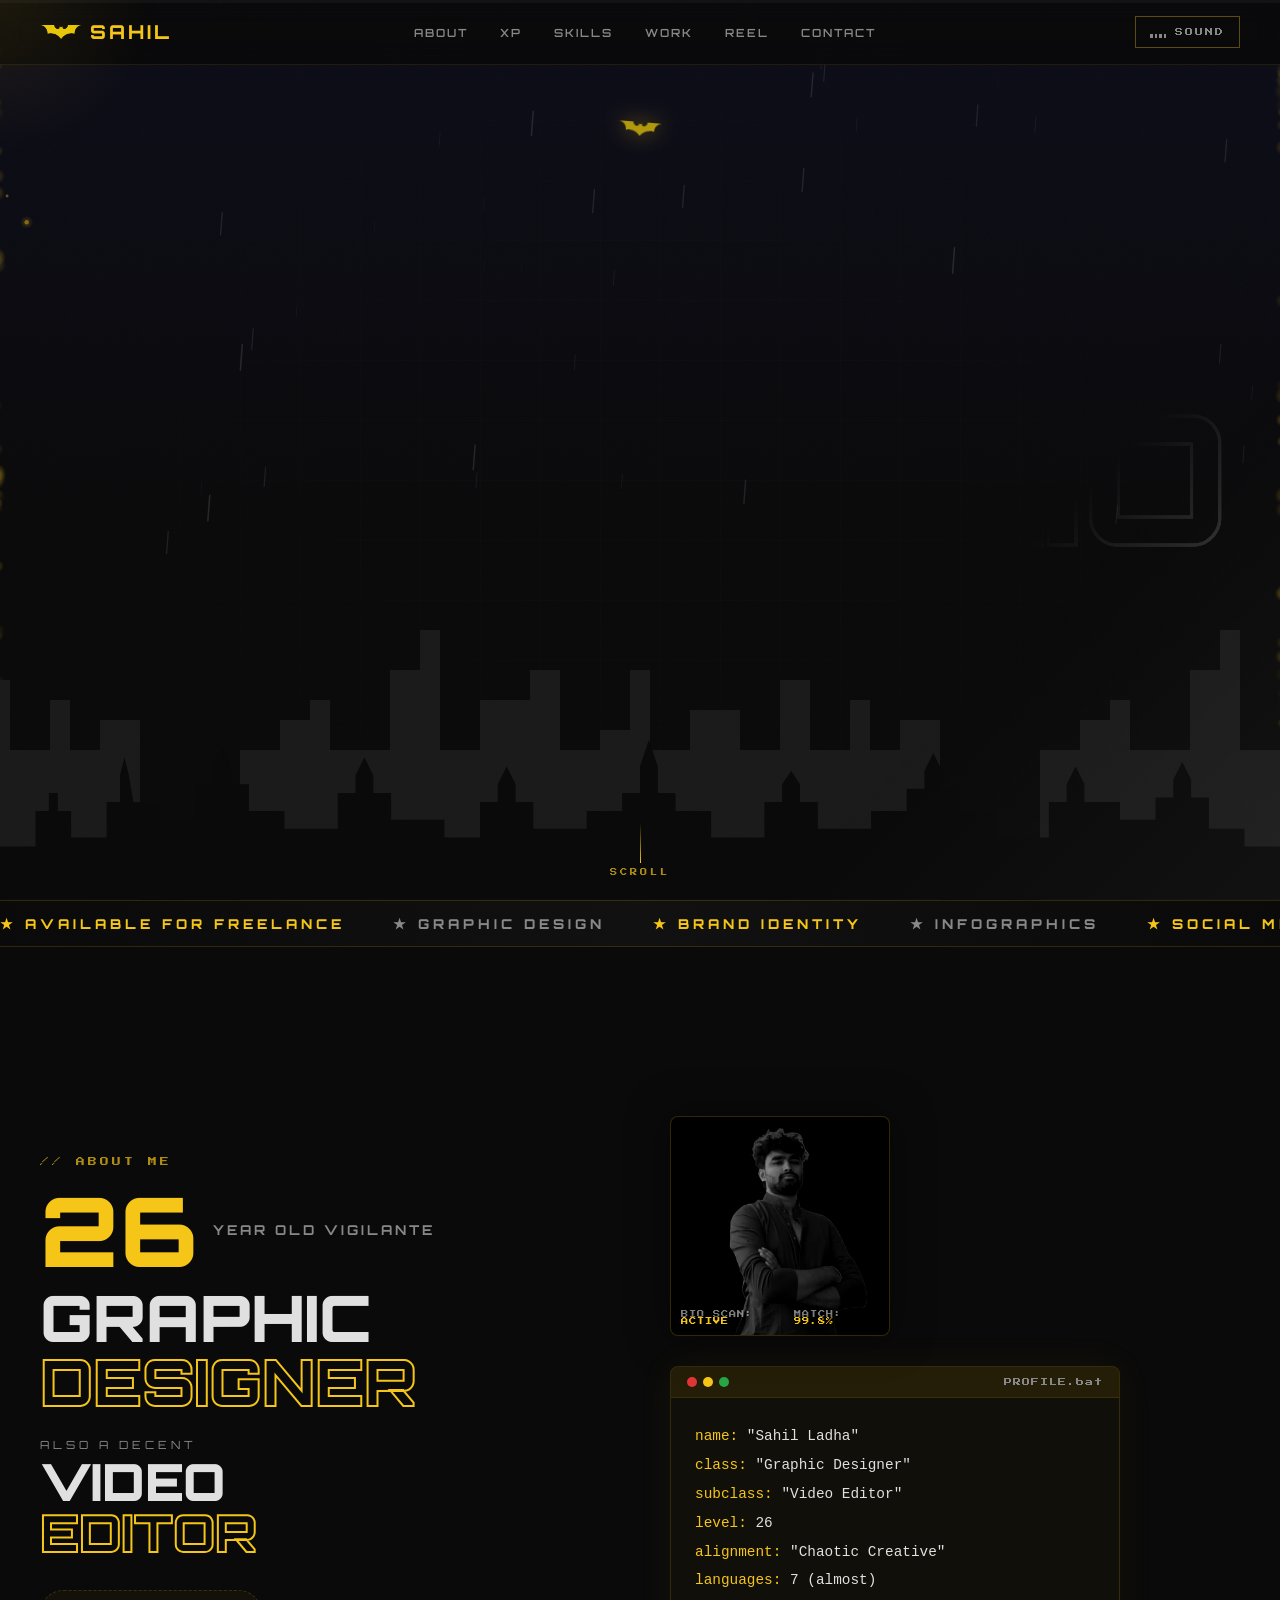
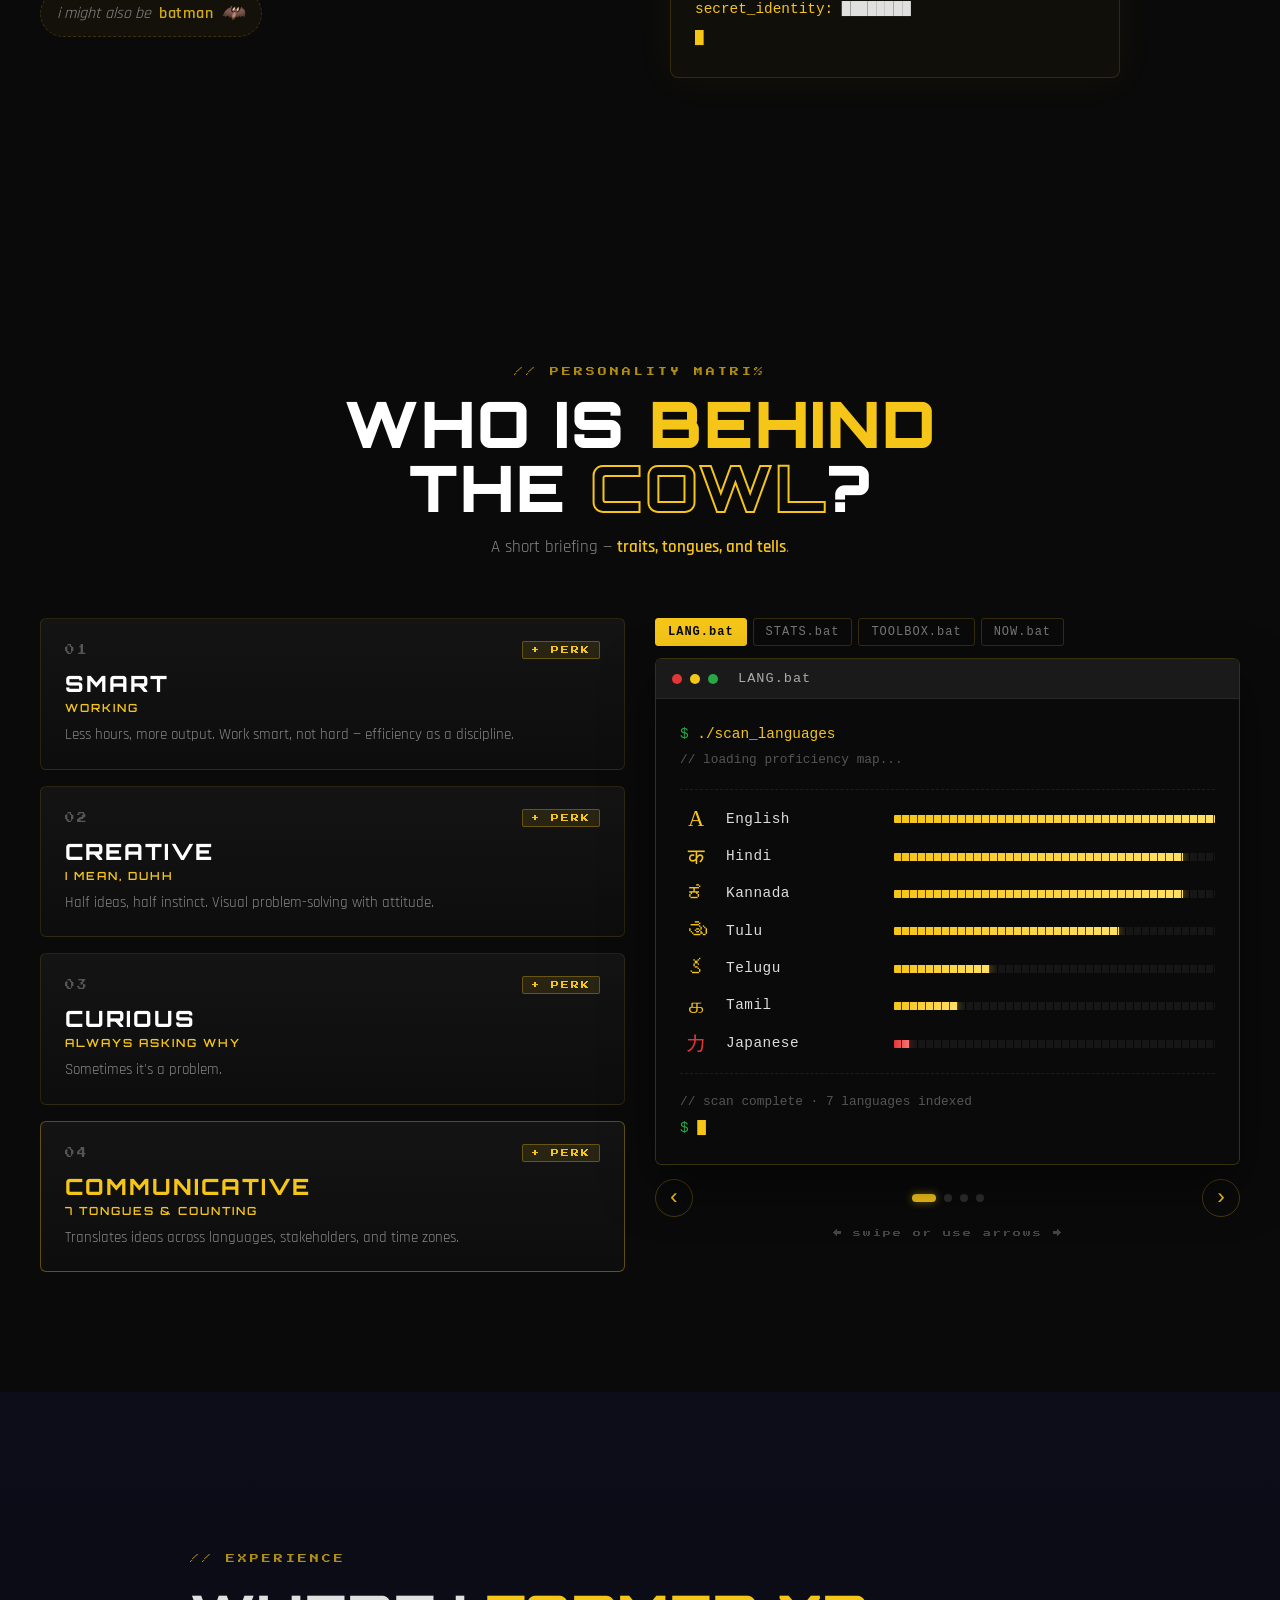
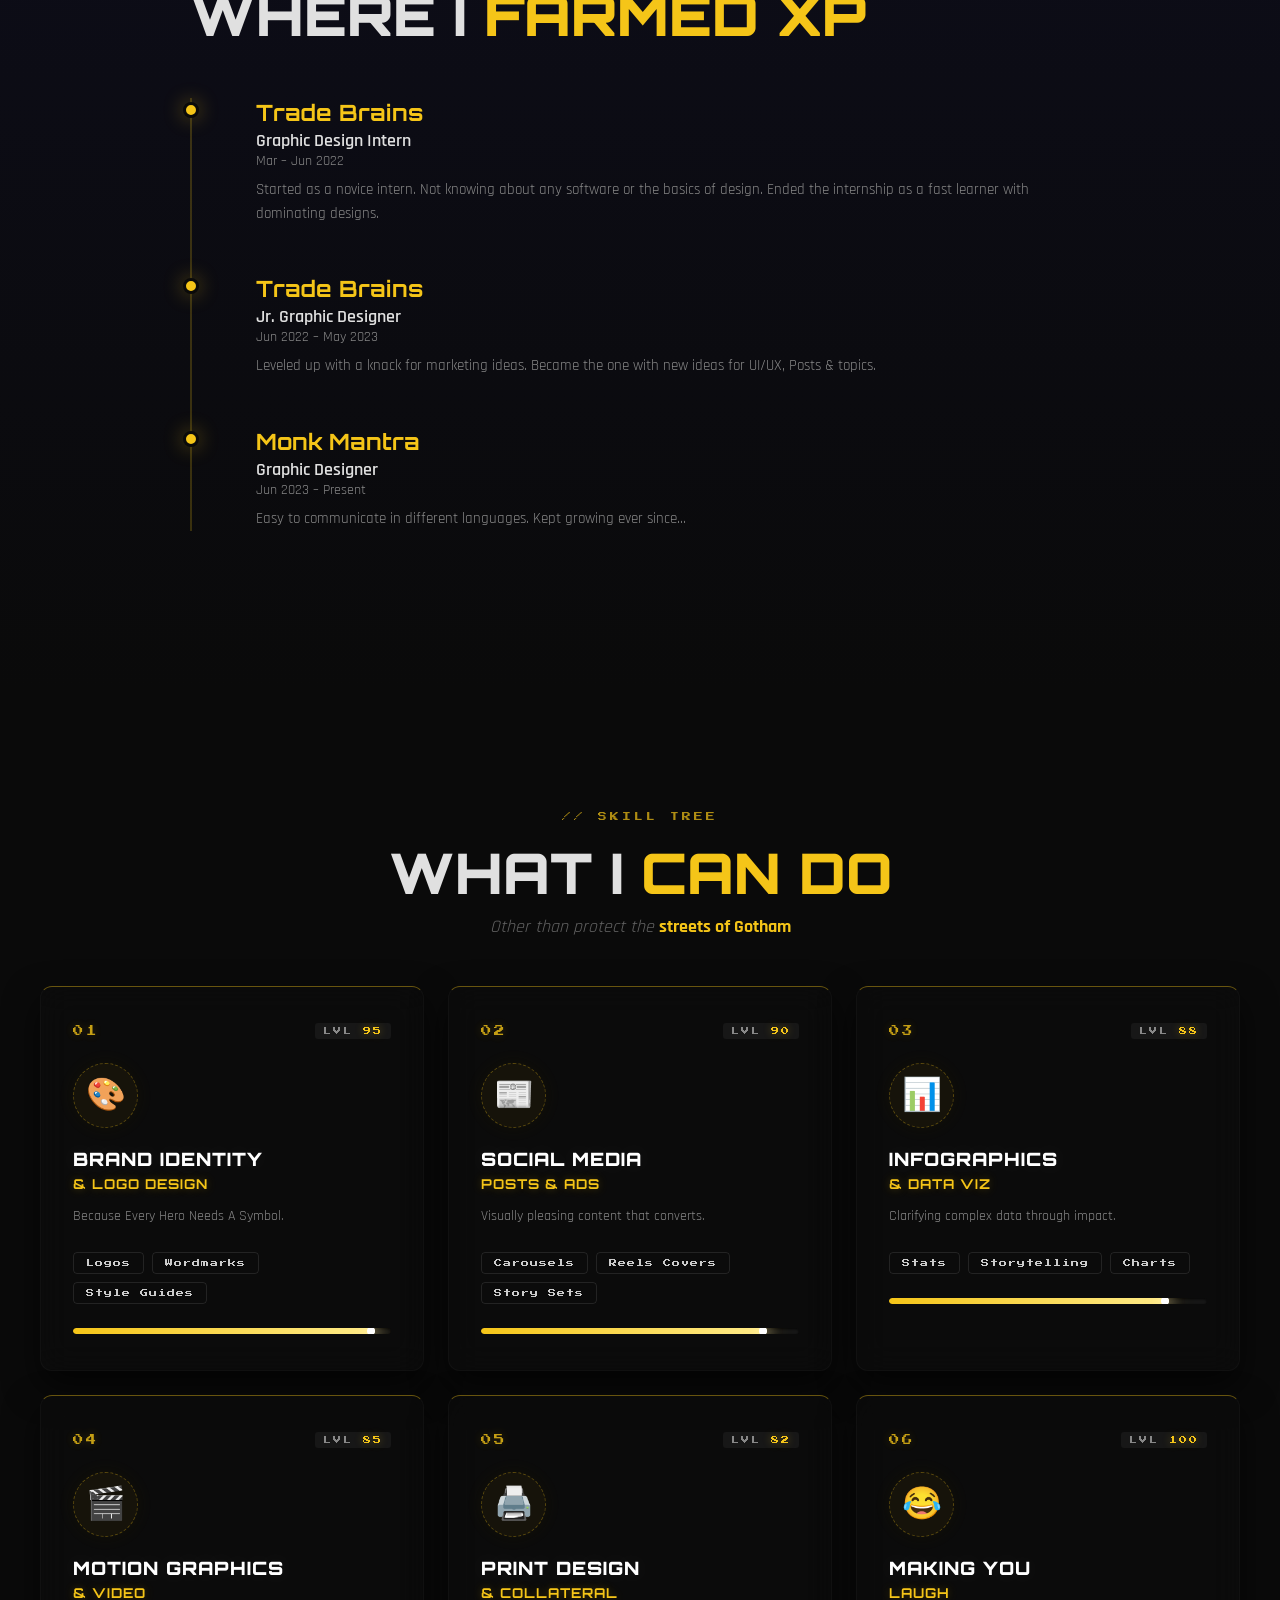
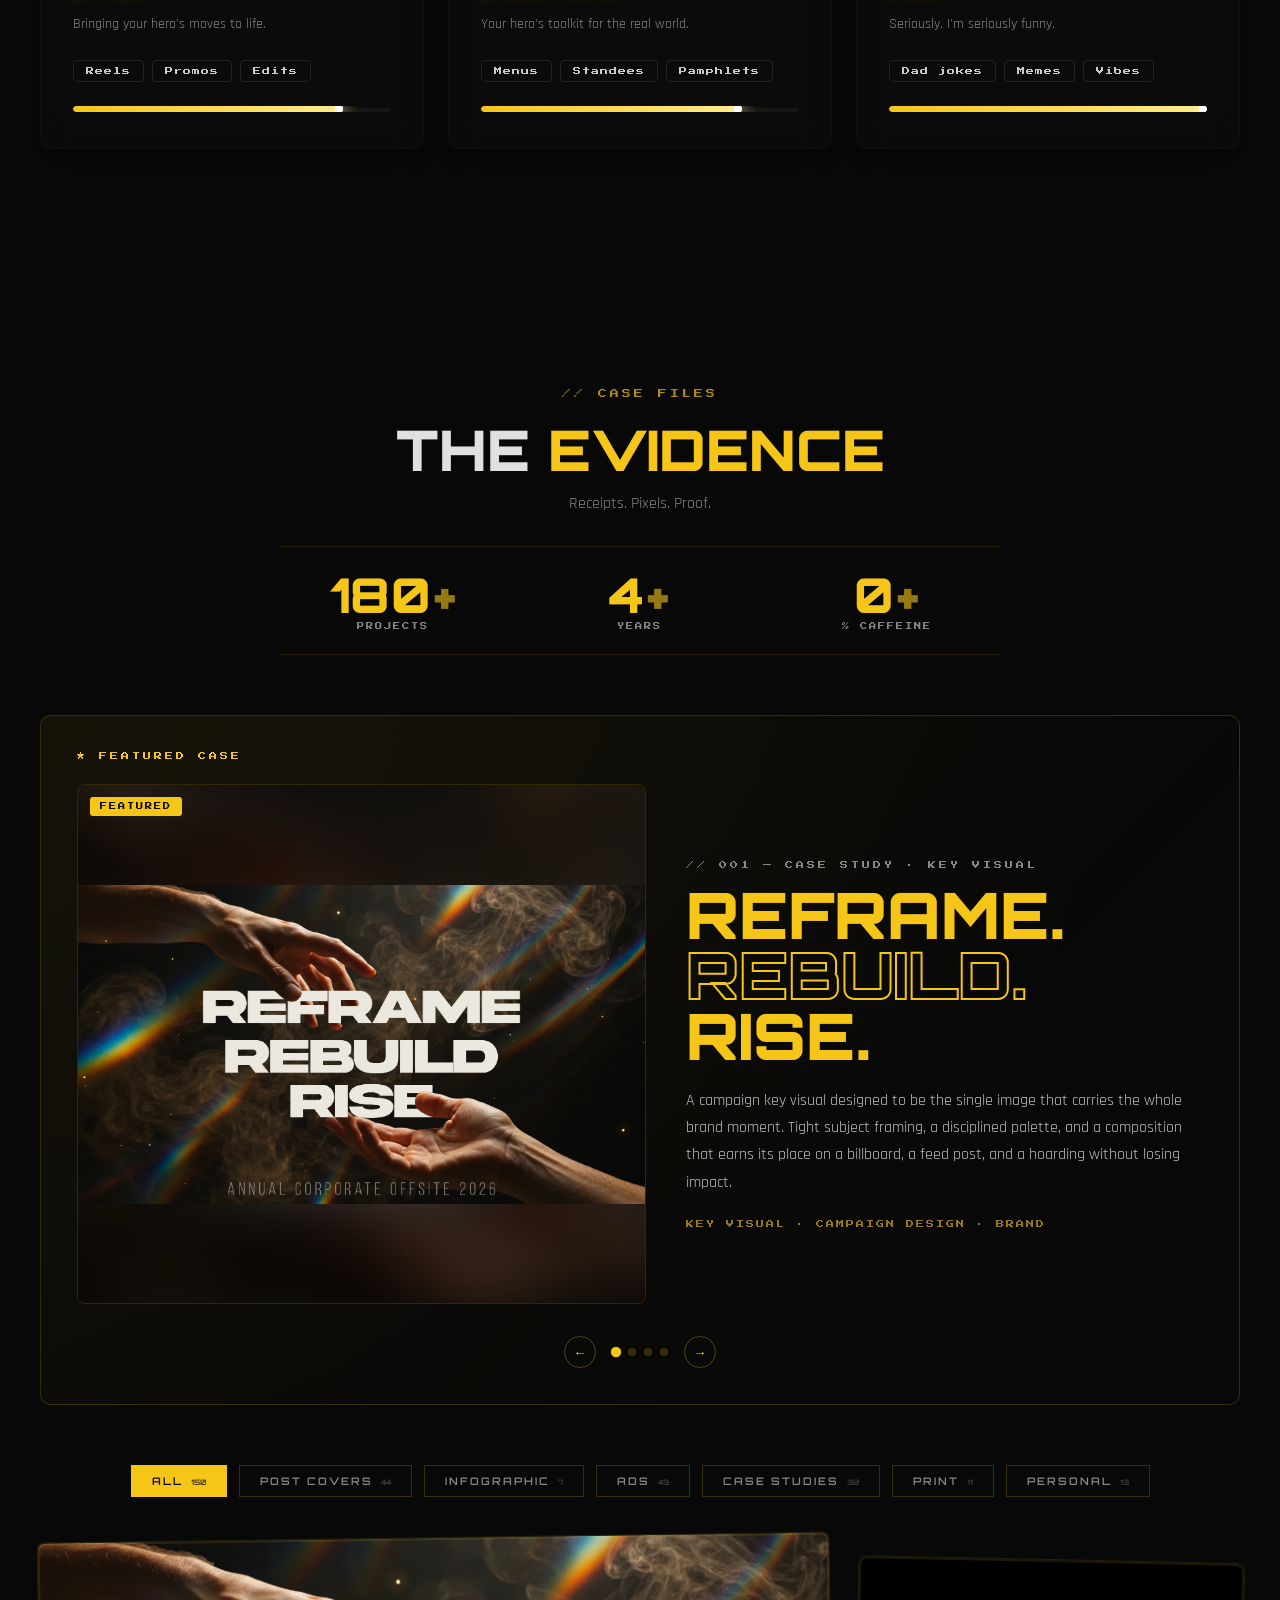
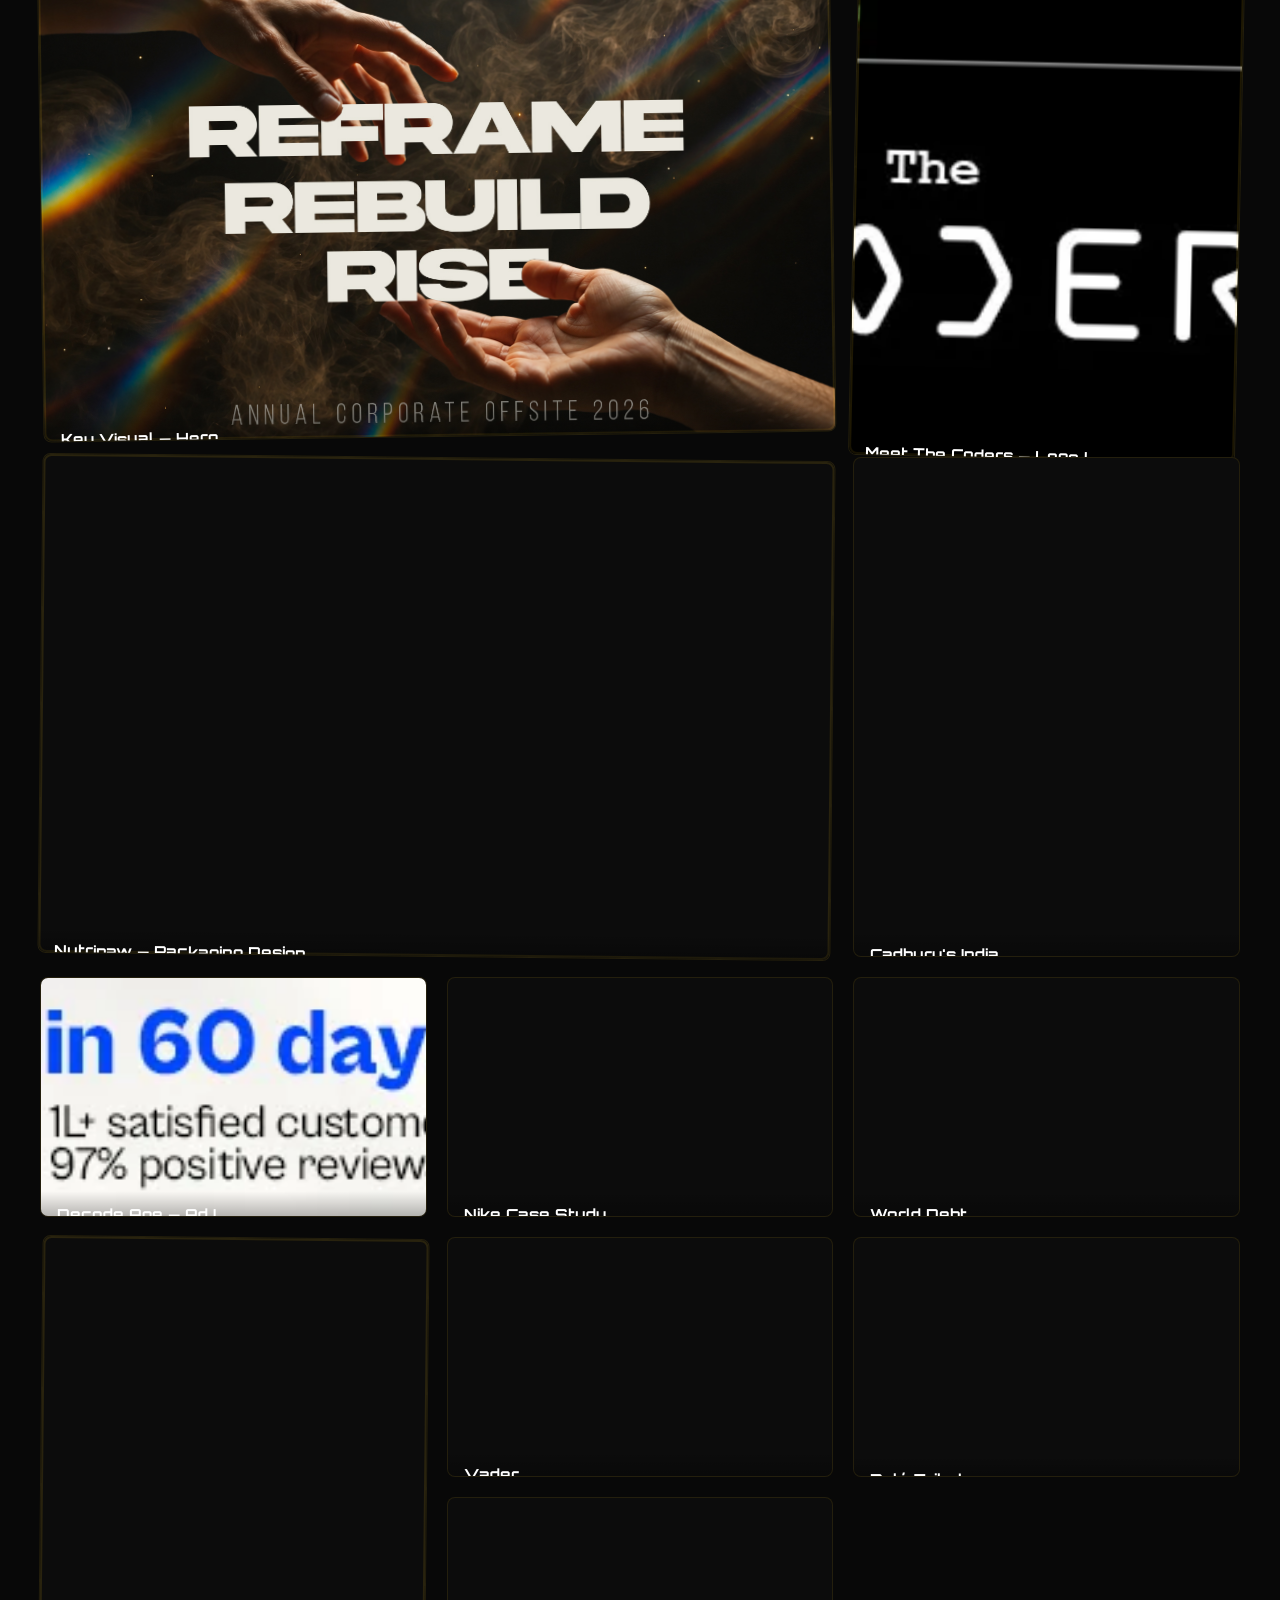
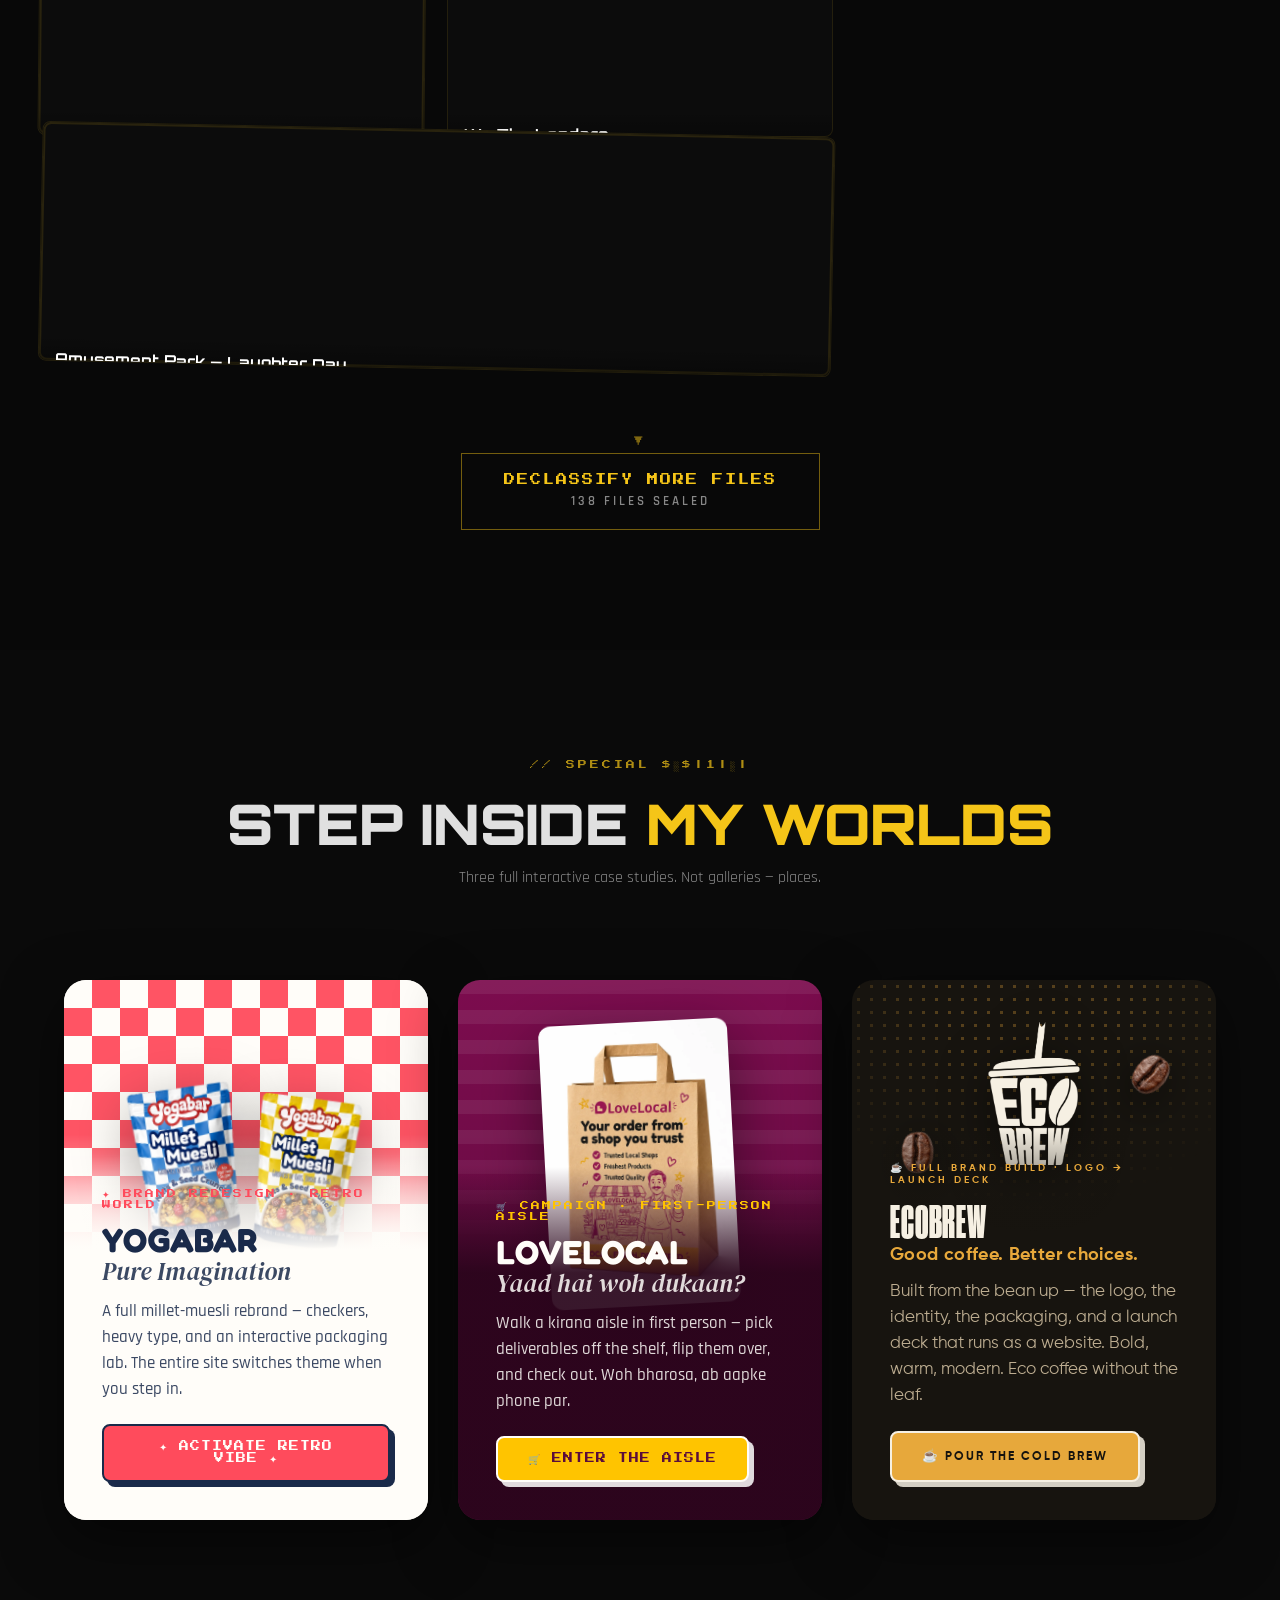
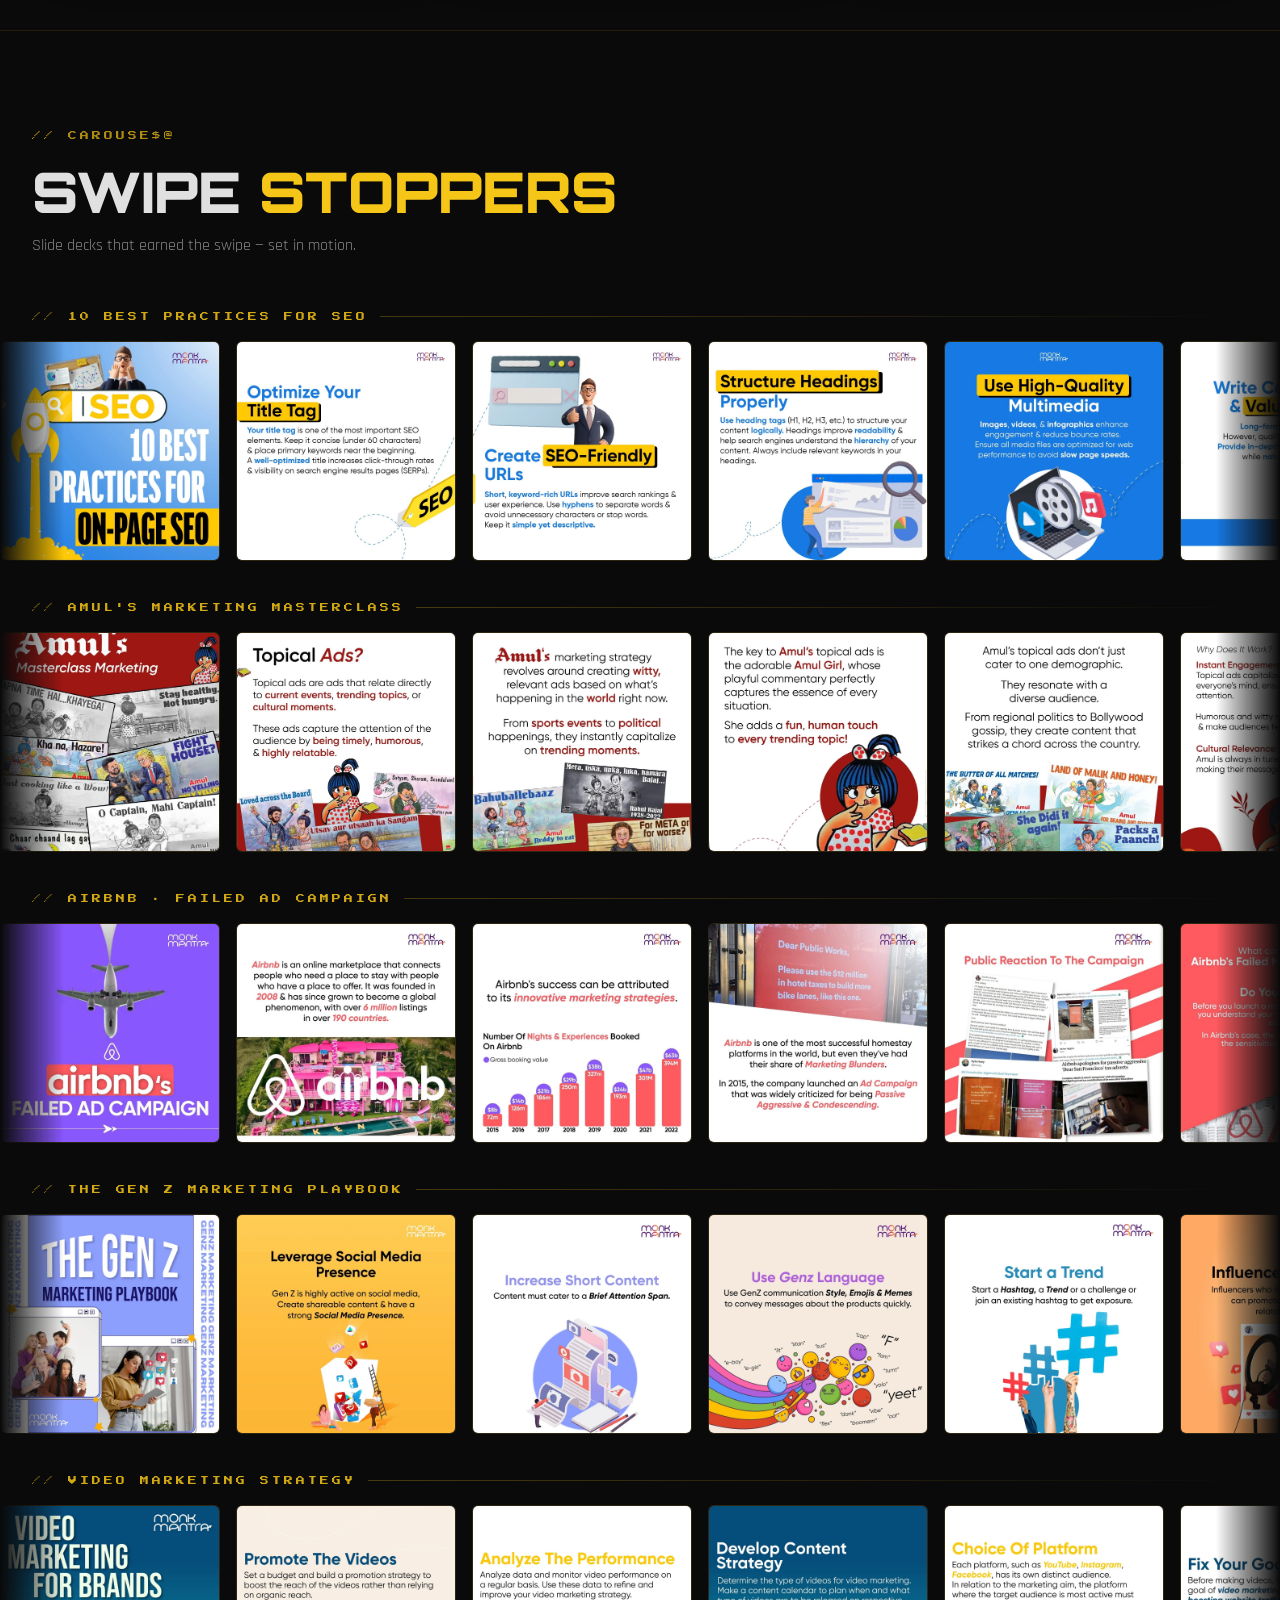
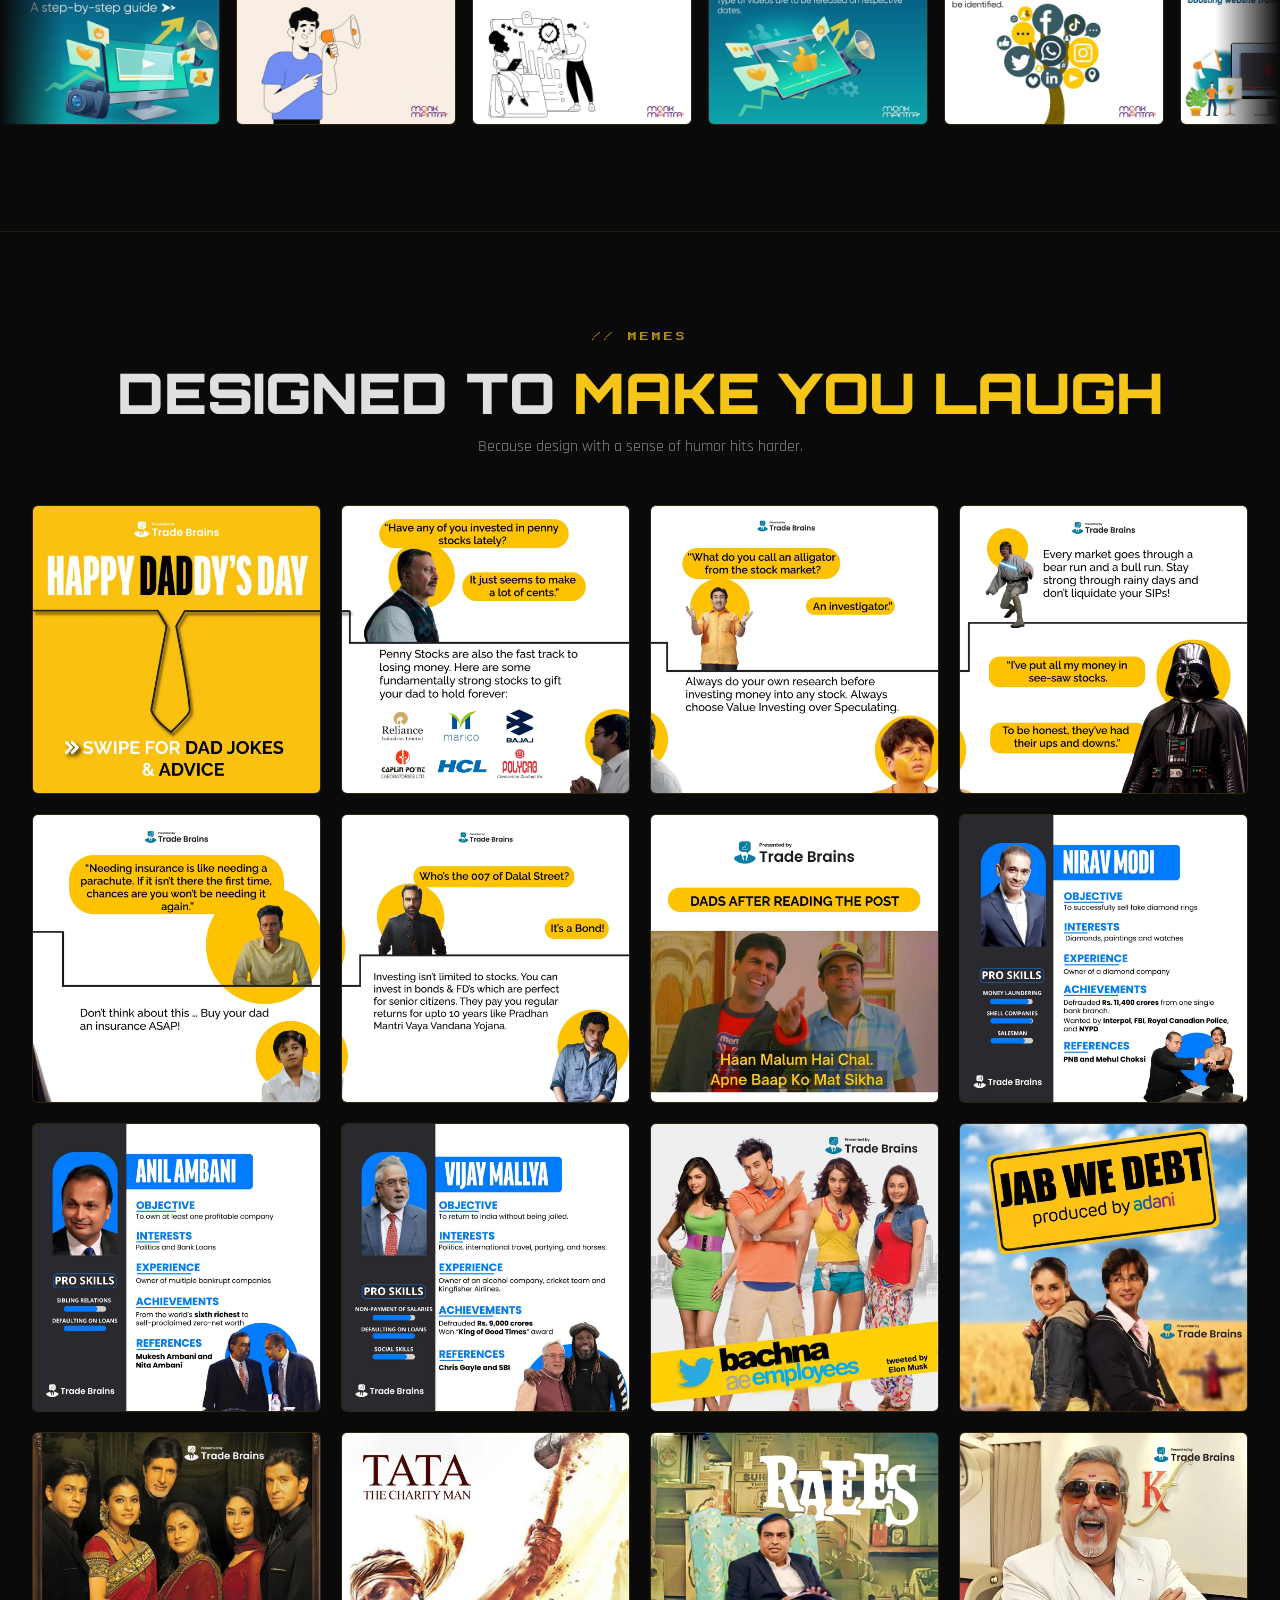
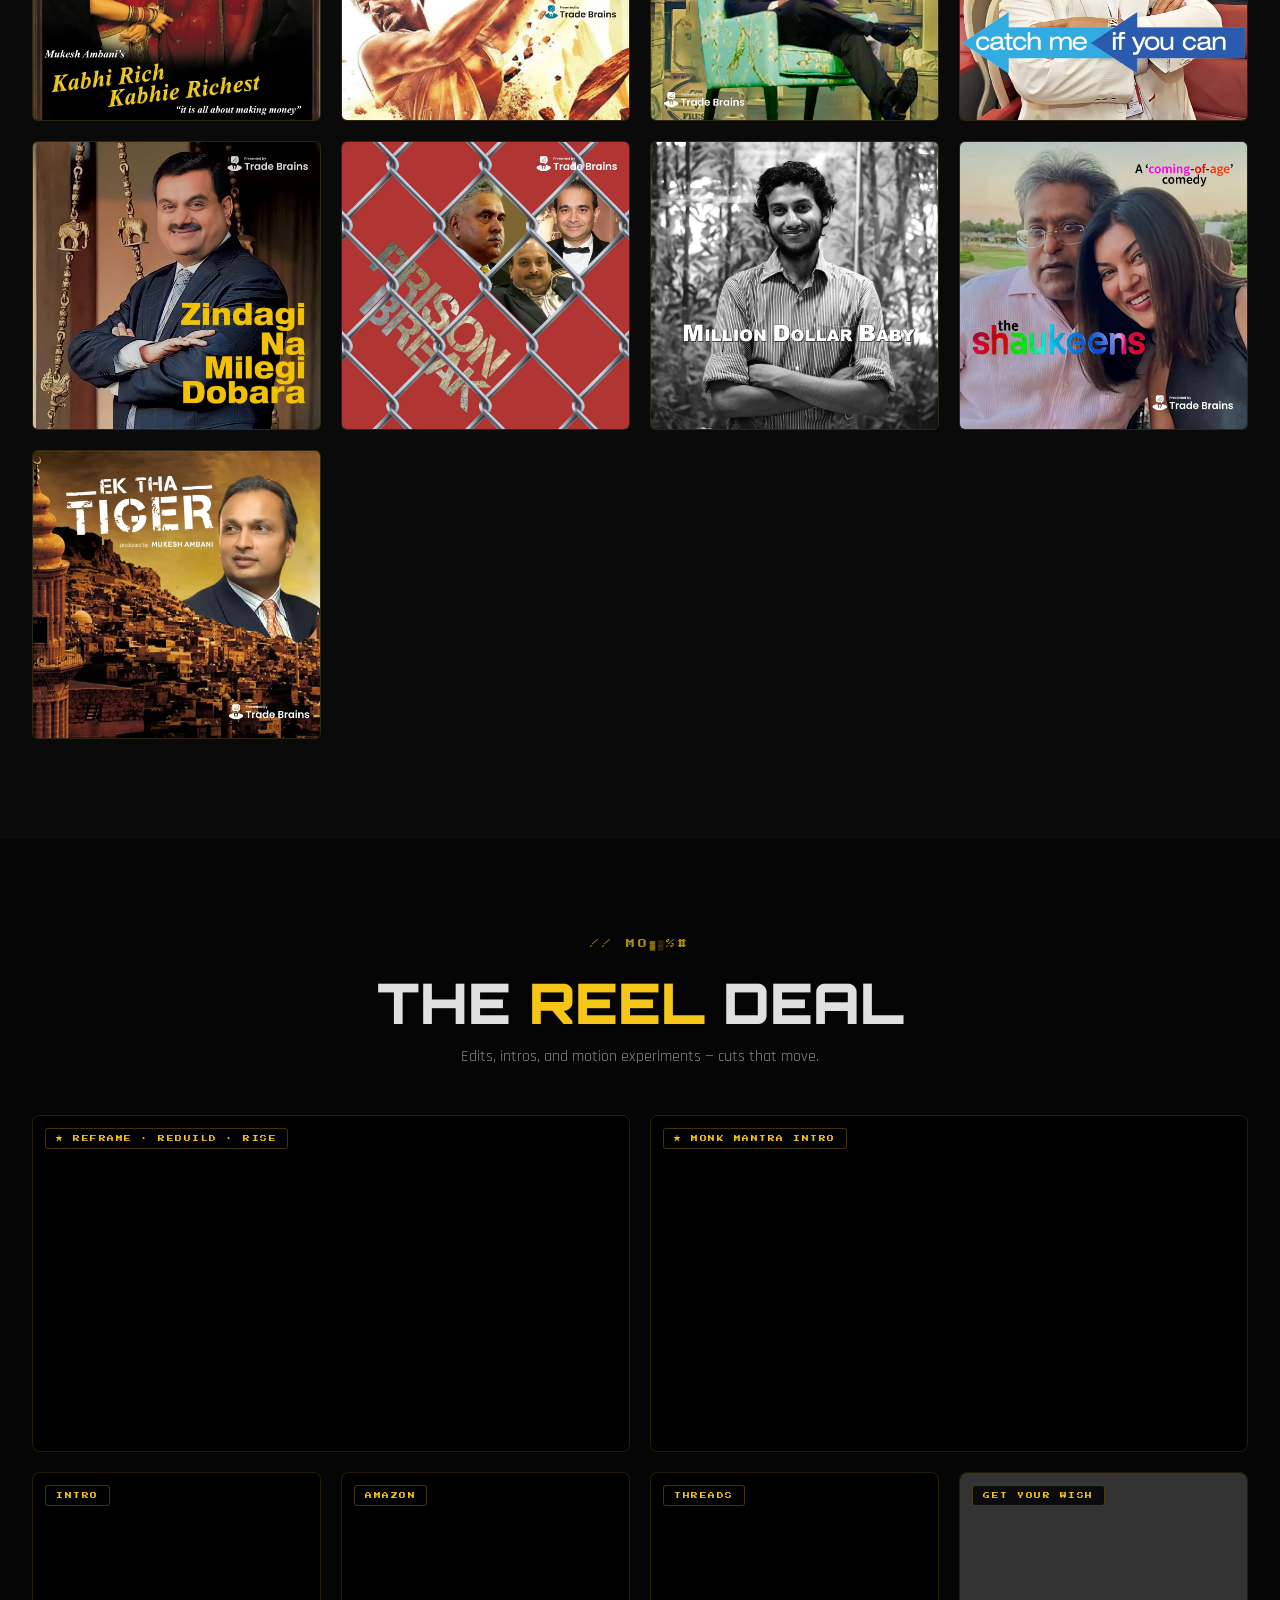
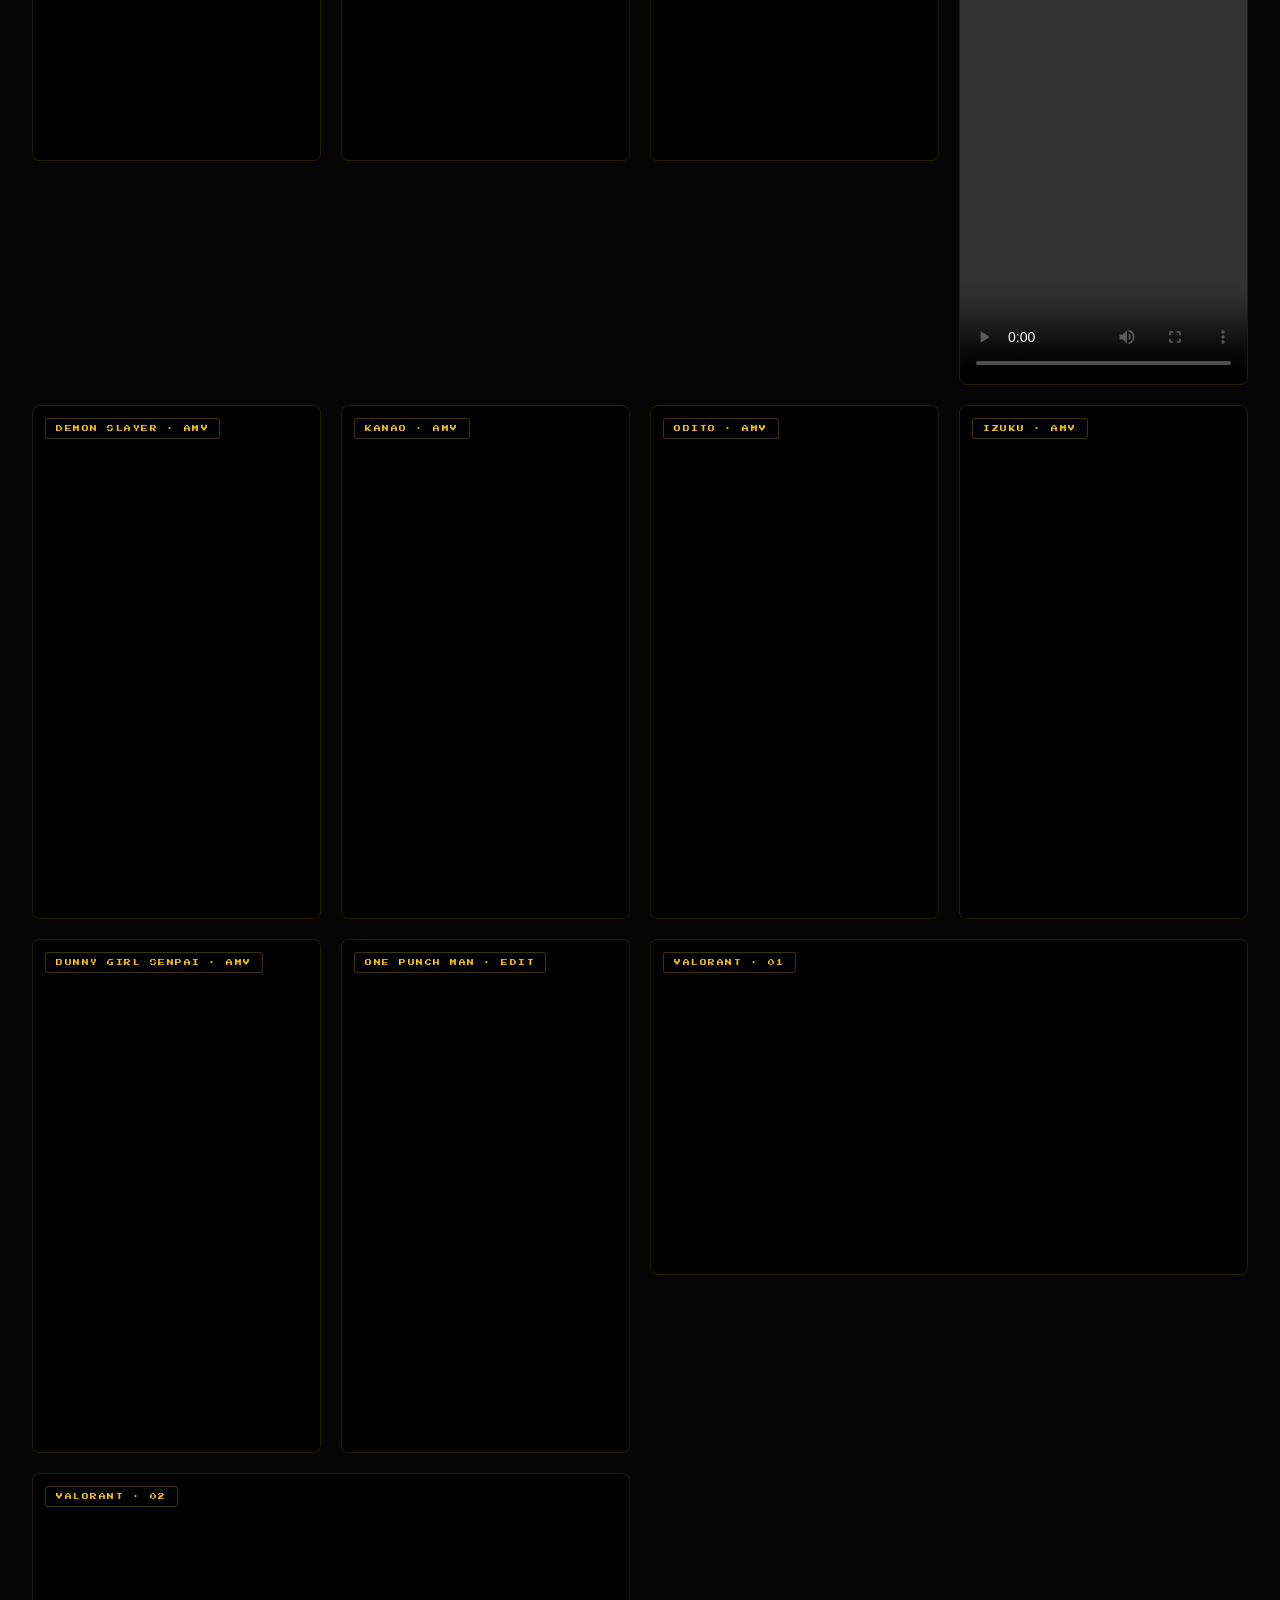
<file: index.html>
<!DOCTYPE html>
<html lang="en">
<head>
    <meta charset="UTF-8">
    <meta name="viewport" content="width=device-width, initial-scale=1.0">
    <title>Sahil Ladha · Designer from the Shadows</title>
    <meta name="description" content="Portfolio of Sahil Ladha — Graphic Designer & Video Editor. Batman-themed creative portfolio.">
    <meta name="theme-color" content="#0a0a0a">
    <link rel="icon" type="image/webp" href="batman%20logo.webp">
    <!-- Open Graph / social sharing -->
    <meta property="og:type" content="website">
    <meta property="og:title" content="Sahil Ladha · Designer from the Shadows">
    <meta property="og:description" content="Graphic Designer & Video Editor. 180+ projects shipped. Batman-themed creative portfolio — enter the Batcave.">
    <meta property="og:url" content="https://saillqt.github.io/portfolio/">
    <meta property="og:image" content="https://saillqt.github.io/portfolio/portfolio-images/case-study/1200x628.jpg">
    <meta name="twitter:card" content="summary_large_image">
    <meta name="twitter:title" content="Sahil Ladha · Designer from the Shadows">
    <meta name="twitter:description" content="Graphic Designer & Video Editor. 180+ projects shipped. Batman-themed creative portfolio.">
    <meta name="twitter:image" content="https://saillqt.github.io/portfolio/portfolio-images/case-study/1200x628.jpg">
    <link rel="preconnect" href="https://fonts.googleapis.com">
    <link rel="preconnect" href="https://fonts.gstatic.com" crossorigin>
    <link href="https://fonts.googleapis.com/css2?family=Orbitron:wght@400;500;600;700;800;900&family=Rajdhani:wght@300;400;500;600;700&family=Press+Start+2P&family=Creepster&family=Bagel+Fat+One&family=DM+Serif+Display:ital@0;1&family=Fredoka:wght@500;600;700&family=Amatic+SC:wght@400;700&family=Inter:wght@400;500;600;700;800&family=Space+Mono:wght@400;700&display=swap" rel="stylesheet">
    <link rel="stylesheet" href="style.css?v=exp-1">
</head>
<body>

    <!-- Staggered Panel Transition Overlay -->
    <div id="transition-overlay" class="transition-overlay">
        <div class="transition-bar bar-1"></div>
        <div class="transition-bar bar-2"></div>
        <div class="transition-bar bar-3"></div>
    </div>
    
    <!-- Floating Restorer for Batman Vibe -->
    <button class="batman-vibe-restore" id="batman-vibe-restore">
        <img src="batman%20logo.webp" alt="" width="20">
        <span>RESTORE BATMAN MODE</span>
    </button>

    <!-- Cursor glow effect -->
    <div class="cursor-glow" id="cursorGlow"></div>

    <!-- Loading Screen -->
    <div class="loader" id="loader">
        <img class="loader__bat" src="batman%20logo.webp" alt="" width="160">
        <div class="loader__bar"><div class="loader__fill"></div></div>
        <p class="loader__text">INITIALIZING BATCAVE...</p>
    </div>

    <!-- ============ NAV ============ -->
    <nav id="mainNav">
        <a href="#hero" class="nav__logo">
            <img class="nav__bat-icon" src="batman%20logo.webp" alt="" width="42">
            SAHIL
        </a>
        <ul class="nav__links">
            <li><a href="#about" data-text="ABOUT">ABOUT</a></li>
            <li><a href="#experience" data-text="XP">XP</a></li>
            <li><a href="#skills" data-text="SKILLS">SKILLS</a></li>
            <li><a href="#work" data-text="WORK">WORK</a></li>
            <li><a href="#videos" data-text="REEL">REEL</a></li>
            <li><a href="#contact" data-text="CONTACT">CONTACT</a></li>
        </ul>
        <button class="nav__sound" id="soundToggle" type="button" aria-pressed="false" title="Batcave ambience — rain, thunder & a low score">
            <span class="nav__sound-bars" aria-hidden="true"><i></i><i></i><i></i><i></i></span>
            <span class="nav__sound-label">SOUND</span>
        </button>
        <button class="nav__burger" id="navBurger" aria-label="Toggle menu">
            <span></span><span></span><span></span>
        </button>
    </nav>

    <!-- ============ HERO ============ -->
    <section id="hero" class="section">
        <div class="hero__particles" id="heroParticles"></div>
        <div class="hero__cityscape" aria-hidden="true"></div>
        <div class="hero__grid-bg" aria-hidden="true"></div>
        <div class="hero__beam" aria-hidden="true"></div>
        <div class="noise" aria-hidden="true"></div>
        <div class="hero__content">
            <h1 class="hero__title">
                <span class="hero__title-line hero__title-line--1" data-text="DESIGN">DESIGN</span>
                <span class="hero__title-line hero__title-line--2" data-text="PORTFOLIO">PORTFOLIO</span>
            </h1>
            <div class="hero__sub">
                <span class="hero__line"></span>
                <p>GRAPHIC DESIGNER <span class="hero__amp">&</span> VIDEO EDITOR</p>
                <span class="hero__line"></span>
            </div>
            <p class="hero__tagline">I'm <strong>Sahil Ladha</strong></p>
            <a href="#about" class="hero__cta magnetic">
                <span class="hero__cta-text">BEGIN INVESTIGATION</span>
                <span class="hero__cta-icon">↓</span>
            </a>
        </div>
        <div class="hero__scroll" aria-hidden="true">
            <span></span>
            <p>SCROLL</p>
        </div>
        <!-- Gotham Skyline SVG -->
        <div class="hero__skyline">
            <svg viewBox="0 0 1440 200" preserveAspectRatio="none">
                <path d="M0,200 L0,140 L40,140 L40,100 L55,100 L55,80 L65,80 L65,100 L80,100 L80,130 L120,130 L120,90 L135,90 L135,60 L140,40 L145,60 L150,90 L180,90 L180,110 L220,110 L220,70 L240,70 L240,50 L250,30 L260,50 L260,70 L280,70 L280,100 L320,100 L320,120 L380,120 L380,80 L400,80 L400,60 L410,40 L420,60 L420,80 L440,80 L440,110 L500,110 L500,130 L540,130 L540,90 L560,90 L560,70 L570,50 L580,70 L580,90 L600,90 L600,120 L660,120 L660,100 L700,100 L700,80 L720,80 L720,50 L730,20 L740,50 L740,80 L760,80 L760,100 L800,100 L800,130 L860,130 L860,90 L880,90 L880,70 L890,55 L900,70 L900,90 L920,90 L920,120 L980,120 L980,100 L1020,100 L1020,75 L1040,75 L1040,55 L1050,35 L1060,55 L1060,75 L1080,75 L1080,100 L1120,100 L1120,130 L1180,130 L1180,90 L1200,90 L1200,70 L1210,50 L1220,70 L1220,90 L1260,90 L1260,110 L1300,110 L1300,85 L1320,85 L1320,65 L1330,45 L1340,65 L1340,85 L1360,85 L1360,120 L1400,120 L1400,140 L1440,140 L1440,200Z" fill="#0a0a0a"/>
            </svg>
        </div>
    </section>

    <!-- ============ MARQUEE ============ -->
    <div class="marquee" aria-hidden="true">
        <div class="marquee__track">
            <span>★ AVAILABLE FOR FREELANCE</span><span>★ GRAPHIC DESIGN</span><span>★ BRAND IDENTITY</span><span>★ INFOGRAPHICS</span><span>★ SOCIAL MEDIA</span><span>★ LET'S TALK</span>
            <span>★ AVAILABLE FOR FREELANCE</span><span>★ GRAPHIC DESIGN</span><span>★ BRAND IDENTITY</span><span>★ INFOGRAPHICS</span><span>★ SOCIAL MEDIA</span><span>★ LET'S TALK</span>
        </div>
    </div>

    <!-- ============ ABOUT ============ -->
    <section id="about" class="section section--dark">
        <div class="about__grid">
            <div class="about__left">
                <span class="section__label">// ABOUT ME</span>
                <div class="about__age-block">
                    <span class="about__age">26</span>
                    <span class="about__age-text">YEAR OLD VIGILANTE</span>
                </div>
                <h2 class="about__role">
                    GRAPHIC<br>
                    <span class="text--stroke">DESIGNER</span>
                </h2>
                <div class="about__also">
                    <p class="about__also-label">ALSO A DECENT</p>
                    <h3 class="about__role-2">VIDEO<br><span class="text--stroke">EDITOR</span></h3>
                </div>
                <p class="about__batman-note">i might also be <em>batman</em> <span>🦇</span></p>
            </div>
            <div class="about__right">
                <div class="about__photo-wrap">
                    <img data-src="sahil.webp" alt="Sahil Ladha" class="about__photo">
                    <div class="about__photo-scan"></div>
                    <div class="about__photo-hud">
                        <span>BIO_SCAN: <span class="text--yellow">ACTIVE</span></span>
                        <span>MATCH: <span class="text--yellow">99.8%</span></span>
                    </div>
                </div>
                <div class="about__card">
                    <div class="about__card-header">
                        <span class="about__card-dot"></span>
                        <span class="about__card-dot"></span>
                        <span class="about__card-dot"></span>
                        <span class="about__card-title">PROFILE.bat</span>
                    </div>
                    <div class="about__card-body">
                        <p><span class="code--key">name:</span> <span class="code--val">"Sahil Ladha"</span></p>
                        <p><span class="code--key">class:</span> <span class="code--val">"Graphic Designer"</span></p>
                        <p><span class="code--key">subclass:</span> <span class="code--val">"Video Editor"</span></p>
                        <p><span class="code--key">level:</span> <span class="code--val">26</span></p>
                        <p><span class="code--key">alignment:</span> <span class="code--val">"Chaotic Creative"</span></p>
                        <p><span class="code--key">languages:</span> <span class="code--val">7 (almost)</span></p>
                        <p><span class="code--key">secret_identity:</span> <span class="code--val">████████</span></p>
                        <p class="code--blink">█</p>
                    </div>
                </div>
            </div>
        </div>
    </section>

    <!-- ============ TRAITS ============ -->
    <section id="traits" class="section section--dark traits">
        <div class="traits__inner">
            <div class="traits__head">
                <span class="section__label">// PERSONALITY MATRIX</span>
                <h2 class="traits__h">WHO IS <span class="text--yellow">BEHIND</span><br>THE <span class="text--stroke">COWL</span>?</h2>
                <p class="traits__intro">A short briefing — <em>traits, tongues, and tells</em>.</p>
            </div>

            <div class="traits__grid2">
                <!-- LEFT: Perk cards -->
                <div class="perks">
                    <div class="perk">
                        <div class="perk__head">
                            <span class="perk__num">01</span>
                            <span class="perk__tag">+ PERK</span>
                        </div>
                        <h3 class="perk__title">SMART <span>WORKING</span></h3>
                        <p class="perk__desc">Less hours, more output. Work smart, not hard — efficiency as a discipline.</p>
                    </div>
                    <div class="perk">
                        <div class="perk__head">
                            <span class="perk__num">02</span>
                            <span class="perk__tag">+ PERK</span>
                        </div>
                        <h3 class="perk__title">CREATIVE <span>I MEAN, DUHH</span></h3>
                        <p class="perk__desc">Half ideas, half instinct. Visual problem-solving with attitude.</p>
                    </div>
                    <div class="perk">
                        <div class="perk__head">
                            <span class="perk__num">03</span>
                            <span class="perk__tag">+ PERK</span>
                        </div>
                        <h3 class="perk__title">CURIOUS <span>ALWAYS ASKING WHY</span></h3>
                        <p class="perk__desc">Sometimes it's a problem.</p>
                    </div>
                    <div class="perk perk--accent">
                        <div class="perk__head">
                            <span class="perk__num">04</span>
                            <span class="perk__tag">+ PERK</span>
                        </div>
                        <h3 class="perk__title">COMMUNICATIVE <span>7 TONGUES &amp; COUNTING</span></h3>
                        <p class="perk__desc">Translates ideas across languages, stakeholders, and time zones.</p>
                    </div>
                </div>

                <!-- RIGHT: Swipeable terminal deck -->
                <div class="term-deck" id="termDeck">
                    <!-- Tabs -->
                    <div class="term-deck__tabs" role="tablist">
                        <button class="term-deck__tab is-active" data-idx="0" type="button">LANG.bat</button>
                        <button class="term-deck__tab" data-idx="1" type="button">STATS.bat</button>
                        <button class="term-deck__tab" data-idx="2" type="button">TOOLBOX.bat</button>
                        <button class="term-deck__tab" data-idx="3" type="button">NOW.bat</button>
                    </div>

                    <!-- Cards -->
                    <div class="term-deck__viewport">
                        <div class="term-deck__track">

                            <!-- 0 — LANG.bat -->
                            <div class="lang-card term-card is-active" data-idx="0">
                                <div class="lang-card__header">
                                    <span class="lang-card__dot"></span>
                                    <span class="lang-card__dot"></span>
                                    <span class="lang-card__dot"></span>
                                    <span class="lang-card__title">LANG.bat</span>
                                </div>
                                <div class="lang-card__body">
                                    <p class="lang-card__line"><span class="code--key">$</span> <span class="code--val">./scan_languages</span></p>
                                    <p class="lang-card__line lang-card__line--muted">// loading proficiency map...</p>
                                    <ul class="lang-list">
                                        <li style="--p:100"><span class="lang-list__char">A</span><span class="lang-list__name">English</span><span class="lang-list__bar"><span class="lang-list__fill"></span></span></li>
                                        <li style="--p:90"><span class="lang-list__char">क</span><span class="lang-list__name">Hindi</span><span class="lang-list__bar"><span class="lang-list__fill"></span></span></li>
                                        <li style="--p:90"><span class="lang-list__char">ಕ</span><span class="lang-list__name">Kannada</span><span class="lang-list__bar"><span class="lang-list__fill"></span></span></li>
                                        <li style="--p:70"><span class="lang-list__char">ತು</span><span class="lang-list__name">Tulu</span><span class="lang-list__bar"><span class="lang-list__fill"></span></span></li>
                                        <li style="--p:30"><span class="lang-list__char">క</span><span class="lang-list__name">Telugu</span><span class="lang-list__bar"><span class="lang-list__fill"></span></span></li>
                                        <li style="--p:20"><span class="lang-list__char">க</span><span class="lang-list__name">Tamil</span><span class="lang-list__bar"><span class="lang-list__fill"></span></span></li>
                                        <li style="--p:5" class="lang-list__low"><span class="lang-list__char">カ</span><span class="lang-list__name">Japanese</span><span class="lang-list__bar"><span class="lang-list__fill"></span></span></li>
                                    </ul>
                                    <p class="lang-card__line lang-card__line--muted">// scan complete · 7 languages indexed</p>
                                    <p class="lang-card__line"><span class="code--key">$</span> <span class="code--blink">█</span></p>
                                </div>
                            </div>

                            <!-- 1 — STATS.bat -->
                            <div class="lang-card term-card" data-idx="1">
                                <div class="lang-card__header">
                                    <span class="lang-card__dot"></span>
                                    <span class="lang-card__dot"></span>
                                    <span class="lang-card__dot"></span>
                                    <span class="lang-card__title">STATS.bat</span>
                                </div>
                                <div class="lang-card__body">
                                    <p class="lang-card__line"><span class="code--key">$</span> <span class="code--val">./fetch_lifetime_stats</span></p>
                                    <p class="lang-card__line lang-card__line--muted">// pulling from the cave servers...</p>
                                    <ul class="stat-list">
                                        <li><span class="stat-list__icon">🎮</span><span class="stat-list__label">Hours Gamed</span><span class="stat-list__val">15,000+</span></li>
                                        <li><span class="stat-list__icon">🎨</span><span class="stat-list__label">Projects Shipped</span><span class="stat-list__val">180+</span></li>
                                        <li><span class="stat-list__icon">⏱️</span><span class="stat-list__label">Hours in Photoshop</span><span class="stat-list__val">12,000+</span></li>
                                        <li><span class="stat-list__icon">🌙</span><span class="stat-list__label">All-Nighters Pulled</span><span class="stat-list__val">Lost Count</span></li>
                                        <li><span class="stat-list__icon">😂</span><span class="stat-list__label">Dad Jokes Told</span><span class="stat-list__val">Countless</span></li>
                                        <li><span class="stat-list__icon">🐛</span><span class="stat-list__label">Designs Trashed</span><span class="stat-list__val">9,000</span></li>
                                        <li><span class="stat-list__icon">🦇</span><span class="stat-list__label">Times Watched The Batman</span><span class="stat-list__val">47</span></li>
                                    </ul>
                                    <p class="lang-card__line lang-card__line--muted">// some stats may be exaggerated for effect</p>
                                    <p class="lang-card__line"><span class="code--key">$</span> <span class="code--blink">█</span></p>
                                </div>
                            </div>

                            <!-- 2 — TOOLBOX.bat -->
                            <div class="lang-card term-card" data-idx="2">
                                <div class="lang-card__header">
                                    <span class="lang-card__dot"></span>
                                    <span class="lang-card__dot"></span>
                                    <span class="lang-card__dot"></span>
                                    <span class="lang-card__title">TOOLBOX.bat</span>
                                </div>
                                <div class="lang-card__body">
                                    <p class="lang-card__line"><span class="code--key">$</span> <span class="code--val">./list_weapons</span></p>
                                    <p class="lang-card__line lang-card__line--muted">// utility belt loaded</p>
                                    <ul class="lang-list">
                                        <li style="--p:95"><span class="lang-list__char tool-ic tool-ic--ps">Ps</span><span class="lang-list__name">Photoshop</span><span class="lang-list__bar"><span class="lang-list__fill"></span></span></li>
                                        <li style="--p:92"><span class="lang-list__char tool-ic tool-ic--ai">Ai</span><span class="lang-list__name">Illustrator</span><span class="lang-list__bar"><span class="lang-list__fill"></span></span></li>
                                        <li style="--p:88"><span class="lang-list__char tool-ic tool-ic--ae">Ae</span><span class="lang-list__name">After Effects</span><span class="lang-list__bar"><span class="lang-list__fill"></span></span></li>
                                        <li style="--p:85"><span class="lang-list__char tool-ic tool-ic--pr">Pr</span><span class="lang-list__name">Premiere Pro</span><span class="lang-list__bar"><span class="lang-list__fill"></span></span></li>
                                        <li style="--p:90"><span class="lang-list__char tool-ic tool-ic--fg">Fg</span><span class="lang-list__name">Figma</span><span class="lang-list__bar"><span class="lang-list__fill"></span></span></li>
                                    </ul>
                                    <p class="lang-card__line lang-card__line--muted">// 5 tools mounted · auto-update enabled</p>
                                    <p class="lang-card__line"><span class="code--key">$</span> <span class="code--blink">█</span></p>
                                </div>
                            </div>

                            <!-- 3 — NOW.bat -->
                            <div class="lang-card term-card" data-idx="3">
                                <div class="lang-card__header">
                                    <span class="lang-card__dot"></span>
                                    <span class="lang-card__dot"></span>
                                    <span class="lang-card__dot"></span>
                                    <span class="lang-card__title">NOW.bat</span>
                                </div>
                                <div class="lang-card__body">
                                    <p class="lang-card__line"><span class="code--key">$</span> <span class="code--val">./status --live</span></p>
                                    <p class="lang-card__line lang-card__line--muted">// realtime feed · last sync: just now</p>
                                    <ul class="now-list">
                                        <li><span class="now-list__key">working_on</span><span class="now-list__sep">::</span><span class="now-list__val">"this very portfolio"</span></li>
                                        <li><span class="now-list__key">watching</span><span class="now-list__sep">::</span><span class="now-list__val">"The Batman (again)"</span></li>
                                        <li><span class="now-list__key">listening</span><span class="now-list__sep">::</span><span class="now-list__val">"Hans Zimmer + lo-fi"</span></li>
                                        <li><span class="now-list__key">reading</span><span class="now-list__sep">::</span><span class="now-list__val">"reddit at 2 a.m."</span></li>
                                        <li><span class="now-list__key">obsessed_with</span><span class="now-list__sep">::</span><span class="now-list__val">"bold typography"</span></li>
                                        <li><span class="now-list__key">location</span><span class="now-list__sep">::</span><span class="now-list__val">"Bangalore, IN"</span></li>
                                        <li><span class="now-list__key">mood</span><span class="now-list__sep">::</span><span class="now-list__val now-list__val--accent">"chaotically creative"</span></li>
                                        <li><span class="now-list__key">availability</span><span class="now-list__sep">::</span><span class="now-list__val now-list__val--ok">● open for work</span></li>
                                    </ul>
                                    <p class="lang-card__line lang-card__line--muted">// thanks for checking in</p>
                                    <p class="lang-card__line"><span class="code--key">$</span> <span class="code--blink">█</span></p>
                                </div>
                            </div>

                        </div>
                    </div>

                    <!-- Controls -->
                    <div class="term-deck__controls">
                        <button class="term-deck__arrow" data-dir="-1" type="button" aria-label="Previous">‹</button>
                        <div class="term-deck__dots">
                            <button class="term-deck__dot is-active" data-idx="0" type="button" aria-label="Card 1"></button>
                            <button class="term-deck__dot" data-idx="1" type="button" aria-label="Card 2"></button>
                            <button class="term-deck__dot" data-idx="2" type="button" aria-label="Card 3"></button>
                            <button class="term-deck__dot" data-idx="3" type="button" aria-label="Card 4"></button>
                        </div>
                        <button class="term-deck__arrow" data-dir="1" type="button" aria-label="Next">›</button>
                    </div>
                    <p class="term-deck__hint">← swipe or use arrows →</p>
                </div>
            </div>
        </div>
    </section>

    <!-- ============ EXPERIENCE ============ -->
    <section id="experience" class="section section--cave">
        <div class="xp__content">
            <span class="section__label">// EXPERIENCE</span>
            <h2 class="xp__title">WHERE I <span class="text--yellow">FARMED XP</span></h2>
            <div class="xp__timeline">
                <div class="xp__entry" data-year="2022">
                    <div class="xp__marker"></div>
                    <div class="xp__info">
                        <h3 class="xp__company">Trade Brains</h3>
                        <p class="xp__role">Graphic Design Intern</p>
                        <p class="xp__date">Mar – Jun 2022</p>
                        <p class="xp__desc">Started as a novice intern. Not knowing about any software or the basics of design. Ended the internship as a fast learner with dominating designs.</p>
                    </div>
                </div>
                <div class="xp__entry" data-year="2022-23">
                    <div class="xp__marker"></div>
                    <div class="xp__info">
                        <h3 class="xp__company">Trade Brains</h3>
                        <p class="xp__role">Jr. Graphic Designer</p>
                        <p class="xp__date">Jun 2022 – May 2023</p>
                        <p class="xp__desc">Leveled up with a knack for marketing ideas. Became the one with new ideas for UI/UX, Posts & topics.</p>
                    </div>
                </div>
                <div class="xp__entry" data-year="2023+">
                    <div class="xp__marker"></div>
                    <div class="xp__info">
                        <h3 class="xp__company">Monk Mantra</h3>
                        <p class="xp__role">Graphic Designer</p>
                        <p class="xp__date">Jun 2023 – Present</p>
                        <p class="xp__desc">Easy to communicate in different languages. Kept growing ever since...</p>
                    </div>
                </div>
            </div>
        </div>
    </section>

    <!-- ============ SKILLS ============ -->
    <section id="skills" class="section section--dark">
        <div class="skills__content">
            <span class="section__label">// SKILL TREE</span>
            <h2 class="skills__title">WHAT I <span class="text--yellow">CAN DO</span></h2>
            <p class="skills__intro"><em>Other than protect the</em> <strong>streets of Gotham</strong></p>
            <div class="skills__grid">
                <div class="skill-card" style="--lvl:95">
                    <div class="skill-card__head">
                        <span class="skill-card__num">01</span>
                        <span class="skill-card__lvl">LVL <strong>95</strong></span>
                    </div>
                    <div class="skill-card__icon">🎨</div>
                    <h3 class="skill-card__title">BRAND IDENTITY <span>& LOGO DESIGN</span></h3>
                    <p class="skill-card__sub">Because Every Hero Needs A Symbol.</p>
                    <ul class="skill-card__tags"><li>Logos</li><li>Wordmarks</li><li>Style Guides</li></ul>
                    <div class="skill-card__bar"><div class="skill-card__fill"></div></div>
                </div>
                <div class="skill-card" style="--lvl:90">
                    <div class="skill-card__head">
                        <span class="skill-card__num">02</span>
                        <span class="skill-card__lvl">LVL <strong>90</strong></span>
                    </div>
                    <div class="skill-card__icon">📰</div>
                    <h3 class="skill-card__title">SOCIAL MEDIA <span>POSTS & ADS</span></h3>
                    <p class="skill-card__sub">Visually pleasing content that converts.</p>
                    <ul class="skill-card__tags"><li>Carousels</li><li>Reels Covers</li><li>Story Sets</li></ul>
                    <div class="skill-card__bar"><div class="skill-card__fill"></div></div>
                </div>
                <div class="skill-card" style="--lvl:88">
                    <div class="skill-card__head">
                        <span class="skill-card__num">03</span>
                        <span class="skill-card__lvl">LVL <strong>88</strong></span>
                    </div>
                    <div class="skill-card__icon">📊</div>
                    <h3 class="skill-card__title">INFOGRAPHICS <span>& DATA VIZ</span></h3>
                    <p class="skill-card__sub">Clarifying complex data through impact.</p>
                    <ul class="skill-card__tags"><li>Stats</li><li>Storytelling</li><li>Charts</li></ul>
                    <div class="skill-card__bar"><div class="skill-card__fill"></div></div>
                </div>
                <div class="skill-card" style="--lvl:85">
                    <div class="skill-card__head">
                        <span class="skill-card__num">04</span>
                        <span class="skill-card__lvl">LVL <strong>85</strong></span>
                    </div>
                    <div class="skill-card__icon">🎬</div>
                    <h3 class="skill-card__title">MOTION GRAPHICS <span>& VIDEO</span></h3>
                    <p class="skill-card__sub">Bringing your hero's moves to life.</p>
                    <ul class="skill-card__tags"><li>Reels</li><li>Promos</li><li>Edits</li></ul>
                    <div class="skill-card__bar"><div class="skill-card__fill"></div></div>
                </div>
                <div class="skill-card" style="--lvl:82">
                    <div class="skill-card__head">
                        <span class="skill-card__num">05</span>
                        <span class="skill-card__lvl">LVL <strong>82</strong></span>
                    </div>
                    <div class="skill-card__icon">🖨️</div>
                    <h3 class="skill-card__title">PRINT DESIGN <span>& COLLATERAL</span></h3>
                    <p class="skill-card__sub">Your hero's toolkit for the real world.</p>
                    <ul class="skill-card__tags"><li>Menus</li><li>Standees</li><li>Pamphlets</li></ul>
                    <div class="skill-card__bar"><div class="skill-card__fill"></div></div>
                </div>
                <div class="skill-card" style="--lvl:100">
                    <div class="skill-card__head">
                        <span class="skill-card__num">06</span>
                        <span class="skill-card__lvl">LVL <strong>100</strong></span>
                    </div>
                    <div class="skill-card__icon">😂</div>
                    <h3 class="skill-card__title">MAKING YOU <span>LAUGH</span></h3>
                    <p class="skill-card__sub">Seriously. I'm seriously funny.</p>
                    <ul class="skill-card__tags"><li>Dad jokes</li><li>Memes</li><li>Vibes</li></ul>
                    <div class="skill-card__bar"><div class="skill-card__fill"></div></div>
                </div>
            </div>
        </div>
    </section>

    <!-- ============ WORK / CASE FILES ============ -->
    <section id="work" class="section section--work">
        <div class="work__content">
            <span class="section__label">// CASE FILES</span>
            <h2 class="work__title split-text"><span>THE</span> <span class="text--yellow">EVIDENCE</span></h2>
            <p class="work__sub">Receipts. Pixels. Proof.</p>

            <!-- Stats counter strip -->
            <div class="work__stats">
                <div class="work__stat"><span class="work__stat-num" data-count="180">0</span><span class="work__stat-label">PROJECTS</span></div>
                <div class="work__stat"><span class="work__stat-num" data-count="4">0</span><span class="work__stat-label">YEARS</span></div>
                <div class="work__stat"><span class="work__stat-num" data-count="0">0</span><span class="work__stat-label">% CAFFEINE</span></div>
            </div>

            <!-- Featured spotlight -->
            <div class="work__featured">
                <div class="work__featured-tag">★ FEATURED CASE</div>
                <div class="work__featured-deck">
                <!-- Slide 1: KV4 -->
                    <div class="work__featured-slide active">
                        <div class="work__featured-grid">
                            <div class="work__featured-img"
                                 data-tilt
                                 data-src="portfolio-images/case-study/KV4.webp"
                                 data-title="Key Visual — Campaign"
                                 data-tag="CASE STUDY"
                                 data-desc="A campaign key visual built to anchor an entire brand moment. Strong subject framing, controlled palette, and a layout that holds up across formats — billboards, social, and everything in between.">
                                <img src="portfolio-images/case-study/KV4.webp" alt="Key Visual 4" loading="eager" fetchpriority="high" decoding="async">
                                <span class="work__featured-badge">FEATURED</span>
                            </div>
                            <div class="work__featured-info">
                                <p class="work__featured-kicker">// 001 — CASE STUDY · KEY VISUAL</p>
                                <h3 class="work__featured-title">REFRAME. <span class="text--stroke">REBUILD.</span> RISE.</h3>
                                <p class="work__featured-desc">A campaign key visual designed to be the single image that carries the whole brand moment. Tight subject framing, a disciplined palette, and a composition that earns its place on a billboard, a feed post, and a hoarding without losing impact.</p>
                                <div class="work__featured-meta">
                                    <span>KEY VISUAL · CAMPAIGN DESIGN · BRAND</span>
                                </div>
                            </div>
                        </div>
                    </div>

                    <!-- Slide 3: Nutripaw -->
                    <div class="work__featured-slide">
                        <div class="work__featured-grid">
                            <div class="work__featured-img"
                                 data-tilt
                                 data-src="portfolio-images/case-study/nutripaw%201.webp"
                                 data-title="Nutripaw — Packaging Design"
                                 data-tag="CASE STUDY"
                                 data-desc="Honestly, the hardest part was coming up with the brand name. Once Nutripaw clicked, everything fell into place.">
                                <img src="portfolio-images/case-study/nutripaw%201.webp" alt="Nutripaw Packaging" loading="lazy" decoding="async">
                                <span class="work__featured-badge">FEATURED</span>
                            </div>
                            <div class="work__featured-info">
                                <p class="work__featured-kicker">// 002 — CASE STUDY · PACKAGING</p>
                                <h3 class="work__featured-title">NUTRI<span class="text--stroke">PAW</span></h3>
                                <p class="work__featured-desc">Honestly, the hardest part was coming up with the brand name. Once Nutripaw clicked, everything fell into place. 'Nutri' pulls you towards health and nature — so green and earthy tones weren't even a decision, they were obvious. The two promo callouts had to live on the front. Non-negotiable. The challenge was making them feel like part of the design rather than an afterthought.</p>
                                <div class="work__featured-meta">
                                    <span>PACKAGING DESIGN · BRAND IDENTITY · PRINT</span>
                                </div>
                            </div>
                        </div>
                    </div>

                    <!-- Slide 4: Meet The Coders -->
                    <div class="work__featured-slide">
                        <div class="work__featured-grid">
                            <div class="work__featured-img"
                                 data-tilt
                                 data-src="portfolio-images/case-study/mee_the_coders_logos-01.webp"
                                 data-title="Meet The Coders — Logo Design"
                                 data-tag="CASE STUDY"
                                 data-desc="A terminal-inspired wordmark using code bracket aesthetics, monospace character, and traffic-light dots for a dev-native personality with instant recall.">
                                <img src="portfolio-images/case-study/mee_the_coders_logos-01.webp" alt="Meet The Coders Logo" loading="lazy" decoding="async" style="object-fit: contain; background: #000; padding: 20px;">
                                <span class="work__featured-badge">FEATURED</span>
                            </div>
                            <div class="work__featured-info">
                                <p class="work__featured-kicker">// 003 — CASE STUDY · LOGO</p>
                                <h3 class="work__featured-title">MEET THE <span class="text--stroke">CODERS</span></h3>
                                <p class="work__featured-desc">Here's the thing — I don't know anything about coding. Which might actually be why this worked. I came in thinking purely as a designer, not a developer. A terminal window is basically a coder's home. So instead of designing a logo about coding, I designed something that felt like coding — the brackets, the monospace type, the traffic light dots.</p>
                                <div class="work__featured-meta">
                                    <span>LOGO DESIGN · BRAND IDENTITY</span>
                                </div>
                            </div>
                        </div>
                    </div>

                    <!-- Slide 5: Engagement Post -->
                    <div class="work__featured-slide">
                        <div class="work__featured-grid">
                            <div class="work__featured-img"
                                 data-tilt
                                 data-src="portfolio-images/case-study/engagementpost1.webp"
                                 data-title="Engagement Post — Social Campaign"
                                 data-tag="CASE STUDY"
                                 data-desc="An engagement-led social post built to earn the comment, not just the scroll. Designed for thumb-stopping contrast, conversational copy, and a clear prompt to participate.">
                                <img src="portfolio-images/case-study/engagementpost1.webp" alt="Engagement Post" loading="lazy" decoding="async">
                                <span class="work__featured-badge">FEATURED</span>
                            </div>
                            <div class="work__featured-info">
                                <p class="work__featured-kicker">// 004 — CASE STUDY · SOCIAL</p>
                                <h3 class="work__featured-title">ENGAGEMENT <span class="text--stroke">POST</span></h3>
                                <p class="work__featured-desc">An engagement-led social post built to earn the comment, not just the scroll. Thumb-stopping contrast, conversational copy, and a clear prompt to participate — designed to make the audience reply, save, and tag a friend.</p>
                                <div class="work__featured-meta">
                                    <span>SOCIAL · ENGAGEMENT · CAMPAIGN</span>
                                </div>
                            </div>
                        </div>
                    </div>
                </div><!-- /work__featured-deck -->

                    <div class="work__featured-controls">
                    <button class="featured-btn featured-prev">←</button>
                    <div class="featured-dots">
                        <span class="featured-dot active" data-slide="0"></span>
                        <span class="featured-dot" data-slide="1"></span>
                        <span class="featured-dot" data-slide="2"></span>
                        <span class="featured-dot" data-slide="3"></span>
                    </div>
                    <button class="featured-btn featured-next">→</button>
                </div>
            </div>

            <!-- Filter tabs -->
            <div class="work__filters">
                <button class="work__filter active" data-filter="all">ALL</button>
                <button class="work__filter" data-filter="post">POST COVERS</button>
                <button class="work__filter" data-filter="infographic">INFOGRAPHIC</button>
                <button class="work__filter" data-filter="ad">ADS</button>
                <button class="work__filter" data-filter="case">CASE STUDIES</button>
                <button class="work__filter" data-filter="print">PRINT</button>
                <button class="work__filter" data-filter="personal">PERSONAL</button>
            </div>

            <div class="work__grid">
                <!-- ===== LATEST DROP ===== -->
                <!-- Ads -->
                <div class="work__item" data-category="ad" data-tilt
                     data-title="Performance Ad" data-tag="AD · PERFORMANCE"
                     data-desc="A conversion-first performance creative — sharp offer, confident hierarchy, and a layout engineered to earn the click and the cost-per-result.">
                    <img data-src="portfolio-images/ads/Performance%20Ad.png" alt="Performance Ad" decoding="async">
                </div>
                <div class="work__item" data-category="ad" data-tilt
                     data-title="Staples" data-tag="AD · BRAND"
                     data-desc="A brand ad for Staples — clean product focus and a composition that reads instantly at thumb scale.">
                    <img data-src="portfolio-images/ads/Staples%20Ad.png" alt="Staples Ad" decoding="async">
                </div>
                <div class="work__item" data-category="ad" data-tilt
                     data-title="Play Arena" data-tag="AD · SOCIAL"
                     data-desc="A social post for Play Arena — energetic, on-brand, and built to stop the scroll in a busy feed.">
                    <img data-src="portfolio-images/ads/Play%20Arena%20post.png" alt="Play Arena Post" decoding="async">
                </div>
                <div class="work__item" data-category="ad" data-tilt
                     data-title="Mockup" data-tag="AD · MOCKUP"
                     data-desc="A presentation mockup dropping the creative into a real-world context — proof of how the work lives in the wild.">
                    <img data-src="portfolio-images/ads/Mock%20up.png" alt="Ad Mockup" decoding="async">
                </div>
                <div class="work__item" data-category="ad" data-tilt
                     data-title="Email Banner" data-tag="AD · EMAIL"
                     data-desc="Top-of-inbox real estate — an email banner designed to earn the open and drive the tap.">
                    <img data-src="portfolio-images/ads/email%20banner.png" alt="Email Banner" decoding="async">
                </div>
                <div class="work__item" data-category="ad" data-tilt
                     data-title="Push Notification" data-tag="AD · CRM"
                     data-desc="A push-notification banner built for small screens and split-second attention — one message, one action.">
                    <img data-src="portfolio-images/ads/push%20notification%20banner.png" alt="Push Notification Banner" decoding="async">
                </div>

                <!-- Case study — multi-format campaign -->
                <div class="work__item" data-category="case" data-tilt
                     data-title="Campaign — 1080×1350" data-tag="CASE STUDY · SOCIAL"
                     data-desc="The portrait social cut of the campaign — sized for the feed and built to hold attention in a vertical scroll.">
                    <img data-src="portfolio-images/case-study/1080x1350.jpg" alt="Campaign 1080x1350" decoding="async">
                </div>
                <div class="work__item" data-category="case" data-tilt
                     data-title="Campaign — 300×250" data-tag="CASE STUDY · DISPLAY"
                     data-desc="The display-banner cut — the same idea compressed into a medium-rectangle unit that has to land in seconds.">
                    <img data-src="portfolio-images/case-study/300x250.jpg" alt="Campaign 300x250" decoding="async">
                </div>
                <div class="work__item" data-category="case" data-tilt
                     data-title="Campaign — Carousel 01" data-tag="CASE STUDY · CAROUSEL"
                     data-desc="Opening frame of the campaign carousel — the hook that decides whether the audience swipes or scrolls past.">
                    <img data-src="portfolio-images/case-study/carousel%201.jpg" alt="Campaign Carousel 1" decoding="async">
                </div>
                <div class="work__item" data-category="case" data-tilt
                     data-title="Campaign — Carousel 02" data-tag="CASE STUDY · CAROUSEL"
                     data-desc="Middle frame — keeps momentum with a consistent system and a single idea per slide.">
                    <img data-src="portfolio-images/case-study/carousel%202.jpg" alt="Campaign Carousel 2" decoding="async">
                </div>
                <div class="work__item" data-category="case" data-tilt
                     data-title="Campaign — Carousel 03" data-tag="CASE STUDY · CAROUSEL"
                     data-desc="Closing frame with the CTA — wrapping the carousel with intent and a clear next step.">
                    <img data-src="portfolio-images/case-study/carousel%203.jpg" alt="Campaign Carousel 3" decoding="async">
                </div>

                <!-- Sahi carousel -->
                <div class="work__item" data-category="post" data-tilt
                     data-title="Sahi — Slide 01" data-tag="POST · CAROUSEL"
                     data-desc="Opening slide of the Sahi carousel — the frame that earns the first swipe.">
                    <img data-src="portfolio-images/courasel/sahi%20Carousel%20%281%29.png" alt="Sahi Carousel Slide 1" decoding="async">
                </div>
                <div class="work__item" data-category="post" data-tilt
                     data-title="Sahi — Slide 02" data-tag="POST · CAROUSEL"
                     data-desc="Second slide — one clear idea, carried by a consistent layout.">
                    <img data-src="portfolio-images/courasel/sahi%20Carousel%20%282%29.png" alt="Sahi Carousel Slide 2" decoding="async">
                </div>
                <div class="work__item" data-category="post" data-tilt
                     data-title="Sahi — Slide 03" data-tag="POST · CAROUSEL"
                     data-desc="Third slide — momentum held through disciplined spacing and rhythm.">
                    <img data-src="portfolio-images/courasel/sahi%20Carousel%20%283%29.png" alt="Sahi Carousel Slide 3" decoding="async">
                </div>
                <div class="work__item" data-category="post" data-tilt
                     data-title="Sahi — Slide 04" data-tag="POST · CAROUSEL"
                     data-desc="Fourth slide — building toward the payoff without losing the thread.">
                    <img data-src="portfolio-images/courasel/sahi%20Carousel%20%284%29.png" alt="Sahi Carousel Slide 4" decoding="async">
                </div>
                <div class="work__item" data-category="post" data-tilt
                     data-title="Sahi — Slide 05" data-tag="POST · CAROUSEL"
                     data-desc="Closing slide with the CTA — the swipe that turns into a tap.">
                    <img data-src="portfolio-images/courasel/sahi%20Carousel%20%285%29.png" alt="Sahi Carousel Slide 5" decoding="async">
                </div>

                <!-- ===== NEWEST WORK (MOVED UP) ===== -->
                <div class="work__item" data-category="print" data-tilt
                     data-title="We The Leaders" data-tag="PRINT"
                     data-desc="A bold print piece built around leadership and presence — strong typographic hierarchy, confident spacing, designed to command a wall.">
                    <img data-src="portfolio-images/print/we%20the%20leaders.webp" alt="We The Leaders" decoding="async">
                </div>

                <!-- ===== DECODE AGE ===== -->
                <div class="work__item" data-category="ad" data-tilt
                     data-title="Decode Age — Ad I" data-tag="AD · BRAND"
                     data-desc="Performance-led creative for Decode Age — clean product focus, science-forward palette, and a layout engineered to stop the scroll and earn the click.">
                    <img data-src="portfolio-images/ads/Decode%20Age%20%281%29.webp" alt="Decode Age Ad I" decoding="async">
                </div>
                <div class="work__item" data-category="ad" data-tilt
                     data-title="Decode Age — Ad II" data-tag="AD · BRAND"
                     data-desc="Second cut in the Decode Age set — same visual system, fresh hook. Built to test against variant I without losing brand consistency.">
                    <img data-src="portfolio-images/ads/Decode%20Age%20%282%29.webp" alt="Decode Age Ad II" decoding="async">
                </div>
                <div class="work__item" data-category="ad" data-tilt
                     data-title="Decode Age — Ad III" data-tag="AD · BRAND"
                     data-desc="Third frame in the Decode Age campaign — keeps the rhythm and gives the media plan another angle to put spend behind.">
                    <img data-src="portfolio-images/ads/Decode%20Age%20%283%29.webp" alt="Decode Age Ad III" decoding="async">
                </div>
                <div class="work__item" data-category="post" data-tilt
                     data-title="Decode Age — Post Cover I" data-tag="POST COVER"
                     data-desc="Editorial post cover for Decode Age — the thumbnail that earns the tap before a single word is read.">
                    <img data-src="portfolio-images/post-covers/Decode%20Age%20%281%29.webp" alt="Decode Age Post Cover I" decoding="async">
                </div>
                <div class="work__item" data-category="post" data-tilt
                     data-title="Decode Age — Post Cover II" data-tag="POST COVER"
                     data-desc="Companion cover in the Decode Age series — consistent system, new subject, built for a scrollable feed.">
                    <img data-src="portfolio-images/post-covers/Decode%20Age%20%282%29.webp" alt="Decode Age Post Cover II" decoding="async">
                </div>
                <div class="work__item" data-category="post" data-tilt
                     data-title="Decode Age — Post Cover III" data-tag="POST COVER"
                     data-desc="Third cover in the set — keeps the audience showing up for the next post.">
                    <img data-src="portfolio-images/post-covers/Decode%20Age%20%283%29.webp" alt="Decode Age Post Cover III" decoding="async">
                </div>
                <div class="work__item" data-category="post" data-tilt
                     data-title="Decode Age — Post Cover IV" data-tag="POST COVER"
                     data-desc="Closing cover of the Decode Age run — same DNA, fresh beat.">
                    <img data-src="portfolio-images/post-covers/Decode%20Age%20%284%29.webp" alt="Decode Age Post Cover IV" decoding="async">
                </div>

                <!-- ===== SWIVL ===== -->
                <div class="work__item" data-category="ad" data-tilt
                     data-title="Swivl — Ad I" data-tag="AD · PRODUCT"
                     data-desc="Product-first ad for Swivl — tight framing, punchy value proposition, and a composition that reads instantly at thumb scale.">
                    <img data-src="portfolio-images/ads/Swivl%20%281%29.webp" alt="Swivl Ad I" decoding="async">
                </div>
                <div class="work__item" data-category="ad" data-tilt
                     data-title="Swivl — Ad II" data-tag="AD · PRODUCT"
                     data-desc="Variant in the Swivl set — different angle on the same promise, built for A/B testing across placements.">
                    <img data-src="portfolio-images/ads/Swivl%20%282%29.webp" alt="Swivl Ad II" decoding="async">
                </div>
                <div class="work__item" data-category="ad" data-tilt
                     data-title="Swivl — Ad III" data-tag="AD · PRODUCT"
                     data-desc="Third Swivl creative — keeps the brand system tight while giving the media plan room to breathe.">
                    <img data-src="portfolio-images/ads/Swivl%20%283%29.webp" alt="Swivl Ad III" decoding="async">
                </div>

                <!-- ===== MONK MANTRA ===== -->
                <div class="work__item" data-category="ad" data-tilt
                     data-title="Monk Mantra — Ad XI" data-tag="AD · BRAND"
                     data-desc="An addition to the Monk Mantra ad system — same disciplined grid and accent language, extending the campaign with another beat.">
                    <img data-src="portfolio-images/ads/Monk%20Mantra%20Ad%20%2811%29.webp" alt="Monk Mantra Ad XI" decoding="async">
                </div>

                <!-- ===== GREYB ===== -->
                <div class="work__item" data-category="post" data-tilt
                     data-title="GreyB — Post Cover I" data-tag="POST COVER"
                     data-desc="A research-brand post cover for GreyB — sharp, credible, and built to earn the click in a professional feed.">
                    <img data-src="portfolio-images/post-covers/GreyB%20%281%29.webp" alt="GreyB Post Cover I" decoding="async">
                </div>
                <div class="work__item" data-category="post" data-tilt
                     data-title="GreyB — Post Cover II" data-tag="POST COVER"
                     data-desc="Companion GreyB cover — consistent system, fresh topic, designed for thumb-stopping clarity.">
                    <img data-src="portfolio-images/post-covers/GreyB%20%282%29.webp" alt="GreyB Post Cover II" decoding="async">
                </div>

                <!-- ===== INFOGRAPHICS ===== -->
                <div class="work__item" data-category="infographic" data-tilt
                     data-title="Electricity Prices" data-tag="INFOGRAPHIC · DATA"
                     data-desc="A data story on electricity prices — turning a dry dataset into a clear, scannable visual that makes the trend obvious in seconds.">
                    <img data-src="portfolio-images/infograph/electricity%20prices.webp" alt="Electricity Prices Infographic" decoding="async">
                </div>
                <div class="work__item" data-category="infographic" data-tilt
                     data-title="World Debt" data-tag="INFOGRAPHIC · DATA"
                     data-desc="Visualising global debt at a glance — heavy numbers made human through hierarchy, colour, and restraint.">
                    <img data-src="portfolio-images/infograph/world%20debt.webp" alt="World Debt Infographic" decoding="async">
                </div>
                <div class="work__item" data-category="infographic" data-tilt
                     data-title="Chart Patterns — Fingrad" data-tag="INFOGRAPHIC · FINANCE"
                     data-desc="An educational infographic on chart patterns for identifying continuing trends — built for Fingrad's audience of new investors who learn best visually.">
                    <img data-src="portfolio-images/infograph/Have%20you%20ever%20used%20these%20patterns%20to%20identify%20continuing%20trends%20in%20the%20market%20%F0%9F%A4%94%F0%9F%91%87Follow%20%40joinf.webp" alt="Chart Patterns Infographic" decoding="async">
                </div>
                <div class="work__item" data-category="infographic" data-tilt
                     data-title="Technical Indicators — Fingrad" data-tag="INFOGRAPHIC · FINANCE"
                     data-desc="A reference infographic on technical indicators for Fingrad — distilling a dense topic into a clean, save-worthy carousel-ready visual.">
                    <img data-src="portfolio-images/infograph/Which%20technical%20indicators%20do%20you%20use%20Follow%20%40joinfingrad%20for%20more%20such%20postsTags-%20%23sensex%20%23bse.webp" alt="Technical Indicators Infographic" decoding="async">
                </div>

                <!-- ===== CAROUSEL ===== -->
                <div class="work__item" data-category="post" data-tilt
                     data-title="Carousel — Slide 01" data-tag="POST · CAROUSEL"
                     data-desc="Opening slide of a multi-frame carousel — the hook that decides whether the audience swipes or scrolls past.">
                    <img data-src="portfolio-images/courasel/carousel%201.webp" alt="Carousel Slide 1" decoding="async">
                </div>
                <div class="work__item" data-category="post" data-tilt
                     data-title="Carousel — Slide 02" data-tag="POST · CAROUSEL"
                     data-desc="Middle slide — keeps momentum with consistent layout and a single idea per frame.">
                    <img data-src="portfolio-images/courasel/carousel%202.webp" alt="Carousel Slide 2" decoding="async">
                </div>
                <div class="work__item" data-category="post" data-tilt
                     data-title="Carousel — Slide 03" data-tag="POST · CAROUSEL"
                     data-desc="Closing slide with the CTA — wrapping the carousel with intent and a clear next step.">
                    <img data-src="portfolio-images/courasel/carousel%203.webp" alt="Carousel Slide 3" decoding="async">
                </div>

                <!-- ===== PERSONAL (NEW) ===== -->
                <div class="work__item" data-category="personal" data-tilt
                     data-title="Evolve" data-tag="PERSONAL"
                     data-desc="A personal type-and-form experiment exploring transformation — pure play, no brief.">
                    <img data-src="portfolio-images/things-i-do-for-fun/evolve-01.webp" alt="Evolve" decoding="async">
                </div>
                <div class="work__item" data-category="personal" data-tilt
                     data-title="FW" data-tag="PERSONAL"
                     data-desc="A self-initiated graphic study — composition for the love of it.">
                    <img data-src="portfolio-images/things-i-do-for-fun/fw-01.webp" alt="FW" decoding="async">
                </div>
                <div class="work__item" data-category="personal" data-tilt
                     data-title="Vader" data-tag="PERSONAL"
                     data-desc="A Darth Vader study — deep crimson, hard contrast, and that signature Sith menace.">
                    <img data-src="portfolio-images/things-i-do-for-fun/vader.webp" alt="Vader" decoding="async">
                </div>
                <div class="work__item" data-category="personal" data-tilt
                     data-title="First Good One" data-tag="PERSONAL"
                     data-desc="The first piece that actually felt right — kept around as a marker of how far the craft has come.">
                    <img data-src="portfolio-images/things-i-do-for-fun/1st%20good%20one.webp" alt="First Good One" decoding="async">
                </div>

                <!-- ===== CASE STUDIES (FIRST — CHAOTIC LAYOUT) ===== -->
                <div class="work__item work__item--case-hero" data-category="case" data-tilt
                     data-title="Nutripaw — Packaging Design" data-tag="CASE STUDY · PACKAGING"
                     data-desc="Honestly, the hardest part of this entire project was coming up with the brand name. Once Nutripaw clicked, everything else fell into place. 'Nutri' naturally pulls you towards health and nature — so green and earthy tones weren't even a decision, they were obvious. The palette chose itself. The two promo callouts — Free Serving Cup and Dog Teeth Cleaner Chewy Treats — had to live on the front. That was non-negotiable from the brief. The challenge was making them feel like part of the design rather than an afterthought, so I used circular badge treatments that sit comfortably within the layout without fighting the main visual. AI was the reference and inspiration. I spent a session or two just surfing, looking at packaging design, letting ideas surface naturally rather than forcing a direction. Sometimes the best brief is just letting your eyes wander.">
                    <img data-src="portfolio-images/case-study/nutripaw%201.webp" alt="Nutripaw Packaging Mockup 1" decoding="async">
                    <div class="work__brief">
                        <span class="work__brief-tag">CASE STUDY · PACKAGING</span>
                        <h3 class="work__brief-title">NUTRIPAW</h3>
                        <p class="work__brief-text">Honestly, the hardest part of this entire project was coming up with the brand name. Once Nutripaw clicked, everything else fell into place. 'Nutri' naturally pulls you towards health and nature — so green and earthy tones weren't even a decision, they were obvious. The two promo callouts had to live on the front. That was non-negotiable from the brief. The challenge was making them feel like part of the design rather than an afterthought.</p>
                        <span class="work__brief-cta">READ FULL BRIEF</span>
                    </div>
                </div>
                <div class="work__item work__item--case-tall work__item--case-offset" data-category="case" data-tilt
                     data-title="Meet The Coders — Logo I" data-tag="CASE STUDY · LOGO"
                     data-desc="Here's the thing — I don't know anything about coding. Which might actually be why this worked. I came in thinking purely as a designer, not a developer. My first instinct was a clean text-based logo, simple and professional. But simple quickly started feeling too basic, too forgettable — exactly what the brief said to avoid. Then it hit me. A terminal window is basically a coder's home. It's where they live. So instead of designing a logo about coding, I designed something that felt like coding — the brackets, the monospace type, the traffic light dots. Suddenly it had personality. Dark mode came first because that's the natural habitat. Light and banner variants followed because a good logo needs to work everywhere.">
                    <img data-src="portfolio-images/case-study/mee_the_coders_logos-01.webp" alt="Meet The Coders Logo Light" decoding="async">
                    <div class="work__brief">
                        <span class="work__brief-tag">CASE STUDY · LOGO</span>
                        <h3 class="work__brief-title">MEET THE CODERS</h3>
                        <p class="work__brief-text">Here's the thing — I don't know anything about coding. Which might actually be why this worked. I came in thinking purely as a designer, not a developer. Then it hit me. A terminal window is basically a coder's home. So instead of designing a logo about coding, I designed something that felt like coding — the brackets, the monospace type, the traffic light dots.</p>
                        <span class="work__brief-cta">READ FULL BRIEF</span>
                    </div>
                </div>
                <div class="work__item" data-category="case" data-tilt
                     data-title="Nutripaw — Packaging II" data-tag="CASE STUDY · PACKAGING"
                     data-desc="Flat-lay lifestyle shot of the Nutripaw bag — same brief, different angle. Shows how the packaging holds up in a real-world context with natural props. Clean, calm, and confident.">
                    <img data-src="portfolio-images/case-study/nutripaw%202.webp" alt="Nutripaw Packaging Mockup 2" decoding="async">
                </div>
                <div class="work__item work__item--case-wide work__item--case-lift" data-category="case" data-tilt
                     data-title="Meet The Coders — Logo II" data-tag="CASE STUDY · LOGO"
                     data-desc="Dark mode variant of the Meet The Coders identity — same terminal DNA, now on a true-black background. Built for digital-first usage: websites, decks, and dark UI environments. The bracket system reads crisp at any size.">
                    <img data-src="portfolio-images/case-study/mee_the_coders_logos-02.webp" alt="Meet The Coders Logo Dark" decoding="async">
                </div>
                <div class="work__item" data-category="case" data-tilt
                     data-title="Meet The Coders — Logo III" data-tag="CASE STUDY · LOGO"
                     data-desc="Pill/banner lockup of the Meet The Coders logo — optimised for social profile headers, bio links, and horizontal placements. Compact, punchy, and unmistakable even at thumbnail scale.">
                    <img data-src="portfolio-images/case-study/mee_the_coders_logos-03.webp" alt="Meet The Coders Logo Banner" decoding="async">
                </div>
                <div class="work__item work__item--case-tall" data-category="case" data-tilt
                     data-title="Fevicol — Case Study I" data-tag="CASE STUDY"
                     data-desc="A creative case study reimagining a Fevicol moment — leaning into the brand's iconic stickiness with a fresh visual punchline. The brief was simple: take a brand everyone knows and make them stop scrolling. Fevicol's whole identity is built on the idea that things stick together. So the visual had to do the same — stick in your head.">
                    <img data-src="portfolio-images/case-study/fevicol%20ad.webp" alt="Fevicol Case Study" decoding="async">
                    <div class="work__brief">
                        <span class="work__brief-tag">CASE STUDY</span>
                        <h3 class="work__brief-title">FEVICOL</h3>
                        <p class="work__brief-text">The brief was simple: take a brand everyone knows and make them stop scrolling. Fevicol's whole identity is built on the idea that things stick together. So the visual had to do the same — stick in your head. Three variants, same DNA, different punchlines.</p>
                        <span class="work__brief-cta">READ FULL BRIEF</span>
                    </div>
                </div>
                <div class="work__item work__item--case-offset" data-category="case" data-tilt
                     data-title="Fevicol — Case Study II" data-tag="CASE STUDY"
                     data-desc="Variant exploration on the same brief — different scene, same Fevicol DNA.">
                    <img data-src="portfolio-images/case-study/fevicol%20ad%20(2).webp" alt="Fevicol II" decoding="async">
                </div>
                <div class="work__item" data-category="case" data-tilt
                     data-title="Fevicol — Case Study III" data-tag="CASE STUDY"
                     data-desc="A third take — pushing the absurdist humour the brand is famous for, with a tighter visual lockup.">
                    <img data-src="portfolio-images/case-study/fevicol%20ad%20(3).webp" alt="Fevicol III" decoding="async">
                </div>
                <div class="work__item work__item--case-wide" data-category="case" data-tilt
                     data-title="Unacademy — Spec Ad" data-tag="CASE STUDY"
                     data-desc="A self-initiated rebrand-style ad for Unacademy — focusing on the learner's transformation arc. No client brief, just a personal challenge: can I make an ed-tech brand feel aspirational instead of transactional? The answer was stripping everything back to one face, one message, one emotion.">
                    <img data-src="portfolio-images/case-study/uncademy%20ad.webp" alt="Unacademy" decoding="async">
                    <div class="work__brief">
                        <span class="work__brief-tag">CASE STUDY · SPEC</span>
                        <h3 class="work__brief-title">UNACADEMY</h3>
                        <p class="work__brief-text">No client brief, just a personal challenge: can I make an ed-tech brand feel aspirational instead of transactional? The answer was stripping everything back to one face, one message, one emotion.</p>
                        <span class="work__brief-cta">READ FULL BRIEF</span>
                    </div>
                </div>
                <div class="work__item work__item--case-tall work__item--case-lift" data-category="case" data-tilt
                     data-title="7 Rivers — Branding" data-tag="CASE STUDY · IDENTITY"
                     data-desc="Brand identity work for 7 Rivers — a project that demanded a balance between nature-inspired warmth and contemporary design sensibility. The logo needed to evoke flowing water without being literal, and the colour palette had to feel both earthy and premium. Every element was designed to work across print and digital touchpoints.">
                    <img data-src="portfolio-images/case-study/7%20rivers.webp" alt="7 Rivers Branding" decoding="async">
                    <div class="work__brief">
                        <span class="work__brief-tag">CASE STUDY · IDENTITY</span>
                        <h3 class="work__brief-title">7 RIVERS</h3>
                        <p class="work__brief-text">A project that demanded a balance between nature-inspired warmth and contemporary design sensibility. The logo needed to evoke flowing water without being literal, and the colour palette had to feel both earthy and premium.</p>
                        <span class="work__brief-cta">READ FULL BRIEF</span>
                    </div>
                </div>
                <div class="work__item work__item--case-offset" data-category="case" data-tilt
                     data-title="Chips Brand — Dance Day" data-tag="CASE STUDY · TOPICAL"
                     data-desc="International Dance Day topical post for a fried potato chips brand. The brief: make people crave chips AND feel the rhythm. Bright, playful, and designed to feel native to a festive social feed without losing brand voice.">
                    <img data-src="portfolio-images/case-study/A fried potato chips brand - International Dance Day copy.webp" alt="Chips Brand Dance Day" decoding="async">
                </div>
                <div class="work__item" data-category="case" data-tilt
                     data-title="Real Estate — Diwali" data-tag="CASE STUDY · TOPICAL"
                     data-desc="Diwali topical creative for a residential real estate property. The challenge: celebrate the festival without looking like every other brand's Diwali post. Warm golds, subtle diyas, and a property hero shot that says 'home' louder than 'Happy Diwali'.">
                    <img data-src="portfolio-images/case-study/A real estate  residential property - Diwali copy.webp" alt="Real Estate Diwali" decoding="async">
                </div>
                <div class="work__item work__item--case-wide work__item--case-lift" data-category="case" data-tilt
                     data-title="Amusement Park — Laughter Day" data-tag="CASE STUDY · TOPICAL"
                     data-desc="World Laughter Day creative for an amusement park brand. Vibrant, high-energy, and designed to make you feel the rush before you even read the copy. Every colour screams fun, every element says 'come play'.">
                    <img data-src="portfolio-images/case-study/An amusement park - World Laughter Day copy.webp" alt="Amusement Park Laughter Day" decoding="async">
                </div>
                <div class="work__item" data-category="case" data-tilt
                     data-title="Healthy Hospital — Flyer" data-tag="CASE STUDY · PRINT"
                     data-desc="A compact flyer for Healthy Hospital — half the real estate, double the impact. Clean hierarchy, punchy headline, and a layout designed to earn its spot on the noticeboard.">
                    <img data-src="portfolio-images/case-study/Healthy%20Hospital%20flyer.webp" alt="Healthy Hospital Flyer" decoding="async">
                </div>
                <div class="work__item work__item--case-offset" data-category="case" data-tilt
                     data-title="Healthy Hospital — Social" data-tag="CASE STUDY · SOCIAL"
                     data-desc="A Facebook post for Healthy Hospital — designed for maximum organic reach. Thumb-stopping visual, clear value proposition, and a layout optimised for mobile-first consumption.">
                    <img data-src="portfolio-images/case-study/Healthy%20Hospital%20facebook%20post.webp" alt="Healthy Hospital Facebook Post" decoding="async">
                </div>
                <div class="work__item work__item--case-tall" data-category="case" data-tilt
                     data-title="Healthy Hospital — Standee" data-tag="CASE STUDY · PRINT"
                     data-desc="A floor-standing standee for Healthy Hospital — bold from 10 feet, detailed up close. The layout hierarchy ensures the brand message hits first, the offer second, and the fine print doesn't fight for attention.">
                    <img data-src="portfolio-images/case-study/Healthy%20Hospital%20standee.webp" alt="Healthy Hospital Standee" decoding="async">
                </div>

                <!-- KV / BRAND CAMPAIGN -->
                <div class="work__item work__item--case-hero" data-category="case" data-tilt
                     data-title="Key Visual — Hero" data-tag="CASE STUDY · KEY VISUAL"
                     data-desc="The hero key visual of the campaign — designed to be the single anchor frame that everything else reports to. Subject in focus, palette locked, message hierarchy crystal clear. Built to scale from a thumbnail to a hoarding without losing any of its punch.">
                    <img data-src="portfolio-images/case-study/KV4.webp" alt="Key Visual 4" decoding="async">
                    <div class="work__brief">
                        <span class="work__brief-tag">CASE STUDY · KEY VISUAL</span>
                        <h3 class="work__brief-title">KEY VISUAL</h3>
                        <p class="work__brief-text">The hero key visual of the campaign — the single anchor frame that everything else reports to. Built to scale from a thumbnail to a hoarding without losing punch.</p>
                        <span class="work__brief-cta">READ FULL BRIEF</span>
                    </div>
                </div>
                <div class="work__item work__item--case-tall" data-category="case" data-tilt
                     data-title="Key Visual — Variant II" data-tag="CASE STUDY · KEY VISUAL"
                     data-desc="A sibling key visual built off the same campaign DNA — different framing, same brand intent. Used to extend the campaign across formats without repeating the hero shot.">
                    <img data-src="portfolio-images/case-study/KV2.webp" alt="Key Visual 2" decoding="async">
                </div>
                <div class="work__item" data-category="case" data-tilt
                     data-title="Key Visual — Variant III" data-tag="CASE STUDY · KEY VISUAL"
                     data-desc="Third frame in the key visual system — a complementary cut that lets the campaign breathe across different placements while staying instantly recognisable.">
                    <img data-src="portfolio-images/case-study/KV3.webp" alt="Key Visual 3" decoding="async">
                </div>
                <div class="work__item work__item--case-offset" data-category="case" data-tilt
                     data-title="Key Visual — Working File" data-tag="CASE STUDY · KEY VISUAL"
                     data-desc="An earlier exploration in the key visual series — useful to see how the final lockup was earned, frame by frame.">
                    <img data-src="portfolio-images/case-study/kv.webp" alt="Key Visual" decoding="async">
                </div>

                <!-- ENGAGEMENT / ANNOUNCEMENT / BACKDROP -->
                <div class="work__item work__item--case-wide" data-category="case" data-tilt
                     data-title="Engagement Post — 01" data-tag="CASE STUDY · SOCIAL"
                     data-desc="An engagement-led post designed to earn the comment, not just the scroll. Thumb-stopping contrast, conversational copy, and a clear prompt to participate.">
                    <img data-src="portfolio-images/case-study/engagementpost1.webp" alt="Engagement Post 1" decoding="async">
                    <div class="work__brief">
                        <span class="work__brief-tag">CASE STUDY · SOCIAL</span>
                        <h3 class="work__brief-title">ENGAGEMENT POST</h3>
                        <p class="work__brief-text">Designed to earn the comment, not just the scroll. Thumb-stopping contrast, conversational copy, a clear prompt to participate.</p>
                        <span class="work__brief-cta">READ FULL BRIEF</span>
                    </div>
                </div>
                <div class="work__item" data-category="case" data-tilt
                     data-title="Engagement Post — 02" data-tag="CASE STUDY · SOCIAL"
                     data-desc="A follow-up engagement post — same visual system, fresh hook. Built to keep the audience showing up for the next slide.">
                    <img data-src="portfolio-images/case-study/engagementpost2.webp" alt="Engagement Post 2" decoding="async">
                </div>
                <div class="work__item" data-category="case" data-tilt
                     data-title="Announcement — 01" data-tag="CASE STUDY · SOCIAL"
                     data-desc="An announcement creative — built to land the news first, then deliver context without making the audience work for it.">
                    <img data-src="portfolio-images/case-study/announcementpost.webp" alt="Announcement Post 1" decoding="async">
                </div>
                <div class="work__item work__item--case-offset" data-category="case" data-tilt
                     data-title="Announcement — 02" data-tag="CASE STUDY · SOCIAL"
                     data-desc="Companion announcement — keeps the visual rhythm and gives the audience the next beat without losing the thread.">
                    <img data-src="portfolio-images/case-study/announcementpost2.webp" alt="Announcement Post 2" decoding="async">
                </div>
                <div class="work__item work__item--case-wide" data-category="case" data-tilt
                     data-title="Event Backdrop — 01" data-tag="CASE STUDY · EVENT"
                     data-desc="A stage backdrop designed to read clean on camera and bold in the room — large-format brand placement that doesn't compete with the speakers.">
                    <img data-src="portfolio-images/case-study/backdrop.webp" alt="Event Backdrop 1" decoding="async">
                </div>
                <div class="work__item work__item--case-tall" data-category="case" data-tilt
                     data-title="Event Backdrop — 02" data-tag="CASE STUDY · EVENT"
                     data-desc="Alternate backdrop cut — same brand system, different moment. Built so the production team can swap between cues without breaking the visual language.">
                    <img data-src="portfolio-images/case-study/backdrop2.webp" alt="Event Backdrop 2" decoding="async">
                </div>
                <div class="work__item work__item--case-wide" data-category="case" data-tilt
                     data-title="Schbang — Assignment" data-tag="CASE STUDY · SPEC"
                     data-desc="A spec assignment submission — treated as a real brief rather than a sample. Clean problem statement, opinionated visual response, and a layout that respects the agency's editorial standards.">
                    <img data-src="portfolio-images/case-study/Schbang%20Assignment-06-10.webp" alt="Schbang Assignment" decoding="async">
                </div>

                <!-- PERSONAL -->
                <div class="work__item" data-category="personal" data-tilt
                     data-title="Batman Ninja" data-tag="PERSONAL"
                     data-desc="Samurai-era reinterpretation of the Dark Knight.">
                    <img data-src="portfolio-images/things-i-do-for-fun/batman%20ninja.webp" alt="Batman Ninja">
                </div>
                <div class="work__item" data-category="personal" data-tilt
                     data-title="Bat Signal" data-tag="PERSONAL"
                     data-desc="The signal cutting through Gotham smog.">
                    <img data-src="portfolio-images/things-i-do-for-fun/batsignal-01-01-01.webp" alt="Bat Signal">
                </div>
                <div class="work__item" data-category="personal" data-tilt
                     data-title="Iron Man" data-tag="PERSONAL"
                     data-desc="Tony's arc reactor turned into a focal glow — minimal palette, maximum drama.">
                    <img data-src="portfolio-images/things-i-do-for-fun/ironman.webp" alt="Iron Man" decoding="async">
                </div>
                <div class="work__item" data-category="personal" data-tilt
                     data-title="Spider-Man Wallpaper" data-tag="PERSONAL"
                     data-desc="Friendly neighbourhood wallpaper — webs, contrast, and a touch of comic-book grit.">
                    <img data-src="portfolio-images/things-i-do-for-fun/spooderman%20wallpaper.webp" alt="Spider-Man" decoding="async">
                </div>
                <div class="work__item" data-category="personal" data-tilt
                     data-title="Vader Wallpaper" data-tag="PERSONAL"
                     data-desc="Vader's helmet rendered against deep crimson — a phone-shaped love letter to the dark side.">
                    <img data-src="portfolio-images/things-i-do-for-fun/vader%20wallpaper.webp" alt="Vader Wallpaper" decoding="async">
                </div>
                <div class="work__item" data-category="personal" data-tilt
                     data-title="Batman Mood" data-tag="PERSONAL"
                     data-desc="A close-up cowl study — exploring fabric texture, eye-light, and that signature Gotham tension.">
                    <img data-src="portfolio-images/things-i-do-for-fun/batman.webp" alt="Batman" decoding="async">
                </div>
                <div class="work__item" data-category="personal" data-tilt
                     data-title="Neon Samurai" data-tag="PERSONAL"
                     data-desc="Exploring futuristic color palettes and traditional iconography.">
                    <img data-src="portfolio-images/things-i-do-for-fun/DESIGN-01.webp" alt="Neon Samurai">
                </div>
                <div class="work__item" data-category="personal" data-tilt
                     data-title="On The Edge" data-tag="PERSONAL"
                     data-desc="Kinetic typography and perspective study.">
                    <img data-src="portfolio-images/things-i-do-for-fun/one%20the%20edge-01.webp" alt="On The Edge">
                </div>
                <div class="work__item" data-category="personal" data-tilt
                     data-title="Spider-Man" data-tag="PERSONAL"
                     data-desc="Brooding comic-book aesthetic wallpaper.">
                    <img data-src="portfolio-images/things-i-do-for-fun/spooderman%20wallpaper.webp" alt="Spiderman">
                </div>

                <!-- POST COVERS -->
                <div class="work__item work__item--tall" data-category="post" data-tilt
                     data-title="Cadbury's India" data-tag="POST COVER"
                     data-desc="A cover unpacking how a British chocolate brand became a part of every Indian festival — paired with a colour story straight out of the wrapper.">
                    <img data-src="portfolio-images/post-covers/cadburys.webp" alt="Cadbury" decoding="async">
                </div>
                <div class="work__item" data-category="post" data-tilt
                     data-title="Louis Vuitton" data-tag="POST COVER"
                     data-desc="Cover for a deep dive on LV's empire — luxury cues with a moody editorial twist.">
                    <img data-src="portfolio-images/post-covers/lv.webp" alt="Louis Vuitton" decoding="async">
                </div>
                <div class="work__item" data-category="post" data-tilt
                     data-title="Nike Case Study" data-tag="POST COVER"
                     data-desc="Tribute cover to one of the loudest brand stories in marketing history — clean type, sport energy.">
                    <img data-src="portfolio-images/post-covers/nike.webp" alt="Nike" decoding="async">
                </div>
                <div class="work__item" data-category="post" data-tilt
                     data-title="Rise of Tanishq" data-tag="POST COVER"
                     data-desc="A jewellery-inspired cover treatment — gold accents, regal type, a bit of nostalgia.">
                    <img data-src="portfolio-images/post-covers/tanishq.webp" alt="Tanishq" decoding="async">
                </div>
                <div class="work__item" data-category="post" data-tilt
                     data-title="Fogg" data-tag="POST COVER"
                     data-desc="Cover exploring the rise of a no-gas deodorant — minimal aesthetic, punchy headline.">
                    <img data-src="portfolio-images/post-covers/fogg.webp" alt="Fogg" decoding="async">
                </div>
                <div class="work__item" data-category="post" data-tilt
                     data-title="Pizza Wars" data-tag="POST COVER"
                     data-desc="A flavourful cover on the QSR slugfest — a cheesy, ultra-saturated invitation to read on.">
                    <img data-src="portfolio-images/post-covers/pizza.webp" alt="Pizza Wars" decoding="async">
                </div>
                <div class="work__item" data-category="post" data-tilt
                     data-title="FIFA World Cup" data-tag="POST COVER"
                     data-desc="Cover for the world's biggest tournament — gold trophy, global stakes, big type energy.">
                    <img data-src="portfolio-images/post-covers/fifa%20world%20cup.webp" alt="FIFA" decoding="async">
                </div>
                <div class="work__item" data-category="post" data-tilt
                     data-title="Made in India" data-tag="POST COVER"
                     data-desc="A patriotic cover on homegrown brands rewriting the story of Indian manufacturing.">
                    <img data-src="portfolio-images/post-covers/made%20in%20india.webp" alt="Made in India" decoding="async">
                </div>
                <div class="work__item" data-category="post" data-tilt
                     data-title="Indian Currency" data-tag="POST COVER"
                     data-desc="Cover unpacking the design history and economics of the rupee — paper, security threads, the works.">
                    <img data-src="portfolio-images/post-covers/indian%20currency.webp" alt="Indian Currency" decoding="async">
                </div>
                <div class="work__item" data-category="post" data-tilt
                     data-title="Swiss Banks" data-tag="POST COVER"
                     data-desc="A noir-tinted cover on the world's most secretive vaults. Heavy contrast, locked-down typography.">
                    <img data-src="portfolio-images/post-covers/swiss%20bank.webp" alt="Swiss Bank" decoding="async">
                </div>
                <div class="work__item" data-category="post" data-tilt
                     data-title="Smuggle Coin" data-tag="POST COVER"
                     data-desc="A grungy cover for a story on illicit money flow — torn paper, blacked-out elements.">
                    <img data-src="portfolio-images/post-covers/smuggle%20coin.webp" alt="Smuggle Coin" decoding="async">
                </div>
                <div class="work__item" data-category="post" data-tilt
                     data-title="The Layoffs Story" data-tag="POST COVER"
                     data-desc="A cover capturing the post-pandemic tech shake-up. Sharp angles, cold tones, brutal honesty.">
                    <img data-src="portfolio-images/post-covers/layoffs.webp" alt="Layoffs" decoding="async">
                </div>
                <div class="work__item" data-category="post" data-tilt
                     data-title="No Claim Bonus" data-tag="POST COVER"
                     data-desc="Cover demystifying insurance jargon for the everyday reader — friendly icons, clear hierarchy.">
                    <img data-src="portfolio-images/post-covers/no%20claim%20bonus-01.webp" alt="No Claim Bonus" decoding="async">
                </div>
                <div class="work__item" data-category="post" data-tilt
                     data-title="On The Edge" data-tag="POST COVER"
                     data-desc="Edgy editorial cover — playing with cropping, kinetic type, and a vertigo-style illustration.">
                    <img data-src="portfolio-images/post-covers/coaching%20centre.webp" alt="Coaching Centre" decoding="async">
                </div>
                <div class="work__item" data-category="post" data-tilt
                     data-title="China Story" data-tag="POST COVER"
                     data-desc="A cover on a global power's rise and the design language that travels with it. Bold reds, kinetic type.">
                    <img data-src="portfolio-images/post-covers/china%20ss.webp" alt="China" decoding="async">
                </div>
                <div class="work__item" data-category="post" data-tilt
                     data-title="Europe Drug Trade" data-tag="POST COVER"
                     data-desc="A cover for a heavy investigative piece — earthy palette, distressed textures.">
                    <img data-src="portfolio-images/post-covers/europe%20drugs.webp" alt="Europe Drugs" decoding="async">
                </div>
                <div class="work__item" data-category="post" data-tilt
                     data-title="The Beggar Economy" data-tag="POST COVER"
                     data-desc="An unflinching cover examining urban poverty — quiet typography, a single arresting image.">
                    <img data-src="portfolio-images/post-covers/beggars.webp" alt="Beggars" decoding="async">
                </div>
                <div class="work__item" data-category="post" data-tilt
                     data-title="Highway" data-tag="POST COVER"
                     data-desc="Cover for a story on India's road network — long-shot perspective, kinetic motion lines.">
                    <img data-src="portfolio-images/post-covers/highway.webp" alt="Highway" decoding="async">
                </div>
                <div class="work__item" data-category="post" data-tilt
                     data-title="Jasmine Oil" data-tag="POST COVER"
                     data-desc="Aromatic cover for a niche beauty story — soft gradients, delicate type.">
                    <img data-src="portfolio-images/post-covers/jasmine%20oil.webp" alt="Jasmine Oil" decoding="async">
                </div>
                <div class="work__item" data-category="post" data-tilt
                     data-title="Coaching Centre" data-tag="POST COVER"
                     data-desc="Cover on India's exam-prep boom — desk-lamp lighting, papers, late-night vibes.">
                    <img data-src="portfolio-images/post-covers/coaching%20centre.webp" alt="Coaching Centre" decoding="async">
                </div>
                <div class="work__item" data-category="post" data-tilt
                     data-title="Venezuela" data-tag="POST COVER"
                     data-desc="A cover documenting a country in crisis — desaturated tones, urgent typography.">
                    <img data-src="portfolio-images/post-covers/VENEZUELAS.webp" alt="Venezuela" decoding="async">
                </div>
                <div class="work__item" data-category="post" data-tilt
                     data-title="Pelé Tribute" data-tag="POST COVER"
                     data-desc="A reverent farewell cover — gold tones, a silhouette, and one number: 10.">
                    <img data-src="portfolio-images/post-covers/pele.webp" alt="Pelé" decoding="async">
                </div>
                <div class="work__item" data-category="post" data-tilt
                     data-title="Dark Santa" data-tag="POST COVER"
                     data-desc="A holiday-with-an-edge cover — Santa, but make it Gotham.">
                    <img data-src="portfolio-images/post-covers/santa.webp" alt="Santa" decoding="async">
                </div>
                <div class="work__item" data-category="post" data-tilt
                     data-title="Airbnb" data-tag="POST COVER"
                     data-desc="Cover for a story on the rental giant disrupting hospitality — warm coral palette, travel cues.">
                    <img data-src="portfolio-images/post-covers/airbnb.webp" alt="Airbnb" decoding="async">
                </div>
                <div class="work__item" data-category="post" data-tilt
                     data-title="Fevicol" data-tag="POST COVER"
                     data-desc="Cover for one of India's most beloved ad legacies — playful, sticky, unmistakably Fevicol.">
                    <img data-src="portfolio-images/post-covers/fevicol.webp" alt="Fevicol" decoding="async">
                </div>
                <div class="work__item" data-category="post" data-tilt
                     data-title="Sri Chakra Tyres" data-tag="POST COVER"
                     data-desc="A grippy editorial cover for a tyre-industry deep dive — circular motifs, bold type.">
                    <img data-src="portfolio-images/post-covers/sri%20chakra%20tyres.webp" alt="Sri Chakra Tyres" decoding="async">
                </div>
                <div class="work__item" data-category="post" data-tilt
                     data-title="Tata Communications" data-tag="POST COVER"
                     data-desc="A corporate-flavoured cover with a confident grid, brand-blue gradients, and clean iconography.">
                    <img data-src="portfolio-images/post-covers/tata%20communications.webp" alt="Tata Communications" decoding="async">
                </div>
                <div class="work__item" data-category="post" data-tilt
                     data-title="Kyra" data-tag="POST COVER"
                     data-desc="A softer, dreamier post cover — pastel palette, hand-drawn flourishes.">
                    <img data-src="portfolio-images/post-covers/kyra.webp" alt="Kyra" decoding="async">
                </div>
                <div class="work__item" data-category="post" data-tilt
                     data-title="K — Mark" data-tag="POST COVER"
                     data-desc="A type-led cover playing with a single letterform — geometry, weight, attitude.">
                    <img data-src="portfolio-images/post-covers/k.webp" alt="K" decoding="async">
                </div>
                <div class="work__item" data-category="post" data-tilt
                     data-title="Syira Set" data-tag="POST COVER"
                     data-desc="A cover set for a beauty brand — feminine palette, soft light, considered spacing.">
                    <img data-src="portfolio-images/post-covers/syira%20stuuf.webp" alt="Syira" decoding="async">
                </div>

                <!-- INFOGRAPHIC -->
                <div class="work__item" data-category="infographic" data-tilt
                     data-title="EV vs Petrol" data-tag="INFOGRAPHIC"
                     data-desc="A side-by-side breakdown of cost, range, and footprint between electric and combustion — translating spreadsheets into a one-glance story.">
                    <img data-src="portfolio-images/infograph/ev%20vs%20petrol.webp" alt="EV vs Petrol" decoding="async">
                </div>
                <div class="work__item" data-category="infographic" data-tilt
                     data-title="Overvalued" data-tag="INFOGRAPHIC"
                     data-desc="A graphic essay on bubbles, valuations, and where the music stops — charts as the lead actor.">
                    <img data-src="portfolio-images/infograph/overvalued.webp" alt="Overvalued" decoding="async">
                </div>
                <div class="work__item" data-category="infographic" data-tilt
                     data-title="SEO-Optimized Content" data-tag="INFOGRAPHIC"
                     data-desc="A how-to laid out as a flow — icons, tight copy, and a clean information rhythm.">
                    <img data-src="portfolio-images/infograph/how%20to%20create%20seo%20optimized%20content.webp" alt="SEO Content" decoding="async">
                </div>

                <!-- ADS -->
                <div class="work__item work__item--wide" data-category="ad" data-tilt
                     data-title="Google Ads Set" data-tag="AD"
                     data-desc="A set of performance-driven Google Ads creatives — punchy headlines, sharp CTAs, designed for the click.">
                    <img data-src="portfolio-images/ads/Monk%20Mantra%20Ad%20(12).webp" alt="Google Ads" decoding="async">
                </div>
                <div class="work__item" data-category="ad" data-tilt
                     data-title="Ad — 01" data-tag="AD"
                     data-desc="A scroll-stopping social ad — confident type, single product hero, one clear message.">
                    <img data-src="portfolio-images/ads/unposted%20letters%20ad.webp" alt="Ad 1" decoding="async">
                </div>
                <div class="work__item" data-category="ad" data-tilt
                     data-title="Ad — 02" data-tag="AD"
                     data-desc="Variant explorations — same brief, different mood. Designed to A/B test against the original.">
                    <img data-src="portfolio-images/ads/unposted%20letters%20ad%20(2).webp" alt="Ad 2" decoding="async">
                </div>
                <div class="work__item" data-category="ad" data-tilt
                     data-title="Ad — 03" data-tag="AD"
                     data-desc="A bolder cut — louder typography, tighter focus, built to win attention in the feed.">
                    <img data-src="portfolio-images/ads/unposted%20letters%20ad%20(3).webp" alt="Ad 3" decoding="async">
                </div>
                <div class="work__item" data-category="ad" data-tilt
                     data-title="Creative — 02" data-tag="AD"
                     data-desc="Static creative for a paid campaign — clean grid, value-prop forward.">
                    <img data-src="portfolio-images/ads/unposted%20letters%20ad%20(4).webp" alt="Ad" decoding="async">
                </div>
                <div class="work__item" data-category="ad" data-tilt
                     data-title="Creative — 03" data-tag="AD"
                     data-desc="A higher-contrast variant — pushing the eye to the offer in under a second.">
                    <img data-src="portfolio-images/ads/unposted%20letters%20ad%20(5).webp" alt="Ad" decoding="async">
                </div>
                <div class="work__item" data-category="ad" data-tilt
                     data-title="Ad Pack" data-tag="AD"
                     data-desc="A starter pack of static ad concepts — designed to plug into any campaign cycle.">
                    <img data-src="portfolio-images/ads/Trade%20brains%20portal%20AD.webp" alt="Ad Pack" decoding="async">
                </div>
                <div class="work__item" data-category="ad" data-tilt
                     data-title="Promo Story" data-tag="AD"
                     data-desc="An all-in-one promotion story for a giveaway-led IG campaign — bright, urgent, conversion-led.">
                    <img data-src="portfolio-images/ads/Trade%20brains%20portal%20Story%20ad.webp" alt="Promotion Story" decoding="async">
                </div>
                <div class="work__item" data-category="ad" data-tilt
                     data-title="Giveaway" data-tag="AD"
                     data-desc="A giveaway creative built to drive saves, shares, and tags — playful but clear.">
                    <img data-src="portfolio-images/ads/EzyHelpers%20Ad.webp" alt="Giveaway" decoding="async">
                </div>
                <div class="work__item" data-category="ad" data-tilt
                     data-title="Facebook vs Google" data-tag="AD"
                     data-desc="A comparison ad explaining where to put paid spend — designed to feel native to feed.">
                    <img data-src="portfolio-images/ads/facebook%20vs%20google%20ads.webp" alt="FB vs Google" decoding="async">
                </div>
                <div class="work__item" data-category="ad" data-tilt
                     data-title="GMB Listing" data-tag="AD"
                     data-desc="Local-first creative driving Google My Business clicks — local cues, location pin, social proof.">
                    <img data-src="portfolio-images/ads/facebook%20vs%20google%20ads.webp" alt="GMB" decoding="async">
                </div>
                <div class="work__item" data-category="ad" data-tilt
                     data-title="Working Mom Struggles" data-tag="AD"
                     data-desc="Audience-targeted creative speaking directly to working moms — empathetic copy, relatable visuals.">
                    <img data-src="portfolio-images/ads/Ezyhelpers%20Mothers%20day%20ad.webp" alt="Working Mom" decoding="async">
                </div>
                <div class="work__item" data-category="ad" data-tilt
                     data-title="Ads — Set" data-tag="AD"
                     data-desc="A consolidated ad set across the funnel — awareness, consideration, conversion.">
                    <img data-src="portfolio-images/ads/Physio%20at%20your%20door%20step%20ad.webp" alt="Ads" decoding="async">
                </div>
                <div class="work__item" data-category="ad" data-tilt
                     data-title="Carousel — 01" data-tag="SOCIAL"
                     data-desc="Slide one of an Instagram carousel — designed to earn the swipe with strong contrast and a clear hook.">
                    <img data-src="portfolio-images/ads/unposted%20letters%20ad%20(6).webp" alt="Carousel 1" decoding="async">
                </div>
                <div class="work__item" data-category="ad" data-tilt
                     data-title="Carousel — 02" data-tag="SOCIAL"
                     data-desc="A bridge slide — keeps the rhythm and adds the next layer of insight.">
                    <img data-src="portfolio-images/ads/unposted%20letters%20ad%20(7).webp" alt="Carousel 2" decoding="async">
                </div>
                <div class="work__item" data-category="ad" data-tilt
                     data-title="Carousel — 03" data-tag="SOCIAL"
                     data-desc="Visual proof slide — charts and pull-quotes that drive the central idea home.">
                    <img data-src="portfolio-images/ads/unposted%20letters%20ad%20(8).webp" alt="Carousel 3" decoding="async">
                </div>
                <div class="work__item" data-category="ad" data-tilt
                     data-title="Carousel — 04" data-tag="SOCIAL"
                     data-desc="The mid-thread punchline — designed to be the slide screenshot-ed and shared.">
                    <img data-src="portfolio-images/ads/unposted%20letters%20ad%20(9).webp" alt="Carousel 4" decoding="async">
                </div>
                <div class="work__item" data-category="ad" data-tilt
                     data-title="Carousel — 05" data-tag="SOCIAL"
                     data-desc="The wrap-up slide with a clear CTA — closing the carousel with intention.">
                    <img data-src="portfolio-images/ads/unposted%20letters%20ad.webp" alt="Carousel 5" decoding="async">
                </div>
                <div class="work__item" data-category="ad" data-tilt
                     data-title="Monk Mantra — 01" data-tag="SOCIAL"
                     data-desc="The opening creative for a long-running brand campaign at Monk Mantra — sets the visual system.">
                    <img data-src="portfolio-images/ads/Monk%20Mantra%20Ad%20(3).webp" alt="MM 1" decoding="async">
                </div>
                <div class="work__item" data-category="ad" data-tilt
                     data-title="Monk Mantra — 02" data-tag="SOCIAL"
                     data-desc="A service-focused post — uses the brand grid and accent colour to anchor the message.">
                    <img data-src="portfolio-images/ads/Monk%20Mantra%20Ad%20(4).webp" alt="MM 2" decoding="async">
                </div>
                <div class="work__item" data-category="ad" data-tilt
                     data-title="Monk Mantra — 03" data-tag="SOCIAL"
                     data-desc="A testimonial-led post — quote-mark forward, designed to build trust quickly.">
                    <img data-src="portfolio-images/ads/Monk%20Mantra%20Ad%20(5).webp" alt="MM 3" decoding="async">
                </div>
                <div class="work__item" data-category="ad" data-tilt
                     data-title="Monk Mantra — 04" data-tag="SOCIAL"
                     data-desc="An offer creative — strong number, urgent CTA, on-brand.">
                    <img data-src="portfolio-images/ads/Monk%20Mantra%20Ad%20(6).webp" alt="MM 4" decoding="async">
                </div>
                <div class="work__item" data-category="ad" data-tilt
                     data-title="Monk Mantra — 05" data-tag="SOCIAL"
                     data-desc="An info-led post — bullet structure, clean visuals, easy to skim.">
                    <img data-src="portfolio-images/ads/Monk%20Mantra%20Ad%20(7).webp" alt="MM 5" decoding="async">
                </div>
                <div class="work__item" data-category="ad" data-tilt
                     data-title="Monk Mantra — 06" data-tag="SOCIAL"
                     data-desc="A founder-quote post — typographic, restrained, intentionally minimal.">
                    <img data-src="portfolio-images/ads/Monk%20Mantra%20Ad%20(8).webp" alt="MM 6" decoding="async">
                </div>
                <div class="work__item" data-category="ad" data-tilt
                     data-title="Monk Mantra — 07" data-tag="SOCIAL"
                     data-desc="A campaign closer — strong recap visual, repeatable layout for future series.">
                    <img data-src="portfolio-images/ads/Monk%20Mantra%20Ad%20(9).webp" alt="MM 7" decoding="async">
                </div>
                <div class="work__item" data-category="ad" data-tilt
                     data-title="Monk Mantra — 08" data-tag="SOCIAL"
                     data-desc="A reusable system slide — designed so the team can plug in copy and ship without me in the loop.">
                    <img data-src="portfolio-images/ads/Monk%20Mantra%20Ad%20(10).webp" alt="MM 8" decoding="async">
                </div>
                <div class="work__item" data-category="ad" data-tilt
                     data-title="MM Ad" data-tag="SOCIAL"
                     data-desc="A paid social variant for Monk Mantra — heavier hierarchy, sharper offer.">
                    <img data-src="portfolio-images/ads/Monk%20Mantra%20Ad%20(2).webp" alt="MM Ad" decoding="async">
                </div>
                <div class="work__item" data-category="ad" data-tilt
                     data-title="MM Banner" data-tag="SOCIAL"
                     data-desc="A web banner cut — wide format, strong left-side narrative, CTA pinned right.">
                    <img data-src="portfolio-images/ads/Monk%20Mantra%20Banner.webp" alt="MM Banner" decoding="async">
                </div>
                <div class="work__item" data-category="ad" data-tilt
                     data-title="Digital Marketing" data-tag="SOCIAL"
                     data-desc="An educational social tile on digital marketing fundamentals — friendly icons, big takeaways.">
                    <img data-src="portfolio-images/ads/Trade%20Brains%20Fingrad%20ad.webp" alt="Digital Marketing" decoding="async">
                </div>
                <div class="work__item" data-category="ad" data-tilt
                     data-title="Digital Marketing — II" data-tag="SOCIAL"
                     data-desc="A follow-up tile — same system, different message. Designed to build a recognisable series.">
                    <img data-src="portfolio-images/ads/Trade%20Brains%20Fingrad%20ad%20(2).webp" alt="Digital Marketing 2" decoding="async">
                </div>

                <!-- PRINT -->
                <div class="work__item" data-category="print" data-tilt
                     data-title="Menu Card — 01" data-tag="PRINT"
                     data-desc="A restaurant menu card cover — leaning into appetite-driving textures and a clear category hierarchy.">
                    <img data-src="portfolio-images/print/SSEK%20Menu%20Card.webp" alt="Menu Card 01" decoding="async">
                </div>
                <div class="work__item" data-category="print" data-tilt
                     data-title="Menu Card — 02" data-tag="PRINT"
                     data-desc="Inner spread — designed for fast scanning with type sized for low-light tables.">
                    <img data-src="portfolio-images/print/SSEK%20Menu%20Card%20(2).webp" alt="Menu Card 02" decoding="async">
                </div>
                <div class="work__item" data-category="print" data-tilt
                     data-title="Menu Card — 03" data-tag="PRINT"
                     data-desc="The closing spread — drinks, desserts, and a clear value-driving callout.">
                    <img data-src="portfolio-images/print/SSEK%20Menu%20Card%20(3).webp" alt="Menu Card 03" decoding="async">
                </div>
                <div class="work__item" data-category="print" data-tilt
                     data-title="Pamphlet" data-tag="PRINT"
                     data-desc="A door-drop pamphlet — designed to survive a coffee table for a week, not a glance.">
                    <img data-src="portfolio-images/print/PHAMPLET.webp" alt="Pamphlet" decoding="async">
                </div>
                <div class="work__item" data-category="print" data-tilt
                     data-title="Standee — 02" data-tag="PRINT"
                     data-desc="Retail-floor standee — readable from across the aisle, layered for hierarchy up close.">
                    <img data-src="portfolio-images/print/standee%202.webp" alt="Standee 2" decoding="async">
                </div>
                <div class="work__item" data-category="print" data-tilt
                     data-title="Standee — 03" data-tag="PRINT"
                     data-desc="Companion standee — reuses the visual system but carries a new message.">
                    <img data-src="portfolio-images/print/standee%203.webp" alt="Standee 3" decoding="async">
                </div>
                <div class="work__item" data-category="print" data-tilt
                     data-title="Cheque Design" data-tag="PRINT"
                     data-desc="A custom cheque template design — security guilloche, tight margins, banker-grade typography.">
                    <img data-src="portfolio-images/print/cheque.webp" alt="Cheque" decoding="async">
                </div>
                <div class="work__item" data-category="print" data-tilt
                     data-title="CRED Artwork" data-tag="PRINT"
                     data-desc="A CRED-flavoured print piece — minimalist, type-led, premium feel.">
                    <img data-src="portfolio-images/print/cred%20artwork.webp" alt="CRED" decoding="async">
                </div>
                <div class="work__item" data-category="print" data-tilt
                     data-title="Design Associates Final" data-tag="PRINT"
                     data-desc="Final print collateral for a design firm — confident wordmark, restrained palette, business-card-ready.">
                    <img data-src="portfolio-images/print/design%20associates%20final.webp" alt="Design Associates" decoding="async">
                </div>

                <div class="work__item" data-category="print" data-tilt
                     data-title="Print — Final" data-tag="PRINT"
                     data-desc="Final print design showcase.">
                    <img data-src="portfolio-images/print/SSEK%20Menu%20Card.webp" alt="Print">
                </div>
            </div>

            <!-- Declassify pagination -->
            <div class="work__more-wrap">
                <button class="work__more" id="workMore" type="button">
                    <span class="work__more-label">DECLASSIFY MORE FILES</span>
                    <span class="work__more-count" id="workMoreCount"></span>
                </button>
            </div>
        </div>
    </section>

    <!-- ============ INTERACTIVE WORLDS (YOGABAR + LOVELOCAL + ECOBREW) ============ -->
    <section id="lovelocal" class="section section--dark worlds">
        <div class="worlds__head">
            <span class="section__label">// SPECIAL EXHIBITS</span>
            <h2 class="work__title">STEP INSIDE <span class="text--yellow">MY WORLDS</span></h2>
            <p class="work__sub">Three full interactive case studies. Not galleries — places.</p>
        </div>
        <div class="worlds__grid">
            <!-- Yogabar portal -->
            <article class="world-card world-card--yogabar">
                <div class="world-card__checker" aria-hidden="true"></div>
                <div class="world-card__stage" aria-hidden="true">
                    <img src="yogabar/blue%20package.webp" alt="" class="world-card__pack world-card__pack--l" loading="lazy">
                    <img src="yogabar/yellow%20package.webp" alt="" class="world-card__pack world-card__pack--r" loading="lazy">
                </div>
                <div class="world-card__info">
                    <span class="world-card__kicker">✦ BRAND REDESIGN · RETRO WORLD</span>
                    <h3 class="world-card__title">YOGABAR <em>Pure Imagination</em></h3>
                    <p class="world-card__desc">A full millet-muesli rebrand — checkers, heavy type, and an interactive packaging lab. The entire site switches theme when you step in.</p>
                    <button class="world-card__btn" id="retro-vibe-trigger" type="button">✦ ACTIVATE RETRO VIBE ✦</button>
                </div>
            </article>
            <!-- LoveLocal portal -->
            <article class="world-card world-card--lovelocal">
                <div class="world-card__stripes" aria-hidden="true"></div>
                <div class="world-card__stage" aria-hidden="true">
                    <img src="portfolio-images/LoveLocal%20campaign/bag%20mockup%201.webp" alt="" class="world-card__bag" loading="lazy">
                </div>
                <div class="world-card__info">
                    <span class="world-card__kicker">🛒 CAMPAIGN · FIRST-PERSON AISLE</span>
                    <h3 class="world-card__title">LOVELOCAL <em>Yaad hai woh dukaan?</em></h3>
                    <p class="world-card__desc">Walk a kirana aisle in first person — pick deliverables off the shelf, flip them over, and check out. Woh bharosa, ab aapke phone par.</p>
                    <button class="world-card__btn world-card__btn--ll" id="llEnter" type="button">🛒 ENTER THE AISLE</button>
                </div>
            </article>
            <!-- EcoBrew portal -->
            <article class="world-card world-card--ecobrew">
                <div class="world-card__halftone" aria-hidden="true"></div>
                <div class="world-card__stage world-card__stage--eb" aria-hidden="true">
                    <img src="rapyder/images/logo-cream.png" alt="" class="world-card__brandmark" loading="lazy">
                    <img src="rapyder/images/coffee_bean.png" alt="" class="world-card__bean world-card__bean--l" loading="lazy">
                    <img src="rapyder/images/coffee_bean.png" alt="" class="world-card__bean world-card__bean--r" loading="lazy">
                </div>
                <div class="world-card__info">
                    <span class="world-card__kicker">☕ FULL BRAND BUILD · LOGO → LAUNCH DECK</span>
                    <h3 class="world-card__title world-card__title--eb">ECOBREW <em>Good coffee. Better choices.</em></h3>
                    <p class="world-card__desc">Built from the bean up — the logo, the identity, the packaging, and a launch deck that runs as a website. Bold, warm, modern. Eco coffee without the leaf.</p>
                    <button class="world-card__btn world-card__btn--eb" id="ebEnter" type="button">☕ POUR THE COLD BREW</button>
                </div>
            </article>
        </div>
    </section>

    <!-- LoveLocal fullscreen world (iframe loaded on demand) + roller-shutter transition -->
    <div id="lovelocal-world" class="lovelocal-world" aria-hidden="true">
        <button class="ll-exit" id="llExit" type="button">← Bahar niklo</button>
        <iframe id="lovelocal-iframe" title="LoveLocal — The Aisle" src="about:blank" loading="lazy"></iframe>
        <div class="ll-shutter" id="llShutter" aria-hidden="true">
            <div class="ll-shutter__rail"></div>
            <div class="ll-shutter__sign">
                <span class="ll-shutter__brand">LoveLocal</span>
                <span class="ll-shutter__tag">★ Aao andar · खुल रहा है दुकान ★</span>
            </div>
            <div class="ll-shutter__edge"><span class="ll-shutter__lock"></span></div>
        </div>
    </div>

    <!-- EcoBrew fullscreen world (iframe loaded on demand) + coffee-pour transition -->
    <div id="ecobrew-world" class="ecobrew-world" aria-hidden="true">
        <button class="eb-exit" id="ebExit" type="button">← Back to the cave</button>
        <iframe id="ecobrew-iframe" title="EcoBrew — Cold Brew Launch Deck" src="about:blank" loading="lazy"></iframe>
        <div class="eb-pour" id="ebPour" aria-hidden="true">
            <div class="eb-pour__sign">
                <img src="rapyder/images/logo-cream.png" alt="EcoBrew" class="eb-pour__logo">
                <span class="eb-pour__tag">✦ Good coffee · Better choices ✦</span>
            </div>
            <div class="eb-pour__wave"></div>
        </div>
    </div>

    <!-- ============ CAROUSELS (INFINITE SCROLL STRIP) ============ -->
    <section id="carousels" class="section section--dark strip-section">
        <div class="strip-section__head">
            <span class="section__label">// CAROUSELS</span>
            <h2 class="work__title">SWIPE <span class="text--yellow">STOPPERS</span></h2>
            <p class="work__sub">Slide decks that earned the swipe — set in motion.</p>
        </div>

        <!-- Row 1 — 10 Best Practices for SEO -->
        <div class="strip-row">
            <div class="strip-row__label">10 BEST PRACTICES FOR SEO</div>
            <div class="strip">
                <div class="strip__track" style="--speed:60s">
                    <div class="strip__item"><img data-src="portfolio-images/courasel/10%20best%20Practices%20for%20SEO%201.webp" alt="SEO 1" loading="lazy"></div>
                    <div class="strip__item"><img data-src="portfolio-images/courasel/10%20best%20Practices%20for%20SEO%202.webp" alt="SEO 2" loading="lazy"></div>
                    <div class="strip__item"><img data-src="portfolio-images/courasel/10%20best%20Practices%20for%20SEO%203.webp" alt="SEO 3" loading="lazy"></div>
                    <div class="strip__item"><img data-src="portfolio-images/courasel/10%20best%20Practices%20for%20SEO%204.webp" alt="SEO 4" loading="lazy"></div>
                    <div class="strip__item"><img data-src="portfolio-images/courasel/10%20best%20Practices%20for%20SEO%205.webp" alt="SEO 5" loading="lazy"></div>
                    <div class="strip__item"><img data-src="portfolio-images/courasel/10%20best%20Practices%20for%20SEO%206.webp" alt="SEO 6" loading="lazy"></div>
                    <div class="strip__item"><img data-src="portfolio-images/courasel/10%20best%20Practices%20for%20SEO%207.webp" alt="SEO 7" loading="lazy"></div>
                    <div class="strip__item"><img data-src="portfolio-images/courasel/10%20best%20Practices%20for%20SEO%208.webp" alt="SEO 8" loading="lazy"></div>
                    <div class="strip__item"><img data-src="portfolio-images/courasel/10%20best%20Practices%20for%20SEO%209.webp" alt="SEO 9" loading="lazy"></div>
                    <div class="strip__item"><img data-src="portfolio-images/courasel/10%20best%20Practices%20for%20SEO%2010.webp" alt="SEO 10" loading="lazy"></div>
                    <div class="strip__item"><img data-src="portfolio-images/courasel/10%20best%20Practices%20for%20SEO%2011.webp" alt="SEO 11" loading="lazy"></div>
                    <!-- dup -->
                    <div class="strip__item" aria-hidden="true"><img data-src="portfolio-images/courasel/10%20best%20Practices%20for%20SEO%201.webp" alt="" loading="lazy"></div>
                    <div class="strip__item" aria-hidden="true"><img data-src="portfolio-images/courasel/10%20best%20Practices%20for%20SEO%202.webp" alt="" loading="lazy"></div>
                    <div class="strip__item" aria-hidden="true"><img data-src="portfolio-images/courasel/10%20best%20Practices%20for%20SEO%203.webp" alt="" loading="lazy"></div>
                    <div class="strip__item" aria-hidden="true"><img data-src="portfolio-images/courasel/10%20best%20Practices%20for%20SEO%204.webp" alt="" loading="lazy"></div>
                    <div class="strip__item" aria-hidden="true"><img data-src="portfolio-images/courasel/10%20best%20Practices%20for%20SEO%205.webp" alt="" loading="lazy"></div>
                    <div class="strip__item" aria-hidden="true"><img data-src="portfolio-images/courasel/10%20best%20Practices%20for%20SEO%206.webp" alt="" loading="lazy"></div>
                    <div class="strip__item" aria-hidden="true"><img data-src="portfolio-images/courasel/10%20best%20Practices%20for%20SEO%207.webp" alt="" loading="lazy"></div>
                    <div class="strip__item" aria-hidden="true"><img data-src="portfolio-images/courasel/10%20best%20Practices%20for%20SEO%208.webp" alt="" loading="lazy"></div>
                    <div class="strip__item" aria-hidden="true"><img data-src="portfolio-images/courasel/10%20best%20Practices%20for%20SEO%209.webp" alt="" loading="lazy"></div>
                    <div class="strip__item" aria-hidden="true"><img data-src="portfolio-images/courasel/10%20best%20Practices%20for%20SEO%2010.webp" alt="" loading="lazy"></div>
                    <div class="strip__item" aria-hidden="true"><img data-src="portfolio-images/courasel/10%20best%20Practices%20for%20SEO%2011.webp" alt="" loading="lazy"></div>
                </div>
            </div>
        </div>

        <!-- Row 2 — Amul's Marketing -->
        <div class="strip-row">
            <div class="strip-row__label">AMUL'S MARKETING MASTERCLASS</div>
            <div class="strip">
                <div class="strip__track" style="--speed:55s">
                    <div class="strip__item"><img data-src="portfolio-images/courasel/Amul%27s%20Marketing%201.webp" alt="Amul 1" loading="lazy"></div>
                    <div class="strip__item"><img data-src="portfolio-images/courasel/Amul%27s%20Marketing%202.webp" alt="Amul 2" loading="lazy"></div>
                    <div class="strip__item"><img data-src="portfolio-images/courasel/Amul%27s%20Marketing%203.webp" alt="Amul 3" loading="lazy"></div>
                    <div class="strip__item"><img data-src="portfolio-images/courasel/Amul%27s%20Marketing%204.webp" alt="Amul 4" loading="lazy"></div>
                    <div class="strip__item"><img data-src="portfolio-images/courasel/Amul%27s%20Marketing%205.webp" alt="Amul 5" loading="lazy"></div>
                    <div class="strip__item"><img data-src="portfolio-images/courasel/Amul%27s%20Marketing%206.webp" alt="Amul 6" loading="lazy"></div>
                    <div class="strip__item"><img data-src="portfolio-images/courasel/Amul%27s%20Marketing%207.webp" alt="Amul 7" loading="lazy"></div>
                    <div class="strip__item"><img data-src="portfolio-images/courasel/Amul%27s%20Marketing%208.webp" alt="Amul 8" loading="lazy"></div>
                    <div class="strip__item"><img data-src="portfolio-images/courasel/Amul%27s%20Marketing%209.webp" alt="Amul 9" loading="lazy"></div>
                    <!-- dup -->
                    <div class="strip__item" aria-hidden="true"><img data-src="portfolio-images/courasel/Amul%27s%20Marketing%201.webp" alt="" loading="lazy"></div>
                    <div class="strip__item" aria-hidden="true"><img data-src="portfolio-images/courasel/Amul%27s%20Marketing%202.webp" alt="" loading="lazy"></div>
                    <div class="strip__item" aria-hidden="true"><img data-src="portfolio-images/courasel/Amul%27s%20Marketing%203.webp" alt="" loading="lazy"></div>
                    <div class="strip__item" aria-hidden="true"><img data-src="portfolio-images/courasel/Amul%27s%20Marketing%204.webp" alt="" loading="lazy"></div>
                    <div class="strip__item" aria-hidden="true"><img data-src="portfolio-images/courasel/Amul%27s%20Marketing%205.webp" alt="" loading="lazy"></div>
                    <div class="strip__item" aria-hidden="true"><img data-src="portfolio-images/courasel/Amul%27s%20Marketing%206.webp" alt="" loading="lazy"></div>
                    <div class="strip__item" aria-hidden="true"><img data-src="portfolio-images/courasel/Amul%27s%20Marketing%207.webp" alt="" loading="lazy"></div>
                    <div class="strip__item" aria-hidden="true"><img data-src="portfolio-images/courasel/Amul%27s%20Marketing%208.webp" alt="" loading="lazy"></div>
                    <div class="strip__item" aria-hidden="true"><img data-src="portfolio-images/courasel/Amul%27s%20Marketing%209.webp" alt="" loading="lazy"></div>
                </div>
            </div>
        </div>

        <!-- Row 3 — Airbnb -->
        <div class="strip-row">
            <div class="strip-row__label">AIRBNB · FAILED AD CAMPAIGN</div>
            <div class="strip">
                <div class="strip__track" style="--speed:55s">
                    <div class="strip__item"><img data-src="portfolio-images/courasel/Airbnb%20failed%20ad%20campaign%201.webp" alt="Airbnb 1" loading="lazy"></div>
                    <div class="strip__item"><img data-src="portfolio-images/courasel/Airbnb%20failed%20ad%20campaign%202.webp" alt="Airbnb 2" loading="lazy"></div>
                    <div class="strip__item"><img data-src="portfolio-images/courasel/Airbnb%20failed%20ad%20campaign%203.webp" alt="Airbnb 3" loading="lazy"></div>
                    <div class="strip__item"><img data-src="portfolio-images/courasel/Airbnb%20failed%20ad%20campaign%204.webp" alt="Airbnb 4" loading="lazy"></div>
                    <div class="strip__item"><img data-src="portfolio-images/courasel/Airbnb%20failed%20ad%20campaign%205.webp" alt="Airbnb 5" loading="lazy"></div>
                    <div class="strip__item"><img data-src="portfolio-images/courasel/Airbnb%20failed%20ad%20campaign%206.webp" alt="Airbnb 6" loading="lazy"></div>
                    <div class="strip__item"><img data-src="portfolio-images/courasel/Airbnb%20failed%20ad%20campaign%207.webp" alt="Airbnb 7" loading="lazy"></div>
                    <div class="strip__item"><img data-src="portfolio-images/courasel/Airbnb%20failed%20ad%20campaign%208.webp" alt="Airbnb 8" loading="lazy"></div>
                    <div class="strip__item"><img data-src="portfolio-images/courasel/Airbnb%20failed%20ad%20campaign%209.webp" alt="Airbnb 9" loading="lazy"></div>
                    <!-- dup -->
                    <div class="strip__item" aria-hidden="true"><img data-src="portfolio-images/courasel/Airbnb%20failed%20ad%20campaign%201.webp" alt="" loading="lazy"></div>
                    <div class="strip__item" aria-hidden="true"><img data-src="portfolio-images/courasel/Airbnb%20failed%20ad%20campaign%202.webp" alt="" loading="lazy"></div>
                    <div class="strip__item" aria-hidden="true"><img data-src="portfolio-images/courasel/Airbnb%20failed%20ad%20campaign%203.webp" alt="" loading="lazy"></div>
                    <div class="strip__item" aria-hidden="true"><img data-src="portfolio-images/courasel/Airbnb%20failed%20ad%20campaign%204.webp" alt="" loading="lazy"></div>
                    <div class="strip__item" aria-hidden="true"><img data-src="portfolio-images/courasel/Airbnb%20failed%20ad%20campaign%205.webp" alt="" loading="lazy"></div>
                    <div class="strip__item" aria-hidden="true"><img data-src="portfolio-images/courasel/Airbnb%20failed%20ad%20campaign%206.webp" alt="" loading="lazy"></div>
                    <div class="strip__item" aria-hidden="true"><img data-src="portfolio-images/courasel/Airbnb%20failed%20ad%20campaign%207.webp" alt="" loading="lazy"></div>
                    <div class="strip__item" aria-hidden="true"><img data-src="portfolio-images/courasel/Airbnb%20failed%20ad%20campaign%208.webp" alt="" loading="lazy"></div>
                    <div class="strip__item" aria-hidden="true"><img data-src="portfolio-images/courasel/Airbnb%20failed%20ad%20campaign%209.webp" alt="" loading="lazy"></div>
                </div>
            </div>
        </div>

        <!-- Row 4 — Gen Z -->
        <div class="strip-row">
            <div class="strip-row__label">THE GEN Z MARKETING PLAYBOOK</div>
            <div class="strip">
                <div class="strip__track" style="--speed:50s">
                    <div class="strip__item"><img data-src="portfolio-images/courasel/Gen%20Z%20marketing%20playbook%201.webp" alt="GenZ 1" loading="lazy"></div>
                    <div class="strip__item"><img data-src="portfolio-images/courasel/Gen%20Z%20marketing%20playbook%202.webp" alt="GenZ 2" loading="lazy"></div>
                    <div class="strip__item"><img data-src="portfolio-images/courasel/Gen%20Z%20marketing%20playbook%203.webp" alt="GenZ 3" loading="lazy"></div>
                    <div class="strip__item"><img data-src="portfolio-images/courasel/Gen%20Z%20marketing%20playbook%204.webp" alt="GenZ 4" loading="lazy"></div>
                    <div class="strip__item"><img data-src="portfolio-images/courasel/Gen%20Z%20marketing%20playbook%205.webp" alt="GenZ 5" loading="lazy"></div>
                    <div class="strip__item"><img data-src="portfolio-images/courasel/Gen%20Z%20marketing%20playbook%206.webp" alt="GenZ 6" loading="lazy"></div>
                    <div class="strip__item"><img data-src="portfolio-images/courasel/Gen%20Z%20marketing%20playbook%207.webp" alt="GenZ 7" loading="lazy"></div>
                    <!-- dup -->
                    <div class="strip__item" aria-hidden="true"><img data-src="portfolio-images/courasel/Gen%20Z%20marketing%20playbook%201.webp" alt="" loading="lazy"></div>
                    <div class="strip__item" aria-hidden="true"><img data-src="portfolio-images/courasel/Gen%20Z%20marketing%20playbook%202.webp" alt="" loading="lazy"></div>
                    <div class="strip__item" aria-hidden="true"><img data-src="portfolio-images/courasel/Gen%20Z%20marketing%20playbook%203.webp" alt="" loading="lazy"></div>
                    <div class="strip__item" aria-hidden="true"><img data-src="portfolio-images/courasel/Gen%20Z%20marketing%20playbook%204.webp" alt="" loading="lazy"></div>
                    <div class="strip__item" aria-hidden="true"><img data-src="portfolio-images/courasel/Gen%20Z%20marketing%20playbook%205.webp" alt="" loading="lazy"></div>
                    <div class="strip__item" aria-hidden="true"><img data-src="portfolio-images/courasel/Gen%20Z%20marketing%20playbook%206.webp" alt="" loading="lazy"></div>
                    <div class="strip__item" aria-hidden="true"><img data-src="portfolio-images/courasel/Gen%20Z%20marketing%20playbook%207.webp" alt="" loading="lazy"></div>
                </div>
            </div>
        </div>

        <!-- Row 5 — Video Marketing Strategy -->
        <div class="strip-row">
            <div class="strip-row__label">VIDEO MARKETING STRATEGY</div>
            <div class="strip">
                <div class="strip__track" style="--speed:50s">
                    <div class="strip__item"><img data-src="portfolio-images/courasel/Planning%20a%20video%20marketing%20strategy%20for%20your%20brand%20can%20help%20you%20engage%20with%20your%20audience%20and%20pr%201.webp" alt="Video Strategy 1" loading="lazy"></div>
                    <div class="strip__item"><img data-src="portfolio-images/courasel/Planning%20a%20video%20marketing%20strategy%20for%20your%20brand%20can%20help%20you%20engage%20with%20your%20audience%20and%20pr%202.webp" alt="Video Strategy 2" loading="lazy"></div>
                    <div class="strip__item"><img data-src="portfolio-images/courasel/Planning%20a%20video%20marketing%20strategy%20for%20your%20brand%20can%20help%20you%20engage%20with%20your%20audience%20and%20pr%203.webp" alt="Video Strategy 3" loading="lazy"></div>
                    <div class="strip__item"><img data-src="portfolio-images/courasel/Planning%20a%20video%20marketing%20strategy%20for%20your%20brand%20can%20help%20you%20engage%20with%20your%20audience%20and%20pr%204.webp" alt="Video Strategy 4" loading="lazy"></div>
                    <div class="strip__item"><img data-src="portfolio-images/courasel/Planning%20a%20video%20marketing%20strategy%20for%20your%20brand%20can%20help%20you%20engage%20with%20your%20audience%20and%20pr%205.webp" alt="Video Strategy 5" loading="lazy"></div>
                    <div class="strip__item"><img data-src="portfolio-images/courasel/Planning%20a%20video%20marketing%20strategy%20for%20your%20brand%20can%20help%20you%20engage%20with%20your%20audience%20and%20pr%206.webp" alt="Video Strategy 6" loading="lazy"></div>
                    <div class="strip__item"><img data-src="portfolio-images/courasel/Planning%20a%20video%20marketing%20strategy%20for%20your%20brand%20can%20help%20you%20engage%20with%20your%20audience%20and%20pr%207.webp" alt="Video Strategy 7" loading="lazy"></div>
                    <!-- dup -->
                    <div class="strip__item" aria-hidden="true"><img data-src="portfolio-images/courasel/Planning%20a%20video%20marketing%20strategy%20for%20your%20brand%20can%20help%20you%20engage%20with%20your%20audience%20and%20pr%201.webp" alt="" loading="lazy"></div>
                    <div class="strip__item" aria-hidden="true"><img data-src="portfolio-images/courasel/Planning%20a%20video%20marketing%20strategy%20for%20your%20brand%20can%20help%20you%20engage%20with%20your%20audience%20and%20pr%202.webp" alt="" loading="lazy"></div>
                    <div class="strip__item" aria-hidden="true"><img data-src="portfolio-images/courasel/Planning%20a%20video%20marketing%20strategy%20for%20your%20brand%20can%20help%20you%20engage%20with%20your%20audience%20and%20pr%203.webp" alt="" loading="lazy"></div>
                    <div class="strip__item" aria-hidden="true"><img data-src="portfolio-images/courasel/Planning%20a%20video%20marketing%20strategy%20for%20your%20brand%20can%20help%20you%20engage%20with%20your%20audience%20and%20pr%204.webp" alt="" loading="lazy"></div>
                    <div class="strip__item" aria-hidden="true"><img data-src="portfolio-images/courasel/Planning%20a%20video%20marketing%20strategy%20for%20your%20brand%20can%20help%20you%20engage%20with%20your%20audience%20and%20pr%205.webp" alt="" loading="lazy"></div>
                    <div class="strip__item" aria-hidden="true"><img data-src="portfolio-images/courasel/Planning%20a%20video%20marketing%20strategy%20for%20your%20brand%20can%20help%20you%20engage%20with%20your%20audience%20and%20pr%206.webp" alt="" loading="lazy"></div>
                    <div class="strip__item" aria-hidden="true"><img data-src="portfolio-images/courasel/Planning%20a%20video%20marketing%20strategy%20for%20your%20brand%20can%20help%20you%20engage%20with%20your%20audience%20and%20pr%207.webp" alt="" loading="lazy"></div>
                </div>
            </div>
        </div>
    </section>

    <!-- ============ MEMES ============ -->
    <section id="memes" class="section section--dark memes-section">
        <div class="memes__inner">
            <span class="section__label">// MEMES</span>
            <h2 class="work__title">DESIGNED TO <span class="text--yellow">MAKE YOU LAUGH</span></h2>
            <p class="work__sub">Because design with a sense of humor hits harder.</p>
            <div class="memes__grid">
                <div class="meme-card" data-tilt><img data-src="portfolio-images/memes/Happy stock market day 1.webp" alt="Stock Market Day 1" loading="lazy"></div>
                <div class="meme-card" data-tilt><img data-src="portfolio-images/memes/Happy stock market day 2.webp" alt="Stock Market Day 2" loading="lazy"></div>
                <div class="meme-card" data-tilt><img data-src="portfolio-images/memes/Happy stock market day 3.webp" alt="Stock Market Day 3" loading="lazy"></div>
                <div class="meme-card" data-tilt><img data-src="portfolio-images/memes/Happy stock market day 4.webp" alt="Stock Market Day 4" loading="lazy"></div>
                <div class="meme-card" data-tilt><img data-src="portfolio-images/memes/Happy stock market day 5.webp" alt="Stock Market Day 5" loading="lazy"></div>
                <div class="meme-card" data-tilt><img data-src="portfolio-images/memes/Happy stock market day 6.webp" alt="Stock Market Day 6" loading="lazy"></div>
                <div class="meme-card" data-tilt><img data-src="portfolio-images/memes/Happy stock market day 7.webp" alt="Stock Market Day 7" loading="lazy"></div>
                <div class="meme-card" data-tilt><img data-src="portfolio-images/memes/If Honest resumes were a thing! 1 (1).webp" alt="Honest Resume 1" loading="lazy"></div>
                <div class="meme-card" data-tilt><img data-src="portfolio-images/memes/If Honest resumes were a thing! 2.webp" alt="Honest Resume 2" loading="lazy"></div>
                <div class="meme-card" data-tilt><img data-src="portfolio-images/memes/If Honest resumes were a thing! 3.webp" alt="Honest Resume 3" loading="lazy"></div>
                <div class="meme-card" data-tilt><img data-src="portfolio-images/memes/Movie titles if our favourite Business personalities produced these movies 1.webp" alt="Movie Titles 1" loading="lazy"></div>
                <div class="meme-card" data-tilt><img data-src="portfolio-images/memes/Movie titles if our favourite Business personalities produced these movies 2.webp" alt="Movie Titles 2" loading="lazy"></div>
                <div class="meme-card" data-tilt><img data-src="portfolio-images/memes/Movie titles if our favourite Business personalities produced these movies 3.webp" alt="Movie Titles 3" loading="lazy"></div>
                <div class="meme-card" data-tilt><img data-src="portfolio-images/memes/Movie titles if our favourite Business personalities produced these movies 4.webp" alt="Movie Titles 4" loading="lazy"></div>
                <div class="meme-card" data-tilt><img data-src="portfolio-images/memes/Movie titles if our favourite Business personalities produced these movies part 2 (1).webp" alt="Movie Titles P2-1" loading="lazy"></div>
                <div class="meme-card" data-tilt><img data-src="portfolio-images/memes/Movie titles if our favourite Business personalities produced these movies part 2 (2).webp" alt="Movie Titles P2-2" loading="lazy"></div>
                <div class="meme-card" data-tilt><img data-src="portfolio-images/memes/Movie titles if our favourite Business personalities produced these movies part 2 (3).webp" alt="Movie Titles P2-3" loading="lazy"></div>
                <div class="meme-card" data-tilt><img data-src="portfolio-images/memes/Movie titles if our favourite Business personalities produced these movies part 2 (4).webp" alt="Movie Titles P2-4" loading="lazy"></div>
                <div class="meme-card" data-tilt><img data-src="portfolio-images/memes/Movie titles if our favourite Business personalities produced these movies part 2 (5).webp" alt="Movie Titles P2-5" loading="lazy"></div>
                <div class="meme-card" data-tilt><img data-src="portfolio-images/memes/Movie titles if our favourite Business personalities produced these movies part 2 (6).webp" alt="Movie Titles P2-6" loading="lazy"></div>
                <div class="meme-card" data-tilt><img data-src="portfolio-images/memes/Movie titles if our favourite Business personalities produced these movies part 2 (7).webp" alt="Movie Titles P2-7" loading="lazy"></div>
            </div>
        </div>
    </section>

    <!-- ============ VIDEOS ============ -->
    <section id="videos" class="section section--dark videos">
        <div class="videos__inner">
            <span class="section__label">// MOTION</span>
            <h2 class="work__title">THE <span class="text--yellow">REEL</span> DEAL</h2>
            <p class="work__sub">Edits, intros, and motion experiments — cuts that move.</p>

            <div class="videos__grid">
                <div class="video-card video-card--wide">
                    <span class="video-card__label">★ REFRAME · REBUILD · RISE</span>
                    <iframe src="https://drive.google.com/file/d/1f3ob4WPdFnAmegC9O7ID0a7f9fnWZpym/preview" allow="autoplay" allowfullscreen loading="lazy"></iframe>
                </div>
                <div class="video-card video-card--wide">
                    <span class="video-card__label">★ MONK MANTRA INTRO</span>
                    <iframe src="https://drive.google.com/file/d/1-q7V_B0Y0uQGdCsjkaOC9LbJQpIdDO9F/preview" allow="autoplay" allowfullscreen loading="lazy"></iframe>
                </div>
                <div class="video-card video-card--square">
                    <span class="video-card__label">INTRO</span>
                    <iframe src="https://drive.google.com/file/d/1vWqTD2_zOmwHU4uH5FFOiSLcGUMZtiOz/preview" allow="autoplay" allowfullscreen loading="lazy"></iframe>
                </div>
                <div class="video-card video-card--square">
                    <span class="video-card__label">AMAZON</span>
                    <iframe src="https://drive.google.com/file/d/1EmKjFu1H8LF8Fh0HOGrNUf9UCkPJQ2X4/preview" allow="autoplay" allowfullscreen loading="lazy"></iframe>
                </div>
                <div class="video-card video-card--square">
                    <span class="video-card__label">THREADS</span>
                    <iframe src="https://drive.google.com/file/d/1W4zIVLvywH350pFVgseCihZPvDqK1rtp/preview" allow="autoplay" allowfullscreen loading="lazy"></iframe>
                </div>
                <div class="video-card">
                    <span class="video-card__label">GET YOUR WISH</span>
                    <video src="portfolio-images/ads/Get your wish in a box.mp4" controls preload="metadata" playsinline></video>
                </div>
                <div class="video-card">
                    <span class="video-card__label">DEMON SLAYER · AMV</span>
                    <iframe src="https://drive.google.com/file/d/1NnOSpMkfYq5OsuW5oxIiUSkIGDobIqoW/preview" allow="autoplay" allowfullscreen loading="lazy"></iframe>
                </div>
                <div class="video-card">
                    <span class="video-card__label">KANAO · AMV</span>
                    <iframe src="https://drive.google.com/file/d/1T4C-dy8lNBbT9aewILmDsRaQaCOEOwKG/preview" allow="autoplay" allowfullscreen loading="lazy"></iframe>
                </div>
                <div class="video-card">
                    <span class="video-card__label">OBITO · AMV</span>
                    <iframe src="https://drive.google.com/file/d/1KYpmmaTJG0XjcubpjuS8g_Bow-EVLJh_/preview" allow="autoplay" allowfullscreen loading="lazy"></iframe>
                </div>
                <div class="video-card">
                    <span class="video-card__label">IZUKU · AMV</span>
                    <iframe src="https://drive.google.com/file/d/1MCGGHIFxYwEkEn9h0CcAR_IqtV2rRQA5/preview" allow="autoplay" allowfullscreen loading="lazy"></iframe>
                </div>
                <div class="video-card">
                    <span class="video-card__label">BUNNY GIRL SENPAI · AMV</span>
                    <iframe src="https://drive.google.com/file/d/1GCJmVmtUKFoWHynQx4LtGLRbnNYzSjJE/preview" allow="autoplay" allowfullscreen loading="lazy"></iframe>
                </div>
                <div class="video-card">
                    <span class="video-card__label">ONE PUNCH MAN · EDIT</span>
                    <iframe src="https://drive.google.com/file/d/1WhNwh5ymJGG2Z64LnOggrixQyBwVVBbC/preview" allow="autoplay" allowfullscreen loading="lazy"></iframe>
                </div>
                <div class="video-card video-card--wide">
                    <span class="video-card__label">VALORANT · 01</span>
                    <iframe src="https://drive.google.com/file/d/1kTszQIzEW3SjsZLErXCWTtTvR4UdvvJV/preview" allow="autoplay" allowfullscreen loading="lazy"></iframe>
                </div>
                <div class="video-card video-card--wide">
                    <span class="video-card__label">VALORANT · 02</span>
                    <iframe src="https://drive.google.com/file/d/1wqucPDAtonNpUi8Lx4nbXZ1LxuUVOtt-/preview" allow="autoplay" allowfullscreen loading="lazy"></iframe>
                </div>
            </div>
        </div>
    </section>

    <!-- ============ FINALE / CONTACT ============ -->
    <footer id="contact" class="finale">
        <div class="finale__container">
            <div class="finale__header">
                <span class="section__label">// MISSION STATUS: COMPLETE</span>
                <h2 class="finale__title">END OF <span class="text--yellow">LINE</span></h2>
                <p class="finale__sub">Signal received. Now it's your turn to send one.</p>
            </div>

            <div class="finale__grid">
                <!-- Contact Card -->
                <div class="finale__card finale__card--primary">
                    <h3 class="finale__card-title">PROJECT BRIEFING</h3>
                    <p class="finale__card-text">Have a vision that needs a hero? Drop a line and let's build something legendary.</p>
                    <a href="mailto:Sahilbeta007@gmail.com" class="finale__cta">
                        <span>ESTABLISH CONNECTION</span>
                        <svg viewBox="0 0 24 24" width="18" height="18"><path fill="currentColor" d="M1.946 9.315c-.522-.174-.527-.455.01-.634l19.087-6.362c.529-.176.832.12.684.638l-5.454 19.086c-.15.529-.455.547-.679.045L12 14l6-8-8 6-8.054-2.685z"></path></svg>
                    </a>
                </div>

                <!-- Socials Column -->
                <div class="finale__column">
                    <div class="finale__card">
                        <h4 class="finale__label">DIRECT LINE</h4>
                        <a href="tel:+919148182640" class="finale__link">+91 9148182640</a>
                    </div>
                    <div class="finale__card">
                        <h4 class="finale__label">SECURE CHANNEL</h4>
                        <a href="https://www.linkedin.com/in/sahil-ladha/" target="_blank" class="finale__link">LinkedIn / Sahil-Ladha</a>
                    </div>
                    <div class="finale__card">
                        <h4 class="finale__label">THE CAVE</h4>
                        <p class="finale__link">Bengaluru, India</p>
                    </div>
                </div>
            </div>

            <div class="finale__footer">
                <div class="finale__copyright">
                    <p>© 2026 SAHIL LADHA. ALL RIGHTS RESERVED.</p>
                    <p class="finale__status">STATUS: <span class="text--yellow">VIGILANT</span></p>
                </div>
                <button class="finale__top" onclick="window.scrollTo({top: 0, behavior: 'smooth'})">
                    <span>BACK TO TOP</span>
                    <svg viewBox="0 0 24 24" width="16" height="16"><path fill="none" stroke="currentColor" stroke-width="2" d="M12 19V5m-7 7 7-7 7 7"></path></svg>
                </button>
            </div>
        </div>
    </footer>

    <!-- ============ YOGABAR · PURE IMAGINATION ============ -->
    <div id="yogabar-retro-world" class="yogabar-only">
        
        <!-- Top ticker -->
        <div class="yo-ticker" aria-hidden="true">
            <div class="yo-ticker__track">
                <span>✦ Millet muesli rebrand</span><span>✦ Pure imagination</span><span>✦ Same yogabar, just louder</span><span>✦ No refined sugar</span><span>✦ 100% whole grains</span><span>✦ Mighty millets</span>
                <span>✦ Millet muesli rebrand</span><span>✦ Pure imagination</span><span>✦ Same yogabar, just louder</span><span>✦ No refined sugar</span><span>✦ 100% whole grains</span><span>✦ Mighty millets</span>
            </div>
        </div>

        <!-- Sticky nav -->
        <nav class="yo-nav">
            <ul class="yo-nav__links">
                <li><a href="#yo-problem">Problem</a></li>
                <li><a href="#yo-brand">Brand</a></li>
                <li><a href="#yo-packs">Packs</a></li>
                <li><a href="#customizer-canvas">Lab</a></li>
            </ul>
            <button class="yo-nav__back" id="btn-back-batman">
                <span>← Exit retro</span>
            </button>
        </nav>

        <!-- HERO -->
        <section id="yo-hero" class="yo-hero">
            <!-- Warm earth-tone arc backdrop -->
            <svg class="yo-ribbon yo-ribbon--top" viewBox="0 0 1440 600" preserveAspectRatio="none" aria-hidden="true">
                <path d="M-50,200 C260,100 520,360 820,200 C1080,60 1320,240 1500,120" fill="none" stroke="#8B3A1C" stroke-width="40" opacity=".85"/>
                <path d="M-50,250 C260,150 520,410 820,250 C1080,110 1320,290 1500,170" fill="none" stroke="#C0392B" stroke-width="32" opacity=".9"/>
                <path d="M-50,295 C260,195 520,455 820,295 C1080,155 1320,335 1500,215" fill="none" stroke="#D67730" stroke-width="24" opacity=".9"/>
                <path d="M-50,330 C260,230 520,490 820,330 C1080,190 1320,370 1500,250" fill="none" stroke="#E0A93C" stroke-width="16" opacity=".95"/>
            </svg>
            <svg class="yo-ribbon yo-ribbon--bot" viewBox="0 0 1440 600" preserveAspectRatio="none" aria-hidden="true">
                <path d="M-50,440 C240,280 480,540 780,400 C1080,280 1320,480 1500,380" fill="none" stroke="#8B3A1C" stroke-width="40" opacity=".85"/>
                <path d="M-50,485 C240,325 480,585 780,445 C1080,325 1320,525 1500,425" fill="none" stroke="#C0392B" stroke-width="32" opacity=".9"/>
                <path d="M-50,520 C240,360 480,620 780,480 C1080,360 1320,560 1500,460" fill="none" stroke="#D67730" stroke-width="24" opacity=".9"/>
                <path d="M-50,550 C240,390 480,650 780,510 C1080,390 1320,590 1500,490" fill="none" stroke="#E0A93C" stroke-width="16" opacity=".95"/>
            </svg>

            <!-- Retro grain & burst behind packs -->
            <div class="yo-hero__sunburst" aria-hidden="true"></div>
            <div class="yo-hero__grain" aria-hidden="true"></div>

            <!-- Sparkles -->
            <span class="yo-spark yo-spark--1">✦</span>
            <span class="yo-spark yo-spark--2">✦</span>
            <span class="yo-spark yo-spark--3">✦</span>
            <span class="yo-spark yo-spark--4">✦</span>
            <span class="yo-spark yo-spark--5">✦</span>
            <span class="yo-spark yo-spark--6">✦</span>

            <div class="yo-hero__inner">
                <!-- Brand logo -->
                <img src="yogabar/logo%20red%20and%20white.webp" alt="Yogabar" class="yo-hero__brandmark">

                <!-- Date label -->
                <div class="yo-hero__date">May 2026 · Bangalore, IN</div>

                <!-- PACKAGING IS THE HERO -->
                <div class="yo-hero__stage">
                    <span class="yo-hero__halo" aria-hidden="true"></span>
                    <img src="yogabar/blue%20package.webp" class="yo-hero__pack yo-hero__pack--left" alt="Yogabar Blue Variant">
                    <img src="yogabar/yellow%20package.webp" class="yo-hero__pack yo-hero__pack--right" alt="Yogabar Yellow Variant">
                </div>

                <!-- Supporting headline -->
                <h1 class="yo-hero__title">
                    <span>Pure</span><span class="yo-hero__title-ital">Imagination</span>
                </h1>

                <p class="yo-hero__sub">A vintage rebrand for Yogabar Millet Muesli — checkers, heavy typography, and a pack built to dominate the shelf.</p>

                <a href="#yo-problem" class="yo-hero__cta">See the work →</a>
            </div>

            <p class="yo-hero__intro">Come with me to a land of <em>mighty millets</em>.</p>
        </section>

        <!-- PROBLEM -->
        <section id="yo-problem" class="yo-section yo-section--cream">
            <div class="yo-container">
                <div class="yo-section-head">
                    <span class="yo-section-label">✦ Why it needed a rebrand</span>
                    <h2 class="yo-section-title">The <span class="yo-accent-coral">Problem</span></h2>
                    <p class="yo-section-sub">I buy two packs of this every month. I know where it sits on the shelf — and it still manages to blend in. Here's what was broken.</p>
                </div>

                <div class="yo-problem-grid">
                    <article class="yo-prob retro-reveal">
                        <span class="yo-prob__num">01</span>
                        <h3 class="yo-prob__title">Typographic Chaos</h3>
                        <p class="yo-prob__body">Serif, script, hand-drawn, and sans-serif all on one pack with zero system. "Nuts &amp; Seeds Crunch" fights "Millet Muesli" for visual dominance. No hierarchy — just variety for variety's sake.</p>
                        <span class="yo-prob__tag">Typography</span>
                    </article>
                    <article class="yo-prob retro-reveal retro-reveal-delay-1">
                        <span class="yo-prob__num">02</span>
                        <h3 class="yo-prob__title">Hero Message Buried</h3>
                        <p class="yo-prob__body">"Made with the goodness of mighty millets" is the brand's strongest claim — and it's stuck in a thin tear-away strip. Once the pack is opened, that message is gone forever.</p>
                        <span class="yo-prob__tag">Messaging</span>
                    </article>
                    <article class="yo-prob retro-reveal retro-reveal-delay-2">
                        <span class="yo-prob__num">03</span>
                        <h3 class="yo-prob__title">Attention Overload</h3>
                        <p class="yo-prob__body">Sugar badges, certifications, callouts — all fight simultaneously. Dark brown on orange is an accessibility problem. Nothing breathes.</p>
                        <span class="yo-prob__tag">Hierarchy</span>
                    </article>
                </div>

                <div class="yo-solution retro-reveal retro-reveal-delay-3">
                    <span class="yo-solution__label">The answer</span>
                    <p class="yo-solution__text">Same Yogabar. <strong>Just louder about it.</strong></p>
                </div>
            </div>
        </section>

        <!-- BRAND SYSTEM -->
        <section id="yo-brand" class="yo-section yo-section--navy">
            <div class="yo-container">
                <div class="yo-section-head">
                    <span class="yo-section-label">✦ Design system</span>
                    <h2 class="yo-section-title yo-section-title--cream">Brand <span class="yo-accent-gold">System</span></h2>
                    <p class="yo-section-sub yo-section-sub--cream">Every visual decision made intentional. Palette, type, shapes — all working together to scream from the shelf.</p>
                </div>

                <div class="yo-block retro-reveal">
                    <div class="yo-block__label">✦ Color palette</div>
                    <div class="yo-palette">
                        <div class="yo-swatch swatch-card" data-hex="#1A2A4A" style="--swatch-color:#1A2A4A">
                            <div class="yo-swatch__color"></div>
                            <span class="yo-swatch__name">Midnight Navy</span>
                            <span class="yo-swatch__hex">#1A2A4A</span>
                            <span class="yo-swatch__role">Primary bg</span>
                        </div>
                        <div class="yo-swatch swatch-card" data-hex="#C0392B" style="--swatch-color:#C0392B">
                            <div class="yo-swatch__color"></div>
                            <span class="yo-swatch__name">Crimson Red</span>
                            <span class="yo-swatch__hex">#C0392B</span>
                            <span class="yo-swatch__role">Accent</span>
                        </div>
                        <div class="yo-swatch swatch-card" data-hex="#1E73BE" style="--swatch-color:#1E73BE">
                            <div class="yo-swatch__color"></div>
                            <span class="yo-swatch__name">Millet Blue</span>
                            <span class="yo-swatch__hex">#1E73BE</span>
                            <span class="yo-swatch__role">Checker fill</span>
                        </div>
                        <div class="yo-swatch swatch-card" data-hex="#F1C40F" style="--swatch-color:#F1C40F">
                            <div class="yo-swatch__color"></div>
                            <span class="yo-swatch__name">Grain Gold</span>
                            <span class="yo-swatch__hex">#F1C40F</span>
                            <span class="yo-swatch__role">Warmth / pop</span>
                        </div>
                        <div class="yo-swatch swatch-card" data-hex="#E67E22" style="--swatch-color:#E67E22">
                            <div class="yo-swatch__color"></div>
                            <span class="yo-swatch__name">Tangerine</span>
                            <span class="yo-swatch__hex">#E67E22</span>
                            <span class="yo-swatch__role">Secondary warm</span>
                        </div>
                        <div class="yo-swatch swatch-card" data-hex="#FAF0F0" style="--swatch-color:#FAF0F0">
                            <div class="yo-swatch__color"></div>
                            <span class="yo-swatch__name">Oat Cream</span>
                            <span class="yo-swatch__hex">#FAF0F0</span>
                            <span class="yo-swatch__role">Type / contrast</span>
                        </div>
                    </div>
                    <p class="yo-block__hint">Click a swatch to copy hex · double-click to set canvas in Lab</p>
                </div>

                <div class="yo-block retro-reveal retro-reveal-delay-1">
                    <div class="yo-block__label">✦ Typography</div>
                    <div class="yo-type">
                        <div class="yo-type__card">
                            <span class="yo-type__specimen">Yogabar</span>
                            <div class="yo-type__meta">
                                <span class="yo-type__name">Display — Fredoka One</span>
                                <span class="yo-type__desc">Brand-mark, packaging headlines, and hero claims. Friendly, rounded, unmistakably Yogabar.</span>
                            </div>
                        </div>
                        <div class="yo-type__card">
                            <span class="yo-type__specimen yo-type__specimen--accent">Nuts &amp; Seeds Crunch · Mighty Millets</span>
                            <div class="yo-type__meta">
                                <span class="yo-type__name">Secondary — Amatic SC</span>
                                <span class="yo-type__desc">Hand-drawn condensed sans for callouts, ingredient strips, and the warmer brand moments.</span>
                            </div>
                        </div>
                    </div>
                </div>

                <div class="yo-block retro-reveal retro-reveal-delay-2">
                    <div class="yo-block__label">✦ Design principles</div>
                    <div class="yo-principles">
                        <div class="yo-prin"><span class="yo-prin__icon">◼◻◼◻</span><h4>Checkers first</h4><p>The checker pattern is the primary visual signature — loud, geometric, shelf-dominant.</p></div>
                        <div class="yo-prin"><span class="yo-prin__icon">Aa</span><h4>One type system</h4><p>Two fonts. One rule. Display for drama, Inter for clarity. No exceptions.</p></div>
                        <div class="yo-prin"><span class="yo-prin__icon">✦</span><h4>Claims lead</h4><p>Mighty Millets, No Refined Sugar, Whole Grains — strongest assets front and center.</p></div>
                        <div class="yo-prin"><span class="yo-prin__icon">↑</span><h4>Contrast non-negotiable</h4><p>Every pairing passes WCAG AA. Legible from across the aisle.</p></div>
                    </div>
                </div>
            </div>
        </section>

        <!-- PACKAGING -->
        <section id="yo-packs" class="yo-section yo-section--cream yo-section--checker-edge">
            <div class="yo-container">
                <div class="yo-section-head">
                    <span class="yo-section-label">✦ Retro packaging</span>
                    <h2 class="yo-section-title">The loudest pack <span class="yo-accent-coral">on the shelf</span></h2>
                    <p class="yo-section-sub">A checkers-driven identity built to dominate the supermarket shelf instantly.</p>
                </div>

                <div class="yo-packs-grid">
                    <article class="yo-pack retro-reveal" data-tag="PACKAGING" data-title="Blue Variant — Nuts &amp; Seeds Crunch" data-desc="Structured, high-energy navy checkerboards contrasted against vibrant coral elements. Solves readability while standing out from afar.">
                        <span class="yo-pack__badge">01 · Blue Variant</span>
                        <img src="yogabar/blue%20package.webp" alt="Yogabar Blue Variant" loading="lazy">
                        <p class="yo-pack__desc">Structured navy checkerboards contrasted against vibrant coral elements. Solves readability while standing out from afar.</p>
                    </article>
                    <article class="yo-pack retro-reveal retro-reveal-delay-1" data-tag="PACKAGING" data-title="Yellow Variant — Fruit &amp; Nut Vibe" data-desc="Warm golden checkers deliver a delicious, high-contrast look. Highlights ragi, jowar, and millet ingredients cleanly.">
                        <span class="yo-pack__badge">02 · Yellow Variant</span>
                        <img src="yogabar/yellow%20package.webp" alt="Yogabar Yellow Variant" loading="lazy">
                        <p class="yo-pack__desc">Warm golden checkers deliver a delicious, high-contrast look. Highlights ragi, jowar, and millet ingredients cleanly.</p>
                    </article>
                </div>
            </div>
        </section>

        <!-- MERCH -->
        <section class="yo-section yo-section--navy">
            <div class="yo-container">
                <div class="yo-section-head">
                    <span class="yo-section-label">✦ Merch &amp; collaterals</span>
                    <h2 class="yo-section-title yo-section-title--cream">Rebrand in the <span class="yo-accent-gold">wild</span></h2>
                    <p class="yo-section-sub yo-section-sub--cream">Loud, checkered tote bags and premium print mockups bring the energetic retro pattern to life.</p>
                </div>

                <div class="yo-totes">
                    <article class="yo-tote retro-reveal" data-tag="MERCH" data-title="Blue Canvas Tote" data-desc="Premium canvas shopper bag leveraging the loud navy-coral checker pattern and central 'Pure Imagination' identity.">
                        <span class="yo-tote__sticker">Street wear</span>
                        <img src="yogabar/blue%20tote%20bag.webp" alt="Blue canvas tote" loading="lazy">
                        <h3>Blue Canvas Tote</h3>
                        <p>Premium canvas shopper bag leveraging the loud navy-coral checker pattern and central 'Pure Imagination' identity.</p>
                    </article>
                    <article class="yo-tote retro-reveal retro-reveal-delay-1" data-tag="MERCH" data-title="Red Canvas Tote" data-desc="High-contrast tomato-red canvas with solid vintage typography and yellow accents — collectible brand merch.">
                        <span class="yo-tote__sticker">Retro gear</span>
                        <img src="yogabar/red%20tote%20bag.webp" alt="Red canvas tote" loading="lazy">
                        <h3>Red Canvas Tote</h3>
                        <p>High-contrast tomato-red canvas with solid vintage typography and yellow accents — collectible brand merch.</p>
                    </article>
                </div>

                <div class="yo-mocks">
                    <figure class="yo-mock retro-reveal" data-tag="MOCKUP" data-title="Pack mockup · 01" data-desc="The rebranded pack rendered as a retail mockup — same product, checker DNA carried through every surface.">
                        <img src="yogabar/Mock-up%20%281%29.webp" alt="Yogabar mockup 1" loading="lazy">
                        <figcaption>Mockup · 01</figcaption>
                    </figure>
                    <figure class="yo-mock retro-reveal retro-reveal-delay-1" data-tag="MOCKUP" data-title="Pack mockup · 02" data-desc="A second context view of the same pack — different colorway treatment, identical brand system.">
                        <img src="yogabar/Mock-up%20%282%29.webp" alt="Yogabar mockup 2" loading="lazy">
                        <figcaption>Mockup · 02</figcaption>
                    </figure>
                    <figure class="yo-mock retro-reveal retro-reveal-delay-2" data-tag="MOCKUP" data-title="Pack mockup · 03" data-desc="A third color/context of the same packaging system — proving the identity holds together at any scale or environment.">
                        <img src="yogabar/Mock-up%20%283%29.webp" alt="Yogabar mockup 3" loading="lazy">
                        <figcaption>Mockup · 03</figcaption>
                    </figure>
                    <figure class="yo-mock retro-reveal retro-reveal-delay-3" data-tag="MOCKUP" data-title="Pack mockup · 04" data-desc="The full lineup arranged for retail. The checker system creates a continuous shelf-block when packs sit together.">
                        <img src="yogabar/Mock-up%20%284%29.webp" alt="Yogabar mockup 4" loading="lazy">
                        <figcaption>Mockup · 04</figcaption>
                    </figure>
                </div>
            </div>
        </section>

        <!-- DIGITAL -->
        <section class="yo-section yo-section--cream">
            <div class="yo-container">
                <div class="yo-section-head">
                    <span class="yo-section-label">✦ Social world</span>
                    <h2 class="yo-section-title">Digital <span class="yo-accent-coral">campaign</span></h2>
                    <p class="yo-section-sub">Translating the checkered visual energy into digital. Unmistakable, unified, on-brand.</p>
                </div>

                <div class="yo-digital">
                    <div class="yo-polaroid retro-reveal" data-tag="SOCIAL" data-title="Instagram Campaign Post" data-desc="Navy-coral Instagram post concept. Consistent checkerboard grid, heavy retro typography, assertive brand layouts.">
                        <span class="yo-polaroid__pin"></span>
                        <img src="yogabar/instagram%20post.webp" alt="Yogabar Instagram post" loading="lazy">
                        <div class="yo-polaroid__caption">
                            <p>Navy-coral Instagram post concept. Consistent checkerboard grid, heavy retro typography, assertive layouts.</p>
                            <span>Sahil Ladha · May 2026</span>
                        </div>
                    </div>
                    <div class="yo-note retro-reveal retro-reveal-delay-1">
                        <span class="yo-note__clip"></span>
                        <h3>Campaign system</h3>
                        <p>The rebranded social system leverages the navy-coral checkerboard pattern paired with retro bold typography.</p>
                        <p>Strict geometric layouts and high-contrast color hierarchies avoid visual clutter while boosting immediate brand recall.</p>
                        <span class="yo-note__stamp">Approved</span>
                    </div>
                </div>
            </div>
        </section>

        <!-- CUSTOMIZER LAB -->
        <section class="yo-section yo-section--navy">
            <div class="yo-container">
                <div class="yo-section-head">
                    <span class="yo-section-label">✦ Interactive lab</span>
                    <h2 class="yo-section-title yo-section-title--cream">Retro vibe <span class="yo-accent-gold">customizer</span></h2>
                    <p class="yo-section-sub yo-section-sub--cream">Play with the rebrand rules in real-time. Change backdrops, swap packaging, toggle claims.</p>
                </div>

                <div class="yo-lab">
                    <div class="yo-console">
                        <div class="yo-console__head">
                            <div class="console-leds">
                                <span class="led red lit"></span>
                                <span class="led green"></span>
                                <span class="led yellow"></span>
                            </div>
                            <span class="yo-console__title">VIBE CONTROLLER V1.0</span>
                        </div>

                        <div class="yo-console__sec">
                            <label class="yo-console__label">1. Choose backdrop</label>
                            <div class="yo-console__row" id="bg-color-selectors">
                                <button class="yo-btn color-select active" data-color="navy" style="--btn-color:#1A2A4A">Navy</button>
                                <button class="yo-btn color-select" data-color="blue" style="--btn-color:#1E73BE">Blue</button>
                                <button class="yo-btn color-select" data-color="red" style="--btn-color:#C0392B">Red</button>
                                <button class="yo-btn color-select" data-color="cream" style="--btn-color:#FAF0F0;color:#1A2A4A">Cream</button>
                            </div>
                        </div>

                        <div class="yo-console__sec">
                            <label class="yo-console__label">2. Toggle claims</label>
                            <div class="yo-console__col">
                                <button class="yo-toggle console-toggle-btn active" data-target="seal-millets"><span class="ind"></span> Mighty Millets</button>
                                <button class="yo-toggle console-toggle-btn active" data-target="seal-sugar"><span class="ind"></span> No Refined Sugar</button>
                                <button class="yo-toggle console-toggle-btn active" data-target="seal-grains"><span class="ind"></span> 100% Whole Grains</button>
                            </div>
                        </div>

                        <div class="yo-console__sec">
                            <label class="yo-console__label">3. Swap flavor</label>
                            <div class="yo-console__row">
                                <button class="yo-btn active" id="flavor-blue" data-flavor="blue">Blue Pack</button>
                                <button class="yo-btn" id="flavor-yellow" data-flavor="yellow">Yellow Pack</button>
                            </div>
                        </div>
                    </div>

                    <div class="yo-canvas" id="customizer-canvas">
                        <div class="yo-canvas__grid"></div>
                        <div class="yo-canvas__glow"></div>
                        <div class="yo-canvas__pack">
                            <img src="yogabar/blue%20package.webp" id="customizer-pkg-img" alt="Customizable Yogabar pack">
                            <span class="yo-seal active" id="canvas-seal-millets" style="top:14%;left:-12%">Mighty Millets</span>
                            <span class="yo-seal yo-seal--navy active" id="canvas-seal-sugar" style="bottom:22%;right:-16%">No Refined Sugar</span>
                            <span class="yo-seal yo-seal--gold active" id="canvas-seal-grains" style="top:44%;right:-14%">100% Whole Grains</span>
                        </div>
                    </div>
                </div>
            </div>
        </section>

        <!-- TAKEAWAYS -->
        <section class="yo-section yo-section--cream">
            <div class="yo-container">
                <div class="yo-section-head">
                    <span class="yo-section-label">✦ Closing thoughts</span>
                    <h2 class="yo-section-title">What I <span class="yo-accent-coral">learned</span></h2>
                    <p class="yo-section-sub">The hardest part wasn't the design — it was figuring out what to throw away.</p>
                </div>

                <div class="yo-takes">
                    <article class="yo-take retro-reveal"><span class="yo-take__num">01</span><h3>Restraint is a superpower</h3><p>The original tried to say everything at once and ended up saying nothing. The rebrand works because it does <em>less</em> — one pattern, one type system, one hero claim per zone.</p></article>
                    <article class="yo-take retro-reveal retro-reveal-delay-1"><span class="yo-take__num">02</span><h3>Constraints become the idea</h3><p>Couldn't get elegant with bold Yogabar colors — so I leaned into loud. The checkerboard only happened because elegant wasn't working. The limitation became the whole identity.</p></article>
                    <article class="yo-take retro-reveal retro-reveal-delay-2"><span class="yo-take__num">03</span><h3>Context is everything</h3><p>Supermarket shelf design is different from screen design. "Does it stop someone at 5 feet?" changes every decision.</p></article>
                    <article class="yo-take retro-reveal retro-reveal-delay-3"><span class="yo-take__num">04</span><h3>The logo comes last</h3><p>100+ tries went nowhere. Stopped being clever, asked "how loud can I make this?" — and had it in 4 attempts.</p></article>
                </div>

                <div class="yo-quote retro-reveal">
                    <span class="yo-quote__mark">"</span>
                    <p>I had fun doing it. I hope it'll be worth the Yogabar ads now.</p>
                    <span class="yo-quote__sig">— Sahil Ladha · May 2026</span>
                </div>
            </div>
        </section>

        <!-- FOOTER -->
        <footer class="yo-footer">
            <div class="yo-footer__checker" aria-hidden="true"></div>
            <div class="yo-footer__inner">
                <div class="yo-footer__col">
                    <h3 class="yo-footer__brand">YOGABAR</h3>
                    <p class="yo-footer__tag">Millet Muesli rebrand · 2026</p>
                    <p class="yo-footer__year">© 2026 Sahil Ladha</p>
                </div>
                <div class="yo-footer__col">
                    <div class="yo-footer__row"><span>Tools</span><span>Photoshop · Illustrator</span></div>
                    <div class="yo-footer__row"><span>Duration</span><span>May 2026 · Personal project</span></div>
                    <div class="yo-footer__row"><span>Scope</span><span>Logo · Packaging · Social · Brand system</span></div>
                </div>
                <div class="yo-footer__col yo-footer__col--cta">
                    <p>That's a wrap.</p>
                    <button class="yo-footer__back" id="retro-footer-restore-btn">← Back to Batman portfolio</button>
                </div>
            </div>
        </footer>

    </div>

    <!-- Lightbox -->
    <div class="lightbox" id="lightbox">
        <button class="lightbox__close" id="lightboxClose" aria-label="Close">&times;</button>
        <button class="lightbox__nav lightbox__nav--prev" id="lightboxPrev" aria-label="Previous">‹</button>
        <button class="lightbox__nav lightbox__nav--next" id="lightboxNext" aria-label="Next">›</button>
        <div class="lightbox__media" id="lightboxMedia"></div>
        <div class="lightbox__info">
            <span class="lightbox__tag" id="lightboxTag">TAG</span>
            <h3 class="lightbox__title" id="lightboxTitle">Title</h3>
            <p class="lightbox__desc" id="lightboxDesc">Description</p>
        </div>
    </div>

    <script src="script.js?v=exp-1"></script>
</body>
</html>
</file>
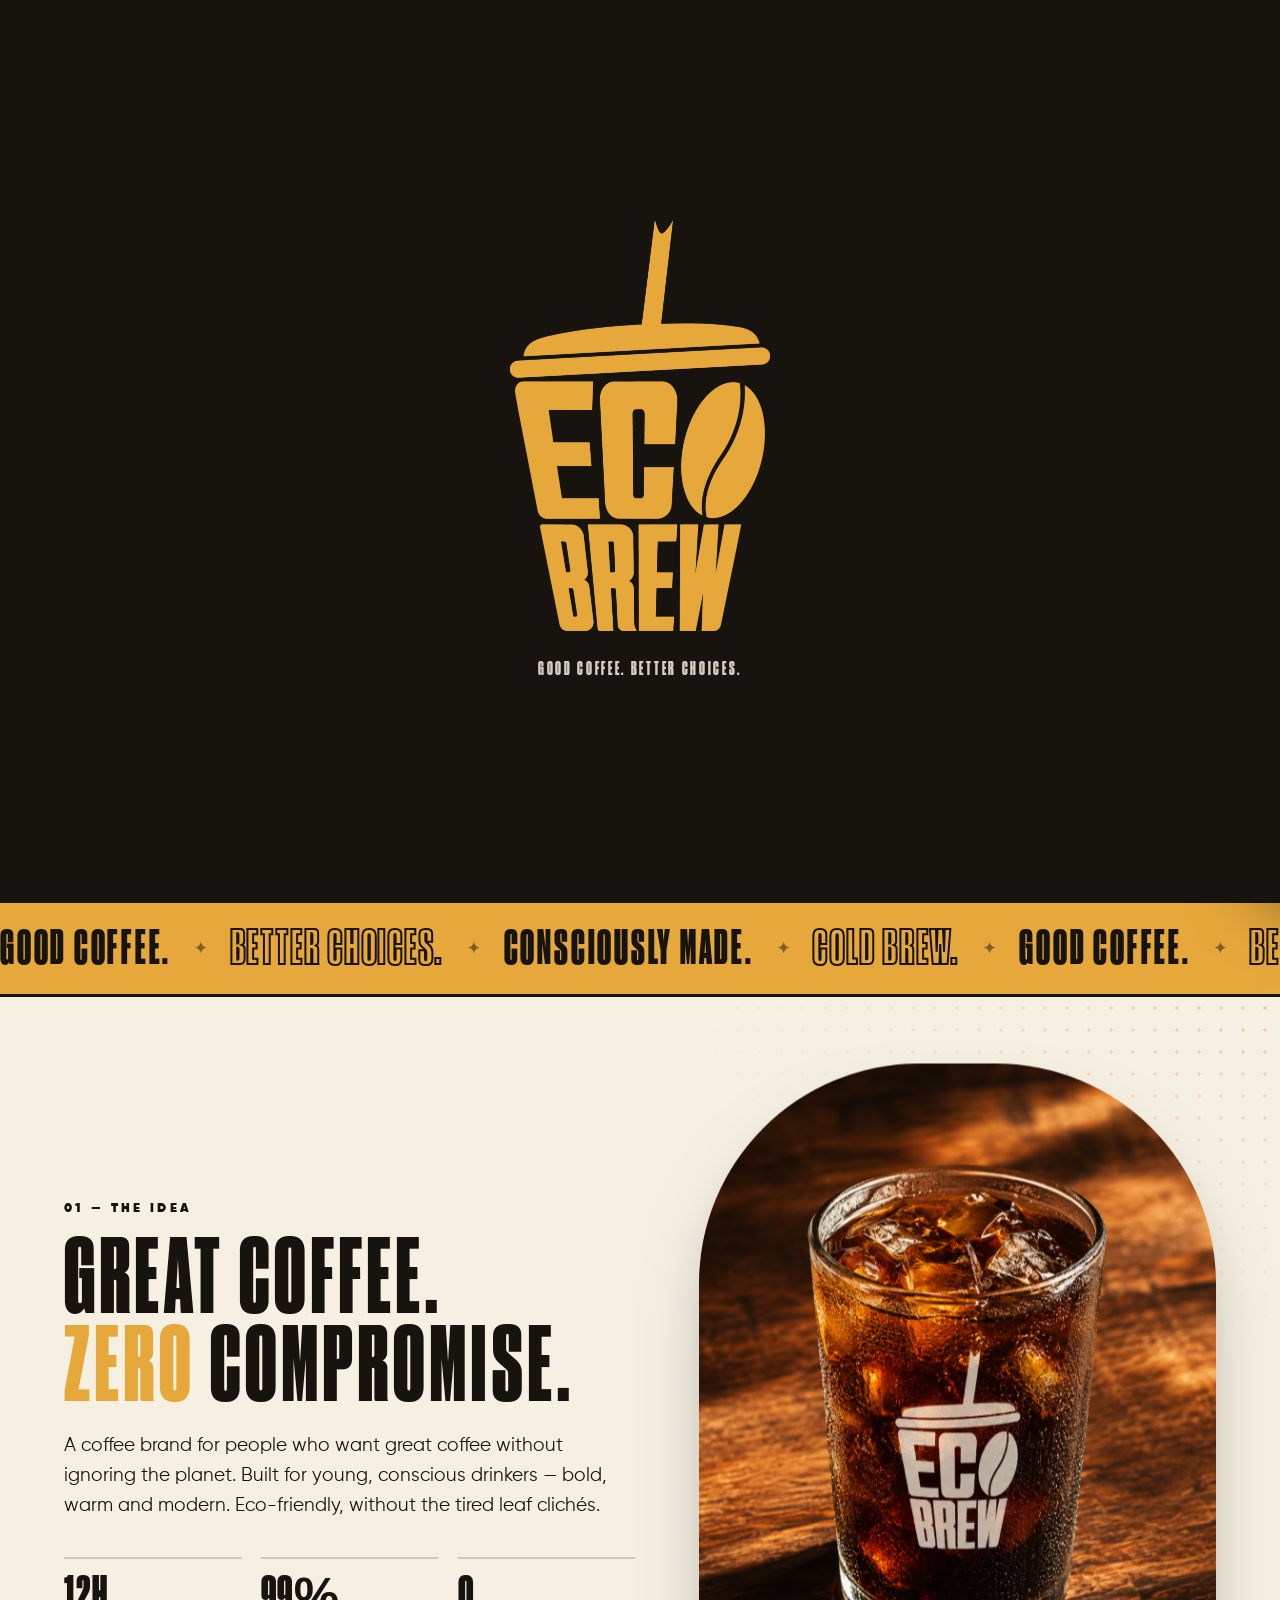
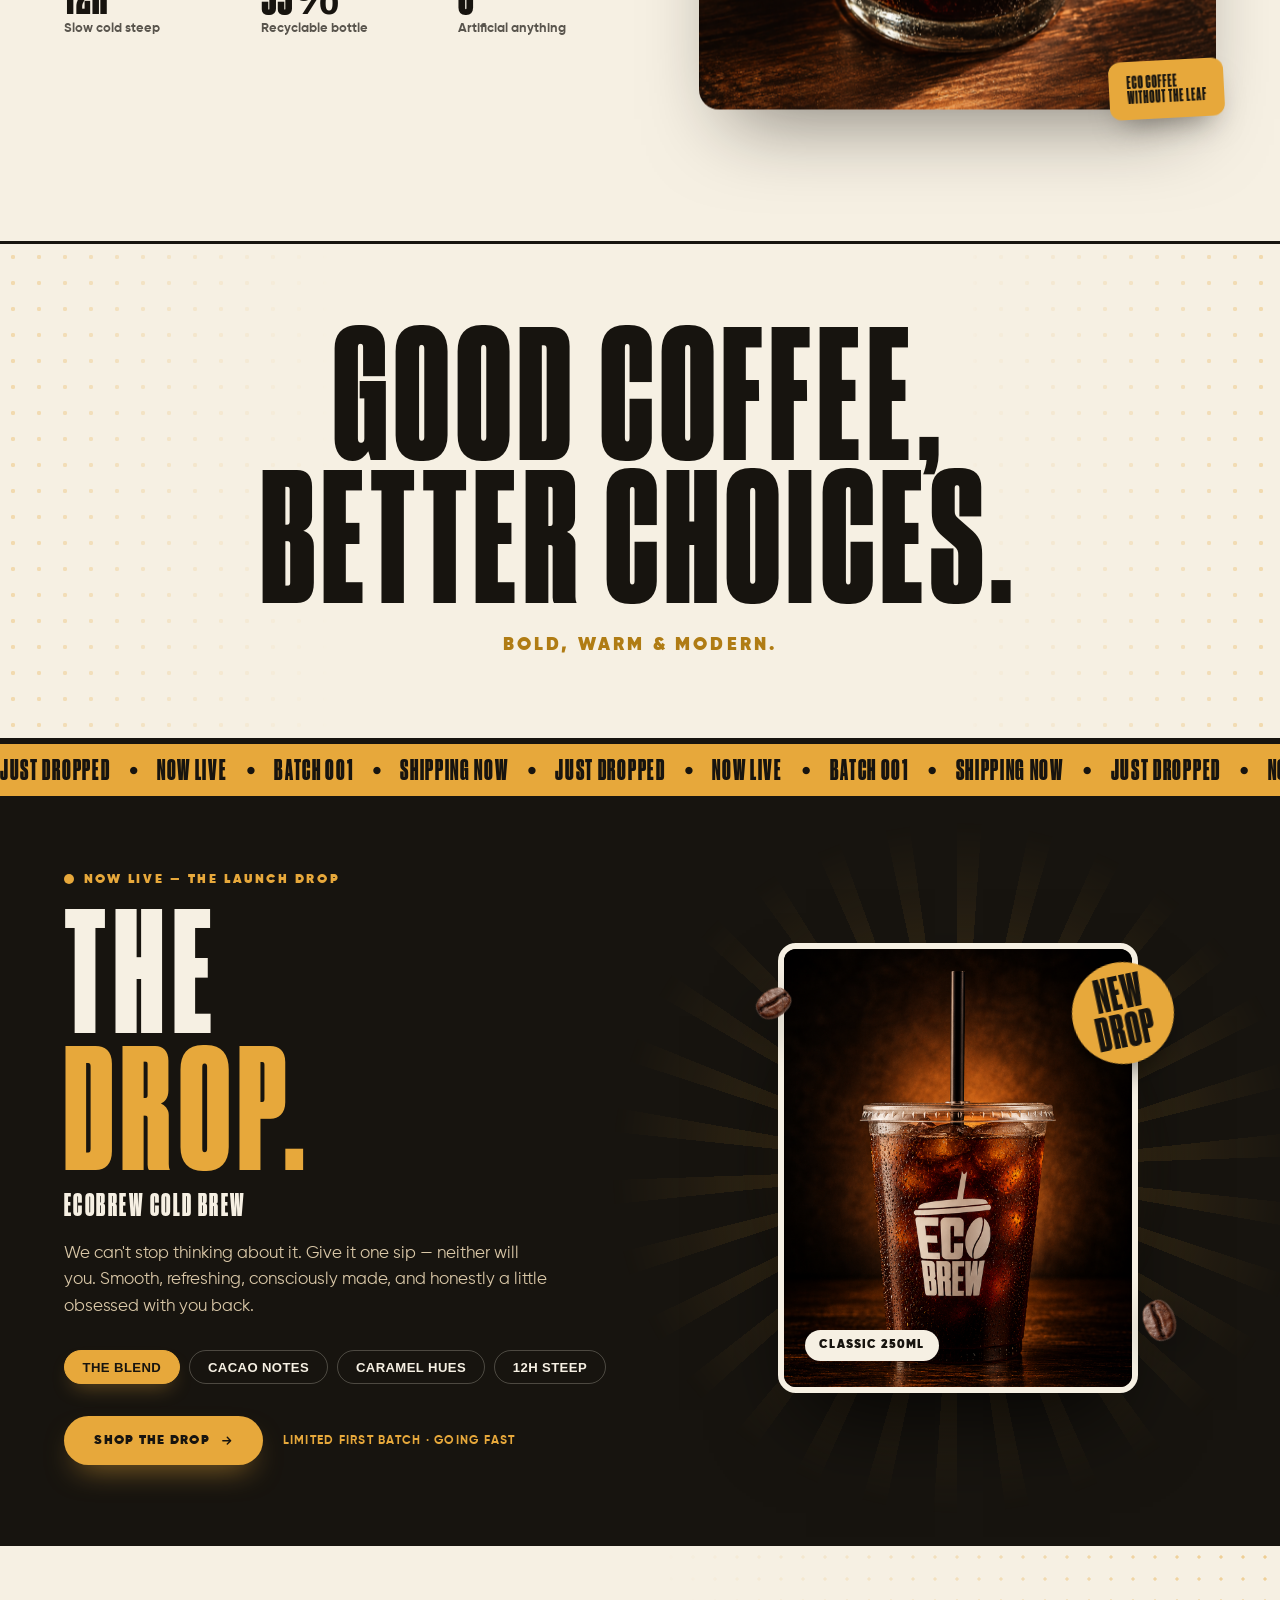
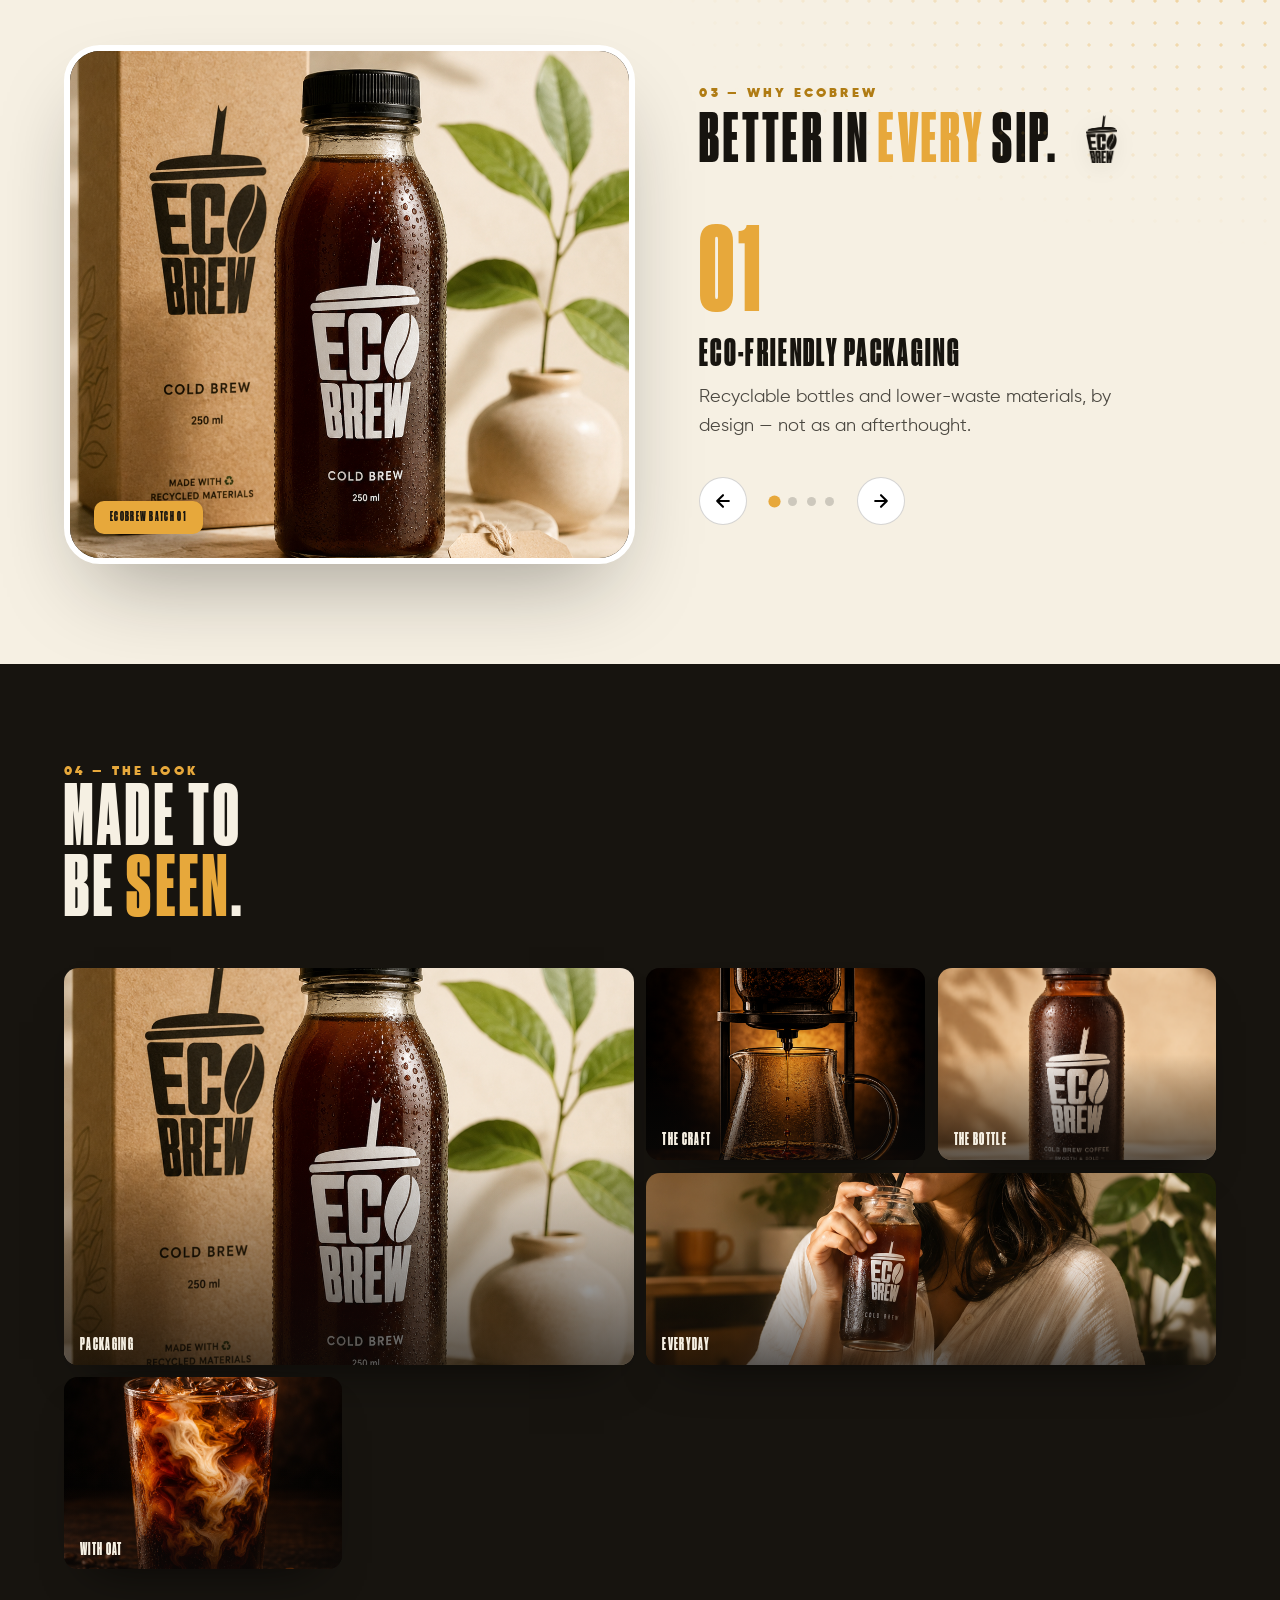
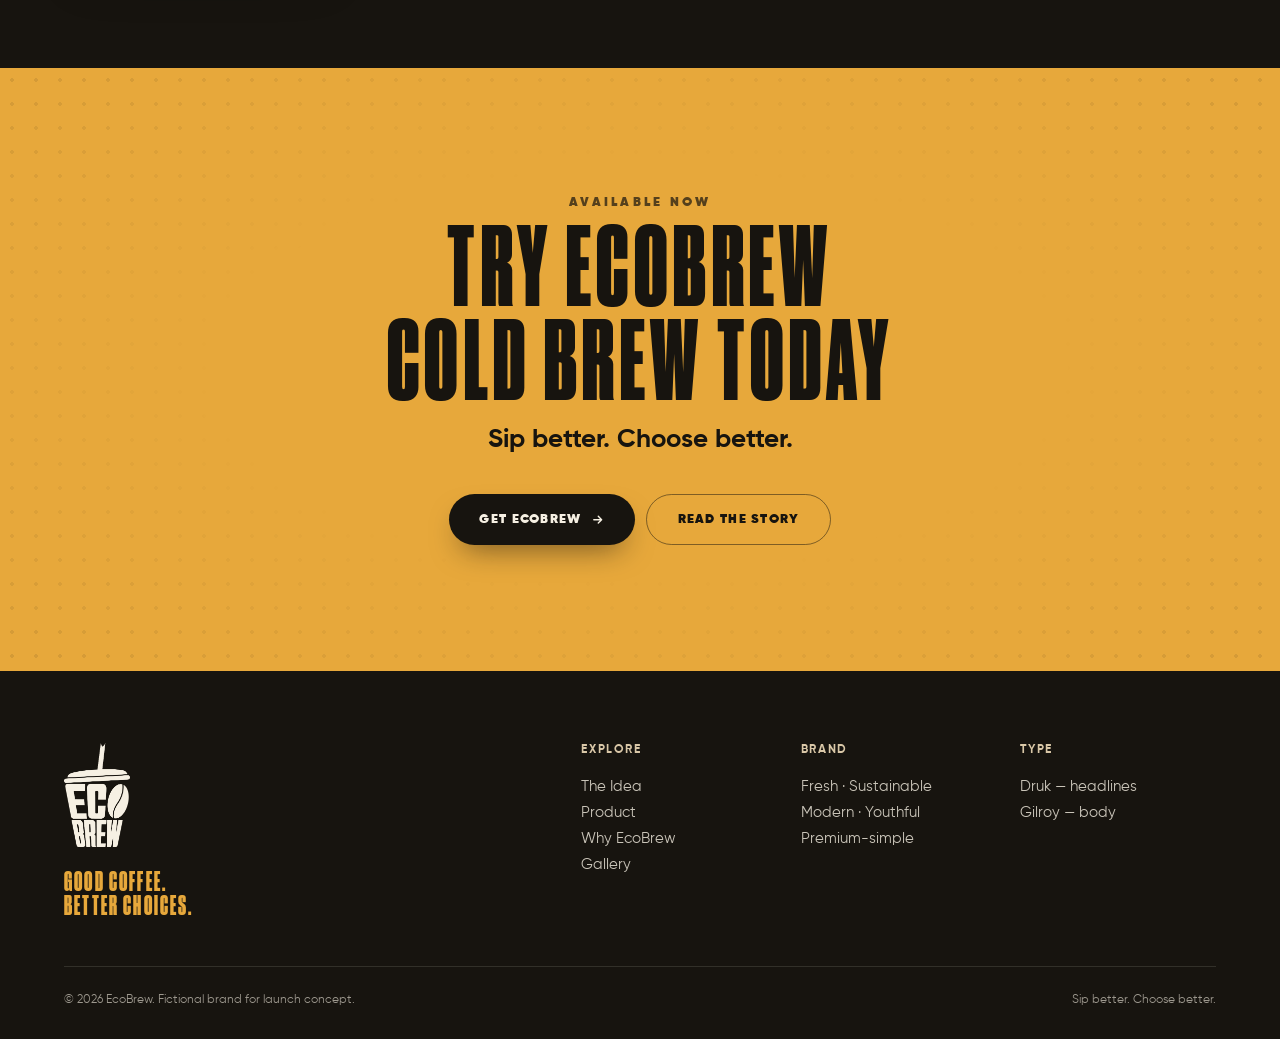
<file: rapyder/index.html>
<!DOCTYPE html>
<html lang="en">
<head>
  <meta charset="UTF-8" />
  <meta name="viewport" content="width=device-width, initial-scale=1.0" />
  <title>EcoBrew — Good coffee. Better choices.</title>
  <meta name="description" content="EcoBrew Cold Brew — a coffee brand for people who want great coffee without ignoring the planet. Sip better. Choose better." />

  <meta property="og:title" content="EcoBrew — Good coffee. Better choices." />
  <meta property="og:description" content="Introducing EcoBrew Cold Brew. Smooth, refreshing, consciously made." />
  <meta property="og:image" content="images/hero-main.png" />
  <meta name="theme-color" content="#17140F" />

  <link rel="icon" href="images/logo.png" type="image/png" />
  <link rel="preload" href="fonts/DrukCond-Super-Trial.otf" as="font" type="font/otf" crossorigin />
  <link rel="preload" href="fonts/Gilroy-Regular.ttf" as="font" type="font/ttf" crossorigin />
  <link rel="stylesheet" href="css/style.css" />
</head>
<body>

  <!-- ============ Loading screen (logo fills like coffee pouring) ============ -->
  <div class="preloader" data-preloader aria-hidden="true">
    <div class="preloader__logo">
      <img src="images/logo-cream.png" alt="" class="preloader__ghost" />
      <div class="preloader__liquid"><div class="preloader__wave"></div></div>
    </div>
    <p class="preloader__tag">Good coffee. Better choices.</p>
  </div>

  <div class="progress" aria-hidden="true"><span></span></div>

  <!-- ============ Header ============ -->
  <header class="site-header site-header--center" data-header>
    <nav class="site-nav" aria-label="Primary">
      <a href="#idea">The Idea</a>
      <a href="#product">Product</a>
      <a href="#why">Why EcoBrew</a>
      <a href="#gallery">Gallery</a>
      <a href="#cta" class="site-nav__cta">Try EcoBrew</a>
    </nav>
    <button class="menu-toggle" aria-label="Menu" aria-expanded="false" data-menu-toggle>
      <span></span><span></span>
    </button>
  </header>

  <div class="drawer" data-drawer aria-hidden="true">
    <a href="#idea">The Idea</a>
    <a href="#product">Product</a>
    <a href="#why">Why EcoBrew</a>
    <a href="#gallery">Gallery</a>
    <a href="#cta">Try EcoBrew</a>
  </div>

  <!-- ============ Side Slide Navigation (Deck Style) ============ -->
  <nav class="side-nav" aria-label="Slide navigation" aria-hidden="true" data-side-nav>
    <a href="#intro" class="side-nav__item is-active" data-slide-index="0">
      <span class="side-nav__label">Intro</span>
      <span class="side-nav__num">01</span>
    </a>
    <a href="#idea" class="side-nav__item" data-slide-index="1">
      <span class="side-nav__label">The Idea</span>
      <span class="side-nav__num">02</span>
    </a>
    <a href="#product" class="side-nav__item" data-slide-index="2">
      <span class="side-nav__label">Launch Drop</span>
      <span class="side-nav__num">03</span>
    </a>
    <a href="#why" class="side-nav__item" data-slide-index="3">
      <span class="side-nav__label">Why Us</span>
      <span class="side-nav__num">04</span>
    </a>
    <a href="#gallery" class="side-nav__item" data-slide-index="4">
      <span class="side-nav__label">Gallery</span>
      <span class="side-nav__num">05</span>
    </a>
    <a href="#cta" class="side-nav__item" data-slide-index="5">
      <span class="side-nav__label">Try EcoBrew</span>
      <span class="side-nav__num">06</span>
    </a>
  </nav>

  <main id="top">

    <!-- ============ Hero (giant word + floating products) ============ -->
    <section id="intro" class="hero" data-theme="amber">
      <div class="hero__card">
        <div class="hero__top">
          <p class="kicker"><span></span>Eco coffee — without the leaf</p>
          <p class="hero__topright">Cold&nbsp;Brew · Est.&nbsp;2026</p>
        </div>

        <div class="hero__stage">
          <!-- giant background logo watermark -->
          <h1 class="hero__word" aria-label="EcoBrew Cold Brew">
            <img src="images/logo-deep.png" alt="EcoBrew" class="hero__word-logo" />
          </h1>

          <!-- decorative coffee beans -->
          <img src="images/coffee_bean.png" alt="" class="bean bean--1" aria-hidden="true" />
          <img src="images/coffee_bean.png" alt="" class="bean bean--2" aria-hidden="true" />
          <img src="images/coffee_bean.png" alt="" id="scrollPathBean" aria-hidden="true" />
          <img src="images/coffee_bean.png" alt="" class="bean bean--4" aria-hidden="true" />

          <!-- product showcase arc -->
          <div class="hero__products">
            <div class="disc disc--far float-a" style="--o:center"><img src="images/hero-1.png" alt="EcoBrew cold brew" /></div>
            <div class="disc disc--mid float-b" style="--o:center 40%"><img src="images/hero-4.png" alt="EcoBrew cold brew" /></div>
            <div class="disc disc--main float-c"><img src="images/hero-main.png" alt="EcoBrew cold brew, featured" /></div>
            <div class="disc disc--mid float-d" style="--o:center 35%"><img src="images/hero-3.png" alt="EcoBrew cold brew" /></div>
            <div class="disc disc--far float-e" style="--o:center"><img src="images/hero-2.png" alt="EcoBrew cold brew" /></div>
          </div>
        </div>

        <div class="hero__controls">
          <div class="hero__pitch">
            <strong>Good coffee. Better choices.</strong>
            <span>Slow-steeped cold brew, made with a lighter footprint.</span>
          </div>
          <div class="hero__actions">
            <a class="btn btn--ink" href="#cta">Shop Cold Brew
              <svg viewBox="0 0 24 24" fill="none" stroke="currentColor" stroke-width="2.5" stroke-linecap="round" stroke-linejoin="round"><path d="M5 12h14M13 6l6 6-6 6"/></svg>
            </a>
            <a class="btn btn--outline-ink" href="#idea">Our story</a>
          </div>
        </div>
      </div>
      <a href="#idea" class="scroll-cue scroll-cue--ink" aria-label="Scroll down"><span>Scroll</span></a>
    </section>

    <!-- ============ Marquee ============ -->
    <div class="marquee" data-theme="amber" aria-hidden="true">
      <div class="marquee__track">
        <span>Good coffee.</span><b>✦</b><span class="outline">Better choices.</span><b>✦</b><span>Consciously made.</span><b>✦</b><span class="outline">Cold brew.</span><b>✦</b>
        <span>Good coffee.</span><b>✦</b><span class="outline">Better choices.</span><b>✦</b><span>Consciously made.</span><b>✦</b><span class="outline">Cold brew.</span><b>✦</b>
        <span>Good coffee.</span><b>✦</b><span class="outline">Better choices.</span><b>✦</b><span>Consciously made.</span><b>✦</b><span class="outline">Cold brew.</span><b>✦</b>
        <span>Good coffee.</span><b>✦</b><span class="outline">Better choices.</span><b>✦</b><span>Consciously made.</span><b>✦</b><span class="outline">Cold brew.</span><b>✦</b>
      </div>
    </div>

    <!-- ============ The Idea ============ -->
    <section id="idea" class="section idea" data-theme="cream">
      <div class="dots dots--tr" aria-hidden="true"></div>
      <div class="wrap idea__grid">
        <div class="idea__copy">
          <p class="eyebrow reveal">01 — The idea</p>
          <h2 class="headline idea__title reveal" style="--d:.06s">
            Great coffee.<br /><em>Zero</em> compromise.
          </h2>
          <p class="lead reveal" style="--d:.12s">
            A coffee brand for people who want great coffee without ignoring the planet. Built for
            young, conscious drinkers — bold, warm and modern. Eco-friendly, without the tired leaf clichés.
          </p>
          <div class="stats reveal" style="--d:.16s">
            <div class="stat"><span class="stat__num" data-count="12" data-suffix="H">0</span><span class="stat__label">Slow cold steep</span></div>
            <div class="stat"><span class="stat__num" data-count="100" data-suffix="%">0</span><span class="stat__label">Recyclable bottle</span></div>
            <div class="stat"><span class="stat__num" data-count="0">0</span><span class="stat__label">Artificial anything</span></div>
          </div>
        </div>

        <div class="idea__media reveal" style="--d:.1s">
          <div class="framed" data-parallax-soft></div>
          <span class="idea__badge">Eco coffee<br />without the leaf</span>
        </div>
      </div>
    </section>

    <!-- ============ Statement band ============ -->
    <section class="statement" data-theme="cream" aria-label="Good coffee, better choices">
      <div class="statement__dots" aria-hidden="true"></div>
      <h2 class="statement__type reveal">Good&nbsp;coffee,<br />better&nbsp;choices.</h2>
      <p class="statement__sub reveal" style="--d:.1s">Bold, warm &amp; modern.</p>
    </section>

    <!-- ============ Product — HARD LAUNCH ============ -->
    <section id="product" class="section launch" data-theme="ink">
      <div class="launch__ticker" aria-hidden="true">
        <div class="launch__ticker-track">
          <span>Just dropped</span><b>●</b><span>Now live</span><b>●</b><span>Batch 001</span><b>●</b><span>Shipping now</span><b>●</b>
          <span>Just dropped</span><b>●</b><span>Now live</span><b>●</b><span>Batch 001</span><b>●</b><span>Shipping now</span><b>●</b>
          <span>Just dropped</span><b>●</b><span>Now live</span><b>●</b><span>Batch 001</span><b>●</b><span>Shipping now</span><b>●</b>
          <span>Just dropped</span><b>●</b><span>Now live</span><b>●</b><span>Batch 001</span><b>●</b><span>Shipping now</span><b>●</b>
        </div>
      </div>

      <div class="wrap launch__inner">
        <div class="launch__copy">
          <p class="launch__eyebrow reveal"><span class="pulse"></span>Now live — the launch drop</p>
          <h2 class="headline launch__title reveal" style="--d:.05s">THE<br /><span class="amber">DROP.</span></h2>
          <p class="launch__name reveal" style="--d:.1s">EcoBrew Cold Brew</p>
          <p class="launch__clingy reveal" style="--d:.14s" data-flavor-text>
            We can't stop thinking about it. Give it one sip — neither will you.
            Smooth, refreshing, consciously made, and honestly a little obsessed with you back.
          </p>
          <div class="launch__chips reveal" style="--d:.18s" data-flavor-buttons>
            <button class="launch__chip is-active" data-flavor="classic">The Blend</button>
            <button class="launch__chip" data-flavor="chocolate">Cacao Notes</button>
            <button class="launch__chip" data-flavor="caramel">Caramel Hues</button>
            <button class="launch__chip" data-flavor="steep">12H Steep</button>
          </div>
          <div class="launch__actions reveal" style="--d:.22s">
            <a class="btn btn--amber" href="#cta">Shop the drop
              <svg viewBox="0 0 24 24" fill="none" stroke="currentColor" stroke-width="2.5" stroke-linecap="round" stroke-linejoin="round"><path d="M5 12h14M13 6l6 6-6 6"/></svg>
            </a>
            <span class="launch__stock">Limited first batch · going fast</span>
          </div>
        </div>

        <div class="launch__stage reveal" style="--d:.12s" data-launch-stage>
          <div class="launch__rays" aria-hidden="true"></div>
          <div class="launch__glow" aria-hidden="true" data-flavor-glow></div>
          
          <!-- floating 3D beans -->
          <img src="images/coffee_bean.png" alt="" class="launch__bean launch__bean--1" aria-hidden="true" />
          <img src="images/coffee_bean.png" alt="" class="launch__bean launch__bean--2" aria-hidden="true" />

          <!-- Interactive Frame containing slides -->
          <div class="launch__frame">
            <div class="launch__slide is-active" data-slide-flavor="classic">
              <img src="images/tab-blend.png" alt="EcoBrew The Blend" />
              <span class="launch__slide-tag">Classic 250ml</span>
            </div>
            <div class="launch__slide" data-slide-flavor="chocolate">
              <img src="images/tab-cacao.png" alt="EcoBrew Cacao Notes" />
              <span class="launch__slide-tag">Cacao Infused</span>
            </div>
            <div class="launch__slide" data-slide-flavor="caramel">
              <img src="images/tab-caramel.png" alt="EcoBrew Caramel Hues" />
              <span class="launch__slide-tag">Caramel Hues</span>
            </div>
            <div class="launch__slide" data-slide-flavor="steep">
              <img src="images/tab-steep.png" alt="EcoBrew 12H Slow Steep" />
              <span class="launch__slide-tag">12H Slow Steep</span>
            </div>
          </div>
          <span class="launch__badge">New<br />Drop</span>
        </div>
      </div>
    </section>

    <!-- ============ Why EcoBrew ============ -->
    <section id="why" class="section why" data-theme="cream">
      <div class="dots dots--tr" aria-hidden="true"></div>
      <div class="wrap why__wrap">
        
        <!-- Left Showcase Panel (Visual Slideshow) -->
        <div class="why__showcase reveal" style="--d:.04s">
          <div class="showcase__frame">
            <img src="images/why-1.png" alt="Eco-friendly packaging" class="showcase__img is-active" data-showcase-index="0" />
            <img src="images/why-2.png" alt="Fresh cold brew taste" class="showcase__img" data-showcase-index="1" />
            <img src="images/why-3.png" alt="Made for daily moments" class="showcase__img" data-showcase-index="2" />
            <img src="images/why-4.png" alt="Built for conscious consumers" class="showcase__img" data-showcase-index="3" />
            <div class="showcase__badge">EcoBrew Batch 01</div>
          </div>
        </div>

        <!-- Right Copy Panel (Presentation Text) -->
        <div class="why__content">
          <div class="why__intro reveal" style="--d:.08s">
            <p class="eyebrow">03 — Why EcoBrew</p>
            <h2 class="headline why__title">
              Better in <span class="amber">every</span> sip.
              <img src="images/logo.png" alt="EcoBrew logo" class="why__title-logo" />
            </h2>
          </div>

          <div class="cardslider reveal" data-slider style="--d:.12s">
            <div class="why__grid cardslider__track">
              
              <!-- Slide 01 -->
              <article class="card" data-card-index="0">
                <span class="card__number">01</span>
                <h3>Eco-friendly packaging</h3>
                <p>Recyclable bottles and lower-waste materials, by design — not as an afterthought.</p>
              </article>

              <!-- Slide 02 -->
              <article class="card" data-card-index="1">
                <span class="card__number">02</span>
                <h3>Fresh cold brew taste</h3>
                <p>Slow-steeped for a smooth, low-acidity flavour that stays crisp and clean.</p>
              </article>

              <!-- Slide 03 -->
              <article class="card" data-card-index="2">
                <span class="card__number">03</span>
                <h3>Made for daily moments</h3>
                <p>Grab-and-go ready for the commute, the desk, and every pause in between.</p>
              </article>

              <!-- Slide 04 -->
              <article class="card" data-card-index="3">
                <span class="card__number">04</span>
                <h3>Built for conscious consumers</h3>
                <p>For people who want great coffee and better everyday choices — no compromise.</p>
              </article>

            </div>
            <div class="cardslider__nav" aria-label="Slider navigation">
              <button class="cardslider__btn cardslider__btn--prev" data-slider-prev aria-label="Previous card">
                <svg viewBox="0 0 24 24" fill="none" stroke="currentColor" stroke-width="2.5" stroke-linecap="round" stroke-linejoin="round"><path d="M19 12H5M12 19l-7-7 7-7"/></svg>
              </button>
              <div class="cardslider__dots" data-slider-dots></div>
              <button class="cardslider__btn cardslider__btn--next" data-slider-next aria-label="Next card">
                <svg viewBox="0 0 24 24" fill="none" stroke="currentColor" stroke-width="2.5" stroke-linecap="round" stroke-linejoin="round"><path d="M5 12h14M12 5l7 7-7 7"/></svg>
              </button>
            </div>
          </div>
        </div>

      </div>
    </section>

    <!-- ============ Gallery mosaic ============ -->
    <section id="gallery" class="section gallery" data-theme="ink">
      <div class="wrap">
        <div class="section__head gallery__head">
          <p class="eyebrow reveal">04 — The look</p>
          <h2 class="headline gallery__title reveal" style="--d:.06s">Made to be <span class="amber">seen</span>.</h2>
        </div>
        <div class="mosaic">
          <figure class="mo mo--big reveal"><img src="images/why-1.png" alt="EcoBrew eco-friendly packaging" loading="lazy" /><figcaption>Packaging</figcaption></figure>
          <figure class="mo reveal" style="--d:.06s"><img src="images/tab-steep.png" alt="EcoBrew cold steep" loading="lazy" /><figcaption>The craft</figcaption></figure>
          <figure class="mo reveal" style="--d:.1s"><img src="images/hero-1.png" alt="EcoBrew cold brew bottle" loading="lazy" /><figcaption>The bottle</figcaption></figure>
          <figure class="mo mo--wide reveal" style="--d:.14s"><img src="images/why-3.png" alt="EcoBrew daily moment" loading="lazy" /><figcaption>Everyday</figcaption></figure>
          <figure class="mo reveal" style="--d:.18s"><img src="images/tab-caramel.png" alt="EcoBrew iced caramel" loading="lazy" /><figcaption>With oat</figcaption></figure>
        </div>
      </div>
    </section>

    <!-- ============ CTA ============ -->
    <section id="cta" class="section cta" data-theme="amber">
      <div class="cta__dots" aria-hidden="true"></div>
      <div class="cta__inner">
        <p class="eyebrow reveal">Available now</p>
        <h2 class="headline cta__title reveal" style="--d:.08s">Try EcoBrew<br />Cold Brew Today</h2>
        <p class="cta__sub reveal" style="--d:.16s">Sip better. Choose better.</p>
        <div class="hero__actions reveal" style="--d:.22s">
          <a class="btn btn--ink" href="#top">Get EcoBrew
            <svg viewBox="0 0 24 24" fill="none" stroke="currentColor" stroke-width="2.5" stroke-linecap="round" stroke-linejoin="round"><path d="M5 12h14M13 6l6 6-6 6"/></svg>
          </a>
          <a class="btn btn--outline-ink" href="#idea">Read the story</a>
        </div>
      </div>
    </section>

  </main>

  <!-- ============ Footer ============ -->
  <footer class="site-footer" data-theme="ink">
    <div class="footer__top wrap">
      <div class="footer__brand">
        <img src="images/logo-cream.png" alt="EcoBrew" class="footer__logo" />
        <p class="footer__tag">Good coffee.<br />Better choices.</p>
      </div>
      <div class="footer__cols">
        <div>
          <h4>Explore</h4>
          <a href="#idea">The Idea</a><a href="#product">Product</a><a href="#why">Why EcoBrew</a><a href="#gallery">Gallery</a>
        </div>
        <div>
          <h4>Brand</h4>
          <span>Fresh · Sustainable</span><span>Modern · Youthful</span><span>Premium-simple</span>
        </div>
        <div>
          <h4>Type</h4>
          <span>Druk — headlines</span><span>Gilroy — body</span>
        </div>
      </div>
    </div>
    <div class="footer__bottom wrap">
      <span>© 2026 EcoBrew. Fictional brand for launch concept.</span>
      <span>Sip better. Choose better.</span>
    </div>
  </footer>

  <script src="js/main.js"></script>
</body>
</html>
</file>
<file: style.css>
/* ===== RESET & VARIABLES ===== */
*,*::before,*::after{margin:0;padding:0;box-sizing:border-box}
:root{
  --bg:#0a0a0a;
  --bg2:#111;
  --yellow:#f5c518;
  --yellow2:#ffd900;
  --red:#e23636;
  --blue:#1a3a5c;
  --gray:#888;
  --light:#e0e0e0;
  --white:#fff;
  --font-title:'Orbitron',sans-serif;
  --font-body:'Rajdhani',sans-serif;
  --font-pixel:'Press Start 2P',monospace;
  --font-creepy:'Creepster',cursive;
}
html{scroll-behavior:smooth;overflow-x:hidden}
body{
  font-family:var(--font-body);
  background:var(--bg);
  color:var(--light);
  overflow-x:hidden;
  cursor:default;
}
a{color:inherit;text-decoration:none}
img{max-width:100%;display:block}
ul{list-style:none}

/* ===== CURSOR GLOW ===== */
.cursor-glow{
  position:fixed;width:320px;height:320px;
  border-radius:50%;
  background:radial-gradient(circle,rgba(245,197,24,.08) 0%,transparent 70%);
  pointer-events:none;z-index:9999;
  transform:translate(-50%,-50%);
  transition:transform .05s;
}

/* ===== LOADER ===== */
.loader{
  position:fixed;inset:0;z-index:10000;
  background:var(--bg);
  display:flex;flex-direction:column;
  align-items:center;justify-content:center;
  gap:24px;
  transition:opacity .6s,visibility .6s;
}
.loader.hidden{opacity:0;visibility:hidden;pointer-events:none}
.loader__bat{
  animation:batPulse 1.2s ease-in-out infinite alternate;
  filter:brightness(0) saturate(100%) invert(78%) sepia(64%) saturate(1842%) hue-rotate(5deg) brightness(100%) contrast(94%);
}
@keyframes batPulse{0%{transform:scale(1);opacity:.7}100%{transform:scale(1.15);opacity:1}}
.loader__bar{width:200px;height:3px;background:rgba(255,255,255,.1);border-radius:2px;overflow:hidden}
.loader__fill{height:100%;width:0;background:var(--yellow);border-radius:2px;animation:loaderFill 2s ease forwards}
@keyframes loaderFill{to{width:100%}}
.loader__text{font-family:var(--font-pixel);font-size:.6rem;color:var(--yellow);letter-spacing:2px}

/* ===== SCROLLBAR ===== */
::-webkit-scrollbar{width:6px}
::-webkit-scrollbar-track{background:var(--bg)}
::-webkit-scrollbar-thumb{background:var(--yellow);border-radius:3px}

/* ===== NAV ===== */
nav{
  position:fixed;top:0;left:0;right:0;z-index:1000;
  display:flex;align-items:center;justify-content:space-between;
  padding:16px 40px;
  background:rgba(10,10,10,.85);
  backdrop-filter:blur(12px);
  border-bottom:1px solid rgba(245,197,24,.1);
  transition:background .3s;
}
nav.scrolled{background:rgba(10,10,10,.95);border-bottom-color:rgba(245,197,24,.25)}
.nav__logo{
  font-family:var(--font-title);font-weight:800;font-size:1.2rem;
  color:var(--yellow);display:flex;align-items:center;gap:8px;
  letter-spacing:3px;
}
.nav__bat-icon{
  filter:brightness(0) saturate(100%) invert(78%) sepia(64%) saturate(1842%) hue-rotate(5deg) brightness(100%) contrast(94%);
}
.nav__links{display:flex;gap:32px}
.nav__links a{
  font-family:var(--font-title);font-size:.7rem;font-weight:600;
  letter-spacing:2px;color:var(--gray);
  position:relative;padding:4px 0;
  transition:color .3s;
}
.nav__links a:hover,.nav__links a.active{color:var(--yellow)}
.nav__links a::after{
  content:'';position:absolute;bottom:0;left:0;width:0;height:2px;
  background:var(--yellow);transition:width .3s;
}
.nav__links a:hover::after,.nav__links a.active::after{width:100%}
.nav__burger{display:none;background:none;border:none;cursor:pointer;flex-direction:column;gap:5px}
.nav__burger span{display:block;width:24px;height:2px;background:var(--yellow);transition:.3s}

/* ===== SECTION COMMON ===== */
.section{min-height:100vh;position:relative;overflow:hidden;display:flex;align-items:center;justify-content:center}
.section--dark{background:var(--bg)}
.section--cave{background:linear-gradient(180deg,#0d0d1a 0%,#0a0a0a 100%)}
.section--work{background:#080808}
.section--stillthere{background:linear-gradient(135deg,#0a0a0a 0%,#1a0a0a 100%)}
.section--contact{background:linear-gradient(180deg,var(--bg) 0%,#111 100%)}
.section__label{
  font-family:var(--font-pixel);font-size:.55rem;
  color:var(--yellow);letter-spacing:3px;
  display:block;margin-bottom:16px;
  opacity:.7;
}
.text--stroke{-webkit-text-stroke:2px var(--yellow);color:transparent}
.text--yellow{color:var(--yellow)}

/* ===== HERO ===== */
#hero{
  background:linear-gradient(180deg,#0d0d1a 0%,#0a0a0a 60%,#0a0a0a 100%);
  flex-direction:column;
  padding-top:80px;
}
.hero__particles{
  position:absolute;inset:0;
  pointer-events:none;
}
/* Canvas antigravity system replaces old static radial-gradient dots */
@keyframes particleDrift{0%{transform:translateY(0)}100%{transform:translateY(-30px)}}


.hero__pre{
  font-family:var(--font-pixel);font-size:.65rem;
  letter-spacing:6px;color:var(--gray);margin-bottom:16px;
}
/* Glitch effect */
.glitch-text{position:relative}
.glitch-text::before,.glitch-text::after{
  content:attr(data-text);position:absolute;left:0;top:0;width:100%;
  overflow:hidden;
}
.glitch-text::before{
  animation:glitch1 3s infinite;
  color:var(--red);clip-path:inset(0 0 70% 0);
}
.glitch-text::after{
  animation:glitch2 3s infinite;
  color:var(--yellow);clip-path:inset(70% 0 0 0);
}
@keyframes glitch1{
  0%,95%{transform:translateX(0)}96%{transform:translateX(-4px)}97%{transform:translateX(4px)}98%{transform:translateX(-2px)}100%{transform:translateX(0)}
}
@keyframes glitch2{
  0%,95%{transform:translateX(0)}96%{transform:translateX(3px)}97%{transform:translateX(-3px)}98%{transform:translateX(1px)}100%{transform:translateX(0)}
}

.hero__title{
  font-family:var(--font-title);font-weight:900;
  line-height:.95;margin-bottom:24px;
}
.hero__title-line{display:block}
.hero__title-line--1{
  font-size:clamp(5rem,14vw,12rem);
  color:#fff;
  text-shadow:0 0 30px rgba(255,255,255,.2);
}
.hero__title-line--2{
  font-size:clamp(5rem,14vw,12rem);
  -webkit-text-stroke:3px #fff;
  color:transparent;
}
.hero__sub{
  display:flex;align-items:center;justify-content:center;gap:16px;
  margin-bottom:24px;
}
.hero__sub p{
  font-family:var(--font-title);font-size:.8rem;
  letter-spacing:4px;color:var(--gray);font-weight:500;
}
.hero__amp{color:var(--yellow);margin:0 4px}
.hero__line{width:60px;height:1px;background:linear-gradient(90deg,transparent,var(--yellow),transparent)}
.hero__tagline{
  font-size:1.8rem;color:var(--gray);margin-bottom:32px;line-height:1.8;
}
.hero__tagline strong{color:var(--yellow)}
.hero__small{font-size:.75rem;opacity:.5;font-style:italic}

/* CTA Button */
.hero__cta{
  display:inline-flex;align-items:center;gap:12px;
  padding:14px 36px;
  border:2px solid var(--yellow);
  font-family:var(--font-title);font-size:.8rem;font-weight:700;
  letter-spacing:3px;color:var(--yellow);
  position:relative;overflow:hidden;
  transition:all .4s;
}
.hero__cta::before{
  content:'';position:absolute;inset:0;
  background:var(--yellow);
  transform:translateX(-101%);
  transition:transform .4s;
}
.hero__cta:hover::before{transform:translateX(0)}
.hero__cta:hover{color:var(--bg)}
.hero__cta-text,.hero__cta-icon{position:relative;z-index:1}
.hero__cta-icon{font-size:.6rem}

/* Skyline */
.hero__skyline{
  position:absolute;bottom:0;left:0;width:100%;z-index:1;
}
.hero__skyline svg{width:100%;height:auto;display:block}

/* ===== ABOUT ===== */
#about{padding:120px 40px}
.about__grid{
  max-width:1200px;width:100%;
  display:grid;grid-template-columns:1fr 1fr;gap:60px;
  align-items:center;
}
.about__age-block{display:flex;align-items:center;gap:14px;margin-bottom:8px;flex-wrap:nowrap}
.about__age{
  font-family:var(--font-title);font-size:6rem;font-weight:900;
  color:var(--yellow);line-height:1;
}
.about__age-text{
  font-family:var(--font-title);font-size:.85rem;font-weight:700;
  letter-spacing:3px;color:var(--gray);line-height:1.2;
  white-space:nowrap;
}
.about__role{
  font-family:var(--font-title);font-size:clamp(2.5rem,5vw,4.5rem);
  font-weight:900;line-height:1;margin-bottom:24px;
}
.about__also{margin-bottom:16px}
.about__also-label{
  font-family:var(--font-title);font-size:.7rem;
  letter-spacing:4px;color:var(--gray);margin-bottom:4px;
}
.about__role-2{
  font-family:var(--font-title);font-size:clamp(2rem,4vw,3.5rem);
  font-weight:900;line-height:1;
}
.about__batman-note{
  font-size:1rem;color:var(--gray);font-style:italic;margin-top:16px;
  display:inline-flex;align-items:center;gap:8px;
  padding:10px 16px;border-radius:30px;
  background:rgba(245,197,24,.04);
  border:1px dashed rgba(245,197,24,.18);
}
.about__batman-note em{
  color:rgba(245,197,24,.85);font-style:normal;font-weight:600;
  letter-spacing:.5px;
}
.about__batman-note span{font-size:1.2rem;animation:batFlap 2s ease-in-out infinite}
@keyframes batFlap{0%,100%{transform:translateY(0) rotate(0)}50%{transform:translateY(-3px) rotate(-8deg)}}

/* Profile Card */
.about__right{
  display: flex;
  flex-direction: column;
  gap: 30px;
  align-items: flex-start;
}

.about__photo-wrap {
  position: relative;
  width: 220px;
  height: 220px;
  border: 1px solid rgba(245,197,24,0.2);
  border-radius: 8px;
  overflow: hidden;
  background: #000;
  box-shadow: 0 0 40px rgba(0,0,0,0.5);
}

.about__photo {
  width: 100%;
  height: 100%;
  object-fit: cover;
  filter: grayscale(1) contrast(1.2) brightness(0.8);
  opacity: 0.8;
  transition: filter 0.5s, opacity 0.5s;
}

.about__photo-wrap:hover .about__photo {
  filter: grayscale(0.5) contrast(1.1) brightness(0.9);
  opacity: 1;
}

.about__photo-scan {
  position: absolute;
  top: -100%;
  left: 0;
  width: 100%;
  height: 100%;
  background: linear-gradient(to bottom, transparent, rgba(245,197,24,0.1), transparent);
  border-bottom: 2px solid rgba(245,197,24,0.4);
  animation: photoScan 4s linear infinite;
  pointer-events: none;
}

@keyframes photoScan {
  0% { top: -100%; }
  50% { top: 100%; }
  100% { top: -100%; }
}

.about__photo-hud {
  position: absolute;
  bottom: 10px;
  left: 10px;
  right: 10px;
  display: flex;
  justify-content: space-between;
  font-family: var(--font-pixel);
  font-size: 0.45rem;
  letter-spacing: 1px;
  color: rgba(255,255,255,0.5);
  pointer-events: none;
  text-shadow: 0 0 5px #000;
}

.about__card{
  width: 100%;
  max-width: 450px;
  background:rgba(245,197,24,.03);
  border:1px solid rgba(245,197,24,.15);
  border-radius:8px;overflow:hidden;
  box-shadow:0 0 40px rgba(245,197,24,.05);
}
.about__card-header{
  display:flex;align-items:center;gap:6px;
  padding:10px 16px;
  background:rgba(245,197,24,.08);
  border-bottom:1px solid rgba(245,197,24,.1);
}
.about__card-dot{width:10px;height:10px;border-radius:50%}
.about__card-dot:nth-child(1){background:#e23636}
.about__card-dot:nth-child(2){background:#f5c518}
.about__card-dot:nth-child(3){background:#28a745}
.about__card-title{
  margin-left:auto;font-family:var(--font-pixel);
  font-size:.5rem;color:var(--gray);letter-spacing:1px;
}
.about__card-body{padding:24px;font-family:'Courier New',monospace;font-size:.9rem;line-height:2}
.code--key{color:var(--yellow)}
.code--val{color:var(--light)}
.code--blink{color:var(--yellow);animation:blink 1s step-end infinite}
@keyframes blink{50%{opacity:0}}

/* ============ TRAITS — MATCHED TO PAGE ============ */
.traits { padding: 120px 40px; position: relative; overflow: hidden; }
.traits__inner { max-width: 1200px; width: 100%; margin: 0 auto; }
.traits__head { text-align: center; margin-bottom: 60px; }
.traits__h {
  font-family: var(--font-title);
  font-size: clamp(2.4rem, 5vw, 4.5rem);
  font-weight: 900;
  letter-spacing: 2px;
  line-height: 1;
  color: #fff;
  margin: 0 0 16px;
}
.traits__intro { color: var(--gray); font-size: 1.05rem; margin: 0; }
.traits__intro em { color: var(--yellow); font-style: normal; font-weight: 600; }
.traits__grid2 {
  display: grid;
  grid-template-columns: 1fr 1fr;
  gap: 30px;
  align-items: start;
}

/* PERKS (left) */
.perks { display: flex; flex-direction: column; gap: 16px; }
.perk {
  background: linear-gradient(180deg, #141414, #0d0d0d);
  border: 1px solid rgba(245,197,24,0.12);
  border-radius: 6px;
  padding: 22px 24px;
  position: relative;
  transition: border-color .3s ease, transform .3s ease, box-shadow .3s ease;
}
.perk::before {
  content: '';
  position: absolute; left: 0; top: 0; bottom: 0;
  width: 3px;
  background: var(--yellow);
  transform: scaleY(0); transform-origin: top;
  transition: transform .35s ease;
}
.perk:hover {
  border-color: rgba(245,197,24,0.4);
  transform: translateX(4px);
  box-shadow: 0 10px 30px rgba(0,0,0,0.5);
}
.perk:hover::before { transform: scaleY(1); }
.perk__head {
  display: flex; justify-content: space-between; align-items: center;
  margin-bottom: 10px;
}
.perk__num {
  font-family: var(--font-pixel);
  font-size: .6rem;
  color: #555;
  letter-spacing: 2px;
}
.perk__tag {
  font-family: var(--font-pixel);
  font-size: .5rem;
  color: var(--yellow);
  letter-spacing: 2px;
  background: rgba(245,197,24,0.1);
  border: 1px solid rgba(245,197,24,0.3);
  padding: 4px 8px;
  border-radius: 2px;
}
.perk__title {
  font-family: var(--font-title);
  font-size: 1.4rem;
  font-weight: 800;
  letter-spacing: 2px;
  color: #fff;
  margin: 0 0 8px;
}
.perk__title span {
  display: block;
  font-size: .7rem;
  color: var(--yellow);
  font-weight: 600;
  letter-spacing: 2px;
  margin-top: 4px;
}
.perk__desc {
  font-family: var(--font-body);
  font-size: .95rem;
  color: var(--gray);
  line-height: 1.55;
  margin: 0;
}
.perk--accent { border-color: rgba(245,197,24,0.35); }
.perk--accent .perk__title { color: var(--yellow); }

/* LANG.bat terminal (right) — matches .about__card */
.lang-card {
  background: #0a0a0a;
  border: 1px solid rgba(245,197,24,0.2);
  border-radius: 6px;
  overflow: hidden;
  position: sticky;
  top: 100px;
  box-shadow: 0 20px 50px rgba(0,0,0,0.5);
}
.lang-card__header {
  display: flex; align-items: center; gap: 8px;
  padding: 12px 16px;
  background: #1a1a1a;
  border-bottom: 1px solid rgba(255,255,255,0.06);
}
.lang-card__dot { width: 10px; height: 10px; border-radius: 50%; }
.lang-card__dot:nth-child(1){background:#e23636}
.lang-card__dot:nth-child(2){background:#f5c518}
.lang-card__dot:nth-child(3){background:#28a745}
.lang-card__title {
  margin-left: 12px;
  font-family: 'Courier New', monospace;
  font-size: .85rem;
  color: #aaa;
  letter-spacing: 1px;
}
.lang-card__body {
  padding: 22px 24px;
  font-family: 'Courier New', monospace;
  font-size: .9rem;
  line-height: 1.9;
}
.lang-card__line { margin: 0; color: #ddd; }
.lang-card__line--muted { color: #555; font-size: .8rem; }
.lang-card .code--key { color: #28a745; }
.lang-card .code--val { color: var(--yellow); }
.lang-card .code--blink { color: var(--yellow); animation: caretBlink 1s steps(2) infinite; }
@keyframes caretBlink { 50% { opacity: 0; } }

.lang-list {
  list-style: none;
  margin: 16px 0;
  padding: 16px 0;
  border-top: 1px dashed rgba(255,255,255,0.08);
  border-bottom: 1px dashed rgba(255,255,255,0.08);
  display: flex; flex-direction: column;
  gap: 10px;
}
.lang-list li {
  display: grid;
  grid-template-columns: 32px 1fr 60%;
  align-items: center;
  gap: 14px;
}
.lang-list__char {
  font-family: serif;
  font-size: 1.4rem;
  color: var(--yellow);
  text-align: center;
  line-height: 1;
}
.lang-list__name {
  color: #ddd;
  font-size: .9rem;
  letter-spacing: .5px;
}
.lang-list__bar {
  position: relative;
  height: 8px;
  background: rgba(255,255,255,0.05);
  border-radius: 1px;
  overflow: hidden;
}
.lang-list__bar::before {
  content: '';
  position: absolute; inset: 0;
  background-image: repeating-linear-gradient(
    90deg,
    transparent 0,
    transparent 7px,
    rgba(0,0,0,0.7) 7px,
    rgba(0,0,0,0.7) 8px
  );
  z-index: 2; pointer-events: none;
}
.lang-list__fill {
  display: block; height: 100%;
  width: calc(var(--p) * 1%);
  background: linear-gradient(90deg, var(--yellow), #ffe065);
  box-shadow: 0 0 8px rgba(245,197,24,0.5);
  animation: langFill 1.4s cubic-bezier(.2,.8,.2,1) both;
}
@keyframes langFill { from { width: 0; } }
.lang-list__low .lang-list__fill {
  background: linear-gradient(90deg, #e23636, #ff7676);
  box-shadow: 0 0 8px rgba(226,54,54,0.5);
}
.lang-list__low .lang-list__char { color: #e23636; }

/* TERM DECK — swipeable card carousel */
.term-deck {
  position: sticky;
  top: 100px;
  display: flex;
  flex-direction: column;
}
.term-deck__tabs {
  display: flex;
  gap: 6px;
  margin-bottom: 12px;
  flex-wrap: wrap;
}
.term-deck__tab {
  background: transparent;
  border: 1px solid rgba(245,197,24,0.18);
  color: #777;
  font-family: 'Courier New', monospace;
  font-size: .75rem;
  letter-spacing: 1px;
  padding: 6px 12px;
  border-radius: 3px;
  cursor: pointer;
  transition: all .25s ease;
}
.term-deck__tab:hover { color: #ddd; border-color: rgba(245,197,24,0.4); }
.term-deck__tab.is-active {
  background: var(--yellow);
  border-color: var(--yellow);
  color: #0a0a0a;
  font-weight: 700;
}
.term-deck__viewport {
  position: relative;
  overflow: hidden;
  border-radius: 6px;
  box-shadow: 0 20px 50px rgba(0,0,0,0.5);
}
.term-deck__track {
  position: relative;
}
.term-deck .term-card {
  position: relative;
  opacity: 0;
  visibility: hidden;
  transform: translateX(20px);
  transition: opacity .45s ease, transform .45s ease;
  pointer-events: none;
  /* stack cards on top of each other */
}
.term-deck .term-card:not(.is-active) {
  position: absolute;
  inset: 0;
}
.term-deck .term-card.is-active {
  opacity: 1;
  visibility: visible;
  transform: translateX(0);
  pointer-events: auto;
  position: relative;
}
.term-deck .term-card.is-leaving {
  transform: translateX(-20px);
}

/* Override sticky on inner card since the deck handles it */
.term-deck .lang-card { position: relative; top: auto; box-shadow: none; }

.term-deck__controls {
  display: flex;
  justify-content: space-between;
  align-items: center;
  margin-top: 14px;
  gap: 12px;
}
.term-deck__arrow {
  width: 38px; height: 38px;
  background: transparent;
  border: 1px solid rgba(245,197,24,0.25);
  border-radius: 50%;
  color: var(--yellow);
  font-size: 1.4rem;
  cursor: pointer;
  display: flex;
  align-items: center;
  justify-content: center;
  font-family: 'Courier New', monospace;
  transition: all .25s ease;
  line-height: 1;
}
.term-deck__arrow:hover {
  background: var(--yellow);
  color: #0a0a0a;
  box-shadow: 0 0 18px rgba(245,197,24,0.4);
}
.term-deck__dots {
  display: flex;
  gap: 8px;
}
.term-deck__dot {
  width: 8px; height: 8px;
  border-radius: 50%;
  background: rgba(255,255,255,0.15);
  border: none;
  padding: 0;
  cursor: pointer;
  transition: all .25s ease;
}
.term-deck__dot:hover { background: rgba(245,197,24,0.5); }
.term-deck__dot.is-active {
  background: var(--yellow);
  width: 24px;
  border-radius: 4px;
  box-shadow: 0 0 8px rgba(245,197,24,0.5);
}
.term-deck__hint {
  text-align: center;
  font-family: var(--font-pixel);
  font-size: .5rem;
  color: #444;
  letter-spacing: 2px;
  margin: 12px 0 0;
}

/* STATS list */
.stat-list {
  list-style: none;
  margin: 16px 0;
  padding: 16px 0;
  border-top: 1px dashed rgba(255,255,255,0.08);
  border-bottom: 1px dashed rgba(255,255,255,0.08);
  display: flex; flex-direction: column;
  gap: 12px;
}
.stat-list li {
  display: grid;
  grid-template-columns: 28px 1fr auto;
  align-items: center;
  gap: 12px;
}
.stat-list__icon { font-size: 1.1rem; text-align: center; }
.stat-list__label {
  color: #ccc;
  font-family: 'Courier New', monospace;
  font-size: .85rem;
}
.stat-list__val {
  color: var(--yellow);
  font-family: var(--font-pixel);
  font-size: .65rem;
  letter-spacing: 1px;
  background: rgba(245,197,24,0.08);
  border: 1px solid rgba(245,197,24,0.25);
  padding: 4px 8px;
  border-radius: 2px;
}

/* TOOLBOX icons */
.tool-ic {
  font-family: var(--font-title) !important;
  font-size: .85rem !important;
  font-weight: 800;
  width: 28px; height: 28px;
  display: inline-flex;
  align-items: center;
  justify-content: center;
  border-radius: 3px;
  color: #fff !important;
  letter-spacing: 0;
}
.tool-ic--ps { background: #001e36; color: #31a8ff !important; border: 1px solid #31a8ff; }
.tool-ic--ai { background: #330000; color: #ff9a00 !important; border: 1px solid #ff9a00; }
.tool-ic--ae { background: #00005b; color: #9999ff !important; border: 1px solid #9999ff; }
.tool-ic--pr { background: #00005b; color: #ea77ff !important; border: 1px solid #ea77ff; }
.tool-ic--id { background: #49021f; color: #ff3366 !important; border: 1px solid #ff3366; }
.tool-ic--fg { background: #1a1a1a; color: #f24e1e !important; border: 1px solid #f24e1e; }
.tool-ic--bl { background: #1a1a1a; color: #f5792a !important; border: 1px solid #f5792a; }

/* NOW list */
.now-list {
  list-style: none;
  margin: 16px 0;
  padding: 16px 0;
  border-top: 1px dashed rgba(255,255,255,0.08);
  border-bottom: 1px dashed rgba(255,255,255,0.08);
  display: flex; flex-direction: column;
  gap: 8px;
  font-family: 'Courier New', monospace;
  font-size: .9rem;
}
.now-list li {
  display: grid;
  grid-template-columns: 130px 20px 1fr;
  align-items: baseline;
  gap: 8px;
}
.now-list__key { color: #28a745; }
.now-list__sep { color: #555; }
.now-list__val { color: var(--yellow); }
.now-list__val--accent {
  color: #fff;
  text-shadow: 0 0 8px rgba(245,197,24,0.5);
}
.now-list__val--ok {
  color: #28a745;
  font-weight: 700;
  animation: pulseDot 2s ease-in-out infinite;
}
@keyframes pulseDot { 50% { opacity: 0.6; } }

@media (max-width: 900px) {
  .traits__grid2 { grid-template-columns: 1fr; gap: 20px; }
  .term-deck { position: static; }
  .term-deck__tabs { overflow-x: auto; flex-wrap: nowrap; }
  .term-deck__tab { white-space: nowrap; }
  .now-list li { grid-template-columns: 100px 16px 1fr; gap: 6px; }
  .now-list { font-size: .8rem; }
}

/* ===== EXPERIENCE ===== */
#experience{padding:120px 40px}
.xp__content{max-width:900px;width:100%}
.xp__title{
  font-family:var(--font-title);font-size:clamp(2rem,5vw,3.5rem);
  font-weight:900;margin-bottom:48px;
}
.xp__timeline{
  position:relative;
  padding-left:40px;
  border-left:2px solid rgba(245,197,24,.2);
}
.xp__entry{position:relative;margin-bottom:48px;padding-left:24px}
.xp__entry:last-child{margin-bottom:0}
.xp__marker{
  position:absolute;left:-49px;top:4px;
  width:16px;height:16px;border-radius:50%;
  background:var(--yellow);
  box-shadow:0 0 20px rgba(245,197,24,.4);
  border:3px solid var(--bg);
}
.xp__company{
  font-family:var(--font-title);font-size:1.4rem;font-weight:700;
  color:var(--yellow);margin-bottom:4px;
}
.xp__role{font-size:1.1rem;color:var(--light);font-weight:600}
.xp__date{font-size:.85rem;color:var(--gray);margin-bottom:8px}
.xp__desc{font-size:.95rem;color:var(--gray);line-height:1.6}

/* ===== SKILLS ===== */
#skills{padding:120px 40px}
.skills__content{max-width:1200px;width:100%;text-align:center}
.skills__title{
  font-family:var(--font-title);font-size:clamp(2rem,5vw,3.5rem);
  font-weight:900;margin-bottom:8px;
}
.skills__intro{font-size:1.1rem;color:var(--gray);margin-bottom:48px}
.skills__intro em{opacity:.7}
.skills__intro strong{color:var(--yellow)}
.skills__grid{
  display:grid;grid-template-columns:repeat(3,1fr);gap:24px;
  text-align:left;
}
.skill-card{
  position:relative;overflow:hidden;
  background:rgba(12, 12, 12, 0.6);
  backdrop-filter:blur(15px);-webkit-backdrop-filter:blur(15px);
  border:1px solid rgba(255,255,255,0.03);
  border-top:1px solid rgba(245,197,24,.4);
  border-radius:12px;padding:36px 32px;
  transition:transform .5s cubic-bezier(.2,.8,.2,1),border-color .4s,box-shadow .4s;
  box-shadow:0 15px 35px rgba(0,0,0,0.6);
}
.skill-card::before{
  content:'';position:absolute;inset:0;border-radius:12px;pointer-events:none;
  background:radial-gradient(600px circle at var(--mx,50%) var(--my,0%),rgba(245,197,24,.15),transparent 40%);
  opacity:0;transition:opacity .5s;
}
.skill-card:hover{
  transform:translateY(-12px);
  border-color:rgba(245,197,24,.6);
  box-shadow:0 25px 60px rgba(245,197,24,.15),inset 0 0 50px rgba(245,197,24,.05);
}
.skill-card:hover::before{opacity:1}
.skill-card__head{
  display:flex;justify-content:space-between;align-items:center;
  margin-bottom:24px;
}
.skill-card__num{
  font-family:var(--font-pixel);font-size:.65rem;
  color:var(--yellow);opacity:.8;letter-spacing:3px;
  text-shadow:0 0 10px rgba(245,197,24,0.3);
}
.skill-card__lvl{
  font-family:var(--font-pixel);font-size:.5rem;
  color:var(--gray);letter-spacing:2px;
  background:rgba(255,255,255,0.05);
  padding:4px 8px;border-radius:3px;
}
.skill-card__lvl strong{color:var(--yellow);font-weight:400;text-shadow:0 0 8px rgba(245,197,24,0.4)}
.skill-card__icon{
  width:65px;height:65px;
  background:rgba(245,197,24,.05);
  border:1px dashed rgba(245,197,24,.3);
  border-radius:50%;
  display:flex;align-items:center;justify-content:center;
  font-size:2rem;margin-bottom:20px;
  box-shadow:0 0 20px rgba(245,197,24,.05);
  transition:all .5s cubic-bezier(.2,.8,.2,1);
}
.skill-card:hover .skill-card__icon{
  transform:scale(1.15) rotate(10deg);
  background:rgba(245,197,24,.15);
  border:1px solid var(--yellow);
  box-shadow:0 0 35px rgba(245,197,24,.4);
}
.skill-card__title{
  font-family:var(--font-title);font-size:1.15rem;font-weight:900;
  letter-spacing:1px;margin-bottom:12px;line-height:1.2;color:var(--white);
  text-shadow:0 0 15px rgba(255,255,255,0.1);
}
.skill-card__title span{color:var(--yellow);display:block;font-weight:700;font-size:.85rem;margin-top:6px;text-shadow:0 0 10px rgba(245,197,24,.3)}
.skill-card__sub{font-size:.9rem;color:var(--gray);margin-bottom:24px;line-height:1.6}
.skill-card__tags{display:flex;flex-wrap:wrap;gap:8px;margin-bottom:24px;list-style:none;padding:0}
.skill-card__tags li{
  font-family:var(--font-pixel);font-size:.5rem;letter-spacing:1px;
  padding:6px 12px;border-radius:4px;
  background:transparent;
  border:1px solid rgba(255,255,255,.1);
  color:#ccc;transition:all .3s;
}
.skill-card:hover .skill-card__tags li{
  border-color:rgba(245,197,24,.4);
  color:var(--yellow);
  background:rgba(245,197,24,.08);
  box-shadow:0 0 10px rgba(245,197,24,.1);
}
.skill-card__bar{
  height:6px;background:rgba(255,255,255,.05);border-radius:3px;overflow:hidden;position:relative;
  box-shadow:inset 0 1px 3px rgba(0,0,0,0.8);
}
.skill-card__fill{
  height:100%;width:0;
  background:linear-gradient(90deg,var(--yellow),#ffec8b);
  border-radius:3px;
  transition:width 1.6s cubic-bezier(.2,.8,.2,1);
  position:relative;
  box-shadow:0 0 15px rgba(245,197,24,0.6);
}
.skill-card__fill::after{
  content:'';position:absolute;top:-1px;right:0;width:8px;height:8px;border-radius:50%;
  background:#fff;box-shadow:0 0 15px #fff, 0 0 25px var(--yellow);
}
.skill-card.in .skill-card__fill{width:calc(var(--lvl,80) * 1%)}

/* ===== WORK GRID ===== */
#work{padding:120px 40px}
.work__content{max-width:1300px;width:100%;text-align:center}
.work__title{
  font-family:var(--font-title);font-size:clamp(2rem,5vw,3.5rem);
  font-weight:900;margin-bottom:8px;
}
.work__sub{font-size:1rem;color:var(--gray);margin-bottom:32px}

/* Filters */
.work__filters{display:flex;justify-content:center;gap:12px;margin-bottom:40px;flex-wrap:wrap}
.work__filter{
  background:none;border:1px solid rgba(245,197,24,.2);
  color:var(--gray);
  font-family:var(--font-title);font-size:.65rem;font-weight:600;
  letter-spacing:2px;padding:8px 20px;
  cursor:pointer;transition:.3s;
}
.work__filter:hover,.work__filter.active{
  background:var(--yellow);color:var(--bg);border-color:var(--yellow);
}

/* Grid */
/* Grid - Masonry Redesign */
.work__grid{
  display: grid;
  grid-template-columns: repeat(3, 1fr);
  gap: 20px;
  text-align: left;
}


.work__item{
  break-inside: avoid;
  display: inline-block;
  width: 100%;
  position: relative;
  overflow: hidden;
  border-radius: 8px;
  cursor: pointer;
  border: 1px solid rgba(245,197,24,.1);
  margin-bottom: 20px;
  transition: transform .4s cubic-bezier(.2, .8, .2, 1), box-shadow .4s;
  background: #111;
}
.work__item.loaded{ background: #0c0c0c; }
.work__item img, .work__item video{ 
  width: 100%;
  height: auto;
  display: block;
  opacity: 0;
  filter: blur(8px);
  transition: opacity .6s ease, filter .6s ease, transform .6s;
}
.work__item.loaded img, .work__item.loaded video{ opacity: 1; filter: blur(0); }

/* Auto-overlay (hover) generated from data attributes */
.work__item::after{
  content:attr(data-tag);
  position:absolute;top:10px;left:10px;z-index:2;
  font-family:var(--font-pixel);font-size:.42rem;letter-spacing:2px;
  color:var(--yellow);
  background:rgba(10,10,10,.75);
  padding:5px 8px;border-radius:3px;
  border:1px solid rgba(245,197,24,.25);
  opacity:0;transform:translateY(-4px);transition:opacity .3s,transform .3s;
}
.work__item:hover::after{opacity:1;transform:translateY(0)}
.work__item .work__caption{
  position:absolute;left:0;right:0;bottom:0;z-index:2;
  padding:14px 16px 16px;
  background:linear-gradient(180deg,transparent,rgba(0,0,0,.92));
  transform:translateY(70%);transition:transform .4s;
}
.work__item:hover .work__caption{transform:translateY(0)}
.work__item .work__caption h3{
  font-family:var(--font-title);font-size:.95rem;font-weight:700;
  color:var(--white);margin-bottom:4px;
}
.work__item .work__caption p{
  font-size:.75rem;color:var(--gray);
  display:-webkit-box;-webkit-line-clamp:2;-webkit-box-orient:vertical;overflow:hidden;
}
.work__item.hidden{display:none}
.work__item:hover{transform:scale(1.02);box-shadow:0 0 30px rgba(245,197,24,.12)}
.work__item img{
  width:100%;height:100%;object-fit:cover;
  transition:transform .5s;
}
.work__item:hover img{transform:scale(1.08)}
.work__overlay{
  position:absolute;inset:0;
  background:linear-gradient(180deg,transparent 40%,rgba(0,0,0,.85) 100%);
  display:flex;flex-direction:column;justify-content:flex-end;
  padding:20px;opacity:0;transition:opacity .3s;
}
.work__item:hover .work__overlay{opacity:1}
.work__tag{
  font-family:var(--font-pixel);font-size:.45rem;
  color:var(--yellow);letter-spacing:2px;margin-bottom:6px;
}
.work__overlay h3{font-family:var(--font-title);font-size:1rem;font-weight:700}

/* ===== FINALE / FOOTER ===== */
.finale{
  padding:120px 40px 60px;
  background:linear-gradient(180deg, #0a0a0a 0%, #000 100%);
  position:relative;overflow:hidden;
}
.finale__container{max-width:1100px;margin:0 auto;position:relative;z-index:2}

.finale__header{text-align:center;margin-bottom:80px}
.finale__title{
  font-family:var(--font-title);font-size:clamp(2.5rem,8vw,5rem);
  font-weight:900;letter-spacing:4px;margin:10px 0 20px;
}
.finale__sub{font-size:1.1rem;color:var(--gray);max-width:500px;margin:0 auto}

.finale__grid{
  display:grid;grid-template-columns:1.5fr 1fr;gap:40px;margin-bottom:80px;
}
@media (max-width:850px){ .finale__grid{grid-template-columns:1fr} }

.finale__card{
  background:rgba(255,255,255,0.02);
  border:1px solid rgba(245,197,24,0.1);
  padding:40px;border-radius:12px;
  display:flex;flex-direction:column;gap:20px;
  transition:border-color .3s, transform .3s;
}
.finale__card:hover{ border-color:rgba(245,197,24,0.3); transform:translateY(-5px) }

.finale__card--primary{
  background:radial-gradient(circle at top right, rgba(245,197,24,0.05), transparent 60%);
  justify-content:center;
}
.finale__card-title{
  font-family:var(--font-title);font-size:1.5rem;font-weight:800;letter-spacing:2px;
}
.finale__card-text{color:var(--gray);line-height:1.6}

.finale__cta{
  display:flex;align-items:center;justify-content:center;gap:12px;
  background:var(--yellow);color:var(--bg);
  padding:18px 32px;border-radius:6px;
  font-family:var(--font-title);font-weight:900;letter-spacing:2px;font-size:.9rem;
  transition:all .3s cubic-bezier(.2,.8,.2,1);
  box-shadow:0 10px 30px rgba(245,197,24,0.2);
}
.finale__cta:hover{ transform:translateY(-3px); box-shadow:0 15px 40px rgba(245,197,24,0.4); filter:brightness(1.1) }

.finale__column{display:flex;flex-direction:column;gap:20px}
.finale__column .finale__card{padding:25px 30px}
.finale__label{
  font-family:var(--font-pixel);font-size:.5rem;color:var(--yellow);letter-spacing:3px;opacity:.8;
}
.finale__link{
  font-family:var(--font-title);font-size:1.1rem;font-weight:600;color:#fff;
  transition:color .3s;
}
.finale__link:hover{color:var(--yellow)}

.finale__footer{
  border-top:1px solid rgba(255,255,255,0.05);
  padding-top:40px;display:flex;justify-content:space-between;align-items:center;
  flex-wrap:wrap;gap:30px;
}
.finale__copyright{font-family:var(--font-title);font-size:.75rem;letter-spacing:1px;color:rgba(255,255,255,0.3)}
.finale__status{margin-top:5px;font-family:var(--font-pixel);font-size:.5rem;opacity:.6}

.finale__top{
  background:rgba(255,255,255,0.05);border:1px solid rgba(255,255,255,0.1);
  color:#fff;padding:12px 20px;border-radius:4px;
  display:flex;align-items:center;gap:10px;
  font-family:var(--font-title);font-size:.7rem;font-weight:800;letter-spacing:2px;
  cursor:pointer;transition:all .3s;
}
.finale__top:hover{background:rgba(255,255,255,0.12);border-color:var(--yellow);color:var(--yellow)}

.finale::after{
  content:'';position:absolute;bottom:-20%;left:50%;transform:translateX(-50%);
  width:80%;height:40%;background:radial-gradient(ellipse at center, rgba(245,197,24,0.08), transparent 70%);
  pointer-events:none;
}

/* ===== LIGHTBOX ===== */
.lightbox{
  position:fixed;inset:0;z-index:10001;
  background:rgba(0,0,0,.94);
  display:none;align-items:center;justify-content:center;
  padding:40px;
  backdrop-filter:blur(10px);
  flex-direction:column;gap:24px;
}
.lightbox.active{display:flex;animation:lbIn .3s ease}
@keyframes lbIn{from{opacity:0}to{opacity:1}}
.lightbox__close{
  position:absolute;top:20px;right:24px;
  background:rgba(245,197,24,.1);border:1px solid rgba(245,197,24,.3);
  color:var(--yellow);width:42px;height:42px;border-radius:50%;
  font-size:1.6rem;cursor:pointer;display:flex;align-items:center;justify-content:center;
  transition:transform .3s,background .3s;z-index:2;
}
.lightbox__close:hover{transform:rotate(90deg);background:var(--yellow);color:var(--bg)}
.lightbox__nav{
  position:absolute;top:50%;transform:translateY(-50%);
  width:48px;height:48px;border-radius:50%;
  background:rgba(245,197,24,.08);border:1px solid rgba(245,197,24,.25);
  color:var(--yellow);font-size:2rem;cursor:pointer;
  display:flex;align-items:center;justify-content:center;line-height:1;
  transition:background .3s,transform .3s;z-index:2;
}
.lightbox__nav:hover{background:var(--yellow);color:var(--bg);transform:translateY(-50%) scale(1.1)}
.lightbox__nav--prev{left:24px}
.lightbox__nav--next{right:24px}
.lightbox__media{
  display:flex;align-items:center;justify-content:center;
  max-width:min(1100px,90vw);max-height:70vh;
}
.lightbox__media img,.lightbox__media video{
  max-width:100%;max-height:70vh;object-fit:contain;
  border-radius:6px;box-shadow:0 20px 80px rgba(0,0,0,.6);
  animation:lbScale .35s cubic-bezier(.2,.8,.2,1);
}
@keyframes lbScale{from{transform:scale(.92);opacity:0}to{transform:scale(1);opacity:1}}
.lightbox__info{
  max-width:min(1100px,90vw);text-align:center;
  border-top:1px solid rgba(245,197,24,.15);padding-top:20px;
}
.lightbox__tag{
  display:inline-block;font-family:var(--font-pixel);font-size:.5rem;
  letter-spacing:3px;color:var(--yellow);
  padding:4px 12px;border:1px solid rgba(245,197,24,.3);border-radius:20px;
  margin-bottom:12px;
}
.lightbox__title{
  font-family:var(--font-title);font-size:clamp(1.2rem,2.5vw,1.8rem);
  font-weight:800;color:var(--white);margin-bottom:8px;letter-spacing:1px;
}
.lightbox__desc{
  font-size:.95rem;color:var(--gray);line-height:1.6;
  max-width:680px;margin:0 auto;
}
@media(max-width:768px){
  .lightbox{padding:20px}
  .lightbox__nav{width:38px;height:38px;font-size:1.4rem}
  .lightbox__nav--prev{left:8px}.lightbox__nav--next{right:8px}
}

/* ===== REVEAL ANIMATIONS ===== */
.reveal{opacity:0;transform:translateY(40px);transition:opacity .8s,transform .8s}
.reveal.visible{opacity:1;transform:translateY(0)}

/* ===== NEW: NOISE / GRAIN OVERLAY ===== */
.noise{
  position:absolute;inset:0;pointer-events:none;z-index:1;opacity:.06;
  background-image:url("data:image/svg+xml;utf8,<svg xmlns='http://www.w3.org/2000/svg' width='200' height='200'><filter id='n'><feTurbulence type='fractalNoise' baseFrequency='0.9' numOctaves='2'/></filter><rect width='100%' height='100%' filter='url(%23n)' opacity='0.6'/></svg>");
  mix-blend-mode:overlay;
}

/* ===== NEW: HERO BEAM (BAT-SIGNAL SWEEP) ===== */
.hero__cityscape{
  position:absolute;bottom:0;left:0;width:100%;height:300px;
  background-image:url("data:image/svg+xml;utf8,<svg xmlns='http://www.w3.org/2000/svg' width='800' height='300'><path d='M0,300 V150 h40 v-30 h30 v-20 h20 v50 h60 v-80 h30 v-40 h20 v120 h40 v-50 h50 v-30 h30 v80 h40 v-20 h30 v-60 h20 v80 h40 v-40 h50 v40 h40 v-70 h30 v70 h40 v-50 h20 v50 h30 v-30 h40 V300 Z' fill='%231a1a1a'/></svg>");
  background-repeat:repeat-x;
  background-position:bottom center;
  z-index:1;pointer-events:none;
}
.hero__content{
  position:relative;text-align:center;z-index:2;padding:0 20px;
  -webkit-mask-image:linear-gradient(135deg, transparent 25%, black 50%, transparent 75%);
  mask-image:linear-gradient(135deg, transparent 25%, black 50%, transparent 75%);
  -webkit-mask-size:300% 300%;
  mask-size:300% 300%;
  animation:maskSweep 3s ease-in-out infinite alternate;
}

.hero__beam{
  position:absolute;inset:0;
  pointer-events:none;z-index:5;
  background:linear-gradient(135deg, transparent 25%, rgba(255,255,255,0.1) 50%, transparent 75%);
  background-size:300% 300%;
  animation:maskSweep 3s ease-in-out infinite alternate;
}
@keyframes maskSweep{
  0%{background-position:100% 100%;-webkit-mask-position:100% 100%;mask-position:100% 100%;}
  100%{background-position:0% 0%;-webkit-mask-position:0% 0%;mask-position:0% 0%;}
}
.hero__grid-bg{
  position:absolute;inset:0;pointer-events:none;opacity:.25;
  background-image:linear-gradient(rgba(245,197,24,.05) 1px,transparent 1px),linear-gradient(90deg,rgba(245,197,24,.05) 1px,transparent 1px);
  background-size:60px 60px;
  mask-image:radial-gradient(ellipse at center,#000 30%,transparent 75%);
}

/* ===== NEW: HERO TITLE GLITCH LAYERS ===== */
.hero__title-line{position:relative}
.hero__title-line::before,.hero__title-line::after{
  content:attr(data-text);position:absolute;left:0;top:0;width:100%;
  pointer-events:none;
}
.hero__title-line--1::before{color:var(--red);clip-path:inset(0 0 65% 0);animation:titleGlitch 7s infinite;mix-blend-mode:screen;opacity:.25}
.hero__title-line--1::after{color:#00d6ff;clip-path:inset(60% 0 0 0);animation:titleGlitch 7s infinite reverse;mix-blend-mode:screen;opacity:.2}
@keyframes titleGlitch{
  0%,92%,100%{transform:translate(0,0)}
  93%{transform:translate(-3px,2px)}
  95%{transform:translate(3px,-2px)}
  97%{transform:translate(-2px,1px)}
}

/* ===== NEW: HERO SCROLL HINT ===== */
.hero__scroll{
  position:absolute;bottom:24px;left:50%;transform:translateX(-50%);
  display:flex;flex-direction:column;align-items:center;gap:6px;
  z-index:3;pointer-events:none;
}
@media(max-height:780px){.hero__scroll{display:none}}
.hero__scroll span{
  display:block;width:1px;height:40px;
  background:linear-gradient(180deg,transparent,var(--yellow));
  animation:scrollLine 1.8s ease-in-out infinite;
}
.hero__scroll p{
  font-family:var(--font-pixel);font-size:.45rem;letter-spacing:3px;
  color:var(--yellow);opacity:.7;
}
@keyframes scrollLine{
  0%,100%{transform:scaleY(.4);transform-origin:top}
  50%{transform:scaleY(1);transform-origin:top}
}

/* ===== NEW: MAGNETIC BUTTON ENHANCEMENT ===== */
.magnetic{transition:transform .35s cubic-bezier(.2,.8,.2,1),background .4s,color .4s,border-color .4s,box-shadow .4s}
.hero__cta{box-shadow:0 0 0 rgba(245,197,24,0)}
.hero__cta:hover{box-shadow:0 0 30px rgba(245,197,24,.35),inset 0 0 20px rgba(245,197,24,.1)}

/* ===== NEW: MARQUEE ===== */
.marquee{
  overflow:hidden;border-top:1px solid rgba(245,197,24,.15);
  border-bottom:1px solid rgba(245,197,24,.15);
  background:linear-gradient(90deg,#0a0a0a,#111,#0a0a0a);
  padding:14px 0;
}
.marquee__track{
  display:flex;gap:48px;white-space:nowrap;
  animation:marquee 30s linear infinite;
  font-family:var(--font-title);font-weight:800;font-size:.85rem;
  letter-spacing:4px;color:var(--yellow);
  width:max-content;
}
.marquee__track span{display:inline-block}
.marquee__track span:nth-child(even){color:var(--gray);-webkit-text-stroke:0}
@keyframes marquee{from{transform:translateX(0)}to{transform:translateX(-50%)}}
.marquee:hover .marquee__track{animation-play-state:paused}

/* ===== NEW: SPLIT TEXT TITLE ===== */
.split-text span{display:inline-block;opacity:0;transform:translateY(40px) rotateX(-30deg);transition:opacity .7s,transform .7s}
.split-text.visible span{opacity:1;transform:translateY(0) rotateX(0)}
.split-text.visible span:nth-child(2){transition-delay:.15s}

/* ===== NEW: STATS ===== */
.work__stats{
  display:grid;grid-template-columns:repeat(3,1fr);gap:20px;
  max-width:720px;margin:0 auto 60px;
  border-top:1px solid rgba(245,197,24,.12);
  border-bottom:1px solid rgba(245,197,24,.12);
  padding:24px 0;
}
.work__stat{display:flex;flex-direction:column;align-items:center;gap:4px}
.work__stat-num{
  font-family:var(--font-title);font-size:clamp(1.8rem,4vw,3rem);font-weight:900;
  color:var(--yellow);line-height:1;letter-spacing:1px;
}
.work__stat-num::after{content:'+';color:var(--yellow);opacity:.6;margin-left:2px}
.work__stat-label{
  font-family:var(--font-pixel);font-size:.45rem;
  color:var(--gray);letter-spacing:2px;
}

/* ===== NEW: FEATURED CASE ===== */
.work__featured{
  position:relative;margin-bottom:60px;
  padding:36px;border:1px solid rgba(245,197,24,.18);
  background:linear-gradient(135deg,rgba(245,197,24,.04),transparent 70%);
  border-radius:10px;overflow:hidden;
}
.work__featured::before{
  content:'';position:absolute;top:-50%;left:-20%;width:140%;height:200%;
  background:radial-gradient(circle at 30% 30%,rgba(245,197,24,.045),transparent 55%);
  pointer-events:none;animation:beamSweep 18s ease-in-out infinite;opacity:.6;
}
.work__featured-tag{
  font-family:var(--font-pixel);font-size:.5rem;color:var(--yellow);
  letter-spacing:3px;margin-bottom:24px;text-align:left;
}
.work__featured-grid{
  display:grid;grid-template-columns:1.1fr 1fr;gap:40px;align-items:center;
  position:relative;z-index:1;text-align:left;
}
.work__featured-img{
  position:relative;overflow:hidden;border-radius:8px;
  border:1px solid rgba(245,197,24,.2);
  transform-style:preserve-3d;transition:transform .4s;
  align-self:start;
  /* fixed height so slides never resize the section */
  height:min(520px,60vh);
  background:#000;
}
/* blurred echo of the artwork fills the letterbox space */
.work__featured-img::before{
  content:'';position:absolute;inset:0;
  background-image:var(--featured-bg);
  background-size:cover;background-position:center;
  filter:blur(26px) brightness(.35) saturate(1.1);
  transform:scale(1.25);
}
.work__featured-img img{
  position:relative;z-index:1;
  width:100%;height:100%;object-fit:contain;display:block;
  transition:transform .8s, opacity .6s ease, filter .6s ease
}
.work__featured-img:not(.loaded) img{opacity:0;filter:blur(8px)}
.work__featured-img.loaded img{opacity:1;filter:blur(0)}
.work__featured-img:hover img{transform:scale(1.06)}

/* Yogabar featured slide — iframe sized to match other featured images */
.work__featured-img-yogabar{
  position:relative;overflow:hidden;border-radius:8px;
  border:1px solid rgba(245,197,24,.2);
  align-self:start;background:#0a0a0a;
  aspect-ratio:4/3;width:100%;
}
.work__featured-img-yogabar iframe{
  width:100%;height:100%;border:0;display:block;background:transparent;
}
@media(max-width:880px){.work__featured-img-yogabar{aspect-ratio:16/10}}

/* Lazy-load blur-up for about photo */
.about__photo-wrap:not(.loaded) .about__photo{opacity:0!important;filter:blur(8px) grayscale(1) contrast(1.2) brightness(0.8)}
.about__photo-wrap.loaded .about__photo{opacity:0.8;filter:grayscale(1) contrast(1.2) brightness(0.8)}
.work__featured-badge{
  position:absolute;top:12px;left:12px;z-index:2;
  background:var(--yellow);color:var(--bg);
  font-family:var(--font-pixel);font-size:.45rem;letter-spacing:2px;
  padding:6px 10px;border-radius:3px;
}
.work__featured-kicker{
  font-family:var(--font-pixel);font-size:.5rem;letter-spacing:3px;
  color:var(--gray);margin-bottom:16px;
}
.work__featured-title{
  font-family:var(--font-title);font-size:clamp(2rem,5vw,4rem);font-weight:900;
  color:var(--yellow);line-height:.95;margin-bottom:20px;
}
.work__featured-tagline{
  font-family:var(--font-title);
  font-size:clamp(1.1rem,2vw,1.6rem);
  font-weight:900;
  letter-spacing:.08em;
  line-height:1;
  margin:-6px 0 22px;
  display:flex;flex-wrap:wrap;gap:14px;align-items:baseline;
}
.work__featured-tagline span{color:var(--yellow)}
.work__featured-tagline .text--stroke{
  -webkit-text-stroke:1.2px var(--yellow);color:transparent;
}
.work__featured-desc{
  font-size:1rem;color:var(--light);line-height:1.7;margin-bottom:24px;opacity:.85;
}
.work__featured-meta{
  font-family:var(--font-pixel);font-size:.5rem;letter-spacing:2px;
  color:var(--yellow);opacity:.6;
}

/* Featured Carousel — slides stack in one grid cell so the
   section keeps the height of the tallest slide (no jump) */
.work__featured-deck{
  display:grid;
}
.work__featured-deck .work__featured-slide{
  grid-area:1/1;
  display:flex;
  align-items:center;
  visibility:hidden;
  opacity:0;
  transform:translateY(10px);
  transition:opacity .5s ease, transform .5s ease, visibility 0s linear .5s;
  pointer-events:none;
}
.work__featured-deck .work__featured-slide.active{
  visibility:visible;
  opacity:1;
  transform:none;
  transition:opacity .5s ease, transform .5s ease, visibility 0s;
  pointer-events:auto;
}
.work__featured-deck .work__featured-grid{width:100%}

.work__featured-controls{
  display: flex;
  align-items: center;
  justify-content: center;
  gap: 16px;
  margin-top: 32px;
  position: relative;
  z-index: 2;
}
.featured-btn{
  background: transparent;
  border: 1px solid rgba(245,197,24,.3);
  color: var(--yellow);
  width: 32px;
  height: 32px;
  border-radius: 50%;
  display: flex;
  align-items: center;
  justify-content: center;
  cursor: pointer;
  transition: all .3s;
}
.featured-btn:hover{
  background: var(--yellow);
  color: var(--bg);
  transform: scale(1.1);
}
.featured-dots{
  display: flex;
  gap: 8px;
}
.featured-dot{
  width: 8px;
  height: 8px;
  border-radius: 50%;
  background: rgba(245,197,24,.2);
  cursor: pointer;
  transition: all .3s;
}
.featured-dot:hover{
  background: rgba(245,197,24,.5);
}
.featured-dot.active{
  background: var(--yellow);
  transform: scale(1.3);
}

/* ===== UPDATED: WORK GRID — MASONRY-ISH ===== */
.work__grid{
  grid-auto-flow: dense;
  grid-auto-rows: 240px;
}
.work__item{aspect-ratio:auto;height:100%}
.work__item--wide{grid-column:span 2}
.work__item--tall{grid-row:span 2}
.work__item{transform-style:preserve-3d}
.work__item img,.work__item video{width:100%;height:100%;object-fit:cover;transition:transform .6s}
.work__item video{display:block;background:#000}

/* Reveal */
.work__item{transition:transform .4s ease,box-shadow .4s ease,opacity .5s}
.work__item:hover{transform:translateY(-4px) scale(1.02);box-shadow:0 12px 40px rgba(245,197,24,.18)}

.work__overlay{
  background:linear-gradient(180deg,transparent 30%,rgba(0,0,0,.55) 65%,rgba(0,0,0,.92) 100%);
  opacity:1;
  transform:translateY(40%);transition:transform .4s,opacity .3s;
}
.work__item:hover .work__overlay{transform:translateY(0);opacity:1}
.work__overlay::before{
  content:'';position:absolute;inset:0;border:1px solid transparent;
  transition:border-color .3s;border-radius:6px;pointer-events:none;
}
.work__item:hover .work__overlay::before{border-color:rgba(245,197,24,.4)}

/* Video play badge */
.work__play{
  position:absolute;top:12px;right:12px;z-index:2;
  width:36px;height:36px;border-radius:50%;
  background:rgba(245,197,24,.95);color:var(--bg);
  display:flex;align-items:center;justify-content:center;
  font-size:.7rem;
  box-shadow:0 0 0 0 rgba(245,197,24,.6);
  animation:playPulse 2s ease-out infinite;
}
@keyframes playPulse{
  0%{box-shadow:0 0 0 0 rgba(245,197,24,.6)}
  100%{box-shadow:0 0 0 14px rgba(245,197,24,0)}
}

/* ===== CHAOTIC CASE STUDY GRID ===== */
.work__item[data-category="case"]{
  transition: transform .5s cubic-bezier(.2,.8,.2,1), box-shadow .5s;
}
.work__item[data-category="case"]:nth-child(odd){
  transform: rotate(-0.8deg);
}
.work__item[data-category="case"]:nth-child(even){
  transform: rotate(0.6deg);
}
.work__item[data-category="case"]:nth-child(3n){
  transform: rotate(1.2deg) translateY(-8px);
}
.work__item[data-category="case"]:nth-child(5n){
  transform: rotate(-1.5deg) translateY(6px);
}
.work__item[data-category="case"]:hover{
  transform: rotate(0deg) translateY(-6px) scale(1.03) !important;
  box-shadow: 0 20px 60px rgba(245,197,24,.25);
  z-index: 5;
}
/* Case study items get a subtle film-strip border */
.work__item[data-category="case"]::before{
  content:'';position:absolute;inset:0;z-index:1;pointer-events:none;
  border:2px solid rgba(245,197,24,.12);
  border-radius:8px;
  transition:border-color .4s;
}
.work__item[data-category="case"]:hover::before{
  border-color:rgba(245,197,24,.5);
}
/* Varied sizing for chaotic feel */
.work__item--case-hero{ grid-column:span 2; grid-row:span 2; }
.work__item--case-wide{ grid-column:span 2; }
.work__item--case-tall{ grid-row:span 2; }
.work__item--case-offset{ margin-top: 30px; }
.work__item--case-lift{ margin-top: -20px; }

/* ===== BRIEF PANEL (for case studies with stories) ===== */
.work__brief{
  position: absolute;
  inset: 0;
  z-index: 3;
  background: linear-gradient(180deg, rgba(10,10,10,.6) 0%, rgba(10,10,10,.97) 35%);
  padding: 28px 24px 24px;
  display: flex;
  flex-direction: column;
  justify-content: flex-end;
  opacity: 0;
  transform: translateY(10px);
  transition: opacity .4s ease, transform .4s ease;
  pointer-events: none;
  overflow-y: auto;
}
.work__item:hover .work__brief,
.work__item.brief-open .work__brief{
  opacity: 1;
  transform: translateY(0);
  pointer-events: auto;
}
.work__brief-tag{
  font-family: var(--font-pixel);
  font-size: .4rem;
  letter-spacing: 3px;
  color: var(--yellow);
  margin-bottom: 8px;
  text-transform: uppercase;
}
.work__brief-title{
  font-family: var(--font-title);
  font-size: 1.1rem;
  font-weight: 800;
  color: #fff;
  margin-bottom: 10px;
  letter-spacing: 1px;
  line-height: 1.2;
}
.work__brief-text{
  font-family: var(--font-body);
  font-size: .82rem;
  color: rgba(255,255,255,.7);
  line-height: 1.65;
  display: -webkit-box;
  -webkit-line-clamp: 6;
  -webkit-box-orient: vertical;
  overflow: hidden;
}
.work__item--case-hero .work__brief-text,
.work__item--case-wide .work__brief-text{
  -webkit-line-clamp: 8;
}
.work__brief-cta{
  display: inline-flex;
  align-items: center;
  gap: 6px;
  margin-top: 10px;
  font-family: var(--font-pixel);
  font-size: .4rem;
  letter-spacing: 2px;
  color: var(--yellow);
  cursor: pointer;
  transition: gap .3s;
}
.work__brief-cta:hover{ gap: 10px; }
.work__brief-cta::after{ content: '→'; }

/* ===== NEW: TRAIT CHIP FLOAT ===== */
.trait-chip{animation:chipFloat 6s ease-in-out infinite;animation-delay:var(--d,0s)}
.trait-chip:nth-child(2){--d:.6s}
.trait-chip:nth-child(3){--d:1.2s}
.trait-chip:nth-child(4){--d:1.8s}
.trait-chip:nth-child(5){--d:2.4s}
.trait-chip:nth-child(6){--d:3s}
@keyframes chipFloat{0%,100%{transform:translateY(0)}50%{transform:translateY(-6px)}}

/* ===== NEW: TIMELINE MARKER PULSE ===== */
.xp__marker{animation:markerPulse 2.4s ease-in-out infinite}
@keyframes markerPulse{
  0%,100%{box-shadow:0 0 0 0 rgba(245,197,24,.55),0 0 20px rgba(245,197,24,.4)}
  60%{box-shadow:0 0 0 14px rgba(245,197,24,0),0 0 20px rgba(245,197,24,.4)}
}

/* ===== NEW: SKILL CARD GRADIENT BORDER ON HOVER ===== */
.skill-card{position:relative}
.skill-card::after{
  content:'';position:absolute;inset:0;border-radius:8px;pointer-events:none;
  background:linear-gradient(120deg,transparent,rgba(245,197,24,.25),transparent);
  background-size:300% 100%;background-position:100% 0;
  opacity:0;transition:opacity .4s;mix-blend-mode:overlay;
}
.skill-card:hover::after{opacity:1;animation:skillSweep 1.6s linear infinite}
@keyframes skillSweep{from{background-position:100% 0}to{background-position:-100% 0}}

/* ===== UPDATED: ABOUT AGE COUNTER ===== */
.about__age{transition:transform .4s}
.about__age:hover{transform:scale(1.05) rotate(-3deg)}

/* ===== RESPONSIVE ===== */
@media(max-width:1024px){
  .skills__grid{grid-template-columns:repeat(2,1fr)}
}
@media(max-width:768px){
  nav{padding:12px 20px}
  .nav__links{
    position:fixed;top:0;right:-100%;width:70%;height:100vh;
    background:rgba(10,10,10,.97);
    flex-direction:column;justify-content:center;align-items:center;
    gap:32px;transition:right .4s;
  }
  .nav__links.open{right:0}
  .nav__burger{display:flex}
  
  #hero{padding-top:60px}
  .hero__title-line--1,.hero__title-line--2{font-size:clamp(3.5rem,12vw,6rem)}
  
  .about__grid{grid-template-columns:1fr;gap:60px}
  .about__right{align-items: center;}
  .about__photo-wrap{width: 280px; height: 280px;}
  .about__age{font-size:4rem}
  
  .skills__grid{grid-template-columns:1fr}
  
  .work__grid{grid-template-columns:repeat(2,1fr)}
  
  .section{padding:80px 20px!important}
}
@media(max-width:480px){
  .work__grid{grid-template-columns:1fr}
  .hero__sub{flex-direction:column;gap:8px}
  .hero__line{width:40px}
  .cursor-glow{display:none}
}

/* ===== CAROUSEL STRIP ===== */
.strip-section{
  padding:100px 0;background:#0a0a0a;
  border-top:1px solid rgba(245,197,24,.1);border-bottom:1px solid rgba(245,197,24,.1);
  overflow:hidden;
  /* override .section flex defaults so rows stack vertically */
  display:block;min-height:0;
}
.strip-section__head{max-width:1280px;margin:0 auto 56px;padding:0 32px}
.strip-section__head .work__title{margin-top:16px}
.strip-section__head .work__sub{margin-top:8px}

.strip-row{margin-bottom:36px}
.strip-row:last-child{margin-bottom:0}
.strip-row__label{
  max-width:1280px;margin:0 auto 14px;padding:0 32px;
  font-family:var(--font-pixel);font-size:.55rem;letter-spacing:3px;
  color:var(--yellow);opacity:.85;
  display:flex;align-items:center;gap:12px;
}
.strip-row__label::before{content:'//';color:var(--yellow);opacity:.6}
.strip-row__label::after{content:'';flex:1;height:1px;background:linear-gradient(90deg,rgba(245,197,24,.3),transparent)}

.strip{overflow:hidden;padding:6px 0;-webkit-mask-image:linear-gradient(90deg,transparent,#000 5%,#000 95%,transparent);mask-image:linear-gradient(90deg,transparent,#000 5%,#000 95%,transparent)}
.strip__track{display:flex;gap:16px;width:max-content;animation:strip-scroll var(--speed,60s) linear infinite;will-change:transform}
.strip:hover .strip__track{animation-play-state:paused}
.strip__item{
  flex:0 0 auto;width:220px;aspect-ratio:1/1;
  border:1px solid rgba(245,197,24,.12);border-radius:6px;
  overflow:hidden;background:#111;cursor:pointer;
  transition:transform .35s cubic-bezier(.2,.8,.2,1),border-color .35s,box-shadow .35s
}
.strip__item:hover{transform:translateY(-4px) scale(1.04);border-color:var(--yellow);box-shadow:0 10px 30px rgba(245,197,24,.18)}
.strip__item img{width:100%;height:100%;object-fit:cover;display:block}
@keyframes strip-scroll{from{transform:translateX(0)}to{transform:translateX(-50%)}}
@media(max-width:720px){.strip__item{width:170px}}

/* ===== MEMES SECTION ===== */
.memes-section{padding:100px 32px;background:#0a0a0a;display:block;min-height:0}
.memes__inner{max-width:1280px;margin:0 auto;text-align:center}
.memes__inner .work__sub{margin-bottom:48px}
.memes__grid{display:grid;grid-template-columns:repeat(auto-fill,minmax(240px,1fr));gap:20px;margin-top:48px}
.meme-card{position:relative;border:1px solid rgba(245,197,24,.12);border-radius:6px;overflow:hidden;background:#111;cursor:pointer;aspect-ratio:1/1;transition:transform .35s cubic-bezier(.2,.8,.2,1),border-color .35s,box-shadow .35s}
.meme-card:hover{transform:translateY(-6px);border-color:var(--yellow);box-shadow:0 12px 36px rgba(245,197,24,.18)}
.meme-card img{width:100%;height:100%;object-fit:cover;display:block;transition:transform .5s}
.meme-card:hover img{transform:scale(1.06)}

/* ===== VIDEOS SECTION ===== */
.videos{padding:100px 32px;background:#050505;display:block;min-height:0}
.videos__inner{max-width:1280px;margin:0 auto;text-align:center}
.videos__inner .work__sub{margin-bottom:48px}
.videos__grid{display:grid;grid-template-columns:repeat(auto-fill,minmax(260px,1fr));grid-auto-flow:dense;gap:20px;margin-top:48px;text-align:left}
.video-card{position:relative;border:1px solid rgba(245,197,24,.15);border-radius:8px;overflow:hidden;background:#000;aspect-ratio:9/16;transition:transform .35s,border-color .35s,box-shadow .35s}
.video-card:hover{border-color:var(--yellow);box-shadow:0 16px 40px rgba(245,197,24,.18);transform:translateY(-4px)}
.video-card video{width:100%;height:100%;object-fit:cover;display:block;background:#000}
.video-card iframe{width:100%;height:100%;display:block;background:#000;border:0}
.video-card--wide{aspect-ratio:16/9;grid-column:span 2}
.video-card--square{aspect-ratio:1/1}
@media(max-width:720px){.video-card--wide{grid-column:span 1;aspect-ratio:16/9}.video-card--square{aspect-ratio:1/1}.videos__grid{grid-template-columns:repeat(auto-fill,minmax(200px,1fr))}}
.video-card__label{position:absolute;top:12px;left:12px;font-family:var(--font-pixel);font-size:.42rem;color:var(--yellow);background:rgba(0,0,0,.78);padding:6px 10px;letter-spacing:1.5px;z-index:2;border:1px solid rgba(245,197,24,.25);border-radius:3px}
.videos__embed{margin-top:64px;border:1px solid rgba(245,197,24,.18);border-radius:10px;overflow:hidden;background:#0a0a0a;text-align:left}
.videos__embed-head{padding:24px 28px;border-bottom:1px solid rgba(245,197,24,.12);display:flex;justify-content:space-between;align-items:center;flex-wrap:wrap;gap:16px;background:linear-gradient(135deg,rgba(245,197,24,.04),transparent 70%)}
.videos__embed-title{font-family:var(--font-title);font-weight:900;font-size:clamp(1.2rem,2.5vw,1.8rem);margin-top:6px;letter-spacing:1px}
.videos__embed-cta{font-family:var(--font-pixel);font-size:.5rem;color:var(--yellow);border:1px solid var(--yellow);padding:12px 18px;letter-spacing:2px;border-radius:4px;text-decoration:none;transition:background .3s,color .3s}
.videos__embed-cta:hover{background:var(--yellow);color:#000}
.videos__embed iframe{width:100%;height:560px;border:0;display:block;background:#000}
@media(max-width:720px){.videos__embed iframe{height:420px}}

/* ===== THEME MODE SWITCH (BATMAN <-> YOGABAR RETRO) ===== */
html.theme-switching{scroll-behavior:auto !important;overflow:hidden}
html.theme-switching body{overflow:hidden}
.yogabar-only{display:none}
body.retro-vibe-active .yogabar-only{display:block}
body.retro-vibe-active #mainNav,
body.retro-vibe-active .marquee,
body.retro-vibe-active section.section,
body.retro-vibe-active footer.finale,
body.retro-vibe-active .batman-vibe-restore,
body.retro-vibe-active .hero__particles,
body.retro-vibe-active .cursor-glow{display:none !important}

/* Floating Batman restore button — hidden by default, shown only in retro mode (handled by JS toggling visibility class). Keep it stylable. */
.batman-vibe-restore{position:fixed;bottom:24px;right:24px;z-index:90;display:inline-flex;align-items:center;gap:10px;padding:12px 18px;background:#0a0a0a;color:#f5c518;border:1px solid #f5c518;border-radius:6px;font-family:var(--font-pixel);font-size:.55rem;letter-spacing:1.5px;cursor:pointer;opacity:0;pointer-events:none;transition:opacity .3s}
body.retro-vibe-active .batman-vibe-restore{display:none !important}

/* ===== STAGGERED PANEL TRANSITION OVERLAY ===== */
.transition-overlay{position:fixed;inset:0;z-index:9999;pointer-events:none;display:flex;flex-direction:column}
.transition-overlay .transition-bar{flex:1;transform:translate3d(-101%,0,0);transition:transform .82s cubic-bezier(.76,0,.24,1);will-change:transform;backface-visibility:hidden}
.transition-overlay .bar-1{background:var(--yo-coral,#C0392B)}
.transition-overlay .bar-2{background:var(--yo-gold,#E0A93C)}
.transition-overlay .bar-3{background:var(--yo-navy,#1A2A4A)}
.transition-overlay.batman-color .transition-bar{background:#f5c518}
.transition-overlay.active{pointer-events:auto}
.transition-overlay.active .bar-1{transform:translate3d(0,0,0);transition-delay:0s}
.transition-overlay.active .bar-2{transform:translate3d(0,0,0);transition-delay:.12s}
.transition-overlay.active .bar-3{transform:translate3d(0,0,0);transition-delay:.24s}

/* =====================================================
   YOGABAR · PURE IMAGINATION
   ===================================================== */
:root{
    --yo-navy:#1A2A4A;
    --yo-navy-deep:#0E1A33;
    --yo-cream:#F3E6CE;        /* warm tan, was pinkish white */
    --yo-tan-deep:#E5D3AE;
    --yo-coral:#C0392B;
    --yo-brick:#8B3A1C;
    --yo-blue:#1E73BE;
    --yo-gold:#E0A93C;         /* mustard, less neon */
    --yo-orange:#D67730;       /* burnt orange */
    --yo-pink:#E94B7C;
    --yo-purple:#8E44AD;
    --yo-ink:#221912;          /* deep brown for vintage type */
    --yo-display:'Bagel Fat One',system-ui,sans-serif;
    --yo-serif:'DM Serif Display',Georgia,serif;
    --yo-spec-display:'Fredoka',system-ui,sans-serif;
    --yo-spec-accent:'Amatic SC',cursive;
    --yo-body:'Inter',system-ui,sans-serif;
}
#yogabar-retro-world{background:var(--yo-navy);color:var(--yo-cream);font-family:var(--yo-body);min-height:100vh;overflow-x:hidden;line-height:1.5}
#yogabar-retro-world *{box-sizing:border-box}
#yogabar-retro-world a{color:inherit}

/* Top ticker */
.yo-ticker{background:var(--yo-cream);color:var(--yo-navy);padding:12px 0;overflow:hidden;border-bottom:3px solid var(--yo-navy)}
.yo-ticker__track{display:flex;gap:38px;white-space:nowrap;animation:yo-ticker 38s linear infinite;font-weight:700;font-size:.85rem;letter-spacing:1.5px;font-family:var(--yo-body)}
.yo-ticker__track span{flex-shrink:0}
@keyframes yo-ticker{from{transform:translateX(0)}to{transform:translateX(-50%)}}

/* Sticky nav */
.yo-nav{position:sticky;top:0;z-index:50;display:flex;align-items:center;justify-content:space-between;padding:18px 32px;background:rgba(26,42,74,.92);backdrop-filter:blur(10px);-webkit-backdrop-filter:blur(10px);border-bottom:1px solid rgba(250,240,240,.08)}
.yo-nav__links{display:flex;gap:28px;list-style:none;margin:0;padding:0}
.yo-nav__links a{color:var(--yo-cream);text-decoration:none;font-weight:600;font-size:.95rem;transition:color .2s}
.yo-nav__links a:hover{color:var(--yo-gold)}
.yo-nav__logo{display:inline-flex;align-items:center;text-decoration:none;line-height:0}
.yo-nav__logo img{height:54px;width:auto;display:block;filter:drop-shadow(0 3px 6px rgba(0,0,0,.35))}
@media(max-width:880px){.yo-nav__logo img{height:42px}}
.yo-nav__back{background:var(--yo-cream);color:var(--yo-navy);border:none;padding:10px 18px;border-radius:999px;font-weight:700;font-size:.85rem;cursor:pointer;transition:transform .2s,background .2s;font-family:var(--yo-body);white-space:nowrap}
.yo-nav__back:hover{transform:translateY(-2px);background:var(--yo-gold)}
@media(max-width:880px){.yo-nav__links{display:none}.yo-nav{padding:14px 18px}}

/* HERO — warm vintage, packaging-led */
.yo-hero{position:relative;min-height:100vh;display:grid;place-items:center;padding:140px 20px 160px;overflow:hidden;background:radial-gradient(circle at 50% 35%,#F8EBD0 0%,var(--yo-cream) 50%,var(--yo-tan-deep) 100%);color:var(--yo-ink)}
.yo-ribbon{position:absolute;left:-5%;width:115%;pointer-events:none;z-index:0}
.yo-ribbon--top{top:0;height:46%}
.yo-ribbon--bot{bottom:0;height:46%}

/* Subtle vintage sunburst behind packs */
.yo-hero__sunburst{position:absolute;top:50%;left:50%;width:min(900px,90vw);height:min(900px,90vw);transform:translate(-50%,-50%);pointer-events:none;opacity:.55;background:
    repeating-conic-gradient(from 0deg at 50% 50%,transparent 0deg 9deg,rgba(214,119,48,.18) 9deg 18deg);
    mask-image:radial-gradient(circle,#000 30%,transparent 70%);
    -webkit-mask-image:radial-gradient(circle,#000 30%,transparent 70%);
    animation:yo-sun-spin 90s linear infinite}
@keyframes yo-sun-spin{to{transform:translate(-50%,-50%) rotate(360deg)}}

.yo-hero__grain{position:absolute;inset:0;pointer-events:none;opacity:.18;mix-blend-mode:multiply;
    background-image:url("data:image/svg+xml;utf8,<svg xmlns='http://www.w3.org/2000/svg' width='160' height='160'><filter id='n'><feTurbulence baseFrequency='0.9' numOctaves='2' stitchTiles='stitch'/><feColorMatrix values='0 0 0 0 0  0 0 0 0 0  0 0 0 0 0  0 0 0 0.55 0'/></filter><rect width='100%25' height='100%25' filter='url(%23n)'/></svg>")}

.yo-spark{position:absolute;color:var(--yo-brick);font-size:1.4rem;opacity:.85;animation:yo-twinkle 2.4s ease-in-out infinite;pointer-events:none;z-index:2}
.yo-spark--1{top:18%;left:38%;animation-delay:0s;color:var(--yo-gold)}
.yo-spark--2{top:14%;right:32%;animation-delay:.4s;font-size:.9rem;color:var(--yo-orange)}
.yo-spark--3{bottom:22%;left:22%;animation-delay:.8s}
.yo-spark--4{bottom:30%;left:44%;animation-delay:1.2s;font-size:1.1rem;color:var(--yo-orange)}
.yo-spark--5{top:46%;left:12%;animation-delay:.6s;font-size:.8rem;color:var(--yo-gold)}
.yo-spark--6{top:30%;right:18%;animation-delay:1s;color:var(--yo-brick)}
@keyframes yo-twinkle{0%,100%{opacity:.25;transform:scale(.8)}50%{opacity:1;transform:scale(1.15)}}

.yo-hero__inner{position:relative;z-index:3;text-align:center;max-width:1100px;margin:0 auto;display:flex;flex-direction:column;align-items:center}
.yo-hero__brandmark{width:clamp(280px,38vw,520px);height:auto;display:block;margin:0 auto 28px;filter:drop-shadow(0 8px 18px rgba(34,25,18,.28));position:relative;z-index:3}
.yo-hero__date{font-family:var(--yo-body);font-size:.95rem;color:var(--yo-ink);letter-spacing:3px;margin-bottom:48px;opacity:.7;font-weight:600;text-transform:uppercase;display:inline-block;background:rgba(243,230,206,.7);padding:8px 18px;border-radius:999px;backdrop-filter:blur(2px)}

/* PACKAGING STAGE — the hero */
.yo-hero__stage{position:relative;width:min(720px,92vw);height:clamp(280px,50vh,540px);display:grid;place-items:center;margin-bottom:42px}
.yo-hero__halo{position:absolute;width:90%;height:90%;border-radius:50%;background:radial-gradient(circle,rgba(224,169,60,.45) 0%,rgba(214,119,48,.25) 40%,transparent 70%);filter:blur(20px);animation:yo-pulse 6s ease-in-out infinite}
.yo-hero__pack{position:absolute;height:100%;width:auto;max-width:55%;object-fit:contain;filter:drop-shadow(0 25px 40px rgba(34,25,18,.4));transition:transform .4s cubic-bezier(.2,.8,.2,1)}
.yo-hero__pack--left{left:8%;transform:rotate(-8deg) translateY(8px);z-index:2;animation:yo-bob 5.5s ease-in-out infinite}
.yo-hero__pack--right{right:8%;transform:rotate(7deg);z-index:1;animation:yo-bob 5.5s ease-in-out infinite .4s}
.yo-hero__stage:hover .yo-hero__pack--left{transform:rotate(-10deg) translateY(-4px) scale(1.04)}
.yo-hero__stage:hover .yo-hero__pack--right{transform:rotate(9deg) translateY(-4px) scale(1.04)}
@keyframes yo-bob{0%,100%{translate:0 0}50%{translate:0 -14px}}

/* Supporting title — smaller, doesn't fight the packaging */
.yo-hero__title{font-family:var(--yo-display);font-weight:400;line-height:.85;margin:0 0 24px;color:var(--yo-ink);font-size:clamp(2.6rem,7vw,5.4rem);letter-spacing:.5px;display:flex;flex-wrap:wrap;justify-content:center;gap:18px;align-items:baseline}
.yo-hero__title span{display:inline-block}
.yo-hero__title-ital{font-family:var(--yo-serif);font-style:italic;font-weight:400;color:var(--yo-brick)}
.yo-hero__sub{font-size:1.05rem;line-height:1.6;color:rgba(34,25,18,.75);max-width:520px;margin:0 auto 32px;font-weight:400}
.yo-hero__cta{display:inline-block;background:var(--yo-brick);color:var(--yo-cream);text-decoration:none;padding:18px 40px;border-radius:999px;font-weight:400;font-size:1.25rem;font-family:var(--yo-display);letter-spacing:1.5px;box-shadow:0 6px 0 var(--yo-ink);transition:transform .2s,box-shadow .2s,background .2s;border:3px solid var(--yo-cream)}
.yo-hero__cta:hover{transform:translateY(-3px);box-shadow:0 9px 0 var(--yo-ink);background:var(--yo-coral)}
.yo-hero__intro{position:absolute;left:30px;bottom:24px;font-family:var(--yo-serif);font-style:italic;font-size:1rem;color:var(--yo-ink);max-width:300px;z-index:3;margin:0;background:rgba(243,230,206,.78);padding:10px 16px;border-radius:10px;backdrop-filter:blur(3px);line-height:1.4}
.yo-hero__intro em{font-style:normal;font-weight:700;color:var(--yo-brick);font-family:var(--yo-display)}

@media(max-width:780px){
    .yo-hero__stage{height:clamp(220px,40vh,360px)}
    .yo-hero__pack{max-width:60%}
    .yo-hero__pack--left{left:2%}
    .yo-hero__pack--right{right:2%}
    .yo-hero__intro{position:static;text-align:center;margin:40px auto 0}
}

/* SECTIONS */
.yo-section{padding:110px 24px;position:relative}
.yo-section--cream{background:var(--yo-cream);color:var(--yo-navy)}
.yo-section--navy{background:var(--yo-navy);color:var(--yo-cream)}
.yo-section--checker-edge::before{content:"";position:absolute;top:0;left:0;right:0;height:14px;background-image:repeating-linear-gradient(90deg,var(--yo-navy) 0 18px,var(--yo-cream) 18px 36px)}
.yo-container{max-width:1180px;margin:0 auto}

.yo-section-head{text-align:center;margin-bottom:64px}
.yo-section-label{display:inline-block;font-size:.85rem;font-weight:700;letter-spacing:2px;color:var(--yo-coral);margin-bottom:14px;text-transform:uppercase}
.yo-section--navy .yo-section-label{color:var(--yo-gold)}
.yo-section-title{font-family:var(--yo-display);font-weight:400;font-size:clamp(2.4rem,6vw,4.6rem);line-height:1;margin:0 0 24px;color:var(--yo-navy);letter-spacing:.5px}
.yo-section-title--cream{color:var(--yo-cream)}
.yo-accent-coral{color:var(--yo-coral)}
.yo-accent-gold{color:var(--yo-gold)}
.yo-section-sub{max-width:640px;margin:0 auto;font-size:1.05rem;line-height:1.65;color:rgba(26,42,74,.78)}
.yo-section-sub--cream{color:rgba(250,240,240,.82)}

/* PROBLEM grid */
.yo-problem-grid{display:grid;grid-template-columns:repeat(3,1fr);gap:28px}
@media(max-width:880px){.yo-problem-grid{grid-template-columns:1fr}}
.yo-prob{background:var(--yo-navy);color:var(--yo-cream);padding:36px 28px;border-radius:22px;position:relative;overflow:hidden;transition:transform .3s,box-shadow .3s;box-shadow:0 10px 30px rgba(26,42,74,.18)}
.yo-prob:hover{transform:translateY(-6px);box-shadow:0 18px 40px rgba(26,42,74,.28)}
.yo-prob__num{font-family:var(--yo-display);font-size:3.4rem;color:var(--yo-coral);line-height:1;display:block;margin-bottom:14px}
.yo-prob__title{font-family:var(--yo-display);font-size:1.6rem;font-weight:400;margin:0 0 14px;line-height:1.1;letter-spacing:.5px}
.yo-prob__body{font-size:.95rem;line-height:1.6;color:rgba(250,240,240,.85);margin:0 0 22px}
.yo-prob__tag{display:inline-block;font-size:.72rem;font-weight:700;letter-spacing:2px;padding:6px 12px;background:rgba(241,196,15,.18);color:var(--yo-gold);border-radius:999px;text-transform:uppercase}

.yo-solution{margin-top:64px;display:flex;align-items:center;justify-content:center;gap:32px;padding:36px 24px;text-align:center;border-top:2px dashed rgba(26,42,74,.25);border-bottom:2px dashed rgba(26,42,74,.25);flex-wrap:wrap}
.yo-solution__label{font-size:.72rem;font-weight:700;letter-spacing:3px;text-transform:uppercase;color:var(--yo-brick);border:2px solid var(--yo-brick);padding:6px 14px;border-radius:6px;transform:rotate(-3deg)}
.yo-solution__text{margin:0;font-family:var(--yo-display);font-size:clamp(1.4rem,3vw,2.1rem);font-weight:400;color:var(--yo-navy)}
.yo-solution__text strong{color:var(--yo-brick)}

/* BRAND SYSTEM */
.yo-block{margin-bottom:80px}
.yo-block:last-child{margin-bottom:0}
.yo-block__label{display:inline-block;font-size:.85rem;font-weight:700;letter-spacing:2px;color:var(--yo-gold);margin-bottom:24px;text-transform:uppercase}
.yo-block__hint{margin-top:20px;font-size:.85rem;color:rgba(250,240,240,.6);font-style:italic;text-align:center}

.yo-palette{display:grid;grid-template-columns:repeat(auto-fit,minmax(140px,1fr));gap:20px}
.yo-swatch{background:rgba(250,240,240,.04);border:1px solid rgba(250,240,240,.08);border-radius:18px;padding:20px 14px;text-align:center;cursor:pointer;transition:transform .25s,background .25s;position:relative;overflow:hidden;font-family:var(--yo-body)}
.yo-swatch:hover{transform:translateY(-4px);background:rgba(250,240,240,.08)}
.yo-swatch__color{width:84px;height:84px;border-radius:50%;background:var(--swatch-color);margin:0 auto 14px;box-shadow:0 6px 0 rgba(0,0,0,.3);border:2px solid rgba(250,240,240,.12)}
.yo-swatch__name{display:block;font-weight:700;color:var(--yo-cream);font-size:.95rem;margin-bottom:4px}
.yo-swatch__hex{display:block;font-family:'Space Mono',monospace;font-size:.78rem;color:var(--yo-gold);margin-bottom:6px}
.yo-swatch__role{display:block;font-size:.7rem;letter-spacing:1.2px;text-transform:uppercase;color:rgba(250,240,240,.55)}
.swatch-toast{position:absolute;inset:0;background:var(--yo-gold);color:var(--yo-navy);display:flex;align-items:center;justify-content:center;font-weight:700;border-radius:18px;opacity:0;pointer-events:none;transition:opacity .25s;letter-spacing:2px}
.yo-swatch.copied-flash .swatch-toast,.swatch-card.copied-flash .swatch-toast{opacity:1}

.yo-type{display:grid;grid-template-columns:1fr 1fr;gap:24px}
@media(max-width:780px){.yo-type{grid-template-columns:1fr}}
.yo-type__card{background:rgba(250,240,240,.04);border:1px solid rgba(250,240,240,.08);border-radius:18px;padding:36px}
.yo-type__specimen{display:block;font-family:var(--yo-spec-display);font-weight:700;font-size:clamp(3rem,7vw,5.5rem);color:var(--yo-cream);letter-spacing:.5px;line-height:1;margin-bottom:24px}
.yo-type__specimen--accent{font-family:var(--yo-spec-accent);font-weight:700;font-size:clamp(2rem,5vw,3.4rem);letter-spacing:1.5px;line-height:1.1}
.yo-type__name{display:block;font-weight:700;color:var(--yo-gold);margin-bottom:8px;font-size:.95rem}
.yo-type__desc{display:block;font-size:.9rem;color:rgba(250,240,240,.75);line-height:1.6}

.yo-principles{display:grid;grid-template-columns:repeat(4,1fr);gap:20px}
@media(max-width:880px){.yo-principles{grid-template-columns:repeat(2,1fr)}}
@media(max-width:520px){.yo-principles{grid-template-columns:1fr}}
.yo-prin{background:rgba(250,240,240,.04);border:1px solid rgba(250,240,240,.08);border-radius:18px;padding:24px;transition:transform .25s,background .25s}
.yo-prin:hover{transform:translateY(-4px);background:rgba(250,240,240,.08)}
.yo-prin__icon{display:inline-block;background:var(--yo-coral);color:var(--yo-cream);font-weight:700;padding:8px 14px;border-radius:10px;margin-bottom:14px;font-size:.95rem;font-family:var(--yo-body)}
.yo-prin h4{font-family:var(--yo-display);font-size:1.15rem;font-weight:400;margin:0 0 8px;color:var(--yo-cream);letter-spacing:.5px}
.yo-prin p{font-size:.85rem;line-height:1.55;color:rgba(250,240,240,.75);margin:0}

/* PACKS */
.yo-packs-grid{display:grid;grid-template-columns:1fr 1fr;gap:36px}
@media(max-width:780px){.yo-packs-grid{grid-template-columns:1fr}}
.yo-pack{background:var(--yo-cream);border:3px solid var(--yo-navy);border-radius:24px;padding:32px;text-align:center;box-shadow:8px 8px 0 var(--yo-navy);transition:transform .25s,box-shadow .25s;position:relative;cursor:zoom-in}
.yo-pack:hover{transform:translate(-3px,-3px);box-shadow:11px 11px 0 var(--yo-navy)}
.yo-pack__badge{display:inline-block;background:var(--yo-coral);color:var(--yo-cream);padding:6px 14px;border-radius:999px;font-size:.75rem;font-weight:700;letter-spacing:1.5px;margin-bottom:20px;text-transform:uppercase}
.yo-pack img{max-width:280px;width:100%;height:auto;display:block;margin:0 auto 22px;filter:drop-shadow(0 12px 24px rgba(0,0,0,.25))}
.yo-pack__title{font-family:var(--yo-display);font-weight:400;font-size:1.9rem;margin:0 0 12px;color:var(--yo-navy);letter-spacing:.5px}
.yo-pack__desc{font-size:.95rem;line-height:1.6;color:rgba(26,42,74,.78);margin:0}

/* MERCH / TOTES + MOCKS */
.yo-totes{display:grid;grid-template-columns:1fr 1fr;gap:28px;margin-bottom:48px}
@media(max-width:780px){.yo-totes{grid-template-columns:1fr}}
.yo-tote{background:rgba(250,240,240,.04);border:1px solid rgba(250,240,240,.1);border-radius:20px;padding:28px;text-align:center;position:relative;transition:transform .25s,box-shadow .25s;overflow:hidden;cursor:zoom-in}
.yo-tote:hover{transform:translateY(-5px);box-shadow:0 18px 36px rgba(0,0,0,.35)}
.yo-tote__sticker{position:absolute;top:18px;right:18px;background:var(--yo-coral);color:var(--yo-cream);padding:6px 14px;border-radius:999px;font-size:.7rem;font-weight:700;letter-spacing:1.5px;transform:rotate(8deg);z-index:2;text-transform:uppercase}
.yo-tote img{max-width:280px;width:100%;height:auto;margin:0 auto 18px;display:block}
.yo-tote h3{font-family:var(--yo-display);font-weight:400;font-size:1.5rem;margin:0 0 8px;letter-spacing:.5px}
.yo-tote p{font-size:.9rem;line-height:1.55;color:rgba(250,240,240,.75);margin:0}

.yo-mocks{display:grid;grid-template-columns:repeat(4,1fr);gap:18px}
@media(max-width:880px){.yo-mocks{grid-template-columns:repeat(2,1fr)}}
.yo-mock{margin:0;background:var(--yo-cream);border-radius:14px;overflow:hidden;transition:transform .25s,box-shadow .25s;box-shadow:0 8px 20px rgba(0,0,0,.25);cursor:zoom-in;display:flex;flex-direction:column}
.yo-mock:hover{transform:translateY(-6px) scale(1.02);box-shadow:0 18px 36px rgba(0,0,0,.35)}
.yo-mock img{width:100%;aspect-ratio:1/1;object-fit:cover;display:block;background:#fff}
.yo-mock figcaption{padding:14px;font-size:.85rem;font-weight:700;color:var(--yo-navy);text-align:center;letter-spacing:1px;text-transform:uppercase;font-family:var(--yo-body)}

/* DIGITAL */
.yo-digital{display:grid;grid-template-columns:1fr 1fr;gap:48px;align-items:start;max-width:980px;margin:0 auto}
@media(max-width:780px){.yo-digital{grid-template-columns:1fr}}
.yo-polaroid{background:var(--yo-cream);padding:16px 16px 24px;box-shadow:0 12px 30px rgba(0,0,0,.25);transform:rotate(-2deg);position:relative;border:2px solid var(--yo-navy);border-radius:6px;cursor:zoom-in;transition:transform .25s,box-shadow .25s}
.yo-polaroid:hover{transform:rotate(0deg) scale(1.02);box-shadow:0 20px 40px rgba(0,0,0,.35)}
.yo-polaroid__pin{position:absolute;top:-10px;left:50%;transform:translateX(-50%);width:18px;height:18px;border-radius:50%;background:var(--yo-coral);box-shadow:0 3px 6px rgba(0,0,0,.3)}
.yo-polaroid img{width:100%;height:auto;display:block;margin-bottom:14px}
.yo-polaroid__caption{padding:0 4px;text-align:center}
.yo-polaroid__caption p{font-size:.9rem;line-height:1.5;color:var(--yo-navy);margin:0 0 6px}
.yo-polaroid__caption span{font-size:.75rem;color:rgba(26,42,74,.6);font-style:italic}

.yo-note{background:#fff8e7;border:2px solid var(--yo-navy);border-radius:12px;padding:36px;position:relative;transform:rotate(1.5deg);box-shadow:0 8px 20px rgba(0,0,0,.15);background-image:repeating-linear-gradient(transparent 0 32px,rgba(26,42,74,.08) 32px 33px);background-attachment:local}
.yo-note__clip{position:absolute;top:-14px;left:50%;transform:translateX(-50%);width:80px;height:24px;background:var(--yo-navy);border-radius:6px;box-shadow:0 3px 6px rgba(0,0,0,.3)}
.yo-note h3{font-family:var(--yo-display);font-weight:400;font-size:1.7rem;margin:0 0 14px;color:var(--yo-navy);letter-spacing:.5px}
.yo-note p{font-size:.95rem;line-height:1.65;color:var(--yo-navy);margin:0 0 14px}
.yo-note__stamp{display:inline-block;color:var(--yo-coral);border:3px solid var(--yo-coral);padding:6px 18px;font-weight:700;letter-spacing:2px;transform:rotate(-6deg);margin-top:8px;text-transform:uppercase;font-size:.95rem}

/* LAB */
.yo-lab{display:grid;grid-template-columns:380px 1fr;gap:32px;align-items:stretch}
@media(max-width:900px){.yo-lab{grid-template-columns:1fr}}
.yo-console{background:rgba(250,240,240,.04);border:2px solid rgba(250,240,240,.12);border-radius:18px;padding:24px}
.yo-console__head{display:flex;align-items:center;gap:14px;padding-bottom:18px;border-bottom:1px solid rgba(250,240,240,.1);margin-bottom:24px}
.console-leds{display:flex;gap:6px}
.console-leds .led{width:10px;height:10px;border-radius:50%;background:#3a3a3a;transition:background .2s,box-shadow .2s}
.console-leds .led.red{background:#ff5f56}
.console-leds .led.red.lit{box-shadow:0 0 10px #ff5f56}
.console-leds .led.green.lit{background:#27c93f;box-shadow:0 0 12px #27c93f}
.console-leds .led.yellow.lit{background:#ffbd2e;box-shadow:0 0 12px #ffbd2e}
.yo-console__title{font-family:'Space Mono',monospace;font-size:.75rem;letter-spacing:2px;color:var(--yo-gold)}
.yo-console__sec{margin-bottom:22px}
.yo-console__sec:last-child{margin-bottom:0}
.yo-console__label{display:block;font-size:.75rem;font-weight:700;letter-spacing:2px;color:rgba(250,240,240,.6);margin-bottom:10px;text-transform:uppercase}
.yo-console__row{display:flex;flex-wrap:wrap;gap:8px}
.yo-console__col{display:flex;flex-direction:column;gap:8px}
.yo-btn{background:var(--btn-color,rgba(250,240,240,.08));color:var(--yo-cream);border:2px solid transparent;border-radius:10px;padding:10px 16px;font-size:.85rem;font-weight:700;cursor:pointer;transition:transform .15s,border-color .15s,box-shadow .15s;font-family:var(--yo-body);letter-spacing:.5px;flex:1;min-width:80px}
.yo-btn.active{border-color:var(--yo-gold);transform:scale(1.02);box-shadow:0 0 16px rgba(241,196,15,.3)}
.yo-btn:hover{transform:translateY(-2px)}
.yo-toggle{display:flex;align-items:center;gap:10px;background:rgba(250,240,240,.06);color:var(--yo-cream);border:1px solid rgba(250,240,240,.12);border-radius:10px;padding:10px 14px;font-weight:700;font-size:.85rem;cursor:pointer;text-align:left;font-family:var(--yo-body);transition:background .2s,border-color .2s}
.yo-toggle .ind{width:10px;height:10px;border-radius:50%;background:rgba(250,240,240,.2);transition:background .2s,box-shadow .2s;flex-shrink:0}
.yo-toggle.active{border-color:var(--yo-gold);background:rgba(241,196,15,.1)}
.yo-toggle.active .ind{background:var(--yo-gold);box-shadow:0 0 10px var(--yo-gold)}

.yo-canvas{position:relative;background:var(--yo-navy);border-radius:18px;min-height:480px;display:grid;place-items:center;overflow:hidden;transition:background-color .4s;border:2px solid rgba(250,240,240,.12)}
.yo-canvas__grid{position:absolute;inset:0;background-image:linear-gradient(rgba(250,240,240,.05) 1px,transparent 1px),linear-gradient(90deg,rgba(250,240,240,.05) 1px,transparent 1px);background-size:32px 32px;pointer-events:none}
.yo-canvas__glow{position:absolute;width:520px;height:520px;border-radius:50%;background:radial-gradient(circle,rgba(241,196,15,.18),transparent 65%);pointer-events:none;animation:yo-pulse 5s ease-in-out infinite}
@keyframes yo-pulse{0%,100%{transform:scale(1);opacity:.8}50%{transform:scale(1.1);opacity:1}}
.yo-canvas__pack{position:relative;width:60%;max-width:280px;z-index:2}
.yo-canvas__pack img{width:100%;height:auto;display:block;transition:opacity .25s;filter:drop-shadow(0 20px 40px rgba(0,0,0,.5))}
.yo-seal{position:absolute;background:var(--yo-coral);color:var(--yo-cream);padding:10px 16px;border-radius:50%;font-weight:700;font-size:.7rem;letter-spacing:1px;text-align:center;min-width:90px;line-height:1.1;opacity:0;transform:scale(.6) rotate(-10deg);transition:opacity .3s,transform .3s;box-shadow:0 6px 16px rgba(0,0,0,.4);text-transform:uppercase;font-family:var(--yo-body)}
.yo-seal--navy{background:var(--yo-navy);border:2px solid var(--yo-gold);color:var(--yo-gold)}
.yo-seal--gold{background:var(--yo-gold);color:var(--yo-navy)}
.yo-seal.active{opacity:1;transform:scale(1) rotate(-10deg)}

/* TAKEAWAYS */
.yo-takes{display:grid;grid-template-columns:repeat(2,1fr);gap:24px}
@media(max-width:780px){.yo-takes{grid-template-columns:1fr}}
.yo-take{background:var(--yo-navy);color:var(--yo-cream);border-radius:22px;padding:36px;transition:transform .25s,box-shadow .25s;box-shadow:0 10px 30px rgba(26,42,74,.18)}
.yo-take:hover{transform:translateY(-4px);box-shadow:0 18px 40px rgba(26,42,74,.28)}
.yo-take__num{font-family:var(--yo-display);font-size:3rem;color:var(--yo-gold);line-height:1;display:block;margin-bottom:14px}
.yo-take h3{font-family:var(--yo-display);font-weight:400;font-size:1.6rem;margin:0 0 12px;line-height:1.1;letter-spacing:.5px}
.yo-take p{font-size:.95rem;line-height:1.65;color:rgba(250,240,240,.85);margin:0}
.yo-take em{color:var(--yo-gold);font-style:italic;font-weight:700}

.yo-quote{margin-top:64px;background:var(--yo-coral);color:var(--yo-cream);border-radius:24px;padding:48px;text-align:center;position:relative;box-shadow:0 12px 0 var(--yo-navy)}
.yo-quote__mark{font-family:var(--yo-display);font-size:6rem;line-height:.5;display:block;margin-bottom:8px;color:var(--yo-gold);opacity:.7}
.yo-quote p{font-family:var(--yo-display);font-weight:400;font-size:clamp(1.4rem,3vw,2rem);line-height:1.3;margin:0 0 18px;letter-spacing:.5px}
.yo-quote__sig{font-size:.9rem;font-weight:700;letter-spacing:1.5px;opacity:.85}

/* FOOTER */
.yo-footer{background:var(--yo-navy-deep);color:var(--yo-cream);position:relative}
.yo-footer__checker{height:24px;background-image:repeating-linear-gradient(90deg,var(--yo-coral) 0 30px,var(--yo-cream) 30px 60px)}
.yo-footer__inner{display:grid;grid-template-columns:1fr 1fr 1fr;gap:36px;padding:64px 32px;max-width:1180px;margin:0 auto;align-items:start}
@media(max-width:780px){.yo-footer__inner{grid-template-columns:1fr;text-align:center}}
.yo-footer__brand{font-family:var(--yo-display);font-weight:400;font-size:2.6rem;margin:0 0 12px;color:var(--yo-cream);letter-spacing:1px}
.yo-footer__tag{font-size:.95rem;color:rgba(250,240,240,.75);margin:0 0 8px}
.yo-footer__year{font-size:.85rem;color:rgba(250,240,240,.5);margin:0}
.yo-footer__row{display:flex;justify-content:space-between;padding:12px 0;border-bottom:1px solid rgba(250,240,240,.08);font-size:.9rem;gap:18px;flex-wrap:wrap}
.yo-footer__row:last-child{border-bottom:none}
.yo-footer__row span:first-child{font-weight:700;color:var(--yo-gold);letter-spacing:1.5px;font-size:.72rem;text-transform:uppercase}
.yo-footer__row span:last-child{color:rgba(250,240,240,.85);text-align:right}
.yo-footer__col--cta{text-align:right;display:flex;flex-direction:column;align-items:flex-end;justify-content:flex-start;gap:14px}
.yo-footer__col--cta p{font-family:var(--yo-display);font-size:1.5rem;margin:0;color:var(--yo-cream);letter-spacing:.5px}
@media(max-width:780px){.yo-footer__col--cta{text-align:center;align-items:center}}
.yo-footer__back{background:var(--yo-cream);color:var(--yo-navy);border:none;padding:14px 28px;border-radius:999px;font-weight:700;font-size:.95rem;cursor:pointer;transition:transform .2s,background .2s,box-shadow .2s;box-shadow:0 6px 0 var(--yo-coral);font-family:var(--yo-body)}
.yo-footer__back:hover{transform:translateY(-3px);background:var(--yo-gold);box-shadow:0 9px 0 var(--yo-coral)}

/* Scroll reveal — visual layer for JS-managed class */
#yogabar-retro-world .retro-reveal{opacity:0;transform:translateY(24px);transition:opacity .7s ease,transform .7s ease}
#yogabar-retro-world .retro-reveal.is-visible{opacity:1;transform:none}
#yogabar-retro-world .retro-reveal-delay-1{transition-delay:.1s}
#yogabar-retro-world .retro-reveal-delay-2{transition-delay:.2s}
#yogabar-retro-world .retro-reveal-delay-3{transition-delay:.3s}

/* ============================================================
   LOVELOCAL · ENTER THE AISLE  (entry band + roller-shutter)
   Brand: magenta #C2117A · yellow #FFC400 · navy #1C2B4A · cream #FBF3DC
   ============================================================ */
.ll-entry{
    position:relative;
    overflow:hidden;
    display:flex;
    align-items:center;
    justify-content:center;
    text-align:center;
    padding:120px 24px;
    background:#1C2B4A;
    color:#FBF3DC;
    isolation:isolate;
}
/* warm dukaan glow + faint shelf grid behind the card */
.ll-entry__bg{
    position:absolute; inset:0; z-index:-1;
    background:
        radial-gradient(120% 90% at 50% 0%, rgba(194,17,122,.55) 0%, rgba(194,17,122,0) 55%),
        radial-gradient(100% 80% at 50% 120%, rgba(255,196,0,.22) 0%, rgba(255,196,0,0) 60%),
        repeating-linear-gradient(90deg, rgba(251,243,220,.05) 0 2px, transparent 2px 86px),
        repeating-linear-gradient(0deg, rgba(251,243,220,.05) 0 2px, transparent 2px 120px),
        #1C2B4A;
}
.ll-entry__card{ max-width:780px; }
.ll-entry__kicker{
    display:inline-block;
    font-family:'Space Mono',monospace;
    font-size:.78rem; letter-spacing:.28em; text-transform:uppercase;
    color:#FFC400; margin-bottom:18px;
}
.ll-entry__title{
    font-family:'Baloo 2','Fredoka',sans-serif;
    font-weight:800;
    font-size:clamp(2.6rem,7vw,5.2rem);
    line-height:.98; margin:0 0 18px; color:#fff;
}
.ll-entry__title span{ color:#FFC400; }
.ll-entry__sub{
    font-family:'Fredoka','Inter',sans-serif;
    font-size:clamp(1rem,2vw,1.25rem);
    line-height:1.55; max-width:54ch; margin:0 auto 34px;
    color:rgba(251,243,220,.86);
}
.ll-entry__btn{
    display:inline-flex; align-items:center; gap:12px;
    font-family:'Baloo 2',sans-serif; font-weight:700;
    font-size:1.15rem; color:#fff;
    background:#C2117A;
    border:3px solid #1C2B4A;
    box-shadow:0 6px 0 #8E1066, 0 14px 30px rgba(194,17,122,.45);
    border-radius:60px;
    padding:18px 34px; cursor:pointer;
    transition:transform .12s ease, box-shadow .12s ease, background .2s ease;
}
.ll-entry__btn:hover{ background:#d2218a; transform:translateY(-3px); box-shadow:0 9px 0 #8E1066, 0 18px 36px rgba(194,17,122,.55); }
.ll-entry__btn:active{ transform:translateY(3px); box-shadow:0 2px 0 #8E1066, 0 6px 14px rgba(194,17,122,.4); }
.ll-entry__btn-cart{ font-size:1.4rem; }
.ll-entry__hint{
    margin-top:18px; font-family:'Space Mono',monospace;
    font-size:.74rem; letter-spacing:.16em; text-transform:uppercase;
    color:rgba(251,243,220,.5);
}

/* ---- Fullscreen world ---- */
.lovelocal-world{
    position:fixed; inset:0; z-index:9000;
    display:none; background:#1C2B4A;
}
.lovelocal-world.is-active{ display:block; }
.lovelocal-world iframe{
    position:absolute; inset:0; width:100%; height:100%; border:0;
}
.ll-exit{
    position:absolute; top:16px; left:16px; z-index:9400;
    font-family:'Baloo 2',sans-serif; font-weight:700; font-size:.95rem;
    color:#1C2B4A; background:#FFC400;
    border:3px solid #1C2B4A; border-radius:40px;
    padding:9px 18px; cursor:pointer;
    box-shadow:0 4px 0 rgba(28,43,74,.45);
    opacity:0; transition:opacity .4s ease 1.6s;
}
.lovelocal-world.is-active .ll-exit{ opacity:1; }
.ll-exit:hover{ background:#ffd23f; }

/* ---- Roller shutter (the themed transition) ---- */
.ll-shutter{
    position:absolute; inset:0; z-index:9300;
    transform:translateY(0);
    transition:transform 1.9s cubic-bezier(.76,0,.24,1);
    /* corrugated horizontal slats in painted-magenta */
    background:
        repeating-linear-gradient(180deg,
            #d4218c 0px, #c2117a 7px, #9c0f63 15px, #c2117a 23px, #d4218c 28px);
    box-shadow:inset 0 0 140px rgba(0,0,0,.45);
    display:flex; flex-direction:column; align-items:center; justify-content:center;
    will-change:transform;
}
.ll-shutter.is-up{ transform:translateY(-100%); }
/* top mounting rail */
.ll-shutter__rail{
    position:absolute; top:0; left:0; right:0; height:26px;
    background:linear-gradient(#5a0c3b,#3d0827);
    box-shadow:0 6px 14px rgba(0,0,0,.4);
}
/* painted shop signboard */
.ll-shutter__sign{
    display:flex; flex-direction:column; align-items:center; gap:10px;
    padding:26px 50px;
    background:#1C2B4A;
    border:5px solid #FFC400;
    border-radius:18px;
    box-shadow:0 14px 40px rgba(0,0,0,.45);
    transform:translateY(-6%);
}
.ll-shutter__brand{
    font-family:'Baloo 2',sans-serif; font-weight:800;
    font-size:clamp(2.4rem,6vw,4rem); line-height:1; color:#fff;
}
.ll-shutter__brand::first-letter{ color:#FFC400; }
.ll-shutter__tag{
    font-family:'Fredoka',sans-serif; font-weight:600;
    font-size:clamp(.85rem,1.6vw,1.05rem); letter-spacing:.06em;
    color:#FFC400;
}
/* leading bottom edge bar with a little latch */
.ll-shutter__edge{
    position:absolute; left:0; right:0; bottom:0; height:34px;
    background:linear-gradient(#9c0f63,#5a0c3b);
    border-top:3px solid rgba(255,196,0,.6);
    display:flex; align-items:center; justify-content:center;
}
.ll-shutter__lock{
    width:64px; height:12px; border-radius:8px;
    background:#FFC400; box-shadow:0 2px 0 rgba(0,0,0,.35);
}
.ll-shutter.is-up .ll-shutter__sign{ transition:opacity .5s ease; opacity:0; }

@media (prefers-reduced-motion: reduce){
    .ll-shutter{ transition:transform .01s linear; }
}

/* ---- EcoBrew fullscreen world + coffee-pour transition ---- */
.ecobrew-world{
    position:fixed; inset:0; z-index:9000;
    display:none; background:#17140F;
}
.ecobrew-world.is-active{ display:block; }
.ecobrew-world iframe{
    position:absolute; inset:0; width:100%; height:100%; border:0;
}
.eb-exit{
    position:absolute; top:16px; left:16px; z-index:9400;
    font-family:'Gilroy','Space Mono',monospace; font-weight:700; font-size:.9rem;
    color:#17140F; background:#E7A83B;
    border:3px solid #17140F; border-radius:40px;
    padding:9px 18px; cursor:pointer;
    box-shadow:0 4px 0 rgba(23,20,15,.5);
    opacity:0; transition:opacity .4s ease 1.5s;
}
.ecobrew-world.is-active .eb-exit{ opacity:1; }
.eb-exit:hover{ background:#f2b558; }

/* the coffee sheet: fills the screen, then drains upward with a wavy edge */
.eb-pour{
    position:absolute; inset:0; z-index:9300;
    transform:translateY(0);
    transition:transform 1.8s cubic-bezier(.76,0,.24,1);
    background:
        radial-gradient(ellipse 120% 60% at 50% -20%, rgba(231,168,59,.16) 0%, transparent 60%),
        linear-gradient(180deg,#241B10 0%,#1C1510 55%,#17140F 100%);
    box-shadow:inset 0 0 140px rgba(0,0,0,.5);
    display:flex; align-items:center; justify-content:center;
    will-change:transform;
}
.eb-pour.is-drained{ transform:translateY(-104%); }
.eb-pour__sign{
    display:flex; flex-direction:column; align-items:center; gap:26px;
}
.eb-pour__logo{
    width:clamp(170px,24vw,300px);
    filter:drop-shadow(0 18px 44px rgba(0,0,0,.55));
}
.eb-pour__tag{
    font-family:'Gilroy',sans-serif; font-weight:700;
    font-size:clamp(.85rem,1.6vw,1.05rem); letter-spacing:.14em;
    text-transform:uppercase;
    color:#E7A83B;
}
/* scalloped coffee edge hanging under the sheet as it drains */
.eb-pour__wave{
    position:absolute; top:100%; left:-4%; right:-4%; height:36px;
    background:radial-gradient(ellipse 40px 32px at 36px -6px, #17140F 55%, transparent 57%);
    background-size:78px 36px; background-repeat:repeat-x;
}
.eb-pour.is-drained .eb-pour__sign{ transition:opacity .5s ease; opacity:0; }

@media (prefers-reduced-motion: reduce){
    .eb-pour{ transition:transform .01s linear; }
}

/* ===============================================================
   AMAZING PASS · scroll signal, gotham rain, decrypt labels,
   lightning, bat-flock easter egg
   =============================================================== */

/* --- Scroll progress ("signal strength") bar --- */
.scroll-signal{
  position:fixed;top:0;left:0;right:0;height:3px;
  z-index:10001;pointer-events:none;
  background:rgba(255,255,255,.04);
}
.scroll-signal__fill{
  height:100%;width:0%;
  background:linear-gradient(90deg,var(--yellow) 0%,var(--yellow2) 100%);
  box-shadow:0 0 12px rgba(245,197,24,.8),0 0 4px rgba(245,197,24,.9);
  transition:width .08s linear;
}
body.retro-vibe-active .scroll-signal{display:none}

/* --- Gotham rain canvas (hero) --- */
.hero__rain{
  position:absolute;inset:0;
  pointer-events:none;z-index:1;
  opacity:.55;
}

/* --- Lightning flash overlay (hero) --- */
.hero__lightning{
  position:absolute;inset:0;
  pointer-events:none;z-index:0;
  background:
    radial-gradient(ellipse 70% 55% at 68% 12%,rgba(210,225,255,.9) 0%,rgba(160,190,255,.35) 35%,transparent 70%);
  opacity:0;
}
.hero__lightning.flash{animation:lightningFlash .9s ease-out}
@keyframes lightningFlash{
  0%{opacity:0}
  6%{opacity:.85}
  12%{opacity:.1}
  20%{opacity:.6}
  30%{opacity:.05}
  38%{opacity:.25}
  100%{opacity:0}
}

/* --- Section label decrypt --- */
.section__label{white-space:pre}

/* --- Bat flock easter egg --- */
.bat-flock{
  position:fixed;inset:0;z-index:10002;
  pointer-events:none;overflow:hidden;
}
.bat-flock__bat{
  position:absolute;left:-80px;
  width:var(--bs,42px);
  filter:brightness(0) saturate(100%) invert(78%) sepia(64%) saturate(1842%) hue-rotate(5deg) brightness(100%) contrast(94%);
  opacity:.9;
  animation:batFly var(--bd,3s) linear forwards;
  animation-delay:var(--bdel,0s);
  top:var(--bt,50%);
}
@keyframes batFly{
  0%{transform:translateX(0) translateY(0) scale(.6) rotate(-8deg);opacity:0}
  8%{opacity:.95}
  25%{transform:translateX(28vw) translateY(calc(var(--bw,60px) * -1)) scale(.85) rotate(6deg)}
  50%{transform:translateX(55vw) translateY(var(--bw,60px)) scale(1) rotate(-6deg)}
  75%{transform:translateX(82vw) translateY(calc(var(--bw,60px) * -.7)) scale(.9) rotate(5deg)}
  100%{transform:translateX(115vw) translateY(0) scale(.7) rotate(-4deg);opacity:0}
}
.bat-signal-flash{
  position:fixed;inset:0;z-index:10001;pointer-events:none;
  background:radial-gradient(circle at 50% 38%,rgba(245,197,24,.5) 0%,rgba(245,197,24,.15) 30%,transparent 62%);
  opacity:0;
  animation:signalFlash 2.6s ease-in-out forwards;
}
@keyframes signalFlash{
  0%{opacity:0}
  18%{opacity:1}
  70%{opacity:.75}
  100%{opacity:0}
}

@media (prefers-reduced-motion: reduce){
  .hero__rain,.hero__lightning{display:none}
  .bat-flock__bat{animation-duration:.01s}
}

/* ===============================================================
   CASE FILES REVAMP · declassify pagination, tab counts,
   interactive worlds portal cards
   =============================================================== */

/* --- Filter tab counts --- */
.work__filter-count{
  display:inline-block;margin-left:8px;
  font-size:.72em;opacity:.45;letter-spacing:0;
}
.work__filter.active .work__filter-count{opacity:.8}

/* --- Declassify more button --- */
.work__more-wrap{display:flex;justify-content:center;margin-top:56px}
.work__more{
  display:flex;flex-direction:column;align-items:center;gap:8px;
  background:transparent;
  border:1px solid rgba(245,197,24,.45);
  color:var(--yellow);
  font-family:var(--font-pixel);
  padding:20px 42px;
  cursor:pointer;
  letter-spacing:2px;
  transition:all .25s ease;
  position:relative;
}
.work__more::before{
  content:'▼';font-size:.6rem;
  position:absolute;top:-18px;left:50%;transform:translateX(-50%);
  opacity:.5;animation:moreBounce 1.6s ease-in-out infinite;
}
@keyframes moreBounce{0%,100%{transform:translate(-50%,0)}50%{transform:translate(-50%,5px)}}
.work__more-label{font-size:.7rem}
.work__more-count{
  font-family:var(--font-body);font-weight:600;
  font-size:.8rem;letter-spacing:3px;color:var(--gray);
}
.work__more:hover{
  background:var(--yellow);color:var(--bg);
  box-shadow:0 0 30px rgba(245,197,24,.35);
}
.work__more:hover .work__more-count{color:var(--bg)}

/* --- Interactive worlds --- */
.worlds{padding:110px 5%;flex-direction:column;align-items:stretch;justify-content:center}
.worlds__grid{width:100%}
.worlds__head{text-align:center;margin-bottom:60px}
.worlds__grid{
  display:grid;grid-template-columns:repeat(3,1fr);gap:30px;
  max-width:1560px;margin:0 auto;
}
@media(max-width:1180px){.worlds__grid{grid-template-columns:1fr 1fr}}
@media(max-width:900px){.worlds__grid{grid-template-columns:1fr}}

.world-card{
  position:relative;overflow:hidden;
  border-radius:22px;
  min-height:540px;
  display:flex;flex-direction:column;justify-content:flex-end;
  cursor:pointer;
  transition:transform .4s cubic-bezier(.2,.8,.25,1),box-shadow .4s ease;
}
.world-card:hover{transform:translateY(-10px)}

/* Yogabar — cream/coral retro */
.world-card--yogabar{
  background:#FFFDF9;
  box-shadow:0 20px 60px rgba(0,0,0,.5);
}
.world-card--yogabar:hover{box-shadow:0 30px 80px rgba(255,75,92,.28)}
.world-card__checker{
  position:absolute;inset:0 0 auto 0;height:52%;
  background:
    repeating-conic-gradient(#FF4B5C 0% 25%,#FFFDF9 0% 50%);
  background-size:56px 56px;
  opacity:.95;
  -webkit-mask-image:linear-gradient(180deg,#000 55%,transparent 100%);
          mask-image:linear-gradient(180deg,#000 55%,transparent 100%);
}
.world-card__stage{
  position:absolute;top:6%;left:0;right:0;height:56%;
  display:flex;align-items:center;justify-content:center;
  pointer-events:none;
}
.world-card__pack{
  width:38%;max-width:230px;
  filter:drop-shadow(0 18px 30px rgba(0,0,0,.35));
  transition:transform .5s cubic-bezier(.2,.8,.25,1);
}
.world-card__pack--l{transform:rotate(-8deg) translateX(8%)}
.world-card__pack--r{transform:rotate(7deg) translateX(-8%) translateY(6%)}
.world-card--yogabar:hover .world-card__pack--l{transform:rotate(-11deg) translateX(4%) translateY(-4%) scale(1.04)}
.world-card--yogabar:hover .world-card__pack--r{transform:rotate(10deg) translateX(-4%) translateY(2%) scale(1.04)}

/* LoveLocal — magenta shutter / mandi yellow */
.world-card--lovelocal{
  background:linear-gradient(180deg,#7c0c4e 0%,#5a0c3b 100%);
  box-shadow:0 20px 60px rgba(0,0,0,.5);
}
.world-card--lovelocal:hover{box-shadow:0 30px 80px rgba(255,196,0,.22)}
.world-card__stripes{
  position:absolute;inset:0 0 auto 0;height:52%;
  background:repeating-linear-gradient(180deg,rgba(255,255,255,.07) 0 14px,transparent 14px 30px);
  -webkit-mask-image:linear-gradient(180deg,#000 55%,transparent 100%);
          mask-image:linear-gradient(180deg,#000 55%,transparent 100%);
}
.world-card__bag{
  width:52%;max-width:300px;
  border-radius:12px;
  filter:drop-shadow(0 18px 30px rgba(0,0,0,.45));
  transform:rotate(-3deg);
  transition:transform .5s cubic-bezier(.2,.8,.25,1);
}
.world-card--lovelocal:hover .world-card__bag{transform:rotate(-1deg) translateY(-6px) scale(1.03)}

/* Shared info block */
.world-card__info{
  position:relative;z-index:2;
  padding:34px 38px 38px;
  display:flex;flex-direction:column;gap:14px;align-items:flex-start;
}
.world-card--yogabar .world-card__info{
  background:linear-gradient(180deg,transparent 0%,#FFFDF9 26%);
  color:#1A2A4A;
}
.world-card--lovelocal .world-card__info{
  background:linear-gradient(180deg,transparent 0%,rgba(40,4,26,.92) 30%);
  color:#FFFDF9;
}
.world-card__kicker{
  font-family:var(--font-pixel);font-size:.55rem;letter-spacing:2px;
}
.world-card--yogabar .world-card__kicker{color:#FF4B5C}
.world-card--lovelocal .world-card__kicker{color:#FFC400}
.world-card__title{
  font-family:'Fredoka',sans-serif;font-weight:700;
  font-size:clamp(1.7rem,2.6vw,2.4rem);line-height:1.05;
}
.world-card__title em{
  display:block;font-family:'DM Serif Display',serif;
  font-style:italic;font-weight:400;font-size:.75em;opacity:.85;
}
.world-card__desc{
  font-size:1.05rem;line-height:1.55;max-width:46ch;opacity:.85;
  font-weight:500;
}
.world-card__btn{
  margin-top:8px;
  background:#FF4B5C;color:#FFFDF9;
  border:2px solid #1A2A4A;border-radius:8px;
  padding:15px 30px;
  font-family:var(--font-pixel);font-size:.62rem;letter-spacing:1px;
  cursor:pointer;
  box-shadow:5px 5px 0 #1A2A4A;
  transition:transform .15s ease,box-shadow .15s ease;
}
.world-card__btn:hover{transform:translate(2px,2px);box-shadow:3px 3px 0 #1A2A4A}
.world-card__btn:active{transform:translate(5px,5px);box-shadow:0 0 0 #1A2A4A}
.world-card__btn--ll{
  background:#FFC400;color:#5a0c3b;border-color:#FFFDF9;
  box-shadow:5px 5px 0 rgba(255,255,255,.85);
}
.world-card__btn--ll:hover{box-shadow:3px 3px 0 rgba(255,255,255,.85)}
.world-card__btn--ll:active{box-shadow:0 0 0 rgba(255,255,255,.85)}
.world-card__btn--eb{
  background:#E7A83B;color:#17140F;border-color:#F6F0E3;
  font-family:'Gilroy',var(--font-pixel);font-weight:700;font-size:.78rem;letter-spacing:2px;
  box-shadow:5px 5px 0 rgba(246,240,227,.85);
}
.world-card__btn--eb:hover{box-shadow:3px 3px 0 rgba(246,240,227,.85)}
.world-card__btn--eb:active{box-shadow:0 0 0 rgba(246,240,227,.85)}

/* EcoBrew — the real brand: Espresso Ink / House Cream / Crema Amber / Oat Latte,
   Druk titles, Gilroy body, halftone texture, cup-bean logotype */
@font-face{
  font-family:'Druk Cond';
  src:url('rapyder/fonts/DrukCond-Super-Trial.otf') format('opentype');
  font-display:swap;
}
@font-face{
  font-family:'Gilroy';
  src:url('rapyder/fonts/Gilroy-Regular.ttf') format('truetype');
  font-weight:400;font-display:swap;
}
@font-face{
  font-family:'Gilroy';
  src:url('rapyder/fonts/Gilroy-Bold.ttf') format('truetype');
  font-weight:700;font-display:swap;
}
.world-card--ecobrew{
  background:#17140F;
  box-shadow:0 20px 60px rgba(0,0,0,.5);
}
.world-card--ecobrew:hover{box-shadow:0 30px 80px rgba(231,168,59,.25)}
.world-card__halftone{
  position:absolute;inset:0 0 auto 0;height:58%;
  background-image:radial-gradient(rgba(231,168,59,.3) 1.5px,transparent 1.6px);
  background-size:13px 13px;
  -webkit-mask-image:radial-gradient(ellipse 90% 100% at 50% 0%,#000 30%,transparent 75%);
          mask-image:radial-gradient(ellipse 90% 100% at 50% 0%,#000 30%,transparent 75%);
}
.world-card__brandmark{
  position:absolute;top:3%;left:50%;transform:translateX(-50%);
  width:25%;max-width:118px;
  filter:drop-shadow(0 10px 24px rgba(0,0,0,.6));
  transition:transform .5s cubic-bezier(.2,.8,.25,1);
}
.world-card__bean{
  position:absolute;
  width:14%;max-width:80px;
  filter:drop-shadow(0 10px 18px rgba(0,0,0,.5));
  transition:transform .5s cubic-bezier(.2,.8,.25,1);
}
.world-card__bean--l{left:11%;top:38%;transform:rotate(-24deg)}
.world-card__bean--r{right:11%;top:12%;transform:rotate(18deg)}
.world-card--ecobrew:hover .world-card__brandmark{transform:translateX(-50%) translateY(6px) scale(1.02)}
.world-card--ecobrew:hover .world-card__bean--l{transform:rotate(-40deg) translate(-10%,-12%)}
.world-card--ecobrew:hover .world-card__bean--r{transform:rotate(34deg) translate(10%,-10%)}
.world-card--ecobrew .world-card__info{
  background:linear-gradient(180deg,transparent 0%,rgba(23,20,15,.96) 30%);
  color:#F6F0E3;
}
.world-card--ecobrew .world-card__kicker{color:#E7A83B;font-family:'Gilroy',var(--font-pixel);font-weight:700;letter-spacing:3px;font-size:.62rem}
.world-card__title--eb{
  font-family:'Druk Cond','Fredoka',sans-serif;font-weight:400;
  font-size:clamp(2.2rem,3.4vw,3.2rem);letter-spacing:.02em;
  color:#F6F0E3;
}
.world-card__title--eb em{
  font-family:'Gilroy',sans-serif;font-style:normal;font-weight:700;
  font-size:.42em;letter-spacing:.02em;color:#E7A83B;opacity:1;
}
.world-card--ecobrew .world-card__desc{font-family:'Gilroy',sans-serif;color:#D9C7A7}

/* Worlds hidden inside retro mode (retro world has its own exhibits) */
body.retro-vibe-active .worlds{display:none}

/* ===============================================================
   INTERACTIVITY PASS · tron cursor trail, click sparks,
   spotlight cards, xp hover, hero parallax
   =============================================================== */

/* --- Tron trail canvas --- */
.tron-trail{
  position:fixed;inset:0;
  z-index:9998;pointer-events:none;
}
@media (prefers-reduced-motion: reduce){.tron-trail{display:none}}

/* --- Spotlight treatment for previously static cards --- */
.spot-card{position:relative;overflow:hidden}
.spot-card::after{
  content:'';position:absolute;inset:0;pointer-events:none;
  border-radius:inherit;
  background:radial-gradient(420px circle at var(--mx,50%) var(--my,0%),rgba(245,197,24,.12),transparent 45%);
  opacity:0;transition:opacity .4s;
}
.spot-card:hover::after{opacity:1}

/* --- Perk cards: lift on hover --- */
.perk{transition:transform .4s cubic-bezier(.2,.8,.2,1),border-color .3s,box-shadow .4s}
.perk:hover{
  transform:translateY(-6px);
  box-shadow:0 18px 40px rgba(0,0,0,.5),0 0 30px rgba(245,197,24,.06);
}

/* --- XP timeline: entries respond to hover --- */
.xp__entry{transition:transform .35s ease}
.xp__entry:hover{transform:translateX(10px)}
.xp__entry .xp__marker{transition:transform .3s ease,box-shadow .3s ease}
.xp__entry:hover .xp__marker{
  transform:scale(1.6);
  box-shadow:0 0 18px rgba(245,197,24,.9),0 0 40px rgba(245,197,24,.35);
}
.xp__entry .xp__company{transition:color .3s,text-shadow .3s}
.xp__entry:hover .xp__company{
  color:var(--yellow);
  text-shadow:0 0 18px rgba(245,197,24,.4);
}

/* --- Hero content parallax (JS sets --hpx / --hpy) --- */
.hero__content{will-change:transform}
.hero__title{
  transform:translate(calc(var(--hpx,0)*16px),calc(var(--hpy,0)*10px));
  transition:transform .3s cubic-bezier(.2,.8,.3,1);
}
.hero__sub,.hero__tagline{
  transform:translate(calc(var(--hpx,0)*7px),calc(var(--hpy,0)*5px));
  transition:transform .35s cubic-bezier(.2,.8,.3,1);
}

/* ===============================================================
   EXPERIENCE PASS · scroll-path batarang, batcave ambience toggle
   =============================================================== */

/* --- Batarang that rides the scroll (inspired by the EcoBrew bean) --- */
.scroll-batarang{
  position:fixed; top:0; left:0; z-index:35;
  width:44px; pointer-events:none;
  opacity:0; transition:opacity .6s ease;
  filter:brightness(0) saturate(100%) invert(78%) sepia(64%) saturate(1842%) hue-rotate(5deg) brightness(100%) contrast(94%)
         drop-shadow(0 0 10px rgba(245,197,24,.55));
  will-change:transform;
}
.scroll-batarang.is-flying{opacity:.75}
body.retro-vibe-active .scroll-batarang{display:none}
@media(max-width:900px){.scroll-batarang{display:none}}
@media (prefers-reduced-motion: reduce){.scroll-batarang{display:none}}

/* --- Nav sound toggle (batcave ambience) --- */
.nav__sound{
  display:flex; align-items:center; gap:9px;
  background:transparent;
  border:1px solid rgba(245,197,24,.35);
  color:var(--gray);
  font-family:var(--font-pixel); font-size:.5rem; letter-spacing:2px;
  padding:9px 14px; margin-left:18px;
  cursor:pointer;
  transition:color .25s ease,border-color .25s ease,box-shadow .25s ease;
}
.nav__sound:hover{color:var(--yellow);border-color:rgba(245,197,24,.7)}
.nav__sound.is-on{
  color:var(--yellow);
  border-color:var(--yellow);
  box-shadow:0 0 14px rgba(245,197,24,.25);
}
.nav__sound-bars{display:flex;align-items:flex-end;gap:2px;height:12px}
.nav__sound-bars i{
  width:2.5px;height:4px;background:currentColor;
  transition:height .2s ease;
}
.nav__sound.is-on .nav__sound-bars i{animation:soundBar 1s ease-in-out infinite}
.nav__sound.is-on .nav__sound-bars i:nth-child(1){animation-delay:0s}
.nav__sound.is-on .nav__sound-bars i:nth-child(2){animation-delay:.25s}
.nav__sound.is-on .nav__sound-bars i:nth-child(3){animation-delay:.5s}
.nav__sound.is-on .nav__sound-bars i:nth-child(4){animation-delay:.12s}
@keyframes soundBar{
  0%,100%{height:4px}
  50%{height:12px}
}
@media(max-width:900px){.nav__sound-label{display:none}}
</file>
<file: rapyder/css/style.css>
/* ============================================================
   EcoBrew — Landing experience
   ============================================================ */

/* ---------- Fonts ---------- */
@font-face {
  font-family: "Druk";
  src: url("../fonts/DrukCond-Super-Trial.otf") format("opentype");
  font-weight: 900; font-style: normal; font-display: swap;
}
@font-face { font-family:"Gilroy"; src:url("../fonts/Gilroy-Light.ttf")   format("truetype"); font-weight:300; font-display:swap; }
@font-face { font-family:"Gilroy"; src:url("../fonts/Gilroy-Regular.ttf") format("truetype"); font-weight:400; font-display:swap; }
@font-face { font-family:"Gilroy"; src:url("../fonts/Gilroy-Medium.ttf")  format("truetype"); font-weight:500; font-display:swap; }
@font-face { font-family:"Gilroy"; src:url("../fonts/Gilroy-Bold.ttf")    format("truetype"); font-weight:700; font-display:swap; }
@font-face { font-family:"Gilroy"; src:url("../fonts/Gilroy-Heavy.ttf")   format("truetype"); font-weight:800; font-display:swap; }

/* ---------- Tokens ---------- */
:root {
  --ink:   #17140F;
  --cream: #F6F0E3;
  --amber: #E7A83B;
  --oat:   #D9C7A7;
  --ease:  cubic-bezier(0.22, 1, 0.36, 1);
  --pad-x: clamp(1.25rem, 5vw, 7rem);
  --header-h: 76px;
  --maxw: 84rem;
}

* , *::before, *::after { box-sizing: border-box; margin: 0; padding: 0; }
html { scroll-behavior: smooth; }
body {
  font-family: "Gilroy", system-ui, sans-serif; font-weight: 400;
  color: var(--ink); background: var(--ink);
  -webkit-font-smoothing: antialiased; text-rendering: optimizeLegibility;
  overflow-x: hidden;
}
img { display: block; max-width: 100%; }
a { color: inherit; text-decoration: none; }
.wrap { width: 100%; max-width: var(--maxw); margin-inline: auto; }

/* ---------- Type helpers ---------- */
.headline {
  font-family: "Druk", "Arial Narrow", sans-serif; font-weight: 900;
  text-transform: uppercase; line-height: 0.86; letter-spacing: 0.05em; text-wrap: balance;
}
.eyebrow { font-weight: 800; text-transform: uppercase; letter-spacing: 0.26em; font-size: clamp(0.66rem, 1vw, 0.8rem); }
.lead { font-weight: 400; line-height: 1.55; font-size: clamp(1.02rem, 1.5vw, 1.32rem); }
.amber { color: var(--amber); }

.kicker {
  display: inline-flex; align-items: center; gap: .6rem;
  font-weight: 800; text-transform: uppercase; letter-spacing: .22em;
  font-size: clamp(.66rem, 1vw, .8rem); color: var(--amber);
}
.kicker span { width: 26px; height: 2px; background: var(--amber); }

/* ---------- Buttons ---------- */
.btn {
  display: inline-flex; align-items: center; gap: 0.6rem; font-weight: 800;
  text-transform: uppercase; letter-spacing: 0.1em; font-size: clamp(0.8rem, 1vw, 0.92rem);
  padding: 1rem 1.9rem; border-radius: 999px; cursor: pointer; border: none;
  transition: transform .3s var(--ease), box-shadow .3s var(--ease), background .3s var(--ease), color .3s var(--ease);
}
.btn svg { width: 1.05em; height: 1.05em; }
.btn:hover { transform: translateY(-3px); }
.btn--amber  { background: var(--amber); color: var(--ink); box-shadow: 0 14px 30px -12px rgba(231,168,59,.6); }
.btn--ink    { background: var(--ink); color: var(--cream); box-shadow: 0 14px 30px -12px rgba(23,20,15,.6); }
.btn--ghost  { background: rgba(246,240,227,.06); color: var(--cream); border: 1.5px solid rgba(246,240,227,.45); backdrop-filter: blur(4px); }
.btn--ghost:hover { background: rgba(246,240,227,.14); border-color: var(--cream); }
.btn--outline-ink { background: transparent; color: var(--ink); border: 1.5px solid rgba(23,20,15,.5); }
.btn--outline-ink:hover { background: rgba(23,20,15,.08); border-color: var(--ink); }

/* ============================================================
   Preloader — logo fills with coffee (bottom-up)
   ============================================================ */
.preloader {
  position: fixed; inset: 0; z-index: 2000; background: var(--ink);
  display: flex; flex-direction: column; align-items: center; justify-content: center; gap: 1.6rem;
  transition: opacity .7s var(--ease), visibility .7s var(--ease);
}
.preloader.is-done { opacity: 0; visibility: hidden; }
.preloader__logo { position: relative; width: clamp(150px, 26vw, 260px); }
.preloader__ghost { width: 100%; height: auto; display: block; opacity: .15; }  /* empty outline */
/* liquid, clipped to the exact logo silhouette */
.preloader__liquid {
  position: absolute; inset: 0; overflow: hidden;
  -webkit-mask: url("../images/logo.png") center/contain no-repeat;
          mask: url("../images/logo.png") center/contain no-repeat;
  filter: drop-shadow(0 0 14px rgba(231,168,59,.35));
}
.preloader__wave {                                  /* rising coffee body */
  position: absolute; left: -50%; width: 200%; bottom: 0; height: 0;
  background: var(--amber);
  animation: rise 3.4s cubic-bezier(.5,.05,.3,1) forwards;
}
/* two undulating crests flowing sideways = liquid surface */
.preloader__wave::before, .preloader__wave::after {
  content: ""; position: absolute; left: 0; right: 0; bottom: 100%; height: 22px;
  background: url("data:image/svg+xml;utf8,<svg xmlns='http://www.w3.org/2000/svg' viewBox='0 0 120 40' preserveAspectRatio='none'><path fill='%23E7A83B' d='M0 20 Q30 2 60 20 T120 20 V40 H0 Z'/></svg>") repeat-x bottom;
  background-size: 70px 100%;
}
.preloader__wave::before { animation: flow 1.15s linear infinite; opacity: 1; }
.preloader__wave::after  { animation: flow 1.7s linear infinite reverse; opacity: .55; height: 26px; }
@keyframes rise { 0% { height: 0; } 75% { height: 112%; } 100% { height: 112%; } }
@keyframes flow { to { background-position-x: 70px; } }

.preloader__tag {
  font-family: "Druk", sans-serif; text-transform: uppercase; letter-spacing: .14em;
  color: var(--cream); font-size: clamp(.9rem, 1.6vw, 1.2rem); opacity: 0;
  animation: fadeUp 1s var(--ease) 1.8s forwards;
}
@keyframes fadeUp { from { opacity: 0; transform: translateY(12px); } to { opacity: .85; transform: none; } }
.preloader.is-done .preloader__tag { opacity: 0; }
body.is-loading { overflow: hidden; }
@media (prefers-reduced-motion: reduce) {
  .preloader__wave { animation: none; height: 112%; }
  .preloader__wave::before, .preloader__wave::after { animation: none; }
  .preloader__tag { animation: none; opacity: .85; }
}

/* ============================================================
   Progress + Header
   ============================================================ */
.progress { position: fixed; inset: 0 0 auto 0; height: 3px; z-index: 120; }
.progress span { display: block; height: 100%; width: 0%; background: var(--amber); }

.site-header {
  position: fixed; inset: 0 0 auto 0; z-index: 100; height: var(--header-h);
  display: flex; align-items: center; justify-content: space-between; padding-inline: var(--pad-x);
  transition: background .4s var(--ease), backdrop-filter .4s var(--ease), box-shadow .4s var(--ease), height .3s var(--ease);
}
.site-header.is-scrolled {
  background: rgba(23,20,15,.72); backdrop-filter: blur(14px) saturate(1.2); -webkit-backdrop-filter: blur(14px) saturate(1.2);
  box-shadow: 0 1px 0 rgba(246,240,227,.08); height: 64px;
}
.site-header--center { justify-content: center; }
.brand { display: inline-flex; align-items: center; }
.brand__logo { height: 58px; width: auto; transition: height .3s var(--ease); }
.site-header.is-scrolled .brand__logo { height: 46px; }
@media (max-width: 560px) { .brand__logo { height: 48px; } }
/* logo swaps: dark logo over light hero, cream logo once scrolled/dark */
.brand__logo--light { display: none; }
.site-header.is-scrolled .brand__logo--dark { display: none; }
.site-header.is-scrolled .brand__logo--light { display: block; }

.site-nav { display: flex; align-items: center; gap: clamp(1.1rem, 2vw, 2.2rem); }
.site-nav a { color: var(--ink); font-weight: 600; font-size: 0.92rem; opacity: 0.8; transition: opacity .25s var(--ease), color .3s var(--ease); }
.site-nav a:hover { opacity: 1; }
.site-header.is-scrolled .site-nav a { color: var(--cream); }
.site-nav__cta { background: var(--ink); color: var(--cream) !important; opacity: 1 !important; font-weight: 800; padding: 0.6rem 1.2rem; border-radius: 999px; transition: transform .25s var(--ease), background .3s var(--ease), color .3s var(--ease); }
.site-header.is-scrolled .site-nav__cta { background: var(--amber); color: var(--ink) !important; }
.site-nav__cta:hover { transform: translateY(-2px); }

.menu-toggle { display: none; width: 42px; height: 42px; background: transparent; border: none; flex-direction: column; gap: 6px; align-items: center; justify-content: center; cursor: pointer; }
.menu-toggle span { width: 24px; height: 2px; background: var(--ink); transition: transform .3s var(--ease), opacity .3s var(--ease), background .3s var(--ease); }
.site-header.is-scrolled .menu-toggle span { background: var(--cream); }
.menu-toggle[aria-expanded="true"] span:first-child { transform: translateY(4px) rotate(45deg); }
.menu-toggle[aria-expanded="true"] span:last-child  { transform: translateY(-4px) rotate(-45deg); }
.drawer { position: fixed; inset: 0 0 0 auto; width: min(80vw, 320px); z-index: 99; background: var(--ink); padding: calc(var(--header-h) + 2rem) 2rem 2rem; display: flex; flex-direction: column; gap: 0.4rem; transform: translateX(100%); transition: transform .4s var(--ease); box-shadow: -20px 0 60px rgba(0,0,0,.5); }
.drawer.is-open { transform: translateX(0); }
.drawer a { color: var(--cream); font-family: "Druk", sans-serif; text-transform: uppercase; font-size: 1.8rem; padding: 0.6rem 0; border-bottom: 1px solid rgba(246,240,227,.1); letter-spacing: 0.08em; }
.drawer a:hover { color: var(--amber); }

/* ============================================================
   Sections
   ============================================================ */
.section { position: relative; padding: clamp(4.5rem, 11vh, 9rem) var(--pad-x); scroll-margin-top: var(--header-h); overflow: hidden; }
.section[data-theme="ink"]   { background: var(--ink);   color: var(--cream); }
.section[data-theme="cream"] { background: var(--cream); color: var(--ink);  }
.section[data-theme="amber"] { background: var(--amber); color: var(--ink);  }
.section__head { max-width: 30ch; margin-bottom: clamp(2.2rem, 5vh, 3.6rem); }
.section__head .eyebrow { color: var(--amber); }
.section[data-theme="cream"] .section__head .eyebrow { color: #b07c14; }

/* Halftone dot fields */
.dots { position: absolute; inset: 0; pointer-events: none; }
.dots--tr {
  background-image: radial-gradient(var(--amber) 1.5px, transparent 1.7px);
  background-size: 22px 22px; opacity: .5;
  -webkit-mask-image: radial-gradient(70% 60% at 100% 0%, #000, transparent 70%);
          mask-image: radial-gradient(70% 60% at 100% 0%, #000, transparent 70%);
}

/* ============================================================
   Hero — giant word + floating product pods
   ============================================================ */
.hero {
  position: relative; background: var(--cream); overflow: hidden;
  padding: calc(var(--header-h) - 8px) clamp(.6rem, 2vw, 1.4rem) clamp(.6rem, 2vw, 1.4rem);
  min-height: 100vh; min-height: 100svh; display: flex;
}
.hero__card {
  position: relative; flex: 1; display: flex; flex-direction: column;
  background:
    radial-gradient(120% 80% at 50% -10%, #efbb56 0%, var(--amber) 46%, #d9942b 100%);
  border-radius: clamp(20px, 2vw, 34px); overflow: hidden;
  padding: clamp(1.4rem, 3vw, 2.6rem) clamp(1.4rem, 4vw, 3.4rem) clamp(1.3rem, 2.6vw, 2.2rem);
  box-shadow: 0 40px 90px -50px rgba(23,20,15,.6);
}
.hero__top { display: flex; justify-content: space-between; align-items: flex-start; gap: 1rem; position: relative; z-index: 4; }
.hero__topright { font-weight: 800; text-transform: uppercase; letter-spacing: .14em; font-size: clamp(.62rem,.9vw,.76rem); color: rgba(23,20,15,.6); }
.hero .kicker { color: rgba(23,20,15,.72); }
.hero .kicker span { background: var(--ink); }

.hero__stage { position: relative; flex: 1; display: grid; place-items: center; min-height: clamp(300px, 46vh, 560px); }

/* giant word behind products */
.hero__word {
  position: absolute; inset: 0; margin: 0; z-index: 1;
  display: flex; align-items: center; justify-content: center;
  pointer-events: none; user-select: none;
}
.hero__word-logo {
  height: clamp(440px, 86vh, 900px); width: auto; max-width: 100%; object-fit: contain;
  opacity: .92; /* tonal darker-amber tint baked into the PNG */
}

/* coffee beans (real PNGs with 3D drop shadows and organic float/rotate motion) */
.bean {
  position: absolute;
  z-index: 4;
  width: clamp(36px, 4.5vw, 64px);
  height: auto;
  opacity: .95;
  filter: drop-shadow(0 12px 24px rgba(23,20,15,0.4));
  pointer-events: none;
  user-select: none;
}
.bean--1 {
  top: 10%;
  left: 10%;
  animation: float-bean-1 25s ease-in-out infinite;
}
.bean--2 {
  top: 26%;
  right: 12%;
  width: clamp(28px, 3.5vw, 50px);
  animation: float-bean-2 20s ease-in-out infinite 2s;
}
#scrollPathBean {
  position: fixed;
  z-index: 100;
  width: clamp(65px, 9vw, 130px);
  height: auto;
  pointer-events: none;
  user-select: none;
  filter: drop-shadow(0 20px 40px rgba(23,20,15,0.6));
  will-change: transform, opacity;
  transition: opacity 0.3s ease;
}
.bean--4 {
  bottom: 12%;
  right: 18%;
  animation: float-bean-4 22s ease-in-out infinite 3s;
}

@keyframes float-bean-1 {
  0%, 100% { transform: translate(0, 0) rotate(-24deg); }
  50% { transform: translate(12px, -24px) rotate(-14deg) scale(1.05); }
}
@keyframes float-bean-2 {
  0%, 100% { transform: translate(0, 0) rotate(28deg); }
  50% { transform: translate(-15px, 18px) rotate(42deg) scale(0.95); }
}
@keyframes float-bean-3 {
  0%, 100% { transform: translate(0, 0) rotate(16deg); }
  50% { transform: translate(18px, -12px) rotate(2deg) scale(1.03); }
}
@keyframes float-bean-4 {
  0%, 100% { transform: translate(0, 0) rotate(-18deg); }
  50% { transform: translate(-10px, -20px) rotate(-34deg) scale(0.98); }
}

/* product showcase arc */
.hero__products {
  position: relative;
  z-index: 3;
  display: flex;
  align-items: flex-end;
  justify-content: center;
}

.disc {
  border-radius: 50%;
  overflow: hidden;
  flex: 0 0 auto;
  border: 6px solid var(--cream);
  background: var(--ink);
  box-shadow: 0 30px 60px -20px rgba(23,20,15,.6);
  transition: transform 0.7s var(--ease), box-shadow 0.7s var(--ease);
}
.disc img {
  width: 100%; height: 100%;
  object-fit: cover;
  object-position: var(--o, center);
  display: block;
  animation: ken-burns 22s ease-in-out infinite alternate;
}

/* --- Size tiers --- */
.disc--main {
  width: clamp(200px, 28vw, 380px);
  aspect-ratio: 1;
  z-index: 3;
  box-shadow:
    0 32px 64px -20px rgba(23,20,15,.65),
    0 0 0 2px rgba(231,168,59,0.12),
    0 0 50px 12px rgba(231,168,59,0.06);
}
.disc--mid {
  width: clamp(130px, 17vw, 230px);
  aspect-ratio: 1;
  z-index: 2;
  margin: 0 clamp(-2.4rem, -2.2vw, -1rem) clamp(1rem, 3vw, 2.4rem);
}
.disc--far {
  width: clamp(90px, 12vw, 160px);
  aspect-ratio: 1;
  z-index: 1;
  margin-bottom: clamp(2rem, 5vw, 4rem);
  opacity: .94;
}

/* --- Hover lift with amber bloom --- */
.disc:hover {
  transform: translateY(-14px) scale(1.05);
  box-shadow:
    0 44px 70px -18px rgba(23,20,15,.45),
    0 0 35px 8px rgba(231,168,59,0.14);
}

/* --- Unique float orbits per disc --- */
.float-a { animation: orbit-a 20s ease-in-out infinite; }
.float-b { animation: orbit-b 16s ease-in-out infinite 1.2s; }
.float-c { animation: orbit-c 24s ease-in-out infinite 0.6s; }
.float-d { animation: orbit-d 18s ease-in-out infinite 2.4s; }
.float-e { animation: orbit-e 22s ease-in-out infinite 1.8s; }

@keyframes orbit-a {
  0%, 100% { transform: translateY(0) rotate(0deg); }
  50% { transform: translateY(-16px) rotate(2deg); }
}
@keyframes orbit-b {
  0%, 100% { transform: translateY(0) rotate(0deg); }
  33% { transform: translateY(-10px) rotate(-1.5deg); }
  66% { transform: translateY(-6px) rotate(1deg); }
}
@keyframes orbit-c {
  0%, 100% { transform: translateY(0) scale(1); }
  50% { transform: translateY(-10px) scale(1.02); }
}
@keyframes orbit-d {
  0%, 100% { transform: translateY(0) rotate(0deg); }
  40% { transform: translateY(-12px) rotate(1.5deg); }
  80% { transform: translateY(-4px) rotate(-0.5deg); }
}
@keyframes orbit-e {
  0%, 100% { transform: translateY(0) rotate(0deg); }
  50% { transform: translateY(-18px) rotate(-2deg); }
}

/* --- Ken Burns slow cinematic zoom on all images --- */
@keyframes ken-burns {
  0% { transform: scale(1) translate(0, 0); }
  100% { transform: scale(1.1) translate(-2%, 1%); }
}

/* controls row (balanced dual columns without thumbnails) */
.hero__controls {
  position: relative;
  z-index: 4;
  display: flex;
  justify-content: space-between;
  align-items: flex-end;
  gap: 1.8rem;
  margin-top: clamp(1rem, 2vw, 1.6rem);
  width: 100%;
}
.hero__pitch { display: flex; flex-direction: column; gap: .5rem; max-width: 32ch; }
.hero__pitch strong { font-family: "Druk", sans-serif; text-transform: uppercase; font-size: clamp(1.5rem, 2.4vw, 2.2rem); line-height: .92; letter-spacing: 0.08em; }
.hero__pitch span { font-size: clamp(.95rem, 1.15vw, 1.1rem); color: rgba(23,20,15,.72); line-height: 1.4; font-weight: 500; }
.hero__actions { display: flex; flex-wrap: wrap; gap: .7rem; justify-content: flex-end; }

.scroll-cue { position: absolute; bottom: clamp(1.2rem, 3.5vh, 2rem); left: 50%; transform: translateX(-50%); z-index: 5; display: flex; flex-direction: column; align-items: center; gap: .5rem; color: var(--cream); font-size: .62rem; letter-spacing: .24em; text-transform: uppercase; font-weight: 700; opacity: .85; }
.scroll-cue--ink { color: rgba(23,20,15,.7); }
.scroll-cue::after { content: ""; width: 1px; height: 30px; background: currentColor; animation: cue 3s var(--ease) infinite; transform-origin: top; }
@keyframes cue { 0%{transform:scaleY(0);opacity:0} 35%{transform:scaleY(1);opacity:1} 100%{transform:scaleY(1);opacity:0} }

/* ============================================================
   Marquee
   ============================================================ */
.marquee { background: var(--amber); color: var(--ink); padding: clamp(0.7rem, 2vh, 1.3rem) 0; overflow: hidden; border-block: 3px solid var(--ink); }
.marquee__track { display: inline-flex; align-items: center; white-space: nowrap; animation: marquee 44s linear infinite; will-change: transform; }
.marquee__track > * { margin-right: 1.4rem; }
.marquee__track span { font-family: "Druk", sans-serif; text-transform: uppercase; font-weight: 900; font-size: clamp(1.7rem, 3.6vw, 3.2rem); letter-spacing: 0.06em; }
.marquee__track span.outline { color: transparent; -webkit-text-stroke: 2px var(--ink); }
.marquee__track b { color: rgba(23,20,15,.5); font-size: 1.1rem; }
@keyframes marquee { to { transform: translateX(-50%); } }
.marquee:hover .marquee__track { animation-play-state: paused; }

/* ============================================================
   The Idea
   ============================================================ */
.idea__grid { display: grid; grid-template-columns: 1.05fr .95fr; gap: clamp(2rem, 5vw, 5rem); align-items: center; }
.idea__title { font-size: clamp(3rem, 8vw, 7.4rem); margin: 1rem 0 1.4rem; }
.idea__title em { font-style: normal; color: var(--amber); }
.idea__copy .lead { max-width: 46ch; opacity: .82; margin-bottom: clamp(1.8rem, 4vh, 2.6rem); }
.stats { display: grid; grid-template-columns: repeat(3, 1fr); gap: 1.2rem; }
.stat { border-top: 2px solid rgba(23,20,15,.18); padding-top: 0.9rem; }
.stat__num { display: block; font-family: "Druk", sans-serif; font-weight: 900; font-size: clamp(2.4rem, 4vw, 3.4rem); line-height: .9; color: var(--ink); letter-spacing: 0.03em; }
.stat__label { font-size: 0.82rem; font-weight: 600; opacity: .7; }

.idea__media { position: relative; }
.idea__media .framed {
  aspect-ratio: 4/5; border-radius: 220px 220px 20px 20px; overflow: hidden;
  background: var(--ink) url("../images/idea.png") center/cover no-repeat;
  box-shadow: 0 40px 80px -30px rgba(23,20,15,.5); will-change: transform;
}
.idea__badge {
  position: absolute; right: -0.5rem; bottom: 1.5rem; z-index: 2;
  background: var(--amber); color: var(--ink); font-family: "Druk", sans-serif; text-transform: uppercase;
  line-height: .92; font-size: 1.05rem; padding: .85rem 1.1rem; border-radius: 12px;
  box-shadow: 0 16px 30px -14px rgba(23,20,15,.5); transform: rotate(-3deg);
  letter-spacing: 0.06em;
}

/* ============================================================
   Statement band
   ============================================================ */
.statement {
  position: relative; background: var(--cream); color: var(--ink);
  text-align: center; padding: clamp(3.5rem, 9vh, 7rem) var(--pad-x); overflow: hidden;
  border-block: 3px solid var(--ink);
}
.statement__dots {
  position: absolute; inset: 0; pointer-events: none;
  background-image: radial-gradient(var(--amber) 2px, transparent 2.3px);
  background-size: 26px 26px; opacity: .32;
  -webkit-mask-image: linear-gradient(90deg, #000, transparent 26%, transparent 74%, #000);
          mask-image: linear-gradient(90deg, #000, transparent 26%, transparent 74%, #000);
}
.statement__type { position: relative; z-index: 2; font-family: "Druk", sans-serif; font-weight: 900; text-transform: uppercase; line-height: .8; letter-spacing: 0.04em; font-size: clamp(3.4rem, 14vw, 13rem); }
.statement__sub { position: relative; z-index: 2; margin-top: 1.4rem; font-family: "Gilroy"; font-weight: 800; text-transform: uppercase; letter-spacing: .18em; color: #b07c14; font-size: clamp(.8rem, 1.4vw, 1.1rem); }

/* ============================================================
   Product — HARD LAUNCH
   ============================================================ */
.launch {
  padding: 0 0 clamp(4rem, 9vh, 7rem);
  transition: background-color 1.2s cubic-bezier(0.25, 1, 0.5, 1);
}
.launch__ticker { background: var(--amber); color: var(--ink); border-block: 3px solid var(--ink); overflow: hidden; padding: .55rem 0; }
.launch__ticker-track { display: inline-flex; align-items: center; white-space: nowrap; animation: marquee 30s linear infinite; will-change: transform; }
.launch__ticker-track > * { margin-right: 1.2rem; }
.launch__ticker-track span { font-family: "Druk", sans-serif; text-transform: uppercase; font-weight: 900; font-size: clamp(1.1rem, 2.2vw, 1.8rem); letter-spacing: 0.06em; }
.launch__ticker-track b { font-size: .6rem; }

.launch__inner { display: grid; grid-template-columns: 1.05fr .95fr; gap: clamp(2rem, 5vw, 5rem); align-items: center; padding: clamp(3.5rem, 8vh, 6rem) var(--pad-x) 0; }
.launch__eyebrow { display: inline-flex; align-items: center; gap: .6rem; font-weight: 800; text-transform: uppercase; letter-spacing: .2em; font-size: clamp(.68rem,1vw,.82rem); color: var(--amber); }
.pulse { width: 10px; height: 10px; border-radius: 50%; background: var(--amber); box-shadow: 0 0 0 0 rgba(231,168,59,.6); animation: pulse 1.6s var(--ease) infinite; }
@keyframes pulse { 0%{ box-shadow: 0 0 0 0 rgba(231,168,59,.55);} 70%{ box-shadow: 0 0 0 12px rgba(231,168,59,0);} 100%{ box-shadow:0 0 0 0 rgba(231,168,59,0);} }
.launch__title { font-size: clamp(4rem, 13vw, 12rem); margin: 1rem 0 .5rem; line-height: .82; }
.launch__name { font-family: "Druk", sans-serif; text-transform: uppercase; font-size: clamp(1.3rem, 2.4vw, 2.2rem); color: var(--cream); margin-bottom: 1.1rem; letter-spacing: 0.08em; }
.launch__clingy { max-width: 44ch; color: var(--oat); line-height: 1.55; font-size: clamp(1rem, 1.35vw, 1.22rem); margin-bottom: 1.8rem; min-height: 4.8rem; transition: opacity 0.4s ease; }
.launch__chips { display: flex; flex-wrap: wrap; gap: .6rem; margin-bottom: 2rem; }

/* Interactive launch chips styled as buttons */
.launch__chip {
  background: transparent;
  border: 1px solid rgba(246,240,227,.24);
  color: var(--cream);
  border-radius: 999px;
  padding: .55rem 1.1rem;
  font-size: .82rem;
  font-weight: 700;
  letter-spacing: .03em;
  text-transform: uppercase;
  cursor: pointer;
  transition: background-color .4s var(--ease), border-color .4s var(--ease), color .4s var(--ease), transform .4s var(--ease);
}
.launch__chip:hover {
  border-color: var(--amber);
  color: var(--amber);
  transform: translateY(-2px);
}
.launch__chip.is-active {
  background: var(--amber);
  border-color: var(--amber);
  color: var(--ink);
  box-shadow: 0 10px 20px -8px rgba(231,168,59,.4);
}

.launch__actions { display: flex; align-items: center; gap: 1.2rem; flex-wrap: wrap; }
.launch__stock { font-size: .78rem; font-weight: 700; text-transform: uppercase; letter-spacing: .1em; color: var(--amber); }

/* Giant background outline watermark for launch drop section */
.launch__watermark {
  position: absolute;
  top: 18%;
  left: 50%;
  transform: translateX(-50%);
  font-family: "Druk", sans-serif;
  font-size: 20vw;
  line-height: 0.8;
  letter-spacing: 0.05em;
  color: transparent;
  -webkit-text-stroke: 1px rgba(246, 240, 227, 0.03);
  pointer-events: none;
  user-select: none;
  z-index: 0;
  white-space: nowrap;
}

.launch__stage {
  position: relative;
  display: flex;
  justify-content: center;
  align-items: center;
  min-height: clamp(380px, 52vh, 600px);
}

.launch__rays {
  position: absolute;
  width: 140%;
  aspect-ratio: 1;
  border-radius: 50%;
  background: repeating-conic-gradient(from 0deg, rgba(231,168,59,.12) 0deg 4deg, transparent 4deg 12deg);
  -webkit-mask: radial-gradient(circle, #000 35%, transparent 68%);
  mask: radial-gradient(circle, #000 35%, transparent 68%);
  animation: spin 70s linear infinite;
  pointer-events: none;
  z-index: 1;
}
@keyframes spin { to { transform: rotate(360deg); } }

.launch__glow {
  position: absolute;
  width: 85%;
  aspect-ratio: 1;
  border-radius: 50%;
  background: radial-gradient(circle, rgba(231,168,59,.35), transparent 64%);
  filter: blur(15px);
  pointer-events: none;
  z-index: 1;
  transition: background-color 1s ease;
  animation: launch-glow-pulse 6s ease-in-out infinite alternate;
}
@keyframes launch-glow-pulse {
  0% { opacity: 0.7; }
  100% { opacity: 1; }
}

/* Interactive Display Frame */
.launch__frame {
  position: relative;
  width: clamp(220px, 30vw, 360px);
  aspect-ratio: 4/5;
  border-radius: 18px;
  overflow: hidden;
  border: 6px solid var(--cream);
  background: var(--ink);
  box-shadow: 0 45px 85px -28px rgba(0,0,0,0.8);
  z-index: 2;
  transition: transform .5s var(--ease), box-shadow .5s var(--ease);
}
.launch__frame:hover {
  transform: translateY(-8px) scale(1.02);
  box-shadow: 0 55px 95px -24px rgba(0,0,0,0.9);
}

.launch__slide {
  position: absolute;
  inset: 0;
  opacity: 0;
  transform: scale(1.06);
  pointer-events: none;
  z-index: 1;
  transition: opacity 0.8s cubic-bezier(0.25, 1, 0.5, 1),
              transform 0.8s cubic-bezier(0.25, 1, 0.5, 1);
  will-change: opacity, transform;
}
.launch__slide.is-active {
  opacity: 1;
  transform: scale(1);
  pointer-events: auto;
  z-index: 2;
}
.launch__slide img {
  width: 100%;
  height: 100%;
  object-fit: cover;
  display: block;
}

.launch__slide-tag {
  position: absolute;
  bottom: 6%;
  left: 6%;
  z-index: 3;
  background: var(--cream);
  color: var(--ink);
  font-weight: 800;
  text-transform: uppercase;
  letter-spacing: .1em;
  font-size: .74rem;
  padding: .5rem .9rem;
  border-radius: 999px;
  box-shadow: 0 8px 16px rgba(0,0,0,0.25);
}

.launch__badge {
  position: absolute;
  top: 6%;
  right: 8%;
  z-index: 3;
  display: grid;
  place-items: center;
  width: clamp(72px, 8vw, 104px);
  aspect-ratio: 1;
  border-radius: 50%;
  background: var(--amber);
  color: var(--ink);
  font-family: "Druk", sans-serif;
  text-transform: uppercase;
  text-align: center;
  line-height: .85;
  font-size: clamp(2.05rem, 3.5vw, 2.9rem);
  box-shadow: 0 16px 30px -12px rgba(0,0,0,0.6);
  transform: rotate(-12deg);
  animation: coinfloat 5s ease-in-out infinite;
  letter-spacing: 0.04em;
}

/* Floating 3D Coffee Beans in Launch Section */
.launch__bean {
  position: absolute;
  z-index: 4;
  width: clamp(32px, 3.5vw, 50px);
  height: auto;
  opacity: .95;
  filter: drop-shadow(0 15px 25px rgba(0,0,0,0.55));
  pointer-events: none;
  user-select: none;
  transition: transform 0.8s cubic-bezier(0.25, 1, 0.5, 1);
}
.launch__bean--1 {
  top: 10%;
  left: 10%;
  transform: rotate(32deg);
  animation: float-bean-1 22s ease-in-out infinite;
}
.launch__bean--2 {
  bottom: 12%;
  right: 6%;
  width: clamp(38px, 4vw, 56px);
  transform: rotate(-45deg);
  animation: float-bean-2 26s ease-in-out infinite 1.5s;
}

/* Push beans slightly outward in sync during frame hover */
.launch__stage:hover .launch__bean--1 {
  transform: translate3d(-30px, -10px, 0) rotate(52deg);
}
.launch__stage:hover .launch__bean--2 {
  transform: translate3d(30px, 10px, 0) rotate(-60deg);
}

/* ============================================================
   Why
   ============================================================ */
.why__layout { display: grid; grid-template-columns: 0.82fr 1.18fr; gap: clamp(2rem, 4vw, 4.5rem); align-items: center; }
.why__title { font-size: clamp(2.8rem, 5.6vw, 5.2rem); margin-bottom: 1.2rem; }
.why__intro .lead { max-width: 34ch; opacity: .8; margin-bottom: clamp(1.6rem, 3vh, 2.4rem); }

/* Inline Why Section Logo */
.why__title-logo {
  display: inline-block;
  height: clamp(1.8rem, 4vw, 3rem);
  width: auto;
  vertical-align: middle;
  margin-left: clamp(0.6rem, 1.5vw, 1.2rem);
  margin-top: -0.15em;
  filter: drop-shadow(0 4px 10px rgba(23,20,15,0.08));
}

/* --- Split Showcase Layout --- */
.why__wrap {
  display: grid;
  grid-template-columns: 1.05fr 0.95fr;
  gap: clamp(2rem, 5vw, 6rem);
  align-items: center;
}

.why__showcase {
  position: relative;
  width: 100%;
}
.showcase__frame {
  position: relative;
  aspect-ratio: 1.1 / 1;
  border-radius: 36px;
  overflow: hidden;
  box-shadow: 0 40px 90px -30px rgba(23,20,15,0.4);
  background: var(--ink);
  border: 6px solid #fff;
  will-change: transform;
}
.showcase__img {
  position: absolute;
  inset: 0;
  width: 100%;
  height: 100%;
  object-fit: cover;
  opacity: 0;
  transform: scale(1.08);
  transition: opacity 0.8s var(--ease), transform 0.8s var(--ease);
  pointer-events: none;
}
.showcase__img.is-active {
  opacity: 1;
  transform: scale(1);
}
.showcase__badge {
  position: absolute;
  left: 1.5rem;
  bottom: 1.5rem;
  z-index: 2;
  background: var(--amber);
  color: var(--ink);
  font-family: "Druk", sans-serif;
  text-transform: uppercase;
  font-size: 0.82rem;
  letter-spacing: 0.1em;
  padding: 0.55rem 1rem;
  border-radius: 10px;
  box-shadow: 0 8px 20px rgba(23,20,15,0.25);
  font-weight: 900;
}

.why__content {
  display: flex;
  flex-direction: column;
  justify-content: center;
}
.why__intro {
  margin-bottom: 2rem;
}
.why__intro .eyebrow {
  color: #b07c14;
  margin-bottom: 0.5rem;
}
.why__intro h2 {
  font-size: clamp(2.4rem, 5.2vw, 4.8rem);
  line-height: 0.86;
}

/* --- Card carousel (single card borderless presentation) --- */
.cardslider {
  position: relative;
  width: 100%;
  overflow: hidden;
}
.cardslider .why__grid {
  display: flex;
  overflow-x: auto;
  scroll-snap-type: x mandatory;
  scroll-behavior: smooth;
  -webkit-overflow-scrolling: touch;
  scrollbar-width: none;
  gap: 0;
  padding: 0.5rem 0 1.5rem;
}
.cardslider .why__grid::-webkit-scrollbar { display: none; }

.card {
  flex: 0 0 100%;
  scroll-snap-align: center;
  background: transparent;
  border: none;
  padding: 0;
  border-radius: 0;
  min-width: 0;
  box-shadow: none;
  display: flex;
  flex-direction: column;
  justify-content: flex-start;
  align-items: flex-start;
  text-align: left;
}
.card:hover { transform: none; box-shadow: none; } /* clean text only slide */

.card__number {
  font-family: "Druk", sans-serif;
  font-size: clamp(4.5rem, 9vw, 7.5rem);
  font-weight: 900;
  line-height: 0.78;
  color: var(--amber);
  margin-bottom: 1.2rem;
  letter-spacing: 0.03em;
  user-select: none;
  display: block;
}
.card h3 {
  font-family: "Druk", sans-serif;
  font-weight: 900;
  text-transform: uppercase;
  font-size: clamp(1.8rem, 3vw, 2.6rem);
  line-height: .92;
  margin-bottom: 0.8rem;
  color: var(--ink);
  letter-spacing: 0.06em;
}
.card p {
  font-size: clamp(1.1rem, 1.4vw, 1.35rem);
  line-height: 1.6;
  color: rgba(23,20,15,.76);
  max-width: 38ch;
}

@media (max-width: 900px) {
  .why__wrap {
    grid-template-columns: 1fr;
    gap: 3rem;
  }
  .why__showcase {
    max-width: 440px;
    margin-inline: auto;
  }
  .card p {
    max-width: 100%;
  }
}

.cardslider__nav {
  display: flex;
  align-items: center;
  justify-content: flex-start;
  gap: 1.4rem;
  margin-top: 0.8rem;
}
.cardslider__btn {
  width: 48px;
  height: 48px;
  border-radius: 50%;
  border: 1.5px solid rgba(23,20,15,.18);
  background: #fff;
  display: grid;
  place-items: center;
  cursor: pointer;
  transition: background .35s var(--ease), border-color .35s var(--ease), transform .35s var(--ease), box-shadow .35s var(--ease);
}
.cardslider__btn:hover { background: var(--amber); border-color: var(--amber); transform: scale(1.1); box-shadow: 0 8px 20px -8px rgba(231,168,59,.4); }
.cardslider__btn svg { width: 20px; height: 20px; }
.cardslider__dots { display: flex; gap: .6rem; }
.cardslider__dot {
  width: 9px;
  height: 9px;
  border-radius: 50%;
  border: none;
  padding: 0;
  background: rgba(23,20,15,.18);
  cursor: pointer;
  transition: background .4s var(--ease), transform .4s var(--ease);
}
.cardslider__dot.is-active { background: var(--amber); transform: scale(1.35); }


/* ============================================================
   Side Slide Navigation (Deck Style)
   ============================================================ */
.side-nav {
  position: fixed;
  right: clamp(1.5rem, 3.5vw, 4rem);
  top: 50%;
  transform: translateY(-50%);
  z-index: 110;
  display: flex;
  flex-direction: column;
  gap: 1.4rem;
  pointer-events: auto;
  transition: color 0.5s var(--ease);
}
.side-nav__item {
  display: flex;
  align-items: center;
  justify-content: flex-end;
  gap: 0.9rem;
  color: inherit;
  transition: opacity .4s var(--ease), transform .4s var(--ease), color .4s var(--ease);
}
.side-nav__num {
  font-family: "Druk", sans-serif;
  font-size: 1.4rem;
  font-weight: 900;
  line-height: 0.8;
  display: block;
  letter-spacing: 0.03em;
}
.side-nav__label {
  font-family: "Gilroy", sans-serif;
  font-size: 0.72rem;
  font-weight: 800;
  text-transform: uppercase;
  letter-spacing: 0.16em;
  opacity: 0;
  transform: translateX(12px);
  transition: opacity .4s var(--ease), transform .4s var(--ease);
  pointer-events: none;
}
.side-nav__item:hover {
  transform: translateX(-4px);
}
.side-nav__item:hover .side-nav__label {
  opacity: 0.95;
  transform: none;
}
.side-nav__item.is-active {
  transform: translateX(-6px);
}
.side-nav__item.is-active .side-nav__label {
  opacity: 0.85;
  transform: none;
}

/* Dynamic themes based on parent section theme */
.side-nav.is-dark { color: var(--ink); }
.side-nav.is-dark .side-nav__item { opacity: 0.55; }
.side-nav.is-dark .side-nav__item:hover { opacity: 1; }
.side-nav.is-dark .side-nav__item.is-active { color: var(--ink) !important; opacity: 1; }

.side-nav.is-light { color: var(--cream); }
.side-nav.is-light .side-nav__item { opacity: 0.42; }
.side-nav.is-light .side-nav__item:hover { opacity: 1; }
.side-nav.is-light .side-nav__item.is-active { color: var(--amber) !important; opacity: 1; }

@media (max-width: 1024px) {
  .side-nav { display: none; }
}

/* ============================================================
   Gallery mosaic
   ============================================================ */
.gallery__title { font-size: clamp(2.8rem, 6.5vw, 5.6rem); }
.gallery__head .eyebrow { color: var(--amber); }
.mosaic { display: grid; grid-template-columns: repeat(4, 1fr); grid-auto-rows: clamp(9rem, 15vw, 15rem); gap: clamp(.6rem, 1vw, 1rem); }
.mo {
  position: relative; overflow: hidden; border-radius: 14px; margin: 0; background: #0c0a08;
  box-shadow: 0 24px 50px -30px rgba(0,0,0,.8);
}
.mo::after { content:""; position:absolute; inset:0; z-index:1; background: linear-gradient(180deg, transparent 45%, rgba(12,10,8,.78)); opacity:.85; transition: opacity .4s var(--ease); }
.mo img { width:100%; height:100%; object-fit:cover; transition: transform 1s var(--ease); }
.mo:hover img { transform: scale(1.05); }
.mo figcaption {
  position: absolute; left: 1rem; bottom: .9rem; z-index: 2; color: var(--cream);
  font-family: "Druk", sans-serif; text-transform: uppercase; font-size: 1.05rem; letter-spacing: 0.08em;
  transform: translateY(4px); transition: transform .6s var(--ease);
}
.mo:hover::after { opacity: 1; }
.mo:hover figcaption { transform: translateY(0); color: var(--amber); }
.mo--big  { grid-column: span 2; grid-row: span 2; }
.mo--wide { grid-column: span 2; }

/* ============================================================
   CTA
   ============================================================ */
.cta { text-align: center; padding-block: clamp(5rem, 14vh, 10rem); }
.cta__dots { position: absolute; inset: 0; pointer-events: none; background-image: radial-gradient(var(--ink) 1.6px, transparent 1.9px); background-size: 24px 24px; opacity: .12; -webkit-mask-image: radial-gradient(80% 80% at 50% 50%, transparent 40%, #000); mask-image: radial-gradient(80% 80% at 50% 50%, transparent 40%, #000); }
.cta__inner { position: relative; z-index: 2; max-width: 60rem; margin-inline: auto; }
.cta__inner .eyebrow { color: rgba(23,20,15,.7); }
.cta__title { font-size: clamp(2.8rem, 8.5vw, 7.5rem); margin: .6rem 0 1rem; }
.cta__sub { font-weight: 700; font-size: clamp(1.1rem, 2vw, 1.7rem); margin-bottom: 2.4rem; }
.cta .hero__actions { justify-content: center; }

/* ============================================================
   Footer
   ============================================================ */
.site-footer { background: var(--ink); color: var(--cream); padding: clamp(3.5rem, 8vh, 5.5rem) var(--pad-x) 2rem; }
.footer__top { display: grid; grid-template-columns: 1fr 1.4fr; gap: clamp(2rem, 5vw, 5rem); padding-bottom: 3rem; border-bottom: 1px solid rgba(246,240,227,.12); }
.footer__logo { height: 104px; width: auto; margin-bottom: 1.4rem; }
.footer__tag { font-family: "Druk", sans-serif; text-transform: uppercase; font-size: 1.7rem; line-height: .88; color: var(--amber); letter-spacing: 0.08em; }
.footer__cols { display: grid; grid-template-columns: repeat(3, 1fr); gap: 1.5rem; }
.footer__cols h4 { text-transform: uppercase; letter-spacing: .14em; font-size: .72rem; color: var(--oat); margin-bottom: 1rem; }
.footer__cols a, .footer__cols span { display: block; color: var(--cream); opacity: .8; font-size: .92rem; padding: .28rem 0; }
.footer__cols a:hover { opacity: 1; color: var(--amber); }
.footer__bottom { display: flex; justify-content: space-between; flex-wrap: wrap; gap: .6rem; padding-top: 1.6rem; font-size: .78rem; opacity: .6; }



/* ============================================================
   Reveal
   ============================================================ */
.reveal { opacity: 0; transform: translateY(40px); transition: opacity 1.5s var(--ease), transform 1.5s var(--ease); transition-delay: var(--d, 0s); }
.is-visible .reveal, .reveal.is-visible { opacity: 1; transform: none; }

/* ============================================================
   Responsive
   ============================================================ */
@media (max-width: 900px) {
  .site-nav { display: none; }
  .menu-toggle { display: flex; }
  .site-header--center { justify-content: flex-end; }
  .disc--far { display: none; }
  .hero__controls { flex-direction: column; align-items: center; text-align: center; gap: 1.4rem; }
  .hero__pitch { align-items: center; }
  .hero__actions { justify-content: center; }
  .hero__word { font-size: clamp(5rem, 40vw, 18rem); }
  .idea__grid { grid-template-columns: 1fr; gap: 2.6rem; }
  .idea__media .framed { max-width: 24rem; margin-inline: auto; }
  .launch__inner { grid-template-columns: 1fr; gap: 2.2rem; }
  .launch__stage { order: -1; }
  .why__layout { grid-template-columns: 1fr; gap: 2.4rem; }
  .mosaic { grid-template-columns: repeat(2, 1fr); }
  .mo--big { grid-column: span 2; grid-row: span 1; }
  .mo--wide { grid-column: span 2; }
  .footer__top { grid-template-columns: 1fr; gap: 2.5rem; }
}
@media (max-width: 560px) {
  .stats { grid-template-columns: 1fr 1fr; }
  .footer__cols { grid-template-columns: 1fr 1fr; }
  .mosaic { grid-auto-rows: 9rem; }
  .notes b { min-width: 4.5rem; }
}

@media (prefers-reduced-motion: reduce) {
  html { scroll-behavior: auto; }
  .reveal { opacity: 1; transform: none; transition: none; }
  .scroll-cue::after, .marquee__track,
  .bean, .brandcoin { animation: none; }
}
</file>
